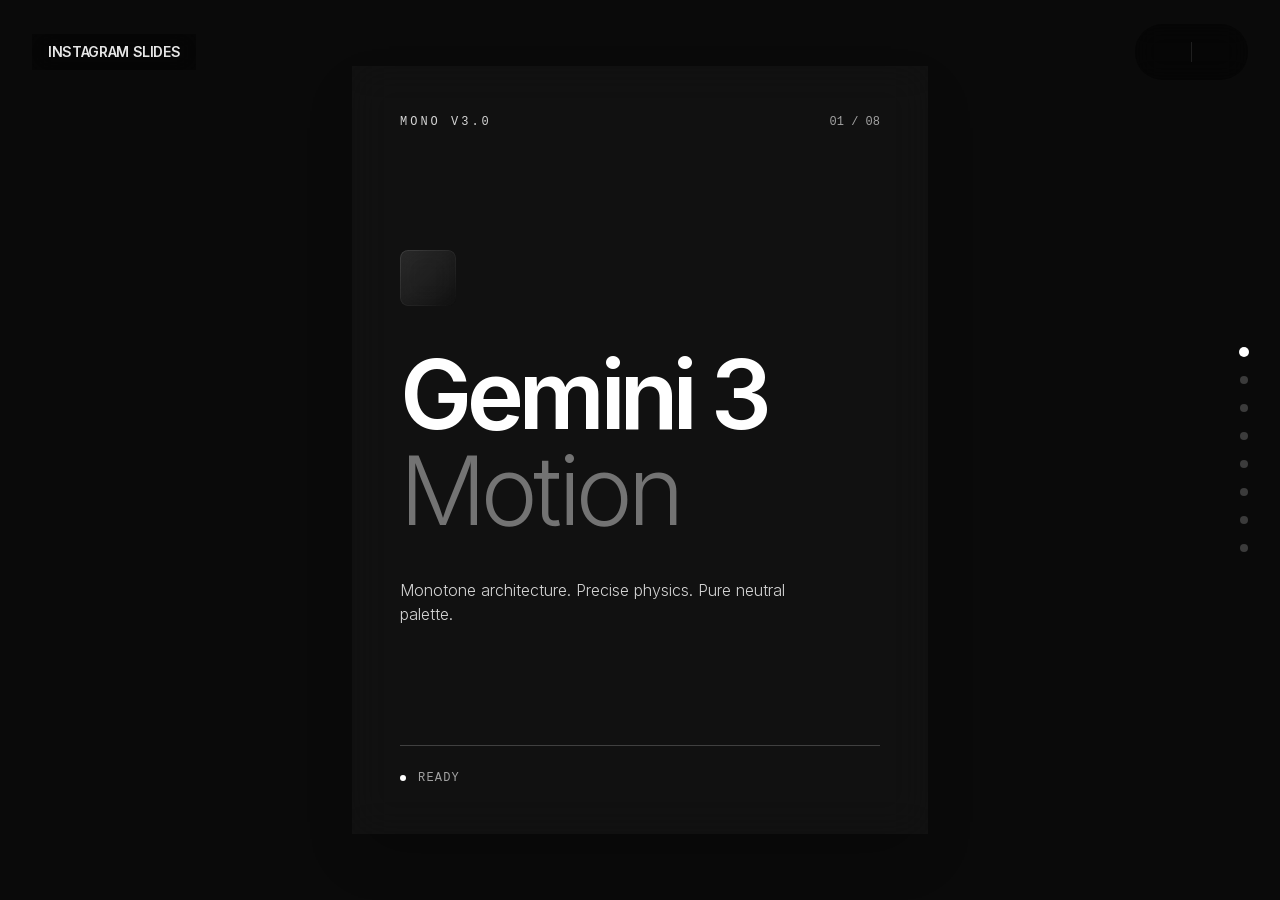
<file: templates/animations-gemini/index.html>
<html lang="en"><head><meta charset="utf-8"/>
<meta content="width=device-width, initial-scale=1.0" name="viewport"/>
<title>Gemini 3 Animation Guide - Monotone V2</title>
<!-- Scripts -->
<script src="assets/resource_3fa48481346f.js"></script>
<script src="assets/iconify-icon_e19829e7f0e8.js"></script>
<link href="assets/css2_d532a689d235.css" rel="stylesheet"/>
<style>
/* Base Setup */
:root {
--bg-deep: #050505;
}
body {
font-family: 'Inter', sans-serif;
background-color: var(--bg-deep);
color: #e5e5e5;
scrollbar-width: none;
-ms-overflow-style: none;
}
body::-webkit-scrollbar {
display: none;
}
html {
scroll-behavior: smooth;
}
/* Animations */
@keyframes animationIn {
0% { opacity: 0; transform: translateY(30px); filter: blur(10px); }
100% { opacity: 1; transform: translateY(0); filter: blur(0px); }
}
@keyframes marquee {
0% { transform: translateX(0); }
100% { transform: translateX(-50%); }
}
.animate-marquee { animation: marquee 40s linear infinite; }
@keyframes shimmer {
from { transform: translateX(-100%) skewX(-15deg); }
to { transform: translateX(200%) skewX(-15deg); }
}
@keyframes textSlide {
0% { transform: translateY(110%); opacity: 0; }
100% { transform: translateY(0); opacity: 1; }
}
.text-clip-anim span {
display: inline-block;
animation: textSlide 0.9s cubic-bezier(0.16, 1, 0.3, 1) forwards;
opacity: 0;
}
/* Flashlight Effect */
.flashlight-card { background: rgba(255, 255, 255, 0.01); }
.flashlight-card::before {
content: "";
position: absolute;
inset: 0px;
background: radial-gradient(
800px circle at var(--mouse-x) var(--mouse-y),
rgba(255, 255, 255, 0.08),
transparent 40%
);
opacity: 0;
transition: opacity 0.5s;
pointer-events: none;
z-index: 2;
}
.flashlight-card:hover::before { opacity: 1; }
/* Utility */
.glass-panel {
background: rgba(23, 23, 23, 0.6);
backdrop-filter: blur(20px);
}
</style>
<link href="assets/css2_86e10c4bcbd4.css" id="all-fonts-link-font-geist" rel="stylesheet"/><style id="all-fonts-style-font-geist">.font-geist { font-family: 'Geist', sans-serif !important; }</style><link href="assets/css2_0fc20595ebff.css" id="all-fonts-link-font-roboto" rel="stylesheet"/><style id="all-fonts-style-font-roboto">.font-roboto { font-family: 'Roboto', sans-serif !important; }</style><link href="assets/css2_23afcbef9bdd.css" id="all-fonts-link-font-montserrat" rel="stylesheet"/><style id="all-fonts-style-font-montserrat">.font-montserrat { font-family: 'Montserrat', sans-serif !important; }</style><link href="assets/css2_82ced711bf49.css" id="all-fonts-link-font-poppins" rel="stylesheet"/><style id="all-fonts-style-font-poppins">.font-poppins { font-family: 'Poppins', sans-serif !important; }</style><link href="assets/css2_fa22aa91016e.css" id="all-fonts-link-font-playfair" rel="stylesheet"/><style id="all-fonts-style-font-playfair">.font-playfair { font-family: 'Playfair Display', serif !important; }</style><link href="assets/css2_2b2d87bc82d8.css" id="all-fonts-link-font-instrument-serif" rel="stylesheet"/><style id="all-fonts-style-font-instrument-serif">.font-instrument-serif { font-family: 'Instrument Serif', serif !important; }</style><link href="assets/css2_4fef849c83da.css" id="all-fonts-link-font-merriweather" rel="stylesheet"/><style id="all-fonts-style-font-merriweather">.font-merriweather { font-family: 'Merriweather', serif !important; }</style><link href="assets/css2_a7b22b336fe1.css" id="all-fonts-link-font-bricolage" rel="stylesheet"/><style id="all-fonts-style-font-bricolage">.font-bricolage { font-family: 'Bricolage Grotesque', sans-serif !important; }</style><link href="assets/css2_0b2072b66163.css" id="all-fonts-link-font-jakarta" rel="stylesheet"/><style id="all-fonts-style-font-jakarta">.font-jakarta { font-family: 'Plus Jakarta Sans', sans-serif !important; }</style><link href="assets/css2_9b8bf743d4a8.css" id="all-fonts-link-font-manrope" rel="stylesheet"/><style id="all-fonts-style-font-manrope">.font-manrope { font-family: 'Manrope', sans-serif !important; }</style><link href="assets/css2_8e191ef32247.css" id="all-fonts-link-font-space-grotesk" rel="stylesheet"/><style id="all-fonts-style-font-space-grotesk">.font-space-grotesk { font-family: 'Space Grotesk', sans-serif !important; }</style><link href="assets/css2_70fd47a02eed.css" id="all-fonts-link-font-work-sans" rel="stylesheet"/><style id="all-fonts-style-font-work-sans">.font-work-sans { font-family: 'Work Sans', sans-serif !important; }</style><link href="assets/css2_b52fc18295f8.css" id="all-fonts-link-font-pt-serif" rel="stylesheet"/><style id="all-fonts-style-font-pt-serif">.font-pt-serif { font-family: 'PT Serif', serif !important; }</style><link href="assets/css2_62759cd015bd.css" id="all-fonts-link-font-geist-mono" rel="stylesheet"/><style id="all-fonts-style-font-geist-mono">.font-geist-mono { font-family: 'Geist Mono', monospace !important; }</style><link href="assets/css2_f495c2faa2a6.css" id="all-fonts-link-font-space-mono" rel="stylesheet"/><style id="all-fonts-style-font-space-mono">.font-space-mono { font-family: 'Space Mono', monospace !important; }</style><link href="assets/css2_6f16cdd6fd9f.css" id="all-fonts-link-font-quicksand" rel="stylesheet"/><style id="all-fonts-style-font-quicksand">.font-quicksand { font-family: 'Quicksand', sans-serif !important; }</style><link href="assets/css2_94cb6f0c406a.css" id="all-fonts-link-font-nunito" rel="stylesheet"/><style id="all-fonts-style-font-nunito">.font-nunito { font-family: 'Nunito', sans-serif !important; }</style><style id="border-gradient-shared-style">
[style*="--border-gradient"]::before {
content: "";
position: absolute;
inset: 0;
padding: 1px;
border-radius: var(--border-radius-before, inherit);
-webkit-mask: linear-gradient(#fff 0 0) content-box,
linear-gradient(#fff 0 0);
-webkit-mask-composite: xor;
mask-composite: exclude;
background: var(--border-gradient);
pointer-events: none;
}</style> <style>
/* 3D Transform utilities */
</style>
<script>
// Configure Tailwind to include our custom 3D transform utilities
tailwind.config = {
theme: {
extend: {
// Add any custom theme extensions here if needed
}
},
plugins: [
function({ addUtilities }) {
const rotateXUtilities = {};
const rotateYUtilities = {};
const rotateZUtilities = {};
const rotateValues = [0, 5, 10, 15, 20, 30, 45, 75];
// Generate rotate-x utilities
rotateValues.forEach((value) => {
rotateXUtilities[`.rotate-x-${value}`] = {
'--tw-rotate-x': `${value}deg`,
transform: `
translate3d(var(--tw-translate-x, 0), var(--tw-translate-y, 0), var(--tw-translate-z, 0))
rotateX(var(--tw-rotate-x, 0))
rotateY(var(--tw-rotate-y, 0))
rotateZ(var(--tw-rotate-z, 0))
skewX(var(--tw-skew-x, 0))
skewY(var(--tw-skew-y, 0))
scaleX(var(--tw-scale-x, 1))
scaleY(var(--tw-scale-y, 1))
`.replace(/\\s+/g, ' ').trim(),
};
if (value !== 0) {
rotateXUtilities[`.-rotate-x-${value}`] = {
'--tw-rotate-x': `-${value}deg`,
transform: `
translate3d(var(--tw-translate-x, 0), var(--tw-translate-y, 0), var(--tw-translate-z, 0))
rotateX(var(--tw-rotate-x, 0))
rotateY(var(--tw-rotate-y, 0))
rotateZ(var(--tw-rotate-z, 0))
skewX(var(--tw-skew-x, 0))
skewY(var(--tw-skew-y, 0))
scaleX(var(--tw-scale-x, 1))
scaleY(var(--tw-scale-y, 1))
`.replace(/\\s+/g, ' ').trim(),
};
}
});
// Generate rotate-y utilities
rotateValues.forEach((value) => {
rotateYUtilities[`.rotate-y-${value}`] = {
'--tw-rotate-y': `${value}deg`,
transform: `
translate3d(var(--tw-translate-x, 0), var(--tw-translate-y, 0), var(--tw-translate-z, 0))
rotateX(var(--tw-rotate-x, 0))
rotateY(var(--tw-rotate-y, 0))
rotateZ(var(--tw-rotate-z, 0))
skewX(var(--tw-skew-x, 0))
skewY(var(--tw-skew-y, 0))
scaleX(var(--tw-scale-x, 1))
scaleY(var(--tw-scale-y, 1))
`.replace(/\\s+/g, ' ').trim(),
};
if (value !== 0) {
rotateYUtilities[`.-rotate-y-${value}`] = {
'--tw-rotate-y': `-${value}deg`,
transform: `
translate3d(var(--tw-translate-x, 0), var(--tw-translate-y, 0), var(--tw-translate-z, 0))
rotateX(var(--tw-rotate-x, 0))
rotateY(var(--tw-rotate-y, 0))
rotateZ(var(--tw-rotate-z, 0))
skewX(var(--tw-skew-x, 0))
skewY(var(--tw-skew-y, 0))
scaleX(var(--tw-scale-x, 1))
scaleY(var(--tw-scale-y, 1))
`.replace(/\\s+/g, ' ').trim(),
};
}
});
// Generate rotate-z utilities
rotateValues.forEach((value) => {
rotateZUtilities[`.rotate-z-${value}`] = {
'--tw-rotate-z': `${value}deg`,
transform: `
translate3d(var(--tw-translate-x, 0), var(--tw-translate-y, 0), var(--tw-translate-z, 0))
rotateX(var(--tw-rotate-x, 0))
rotateY(var(--tw-rotate-y, 0))
rotateZ(var(--tw-rotate-z, 0))
skewX(var(--tw-skew-x, 0))
skewY(var(--tw-skew-y, 0))
scaleX(var(--tw-scale-x, 1))
scaleY(var(--tw-scale-y, 1))
`.replace(/\\s+/g, ' ').trim(),
};
if (value !== 0) {
rotateZUtilities[`.-rotate-z-${value}`] = {
'--tw-rotate-z': `-${value}deg`,
transform: `
translate3d(var(--tw-translate-x, 0), var(--tw-translate-y, 0), var(--tw-translate-z, 0))
rotateX(var(--tw-rotate-x, 0))
rotateY(var(--tw-rotate-y, 0))
rotateZ(var(--tw-rotate-z, 0))
skewX(var(--tw-skew-x, 0))
skewY(var(--tw-skew-y, 0))
scaleX(var(--tw-scale-x, 1))
scaleY(var(--tw-scale-y, 1))
`.replace(/\\s+/g, ' ').trim(),
};
}
});
// Perspective utilities
const perspectiveUtilities = {
".perspective-none": { perspective: "none" },
".perspective-dramatic": { perspective: "100px" },
".perspective-near": { perspective: "300px" },
".perspective-normal": { perspective: "500px" },
".perspective-midrange": { perspective: "800px" },
".perspective-distant": { perspective: "1200px" },
};
// Transform style utilities
const transformStyleUtilities = {
".transform-style-preserve-3d": { "transform-style": "preserve-3d" },
".transform-style-flat": { "transform-style": "flat" },
};
addUtilities({
...rotateXUtilities,
...rotateYUtilities,
...rotateZUtilities,
...perspectiveUtilities,
...transformStyleUtilities,
});
}
]
};
</script></head>
<body class="antialiased selection:bg-white/20 selection:text-white relative bg-neutral-950 overflow-hidden">
<!-- Fixed Header -->
<header class="fixed top-0 left-0 right-0 z-[60] px-4 md:px-8 py-4 md:py-6 flex justify-between items-center pointer-events-none">
<div class="pointer-events-auto">
<h1 class="text-xs md:text-sm font-semibold tracking-tight text-white uppercase opacity-90 backdrop-blur-md px-3 md:px-4 py-2 rounded-none bg-black/40">
                Instagram Slides
            </h1>
</div>
<div class="pointer-events-auto flex items-center gap-2 backdrop-blur-md p-2 rounded-full bg-black/40">
<button class="w-8 h-8 md:w-10 md:h-10 flex items-center justify-center rounded-full hover:bg-white/10 transition-colors text-white/70 hover:text-white" onclick="navigateSlide(-1)">
<iconify-icon class="md:w-6 md:h-6" icon="solar:alt-arrow-up-bold-duotone" width="20"></iconify-icon>
</button>
<div class="w-[1px] h-4 md:h-5 bg-white/10"></div>
<button class="w-8 h-8 md:w-10 md:h-10 flex items-center justify-center rounded-full hover:bg-white/10 transition-colors text-white/70 hover:text-white" onclick="navigateSlide(1)">
<iconify-icon class="md:w-6 md:h-6" icon="solar:alt-arrow-down-bold-duotone" width="20"></iconify-icon>
</button>
</div>
</header>
<!-- Navigation Dots (Hidden on Mobile) -->
<div class="fixed right-8 top-1/2 -translate-y-1/2 z-[60] hidden md:flex flex-col gap-5" id="nav-dots">
<a aria-label="Go to slide 1" class="nav-dot w-2 h-2 rounded-full hover:bg-white transition-all duration-300" href="#section-1"></a>
<a aria-label="Go to slide 2" class="nav-dot w-2 h-2 rounded-full hover:bg-white transition-all duration-300" href="#section-2"></a>
<a aria-label="Go to slide 3" class="nav-dot w-2 h-2 rounded-full hover:bg-white transition-all duration-300" href="#section-3"></a>
<a aria-label="Go to slide 4" class="nav-dot w-2 h-2 rounded-full hover:bg-white transition-all duration-300" href="#section-4"></a>
<a aria-label="Go to slide 5" class="nav-dot w-2 h-2 rounded-full hover:bg-white transition-all duration-300" href="#section-5"></a>
<a aria-label="Go to slide 6" class="nav-dot w-2 h-2 rounded-full hover:bg-white transition-all duration-300" href="#section-6"></a>
<a aria-label="Go to slide 7" class="nav-dot w-2 h-2 rounded-full hover:bg-white transition-all duration-300" href="#section-7"></a>
<a aria-label="Go to slide 8" class="nav-dot w-2 h-2 rounded-full hover:bg-white transition-all duration-300" href="#section-8"></a>
</div>
<!-- Scroll Container -->
<main class="overflow-y-scroll snap-y snap-mandatory scroll-smooth w-full h-screen relative" id="main-scroll">
<!-- Slide 1: Cover -->
<section class="snap-start shrink-0 flex w-full h-screen pt-0 pr-0 pb-0 pl-0 relative items-center justify-center" data-index="0" id="section-1">
<div class="h-full md:h-auto md:aspect-[3/4] glass-panel overflow-hidden flex flex-col group bg-center w-full max-w-none md:max-w-xl bg-cover rounded-none pt-20 md:pt-12 pr-6 md:pr-12 pb-12 pl-6 md:pl-12 relative shadow-2xl justify-between bg-[url(https://hoirqrkdgbmvpwutwuwj.supabase.co/storage/v1/object/public/assets/assets/53970266-f8db-425c-8883-5535f3e41c4d_1600w.webp)]" style="transition: outline 0.1s ease-in-out;">
<div class="flex justify-between items-center opacity-70 animate-on-scroll [animation:animationIn_0.8s_ease-out_0.1s_both] animate">
<span class="text-xs uppercase tracking-[0.25em] font-mono text-neutral-300">Mono V3.0</span>
<span class="text-xs font-mono text-neutral-400">01 / 08</span>
</div>
<div class="relative z-10 space-y-6 md:space-y-10">
<div class="flex animate-on-scroll [animation:animationIn_0.8s_ease-out_0.2s_both] animate bg-gradient-to-br from-white/10 to-white/0 w-12 h-12 md:w-14 md:h-14 rounded-lg mb-4 md:mb-6 backdrop-blur-md items-center justify-center" style="position: relative; --border-gradient: linear-gradient(135deg, rgba(255, 255, 255, 0.1), rgba(255, 255, 255, 0)); --border-radius-before: 8px">
<!-- Solar Icon -->
<iconify-icon class="text-2xl md:text-3xl text-white" icon="solar:stars-minimalistic-bold-duotone"></iconify-icon>
</div>
<h1 class="leading-[0.9] animate-on-scroll [animation:animationIn_0.8s_ease-out_0.3s_both] animate text-6xl md:text-8xl font-semibold text-white tracking-tighter">
          Gemini 3<br/>
<span class="font-light text-neutral-500">Motion</span>
</h1>
<p class="leading-relaxed animate-on-scroll [animation:animationIn_0.8s_ease-out_0.4s_both] animate text-sm md:text-base font-light text-neutral-300 max-w-[90%]">
          Monotone architecture. Precise physics. Pure neutral palette.
        </p>
</div>
<div class="space-y-6 animate-on-scroll [animation:animationIn_0.8s_ease-out_0.6s_both] animate">
<div class="h-[1px] w-full bg-white/20"></div>
<div class="flex justify-between items-end">
<div class="flex items-center gap-3 text-xs text-neutral-400 font-mono uppercase tracking-widest">
<span class="w-1.5 h-1.5 bg-white rounded-full animate-pulse"></span>
            Ready
          </div>
<iconify-icon class="text-2xl text-white animate-bounce" icon="solar:arrow-down-bold-duotone"></iconify-icon>
</div>
</div>
</div>
</section>
<!-- Slide 2: Intro -->
<section class="snap-start shrink-0 flex w-full h-screen pt-0 pr-0 pb-0 pl-0 relative items-center justify-center" data-index="1" id="section-2">
<div class="h-full md:h-auto md:aspect-[3/4] glass-panel overflow-hidden flex flex-col bg-center w-full bg-[url(https://hoirqrkdgbmvpwutwuwj.supabase.co/storage/v1/object/public/assets/assets/d1e715c0-e250-4e7f-a4f5-433e96d81f31_1600w.webp)] max-w-none md:max-w-xl bg-cover rounded-none pt-20 md:pt-12 pr-6 md:pr-12 pb-12 pl-6 md:pl-12 relative">
<span class="text-xs uppercase tracking-[0.25em] font-mono text-neutral-400 mb-6 md:mb-10 block animate-on-scroll [animation:animationIn_0.8s_ease-out_0.1s_both]">02 — Intro</span>
<h2 class="animate-on-scroll [animation:animationIn_0.8s_ease-out_0.2s_both] text-4xl md:text-6xl font-medium text-white tracking-tight mb-4 md:mb-6">
        Enhance with<br/><span class="text-neutral-500">Motion</span></h2>
<p class="text-sm md:text-base text-neutral-400 mb-8 md:mb-12 leading-relaxed max-w-md animate-on-scroll [animation:animationIn_0.8s_ease-out_0.3s_both]">
        Structure: Hero intro, hover interactions, reveal.
      </p>
<div class="flex-1 bg-neutral-900/60 rounded-none p-4 md:p-6 relative overflow-hidden group animate-on-scroll [animation:animationIn_0.8s_ease-out_0.4s_both]">
<div class="bg-center bg-gradient-to-br from-black/10 to-black/0 opacity-100 absolute top-0 right-0 bottom-0 left-0 backdrop-blur-lg">
</div>
<div class="z-10 mt-2 relative space-y-4">
<div class="animate-on-scroll [animation:animationIn_0.8s_ease-out_0.5s_both] bg-gradient-to-br from-white/10 to-white/0 w-2/3 h-8 rounded-none backdrop-blur">
</div>
<div class="animate-on-scroll [animation:animationIn_0.8s_ease-out_0.6s_both] bg-gradient-to-br from-white/10 to-white/0 w-full h-16 md:h-24 rounded-none backdrop-blur">
</div>
<div class="flex gap-3">
<div class="animate-on-scroll [animation:animationIn_0.8s_ease-out_0.7s_both] bg-gradient-to-br from-white/10 to-white/0 w-1/2 h-16 md:h-20 rounded-none backdrop-blur">
</div>
<div class="animate-on-scroll [animation:animationIn_0.8s_ease-out_0.8s_both] bg-gradient-to-br from-white/10 to-white/0 w-1/2 h-16 md:h-20 rounded-none backdrop-blur">
</div>
</div>
</div>
<div class="absolute bottom-6 left-6 right-6 bg-black/80 backdrop-blur-md p-4 rounded-none animate-on-scroll [animation:animationIn_0.8s_ease-out_1s_both]">
<p class="leading-tight text-xs md:text-base text-neutral-300 font-mono">
            "Animate when in view: fade in, slide in, blur in..."
          </p>
</div>
</div>
</div>
</section>
<!-- Slide 3: Buttons -->
<section class="snap-start shrink-0 flex w-full h-screen pt-0 pr-0 pb-0 pl-0 relative items-center justify-center" data-index="2" id="section-3">
<div class="h-full md:h-auto md:aspect-[3/4] glass-panel overflow-hidden flex flex-col bg-center w-full bg-[url(https://hoirqrkdgbmvpwutwuwj.supabase.co/storage/v1/object/public/assets/assets/6ea6d66c-a7a6-4548-9b3f-680a206078c3_1600w.webp)] max-w-none md:max-w-xl bg-cover rounded-none pt-20 md:pt-12 pr-6 md:pr-12 pb-12 pl-6 md:pl-12 relative items-center justify-center">
<div class="absolute top-20 md:top-12 left-6 md:left-12 right-6 md:right-12">
<span class="text-xs uppercase tracking-[0.25em] font-mono text-neutral-400">03 — Buttons</span>
<h2 class="text-4xl md:text-5xl font-medium text-white tracking-tight mt-4">Beam Animation</h2>
</div>
<div class="group animate-on-scroll [animation:animationIn_0.8s_ease-out_0.3s_both] mt-20 md:mt-80 relative scale-110 md:scale-125">
<div class="-inset-2 group-hover:opacity-100 transition duration-500 bg-neutral-600/30 opacity-0 rounded-full absolute blur-xl">
</div>
<!-- Shimmer Beam Animation Layer -->
<div class="absolute -inset-[1px] rounded-full overflow-hidden opacity-0 group-hover:opacity-100 transition duration-500 pointer-events-none">
<div class="absolute top-1/2 left-1/2 -translate-x-1/2 -translate-y-1/2 w-[300%] h-[300%] bg-[conic-gradient(from_0deg,transparent_0_340deg,white_360deg)] animate-[spin_2s_linear_infinite]"></div>
</div>
<button class="group relative z-10 flex items-center justify-center overflow-hidden rounded-full p-[1px] leading-none">
<span class="absolute inset-[-1000%] animate-[spin_2s_linear_infinite] bg-[conic-gradient(from_0deg,transparent_0_340deg,white_360deg)]"></span>
<span class="relative flex h-full w-full items-center rounded-full bg-black pt-4 pr-10 pb-4 pl-10 ring-1 ring-white/10">
<span class="absolute inset-0 overflow-hidden rounded-full">
<span class="absolute top-0 left-0 h-full w-full -skew-x-12 bg-gradient-to-r from-transparent via-white/20 to-transparent opacity-0 group-hover:animate-[shimmer_1.5s_infinite] group-hover:opacity-100"></span>
</span>
<span class="relative z-10 flex items-center">
<span class="text-lg font-medium tracking-wide text-white">Get Access</span>
</span>
<span class="relative z-10 ml-4 flex items-center text-neutral-500 transition duration-200 group-hover:translate-x-1 group-hover:text-white">
<iconify-icon class="text-2xl" icon="solar:arrow-right-bold-duotone"></iconify-icon>
</span>
</span>
</button>
</div>
<div class="mt-20 p-6 border-l-2 border-white/20 rounded-none w-full animate-on-scroll [animation:animationIn_0.8s_ease-out_0.5s_both]">
<p class="leading-relaxed text-sm md:text-base text-neutral-400 font-mono">
<span class="text-white">Prompt:</span> "Add a 1px shimmer beam animation around the pill-shaped button on
          hover."
        </p>
</div>
</div>
</section>
<!-- Slide 4: Typography -->
<section class="h-screen w-full snap-start shrink-0 flex items-center justify-center relative p-0" data-index="3" id="section-4">
<div class="h-full md:h-auto md:aspect-[3/4] glass-panel overflow-hidden flex flex-col bg-neutral-900/50 w-full max-w-none md:max-w-xl rounded-none pt-20 md:pt-12 pr-6 md:pr-12 pb-12 pl-6 md:pl-12 relative justify-center">
<span class="absolute top-20 md:top-12 left-6 md:left-12 text-xs uppercase tracking-[0.25em] font-mono text-neutral-500 animate-on-scroll [animation:animationIn_0.8s_ease-out_0.1s_both]">04 — Typography</span>
<div class="space-y-1">
<div class="flex animate-on-scroll [animation:animationIn_0.8s_ease-out_0.2s_both]">
<h2 class="text-5xl md:text-7xl font-semibold text-white tracking-tighter" style="animation-delay: 0s">Clip-path</h2>
</div>
<div class="flex animate-on-scroll [animation:animationIn_0.8s_ease-out_0.3s_both]">
<h2 class="text-5xl md:text-7xl font-semibold text-neutral-600 tracking-tighter" style="animation-delay: 0.1s">Typography</h2>
</div>
<div class="flex animate-on-scroll [animation:animationIn_0.8s_ease-out_0.4s_both]">
<h2 class="text-5xl md:text-7xl font-semibold text-neutral-800 tracking-tighter" style="animation-delay: 0.2s">Animation</h2>
</div>
</div>
<div class="animate-on-scroll [animation:animationIn_0.8s_ease-out_0.6s_both] text-sm md:text-base font-light text-neutral-500 border-neutral-800 border-l-2 mt-16 pl-6">
        "Add a vertical text clip slide down animation letter by letter"
      </div>
</div>
</section>
<!-- Slide 5: Logos -->
<section class="snap-start shrink-0 flex w-full h-screen pt-0 pr-0 pb-0 pl-0 relative items-center justify-center" data-index="4" id="section-5">
<div class="h-full md:h-auto md:aspect-[3/4] glass-panel overflow-hidden flex flex-col w-full max-w-none md:max-w-xl rounded-none p-0 relative justify-center bg-neutral-900/40">
<div class="p-6 md:p-12 pb-0">
<span class="text-xs uppercase tracking-[0.25em] font-mono text-neutral-500 animate-on-scroll [animation:animationIn_0.8s_ease-out_0.1s_both]">05 — Social Proof</span>
<h2 class="text-4xl md:text-5xl font-medium tracking-tight mt-4 mb-8 md:mb-16 text-white animate-on-scroll [animation:animationIn_0.8s_ease-out_0.2s_both]">
          Infinite Loop</h2>
</div>
<div class="relative w-full py-12 md:py-16 border-y border-white/5 bg-black/40 animate-on-scroll [animation:animationIn_0.8s_ease-out_0.4s_both]">
<div class="absolute left-0 top-0 bottom-0 w-12 md:w-24 z-10 bg-gradient-to-r from-[#0d0d0d] to-transparent"></div>
<div class="absolute right-0 top-0 bottom-0 w-12 md:w-24 z-10 bg-gradient-to-l from-[#0d0d0d] to-transparent"></div>
<div class="flex overflow-hidden w-full">
<div class="flex animate-marquee whitespace-nowrap gap-8 md:gap-16 items-center">
<!-- Brand icons -->
<iconify-icon class="text-2xl md:text-3xl text-neutral-400" icon="simple-icons:nvidia"></iconify-icon>
<iconify-icon class="text-2xl md:text-3xl text-neutral-400" icon="simple-icons:linear"></iconify-icon>
<iconify-icon class="text-2xl md:text-3xl text-neutral-400" icon="simple-icons:vercel"></iconify-icon>
<iconify-icon class="text-2xl md:text-3xl text-neutral-400" icon="simple-icons:apple"></iconify-icon>
<iconify-icon class="text-4xl md:text-5xl text-neutral-400" icon="simple-icons:stripe"></iconify-icon>
<iconify-icon class="text-4xl md:text-5xl text-neutral-400" icon="simple-icons:spacex"></iconify-icon>
<iconify-icon class="text-2xl md:text-3xl text-neutral-400" icon="simple-icons:nvidia"></iconify-icon>
<iconify-icon class="text-2xl md:text-3xl text-neutral-400" icon="simple-icons:linear"></iconify-icon>
<iconify-icon class="text-2xl md:text-3xl text-neutral-400" icon="simple-icons:vercel"></iconify-icon>
<iconify-icon class="text-2xl md:text-3xl text-neutral-400" icon="simple-icons:apple"></iconify-icon>
<iconify-icon class="text-4xl md:text-5xl text-neutral-400" icon="simple-icons:stripe"></iconify-icon>
<iconify-icon class="text-4xl md:text-5xl text-neutral-400" icon="simple-icons:spacex"></iconify-icon>
</div>
</div>
</div>
<div class="pt-8 pr-6 md:pr-12 pb-12 pl-6 md:pl-12">
<p class="animate-on-scroll [animation:animationIn_0.8s_ease-out_0.6s_both] text-sm md:text-base text-neutral-400 font-mono">
          "Add a marquis infinite loop slow animation using alpha mask"
        </p>
</div>
</div>
</section>
<!-- Slide 6: Switching -->
<section class="h-screen w-full snap-start shrink-0 flex items-center justify-center relative p-0" data-index="5" id="section-6">
<div class="h-full md:h-auto md:aspect-[3/4] glass-panel overflow-hidden flex flex-col bg-center w-full bg-[url(https://hoirqrkdgbmvpwutwuwj.supabase.co/storage/v1/object/public/assets/assets/47ccf769-0cb4-4a95-804e-cc919fd6d449_1600w.webp)] max-w-none md:max-w-xl bg-cover rounded-none pt-20 md:pt-12 pr-6 md:pr-12 pb-12 pl-6 md:pl-12 relative items-center justify-center">
<span class="absolute top-20 md:top-12 left-6 md:left-12 text-xs uppercase tracking-[0.25em] font-mono text-neutral-500 animate-on-scroll [animation:animationIn_0.8s_ease-out_0.1s_both]">06 — Switching</span>
<div class="flex animate-on-scroll [animation:animationIn_0.8s_ease-out_0.3s_both] w-full h-80 relative perspective-1000 items-center justify-center">
<div class="absolute w-[80%] h-[80%] bg-neutral-800/80 backdrop-blur rounded-none -translate-y-6 scale-95 opacity-40">
</div>
<div class="flex flex-col transition-all duration-500 hover:scale-[1.02] z-10 bg-stone-950 w-[85%] h-[85%] ring-white/10 ring-1 rounded-none pt-8 pr-8 pb-8 pl-8 absolute shadow-2xl">
<div class="flex bg-gradient-to-br from-white/10 to-white/0 w-12 h-12 rounded-none mb-6 items-center justify-center">
<iconify-icon class="text-2xl text-white" icon="solar:database-bold-duotone"></iconify-icon>
</div>
<div class="bg-gradient-to-br from-white/10 to-white/0 w-16 h-3 rounded-sm mb-6"></div>
<div class="bg-gradient-to-br from-white/10 to-white/0 w-full h-3 rounded-sm mb-3"></div>
<div class="bg-gradient-to-br from-white/10 to-white/0 w-2/3 h-3 rounded-sm"></div>
</div>
<div class="absolute -bottom-12 flex gap-6">
<button class="flex hover:bg-white hover:text-black transition-colors text-neutral-400 bg-neutral-900 w-12 h-12 rounded-full items-center justify-center" style="position: relative; --border-gradient: linear-gradient(135deg, rgba(255, 255, 255, 0.1), rgba(255, 255, 255, 0)); --border-radius-before: 9999px">
<iconify-icon class="text-xl" icon="solar:arrow-left-bold-duotone"></iconify-icon>
</button>
<button class="flex hover:bg-white hover:text-black transition-colors text-neutral-400 bg-neutral-900 w-12 h-12 rounded-full items-center justify-center" style="position: relative; --border-gradient: linear-gradient(135deg, rgba(255, 255, 255, 0.1), rgba(255, 255, 255, 0)); --border-radius-before: 9999px">
<iconify-icon class="text-xl" icon="solar:arrow-right-bold-duotone"></iconify-icon>
</button>
</div>
</div>
<div class="mt-24 pt-8 pr-6 md:pr-12 pb-12 pl-6 md:pl-12">
<p class="animate-on-scroll [animation:animationIn_0.8s_ease-out_0.6s_both] text-sm md:text-base text-neutral-400 font-mono">"Animate the cards to rotate between 3 cards in a loop. Add prev/next arrows to switch between cards."</p>
</div></div>
</section>
<!-- Slide 7: Interaction -->
<section class="h-screen w-full snap-start shrink-0 flex items-center justify-center relative p-0" data-index="6" id="section-7">
<div class="h-full md:h-auto md:aspect-[3/4] glass-panel overflow-hidden flex flex-col bg-center w-full bg-[url(https://hoirqrkdgbmvpwutwuwj.supabase.co/storage/v1/object/public/assets/assets/7b8e6a1f-44f9-49ef-a26c-bf0d87724acf_1600w.webp)] max-w-none md:max-w-xl bg-cover rounded-none pt-20 md:pt-12 pr-6 md:pr-12 pb-12 pl-6 md:pl-12 relative justify-center">
<span class="absolute top-20 md:top-12 left-6 md:left-12 text-xs uppercase tracking-[0.25em] font-mono text-neutral-500 animate-on-scroll [animation:animationIn_0.8s_ease-out_0.1s_both]">07 — Interaction</span>
<h2 class="text-4xl md:text-5xl font-medium tracking-tight mb-8 md:mb-12 text-white animate-on-scroll [animation:animationIn_0.8s_ease-out_0.2s_both]">
        Flashlight Reveal</h2>
<div class="grid grid-cols-2 gap-x-4 md:gap-x-6 gap-y-4 md:gap-y-6">
<div class="flashlight-card relative aspect-square border-0 bg-neutral-900/60 ring-1 ring-white/5 rounded-none p-4 md:p-6 flex flex-col justify-end group overflow-hidden animate-on-scroll [animation:animationIn_0.8s_ease-out_0.4s_both]" onmousemove="const rect = this.getBoundingClientRect(); this.style.setProperty('--mouse-x', `${event.clientX - rect.left}px`); this.style.setProperty('--mouse-y', `${event.clientY - rect.top}px`);">
<iconify-icon class="text-3xl md:text-5xl text-neutral-500 mb-2 md:mb-4 group-hover:text-white transition-colors duration-500" icon="solar:layers-minimalistic-bold-duotone"></iconify-icon>
<div class="text-xs md:text-sm text-neutral-400 font-medium tracking-wide">Hover Me</div>
</div>
<div class="flashlight-card aspect-square flex flex-col group overflow-hidden animate-on-scroll [animation:animationIn_0.8s_ease-out_0.6s_both] bg-neutral-900/60 border-0 ring-white/5 ring-1 rounded-none p-4 md:p-6 relative backdrop-blur justify-end" onmousemove="const rect = this.getBoundingClientRect(); this.style.setProperty('--mouse-x', `${event.clientX - rect.left}px`); this.style.setProperty('--mouse-y', `${event.clientY - rect.top}px`);" style="--mouse-x: 106.5px; --mouse-y: 219px;">
<iconify-icon class="text-3xl md:text-5xl text-neutral-500 mb-2 md:mb-4 group-hover:text-white transition-colors duration-500" icon="solar:cpu-bold-duotone"></iconify-icon>
<div class="text-xs md:text-sm text-neutral-400 font-medium tracking-wide">Trace Border</div>
</div>
</div>
<div class="mt-8 md:mt-10 text-xs text-neutral-500 font-mono animate-on-scroll [animation:animationIn_0.8s_ease-out_0.8s_both]">
        "Add a subtle flashlight effect on hover/mouse position to background."
      </div>
</div>
</section>
<!-- Slide 8: End -->
<section class="h-screen w-full snap-start shrink-0 flex items-center justify-center relative p-0" data-index="7" id="section-8">
<div class="h-full md:h-auto md:aspect-[3/4] glass-panel overflow-hidden flex flex-col bg-center w-full bg-[url(https://hoirqrkdgbmvpwutwuwj.supabase.co/storage/v1/object/public/assets/assets/67df17f7-9681-4bd3-927b-ac569042a884_1600w.webp)] max-w-none md:max-w-xl bg-cover rounded-none pt-0 pr-0 pb-0 pl-0 relative justify-between">
<div class="p-6 md:p-12 pt-20 md:pt-12">
<span class="text-xs uppercase tracking-[0.25em] font-mono text-neutral-500 animate-on-scroll [animation:animationIn_0.8s_ease-out_0.1s_both]">08 — End</span>
<h1 class="animate-on-scroll [animation:animationIn_0.8s_ease-out_0.2s_both] text-5xl md:text-7xl font-medium text-white tracking-tighter mt-6 mb-4">
          Build Better<br/>Interfaces.</h1>
</div>
<div class="overflow-hidden mask-image-gradient animate-on-scroll [animation:animationIn_0.8s_ease-out_0.4s_both] h-48 md:h-56 z-10 relative" style="mask-image: linear-gradient(180deg, transparent, black 20%, black 95%, transparent); -webkit-mask-image: linear-gradient(180deg, transparent, black 20%, black 95%, transparent);">
<div class="space-y-4 p-6 md:p-8 opacity-60 grayscale hover:grayscale-0 transition-all duration-700">
<div class="bg-gradient-to-br from-black/0 via-black/10 to-black/0 ring-white/5 ring-1 rounded-none px-4 py-4 md:px-6 md:py-6 backdrop-blur-sm">
<p class="text-sm md:text-base text-neutral-300">"The beam effect is subtle but changes everything."</p>
</div>
<div class="bg-gradient-to-br from-black/0 via-black/10 to-black/0 ring-white/5 ring-1 rounded-none ml-4 md:ml-8 px-4 py-4 md:px-6 md:py-6 backdrop-blur-sm">
<p class="text-sm md:text-base text-neutral-300">"Gemini 3 understands motion physics."</p>
</div>
<div class="bg-gradient-to-br from-black/0 via-black/10 to-black/0 rounded-none ring-white/5 ring-1 px-4 py-4 md:px-6 md:py-6 backdrop-blur-sm">
<p class="text-xs md:text-sm text-neutral-300">"Cleanest implementation of glassmorphism."</p>
</div>
</div>
</div>
<div class="animate-on-scroll [animation:animationIn_0.8s_ease-out_0.6s_both] bg-gradient-to-t from-black/90 to-transparent p-6 md:p-12 pb-12">
<button class="w-full group relative flex items-center justify-center gap-3 bg-white text-black py-4 md:py-5 rounded-none overflow-hidden hover:bg-neutral-200 transition-colors">
<span class="text-xs md:text-sm font-bold uppercase tracking-widest z-10">Follow @mengto</span>
<iconify-icon class="text-xl md:text-2xl z-10 group-hover:translate-x-1 group-hover:-translate-y-1 transition-transform" icon="solar:arrow-right-up-bold-duotone"></iconify-icon>
</button>
</div>
</div>
</section>
</main>
<script>
        // Existing Animation Observer
        (function () {
            const style = document.createElement("style");
            style.textContent = `
            .animate-on-scroll { animation-play-state: paused !important; }
            .animate-on-scroll.animate { animation-play-state: running !important; }
            `;
            document.head.appendChild(style);

            const once = true;

            if (!window.__inViewIO) {
            window.__inViewIO = new IntersectionObserver((entries) => {
                entries.forEach((entry) => {
                if (entry.isIntersecting) {
                    entry.target.classList.add("animate");
                    if (once) window.__inViewIO.unobserve(entry.target);
                }
                });
            }, { threshold: 0.2 });
            }

            window.initInViewAnimations = function (selector = ".animate-on-scroll") {
            document.querySelectorAll(selector).forEach((el) => {
                window.__inViewIO.observe(el);
            });
            };

            document.addEventListener("DOMContentLoaded", () => initInViewAnimations());
        })();

        // Navigation Logic
        const sections = document.querySelectorAll('section');
        const dots = document.querySelectorAll('.nav-dot');
        const scroller = document.getElementById('main-scroll');
        let currentSectionIndex = 0;

        // Update Active Dot based on scroll
        const navObserver = new IntersectionObserver((entries) => {
            entries.forEach(entry => {
                if (entry.isIntersecting) {
                    const index = parseInt(entry.target.getAttribute('data-index'));
                    currentSectionIndex = index;
                    
                    // Update dots
                    dots.forEach(d => {
                        d.classList.remove('bg-white', 'scale-125');
                        d.classList.add('bg-white/20');
                    });
                    
                    // Highlight current dot
                    if(dots[index]) {
                        dots[index].classList.remove('bg-white/20');
                        dots[index].classList.add('bg-white', 'scale-125');
                    }
                }
            });
        }, { threshold: 0.5 });

        sections.forEach(section => navObserver.observe(section));

        // Arrow Navigation
        window.navigateSlide = function(direction) {
            let nextIndex = currentSectionIndex + direction;
            
            // Clamp
            if (nextIndex < 0) nextIndex = 0;
            if (nextIndex >= sections.length) nextIndex = sections.length - 1;
            
            // Scroll
            const target = sections[nextIndex];
            if(target) {
                target.scrollIntoView({ behavior: 'smooth' });
            }
        }
    </script>
<script data-img-fallback-handler="">!function(){var f=["https://hoirqrkdgbmvpwutwuwj.supabase.co/storage/v1/object/public/assets/assets/917d6f93-fb36-439a-8c48-884b67b35381_1600w.jpg","https://hoirqrkdgbmvpwutwuwj.supabase.co/storage/v1/object/public/assets/assets/4734259a-bad7-422f-981e-ce01e79184f2_1600w.jpg","https://hoirqrkdgbmvpwutwuwj.supabase.co/storage/v1/object/public/assets/assets/c543a9e1-f226-4ced-80b0-feb8445a75b9_1600w.jpg","https://hoirqrkdgbmvpwutwuwj.supabase.co/storage/v1/object/public/assets/assets/5bab247f-35d9-400d-a82b-fd87cfe913d2_1600w.webp","https://hoirqrkdgbmvpwutwuwj.supabase.co/storage/v1/object/public/assets/assets/30104e3c-5eea-4b93-93e9-5313698a7156_1600w.webp"],h=new Set;function g(s){for(var x=0,i=0;i<s.length;i++)x=(x<<5)-x+s.charCodeAt(i)|0;return f[Math.abs(x)%f.length]}function r(t){var s=t.src;if(s&&!h.has(s)){h.add(s);t.src=g(s)}}window.addEventListener("error",function(e){var t=e.target;if(t&&t.tagName==="IMG")r(t)},!0);function c(){document.querySelectorAll("img").forEach(function(i){if(i.complete&&!i.naturalWidth&&i.src)r(i)})}if(document.readyState==="loading")document.addEventListener("DOMContentLoaded",c);else c()}()</script></body></html>
</file>
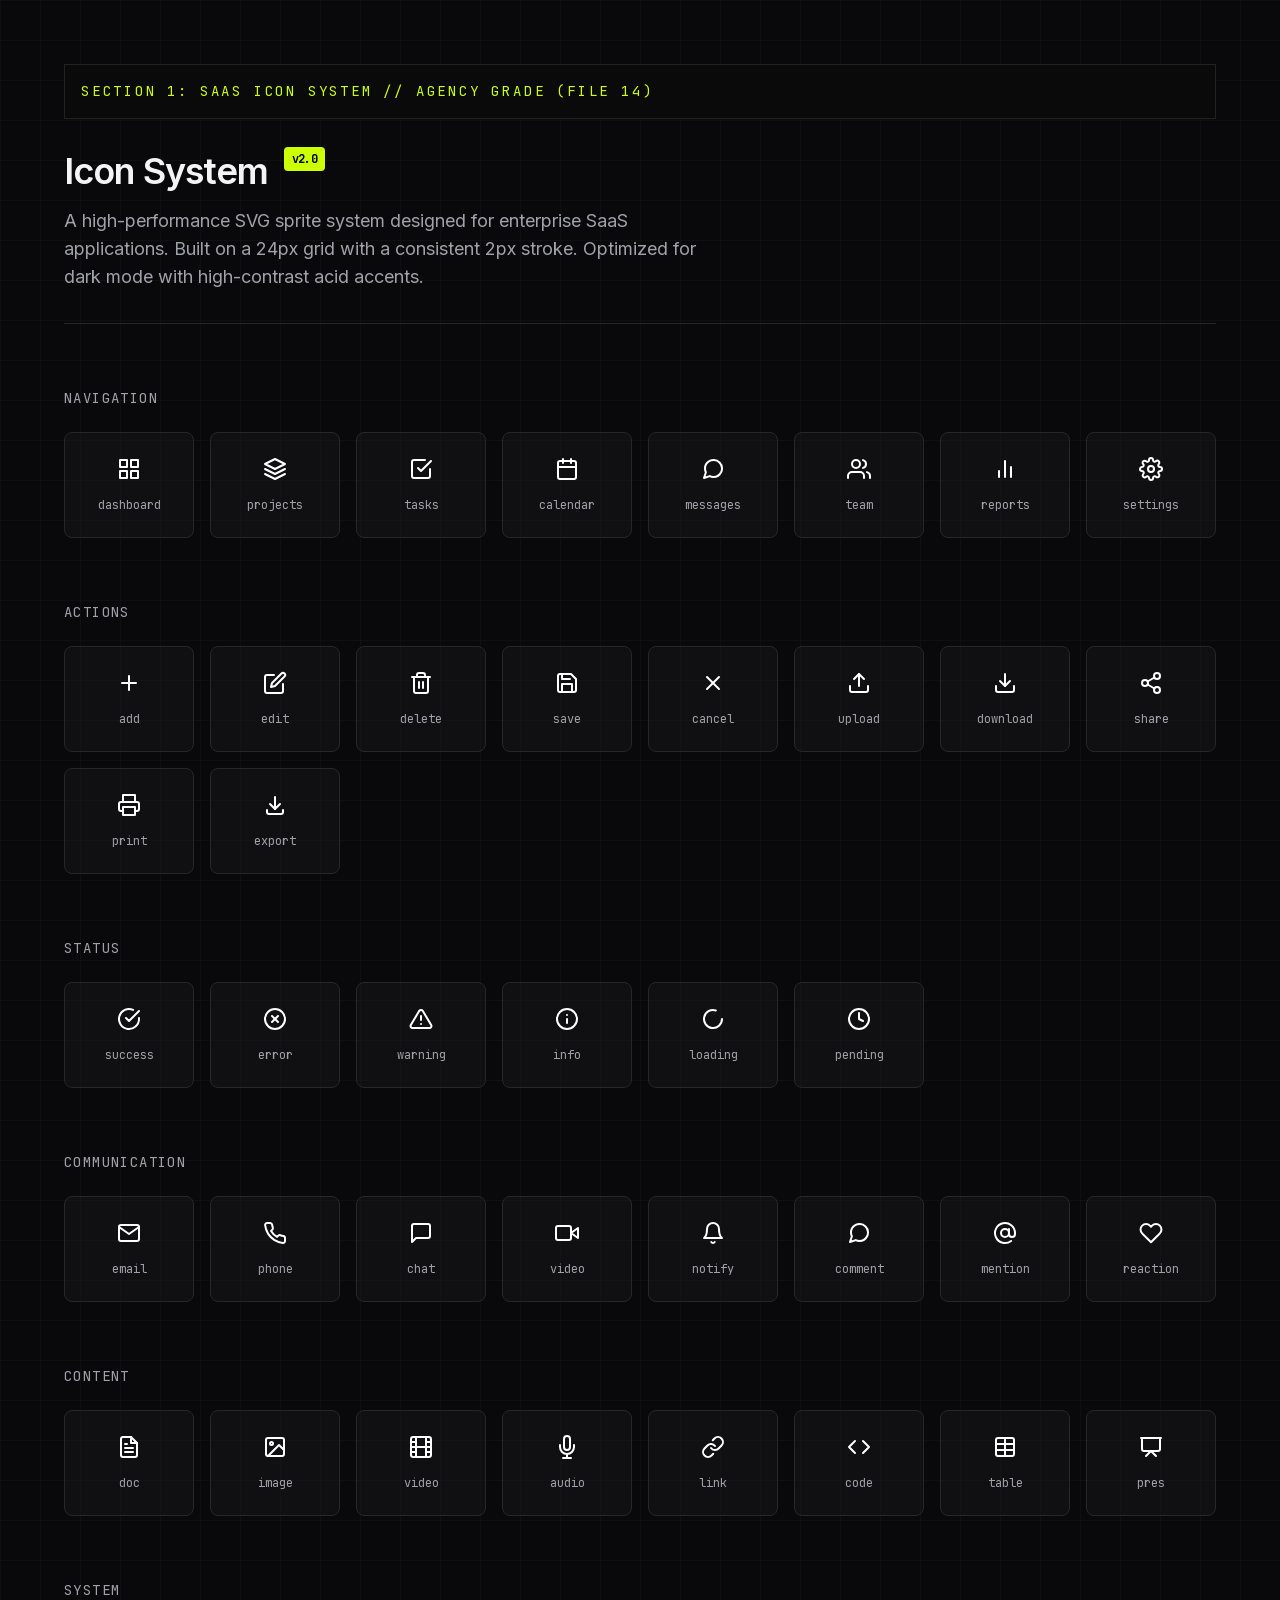
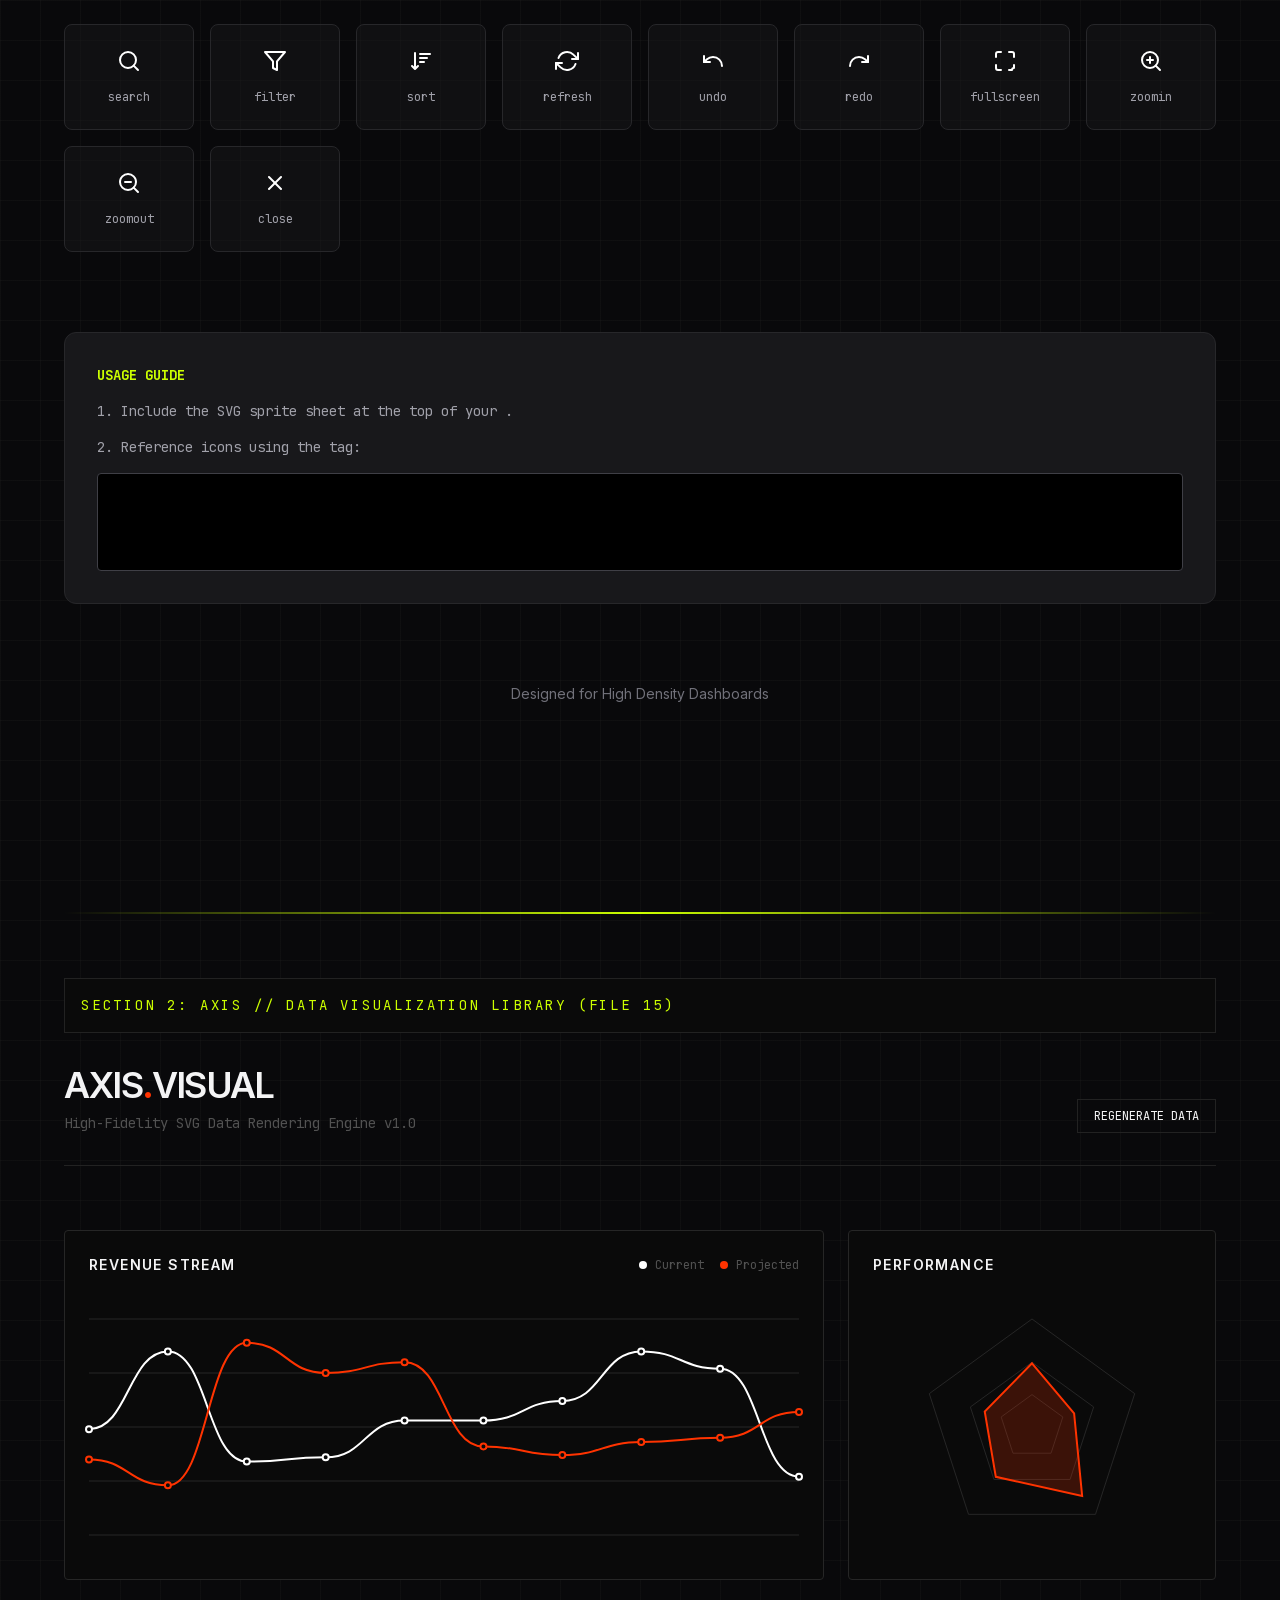
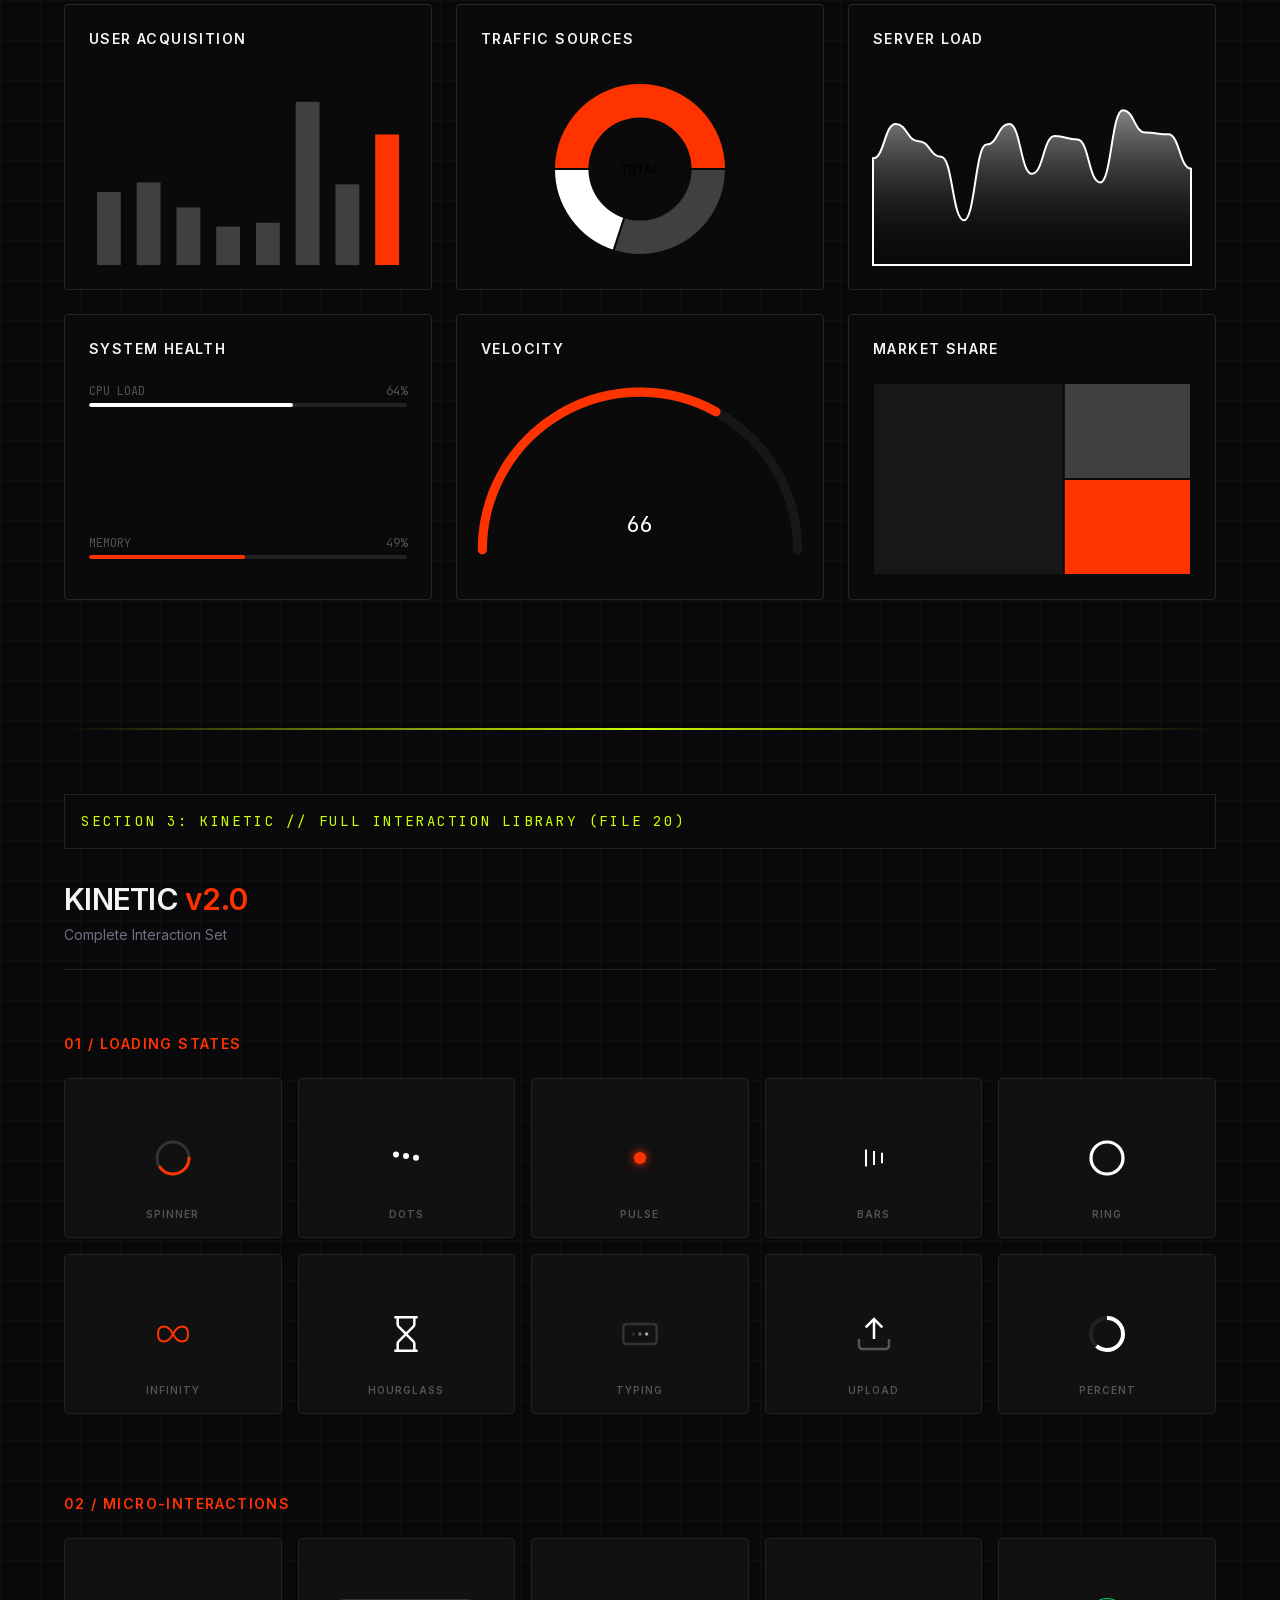
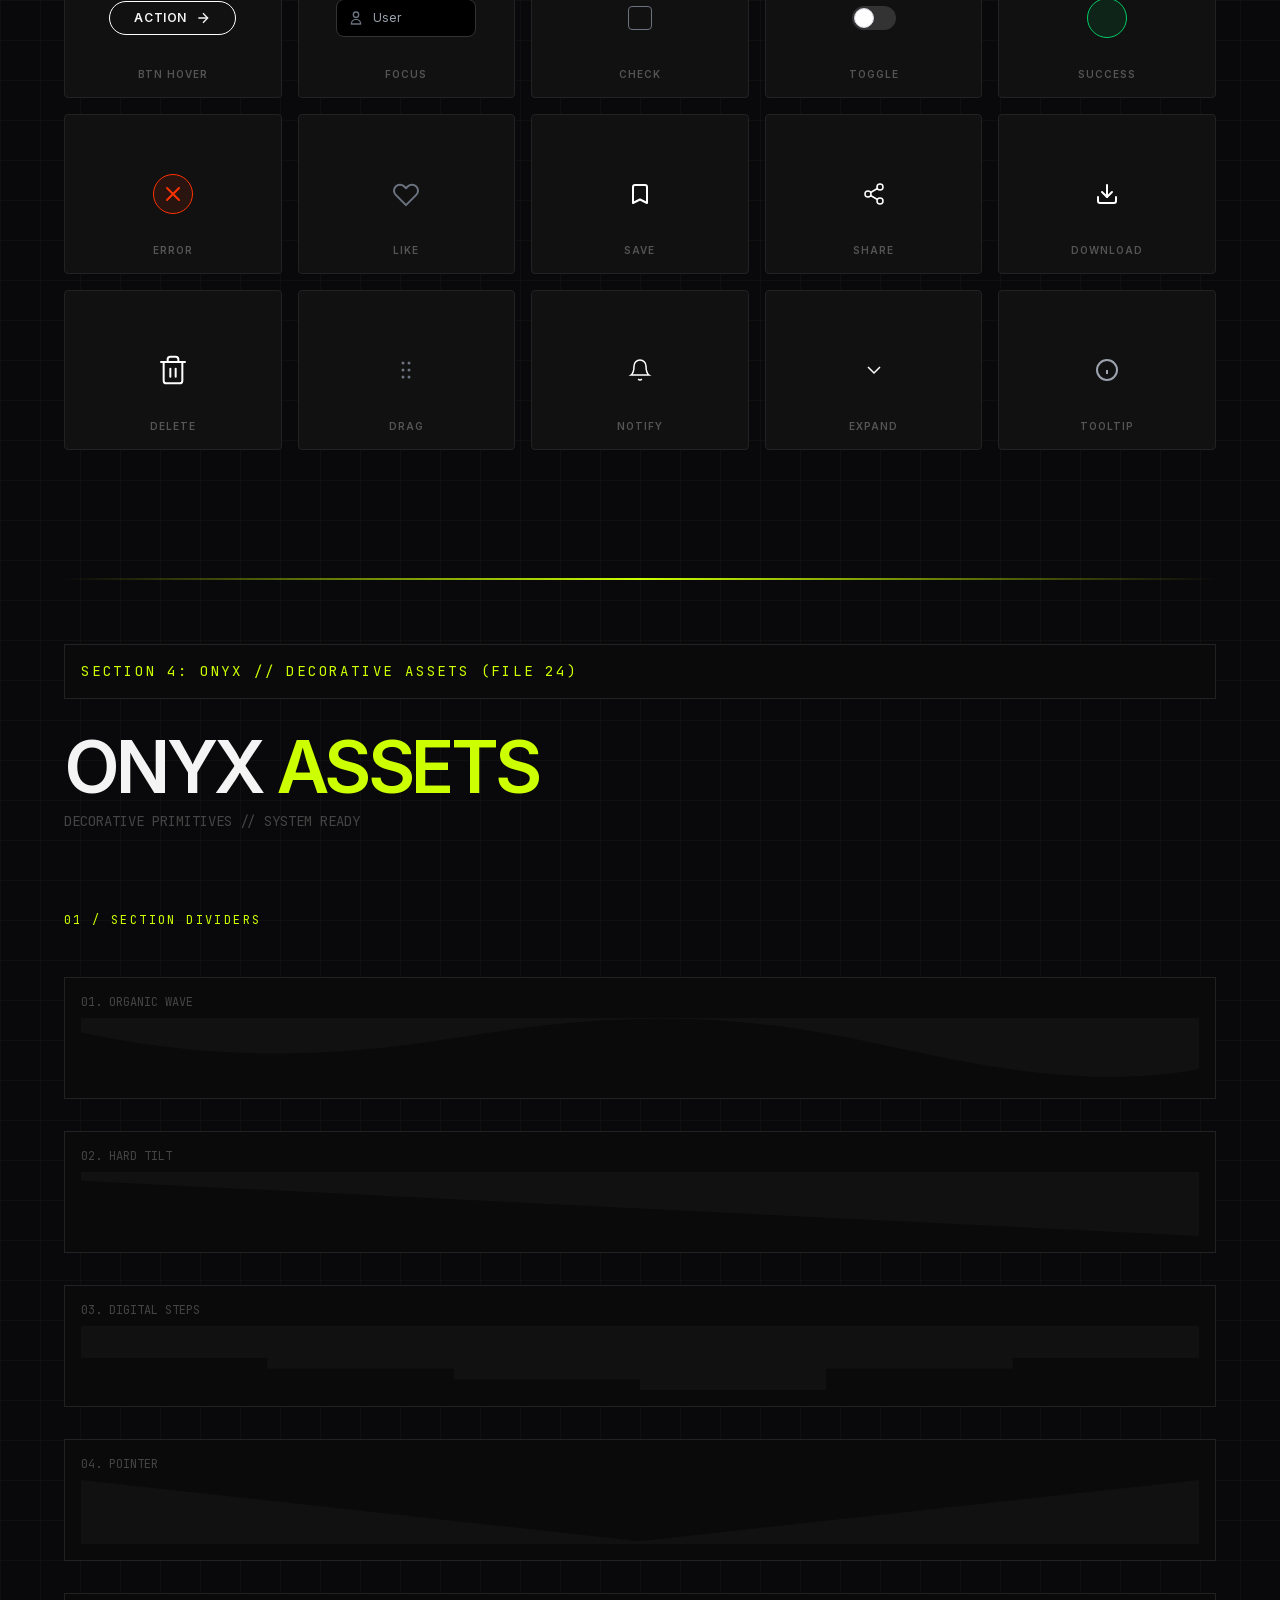
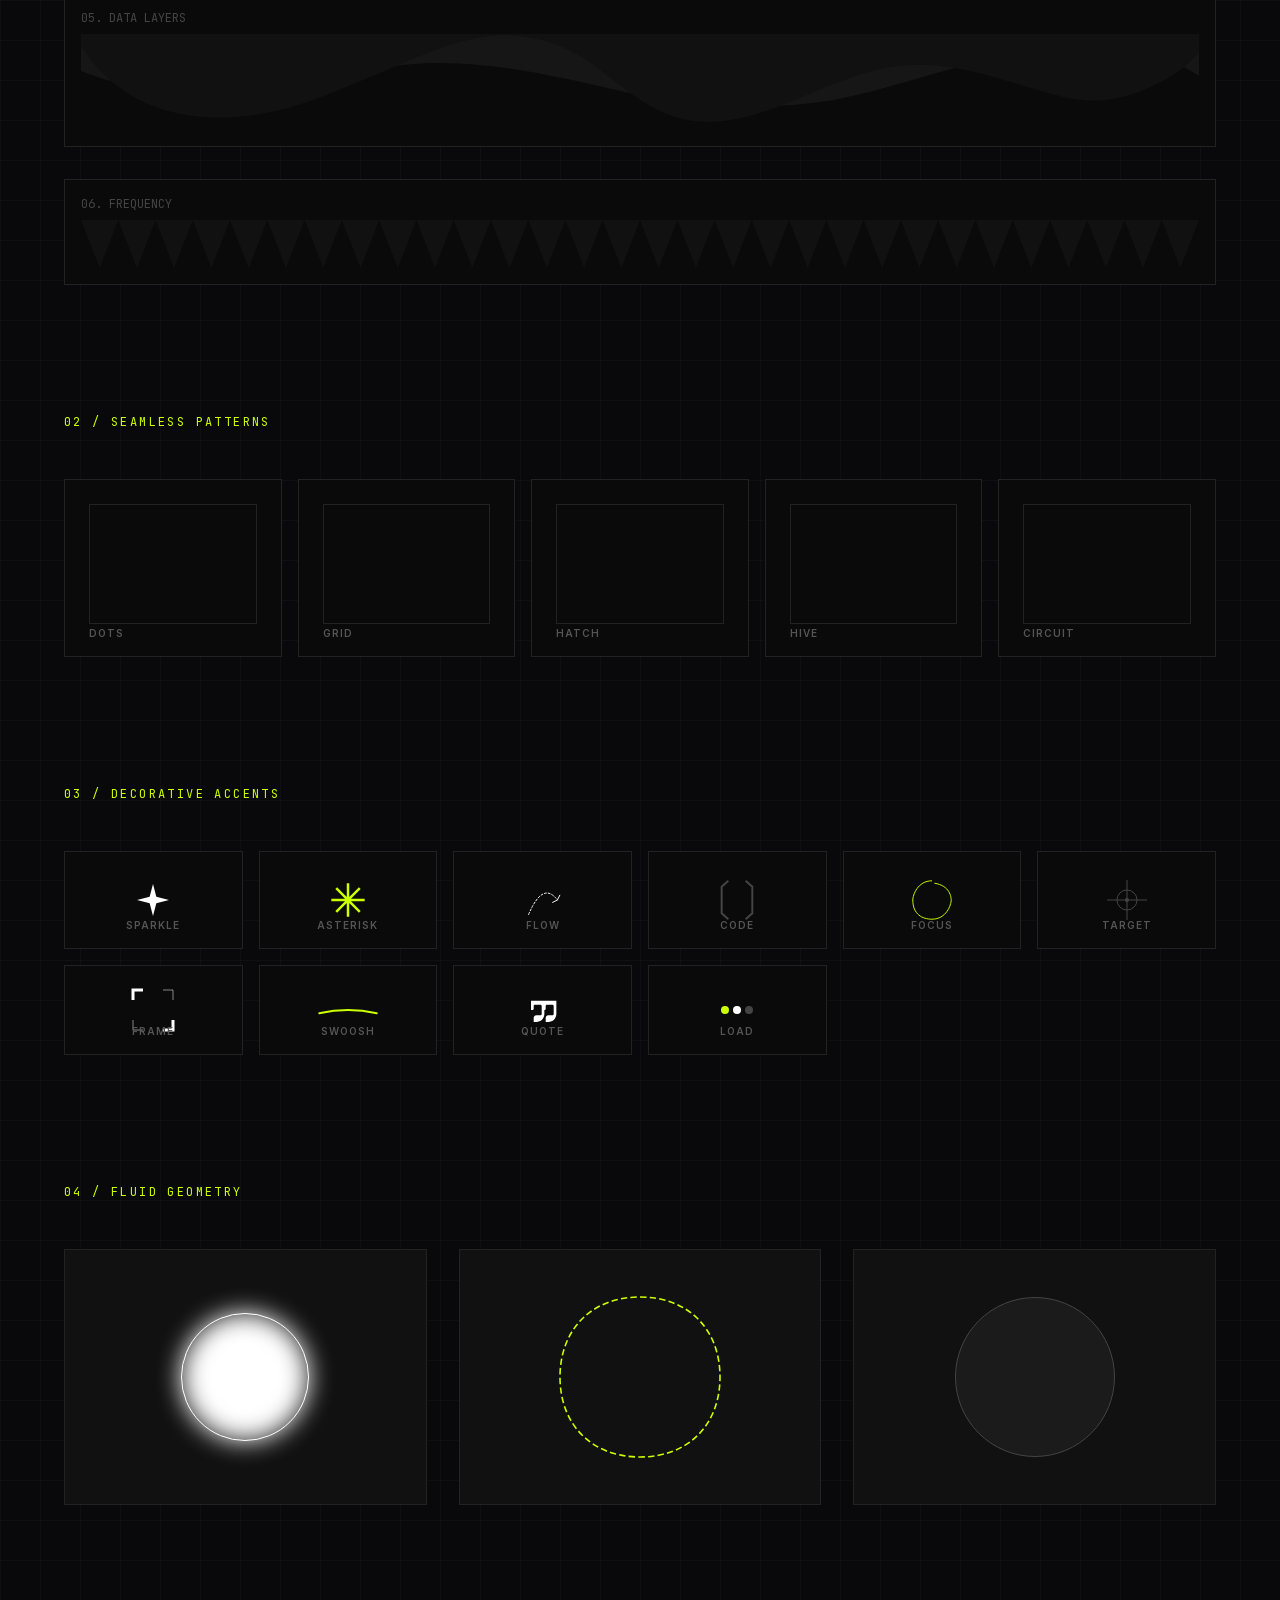
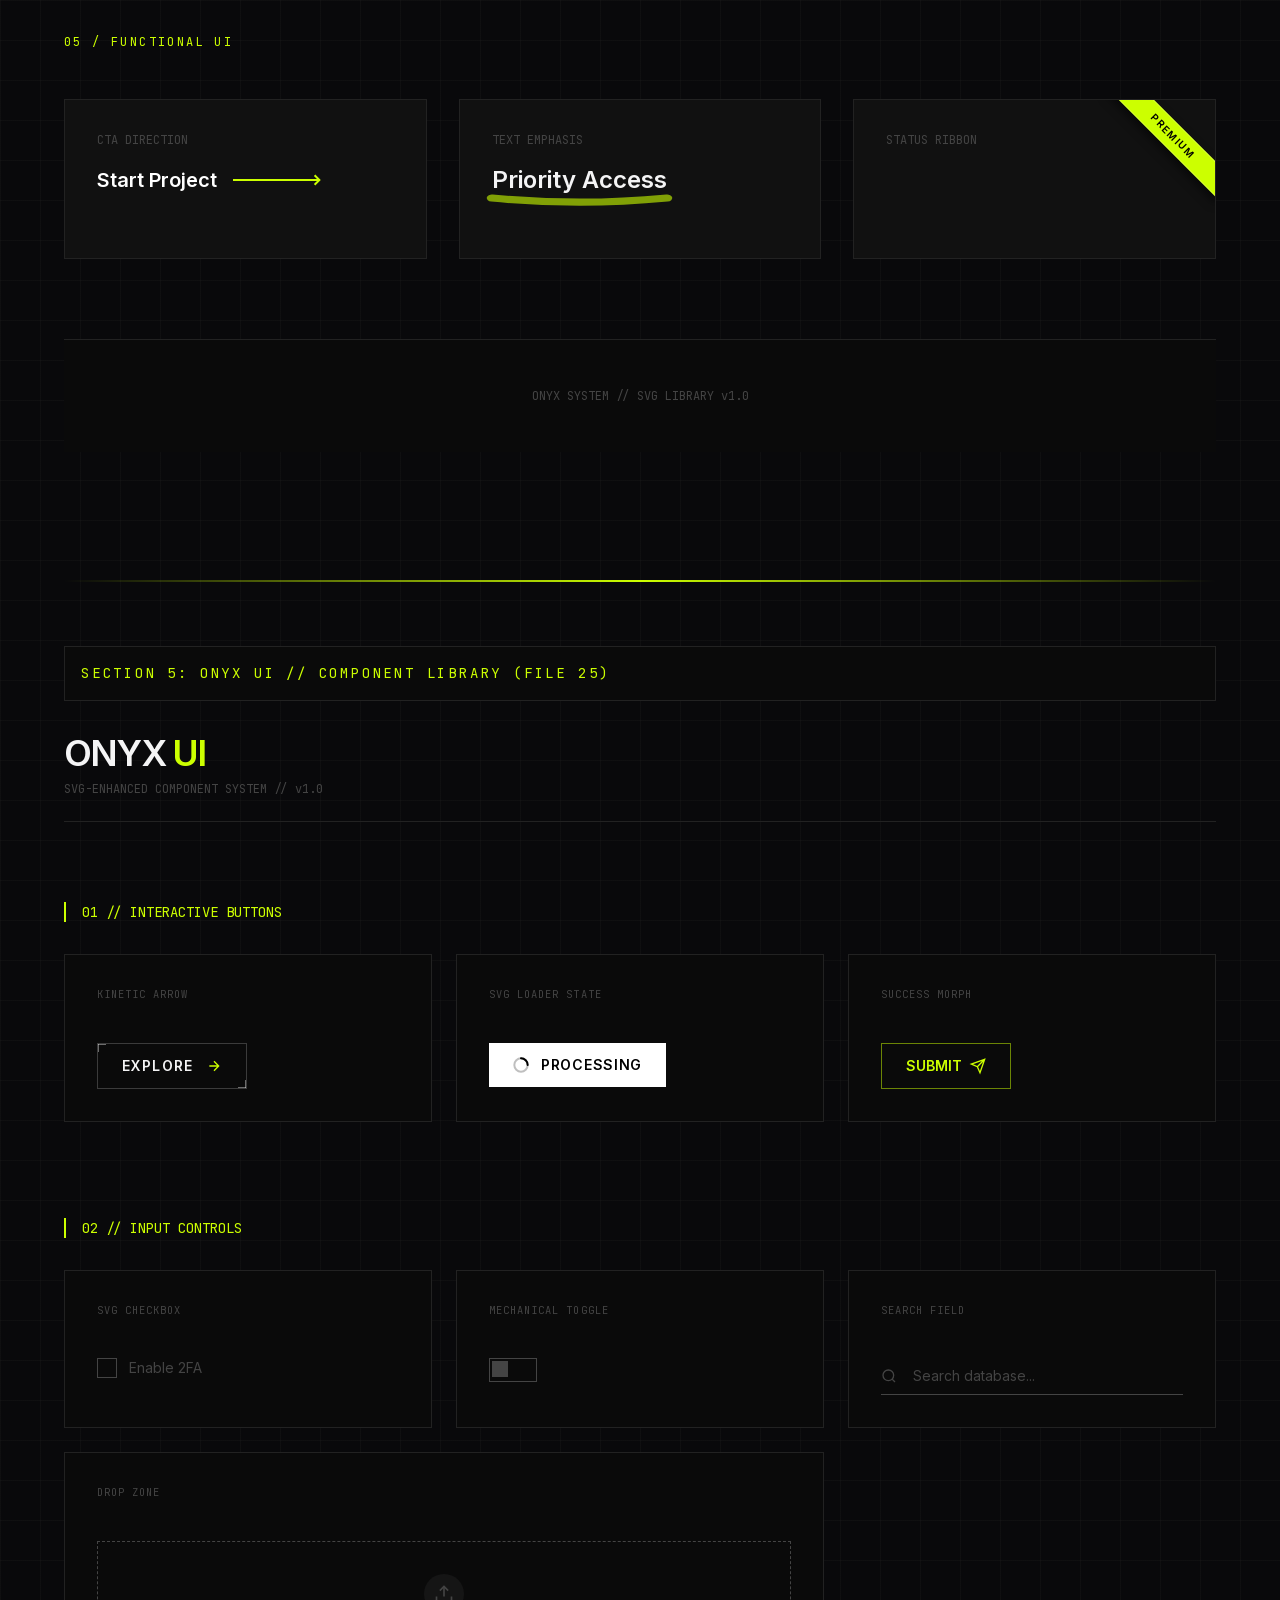
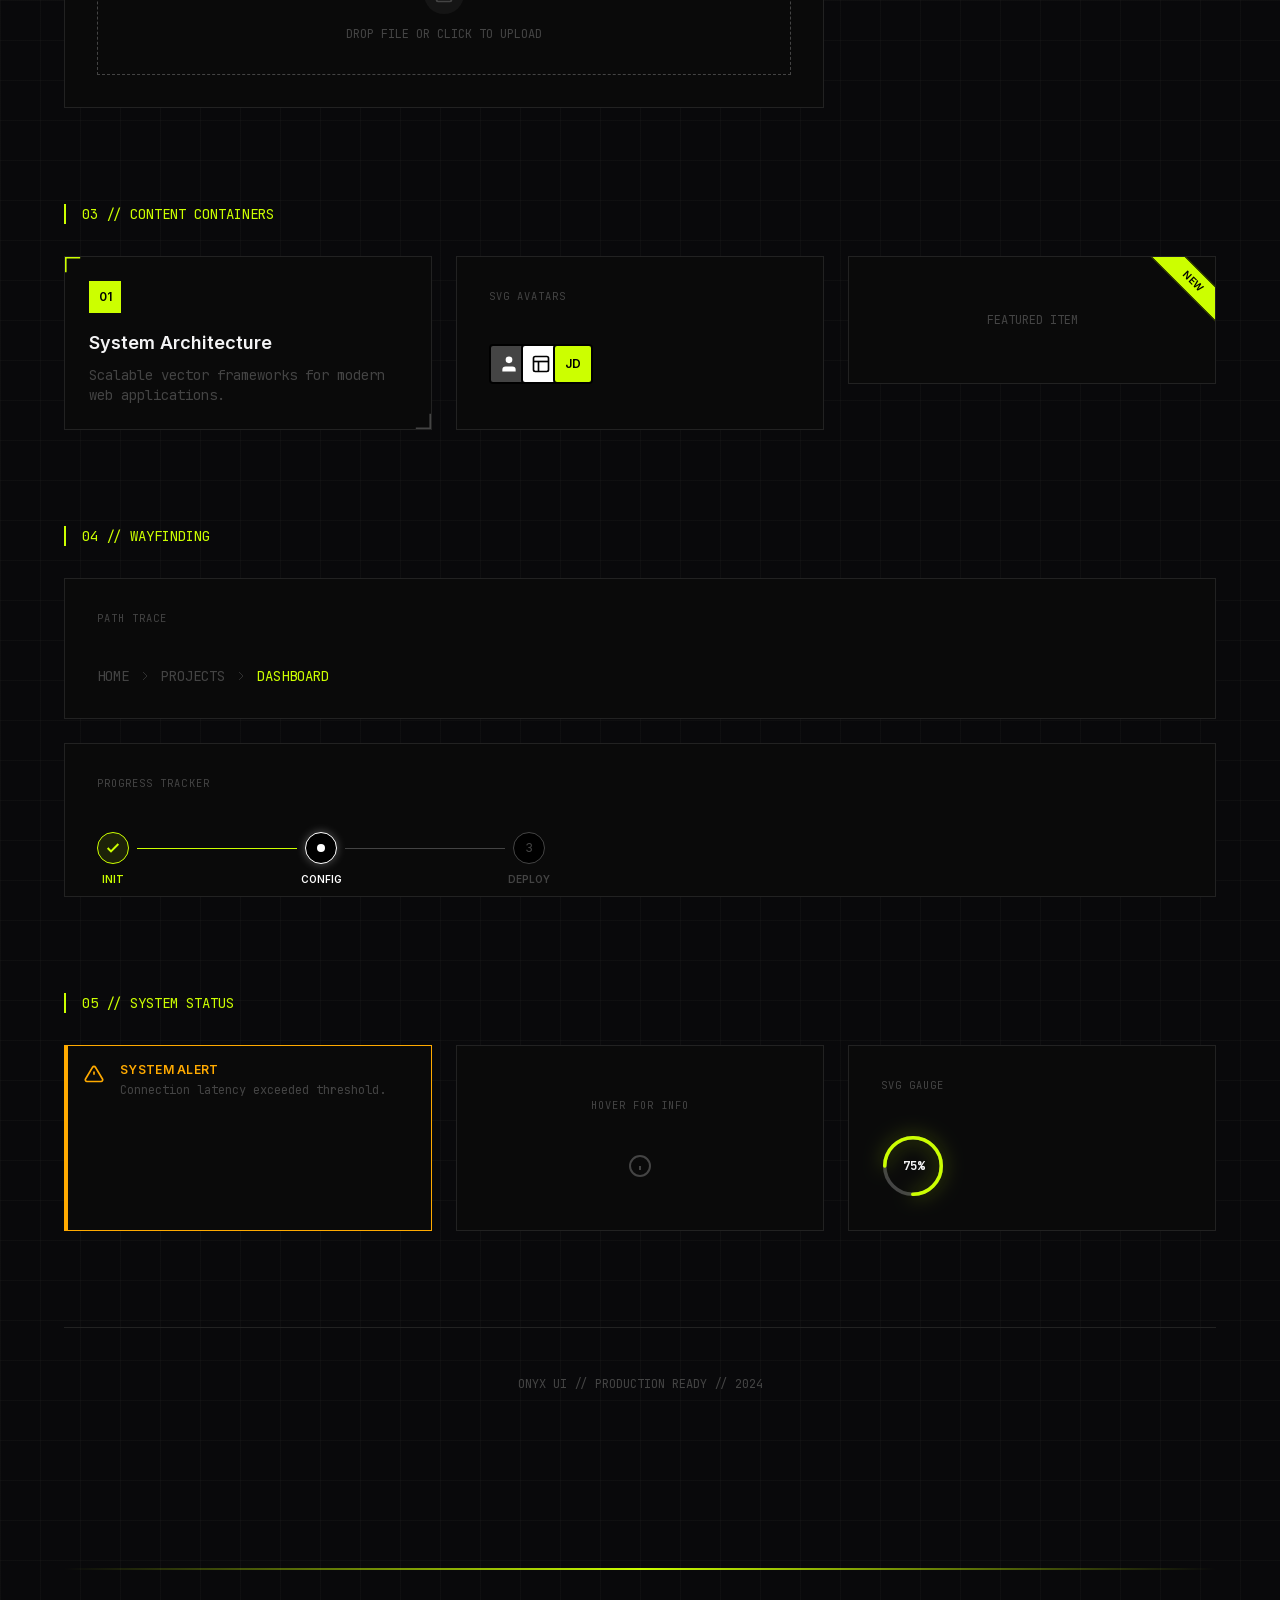
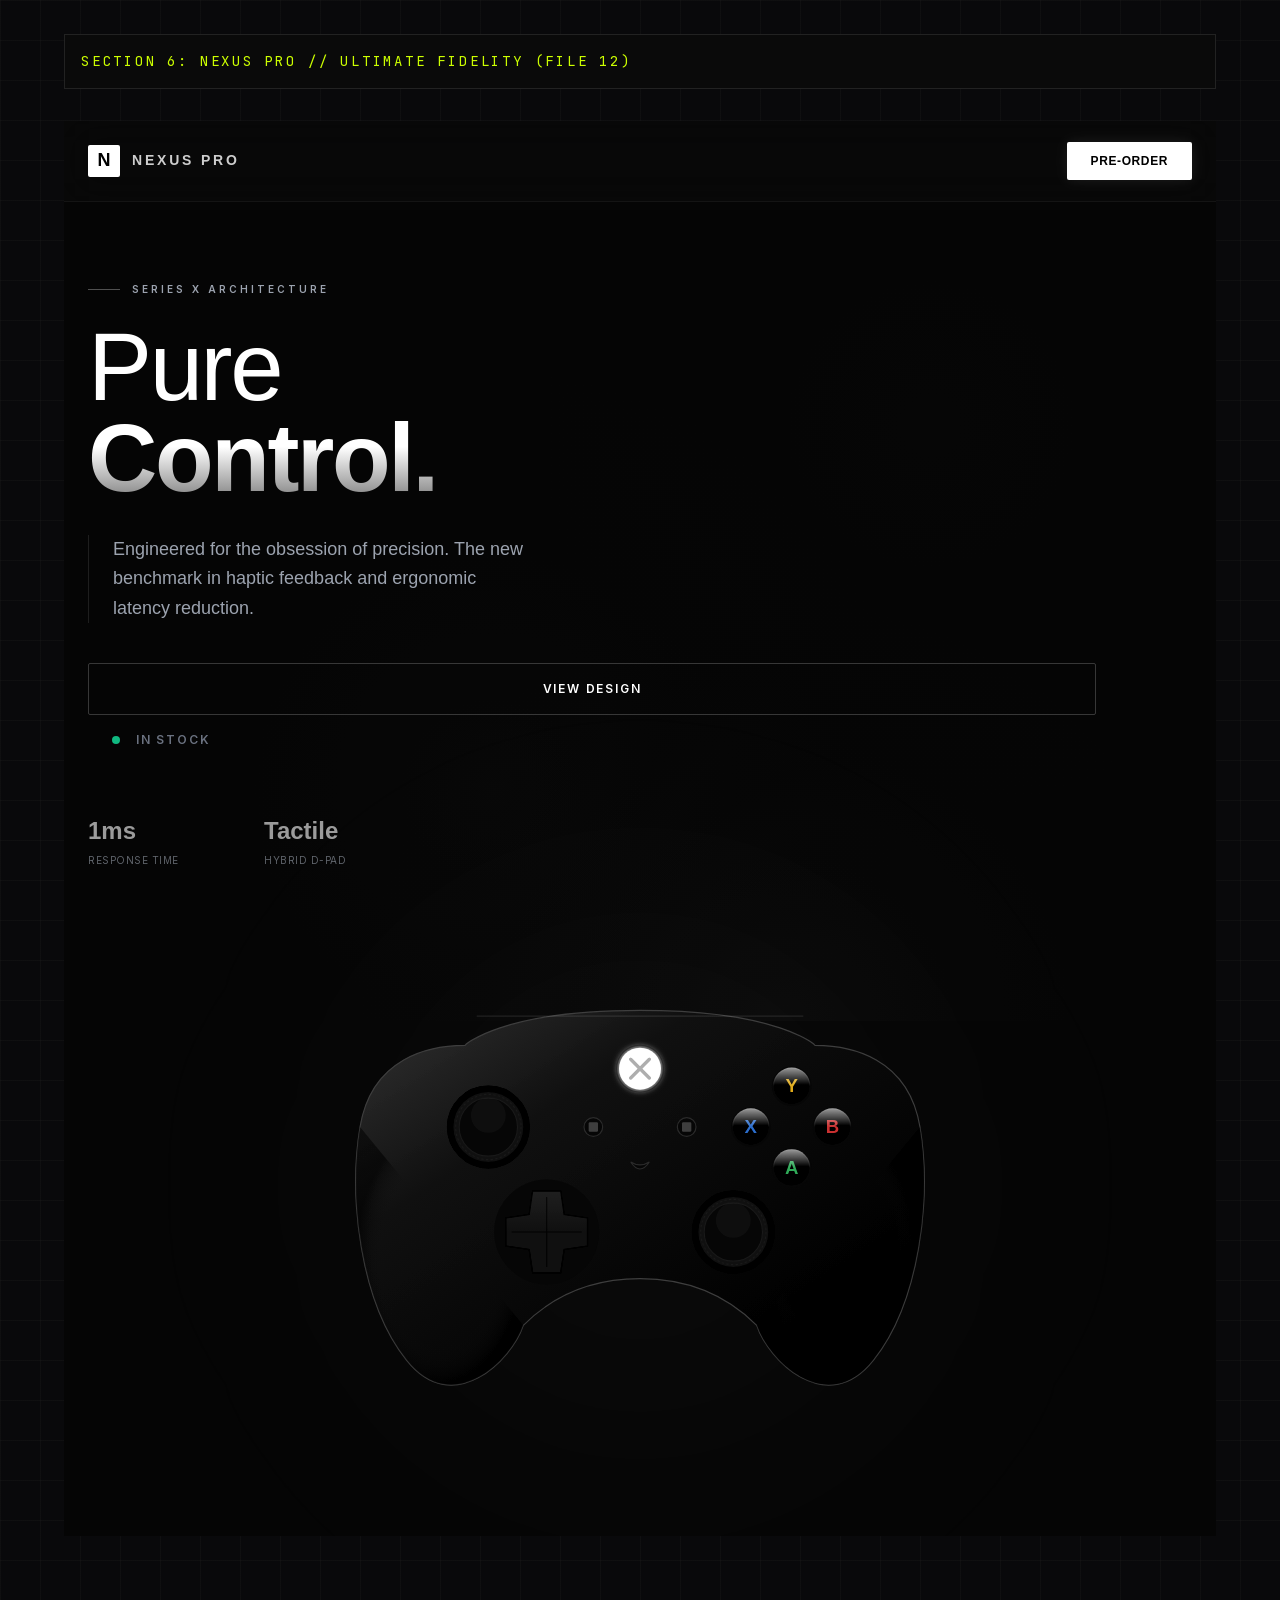
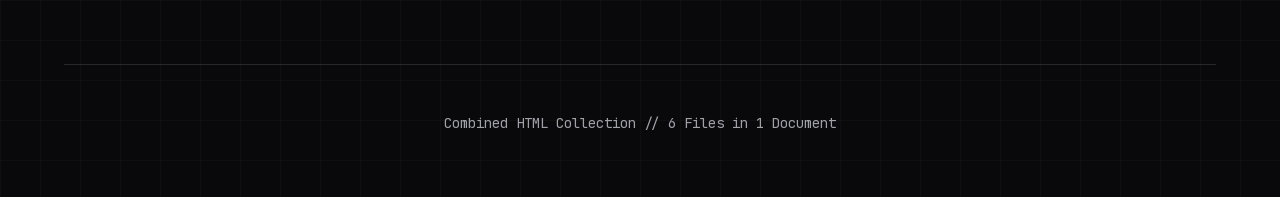
<file: templates/animations-gemini2/index.html>
<html class="dark antialiased" lang="en"><head><meta charset="utf-8"/>
<meta content="width=device-width, initial-scale=1.0" name="viewport"/>
<title>Combined HTML Collection</title>
<script src="assets/resource_3fa48481346f.js"></script>
<link href="https://fonts.googleapis.com" rel="preconnect"/>
<link crossorigin="" href="https://fonts.gstatic.com" rel="preconnect"/>
<link href="assets/css2_604c95cc5779.css" rel="stylesheet"/>
<script>
tailwind.config = {
darkMode: 'class',
theme: {
extend: {
fontFamily: {
sans: ['Inter', 'Space Grotesk', 'sans-serif'],
mono: ['JetBrains Mono', 'monospace'],
},
colors: {
obsidian: '#09090b',
charcoal: '#18181b',
concrete: '#f4f4f5',
acid: '#ccff00',
danger: '#ff453a',
void: '#000000',
surface: '#0a0a0a',
panel: '#111111',
border: '#222222',
accent: '#ff3300',
success: '#00cc66',
error: '#ff3300',
lime: '#ccff00',
dim: '#444444',
muted: '#525252',
text: '#e5e5e5',
warning: '#ffaa00',
},
animation: {
'float': 'float 8s ease-in-out infinite',
'spin-slow': 'spin 1s linear infinite',
'morph': 'morph 8s ease-in-out infinite',
'draw': 'draw 0.4s ease-out forwards',
},
keyframes: {
float: { '0%, 100%': { transform: 'translateY(0)' }, '50%': { transform: 'translateY(-10px)' } },
morph: {
'0%, 100%': { borderRadius: '60% 40% 30% 70% / 60% 30% 70% 40%' },
'50%': { borderRadius: '30% 60% 70% 40% / 50% 60% 30% 60%' },
},
draw: { 'to': { strokeDashoffset: '0' } }
}
}
}
}
</script>
<style>
body {
background-color: #000;
color: #e5e5e5;
}
/* Section Divider */
.section-divider {
width: 100%;
height: 2px;
background: linear-gradient(to right, transparent, #ccff00, transparent);
margin: 4rem 0;
}
.section-header {
font-family: 'JetBrains Mono', monospace;
font-size: 0.875rem;
color: #ccff00;
text-transform: uppercase;
letter-spacing: 0.2em;
margin-bottom: 2rem;
padding: 1rem;
border: 1px solid #222;
background: #0a0a0a;
}
/* Base Icon Styles */
.icon-base {
fill: none;
stroke: currentColor;
stroke-width: 2;
stroke-linecap: round;
stroke-linejoin: round;
transition: all 0.2s cubic-bezier(0.4, 0, 0.2, 1);
}
.icon-card:hover .icon-base {
transform: scale(1.1);
stroke: var(--hover-color, #ccff00);
}
@media (prefers-color-scheme: light) {
.icon-card:hover .icon-base {
stroke: #000000;
}
}
.icon-filled {
fill: currentColor;
stroke: none;
}
.bg-grid {
background-size: 40px 40px;
background-image: linear-gradient(to right, rgba(128, 128, 128, 0.05) 1px, transparent 1px),
linear-gradient(to bottom, rgba(128, 128, 128, 0.05) 1px, transparent 1px);
}
/* Chart Styles */
.chart-card {
background: #0a0a0a;
border: 1px solid #262626;
border-radius: 4px;
padding: 24px;
position: relative;
overflow: hidden;
transition: border-color 0.3s;
}
.chart-card:hover {
border-color: #404040;
}
#tooltip {
position: absolute;
background: rgba(10, 10, 10, 0.9);
backdrop-filter: blur(8px);
border: 1px solid #333;
padding: 8px 12px;
border-radius: 4px;
font-family: 'JetBrains Mono', monospace;
font-size: 12px;
color: white;
pointer-events: none;
opacity: 0;
transition: opacity 0.2s, transform 0.2s;
z-index: 100;
box-shadow: 0 4px 20px rgba(0,0,0,0.5);
}
svg { overflow: visible; }
.grid-line { stroke: #262626; stroke-width: 1; }
.axis-text { fill: #525252; font-family: 'JetBrains Mono'; font-size: 10px; }
.draw-path {
stroke-dasharray: 1000;
stroke-dashoffset: 1000;
animation: dash 1.5s cubic-bezier(0.16, 1, 0.3, 1) forwards;
}
.grow-bar {
transform-origin: bottom;
transform: scaleY(0);
animation: grow 1s cubic-bezier(0.16, 1, 0.3, 1) forwards;
}
.fade-in {
opacity: 0;
animation: fade 1s ease forwards;
}
@keyframes dash { to { stroke-dashoffset: 0; } }
@keyframes grow { to { transform: scaleY(1); } }
@keyframes fade { to { opacity: 1; } }
.noise {
position: fixed;
top: 0; left: 0; width: 100%; height: 100%;
opacity: 0.03;
pointer-events: none;
z-index: 9999;
background: url("filter_3E_3Crect_width__100_25_27f522a784f1.html")'/%3E%3C/svg%3E");
}
/* KINETIC Styles */
:root {
--ease-out: cubic-bezier(0.16, 1, 0.3, 1);
--ease-elastic: cubic-bezier(0.34, 1.56, 0.64, 1);
}
.card {
background: #111;
border: 1px solid #222;
border-radius: 4px;
display: flex;
flex-direction: column;
align-items: center;
justify-content: center;
height: 160px;
position: relative;
transition: border-color 0.3s, background-color 0.3s;
}
.card:hover { border-color: #444; background: #161616; }
.label {
position: absolute;
bottom: 15px;
font-size: 10px;
color: #555;
text-transform: uppercase;
letter-spacing: 1px;
font-weight: 700;
pointer-events: none;
}
@keyframes spin { to { transform: rotate(360deg); } }
@keyframes bounce { 0%, 100% { transform: translateY(0); } 50% { transform: translateY(-5px); } }
@keyframes radar { 0% { transform: scale(0.5); opacity: 1; border-width: 2px; } 100% { transform: scale(2.5); opacity: 0; border-width: 0px; } }
@keyframes ring-dash { 0% { stroke-dasharray: 1, 200; stroke-dashoffset: 0; } 50% { stroke-dasharray: 90, 200; stroke-dashoffset: -35px; } 100% { stroke-dasharray: 90, 200; stroke-dashoffset: -124px; } }
@keyframes dash-draw { 0% { stroke-dashoffset: 100; } 50% { stroke-dashoffset: 0; } 100% { stroke-dashoffset: -100; } }
@keyframes upload-arrow { 0%, 100% { transform: translateY(0); } 50% { transform: translateY(-6px); } }
@keyframes upload-bar { 0%, 100% { opacity: 0.3; } 50% { opacity: 1; } }
@keyframes shake {
10%, 90% { transform: translate3d(-1px, 0, 0); }
20%, 80% { transform: translate3d(2px, 0, 0); }
30%, 50%, 70% { transform: translate3d(-4px, 0, 0); }
40%, 60% { transform: translate3d(4px, 0, 0); }
}
@keyframes pop { 0% { transform: scale(1); } 50% { transform: scale(1.4); } 100% { transform: scale(1); } }
.dl-arrow-group { transition: transform 0.4s var(--ease-out), opacity 0.2s; }
.dl-progress { stroke-dasharray: 60; stroke-dashoffset: 60; transition: stroke-dashoffset 1s linear; }
.dl-check { transform: scale(0); transform-origin: center; transition: transform 0.3s var(--ease-elastic); }
.downloading .dl-arrow-group { transform: translateY(10px); opacity: 0; }
.downloading .dl-progress { stroke-dashoffset: 0; opacity: 1; }
.download-complete .dl-progress { opacity: 0; }
.download-complete .dl-check { transform: scale(1); }
.lid { transform-origin: 12px 5px; transition: transform 0.3s var(--ease-elastic); }
.trash-lines { transition: opacity 0.2s; }
.card:hover .lid { transform: translateY(-3px) rotate(-15deg); }
.card:hover .trash-lines { opacity: 0; }
.tooltip-box {
transform: translateY(10px) scale(0.95);
opacity: 0;
transition: all 0.3s var(--ease-elastic);
pointer-events: none;
}
.card:hover .tooltip-box { transform: translateY(0) scale(1); opacity: 1; }
/* ONYX Styles */
.section-title {
font-family: 'JetBrains Mono', monospace;
font-size: 0.75rem;
color: #ccff00;
text-transform: uppercase;
letter-spacing: 0.2em;
margin-bottom: 2rem;
display: block;
border-b: 1px solid #222;
padding-bottom: 1rem;
}
.grid-box {
background: #0a0a0a;
border: 1px solid #222;
padding: 1.5rem;
position: relative;
overflow: hidden;
transition: border-color 0.3s;
}
.grid-box:hover { border-color: #444; }
.pattern-swatch { width: 100%; height: 120px; border: 1px solid #222; margin-bottom: 0.5rem; }
/* ONYX UI Styles */
.svg-icon { fill: none; stroke: currentColor; stroke-width: 1.5; stroke-linecap: round; stroke-linejoin: round; }
.stroke-draw { stroke-dasharray: 20; stroke-dashoffset: 20; }
.group:hover .stroke-draw { animation: draw 0.4s ease-out forwards; }
input:checked ~ .checkbox-box { background-color: #ccff00; border-color: #ccff00; }
input:checked ~ .checkbox-box svg { transform: scale(1); }
.comp-card {
border: 1px solid #222;
background: #0a0a0a;
padding: 2rem;
display: flex;
flex-direction: column;
gap: 1.5rem;
position: relative;
}
.comp-label {
font-family: 'JetBrains Mono', monospace;
font-size: 0.65rem;
color: #444;
text-transform: uppercase;
letter-spacing: 0.1em;
margin-bottom: 1rem;
display: block;
}
</style></head>
<body class="bg-void dark:bg-obsidian text-zinc-900 dark:text-zinc-100 min-h-screen p-8 md:p-16 bg-grid transition-colors duration-300">
<div class="noise"></div>
<div id="tooltip"></div>
<!-- ========================================================================
         SECTION 1: SaaS Icon System // Agency Grade (File 14)
    ======================================================================== -->
<section class="max-w-7xl mx-auto mb-32" id="section-14">
<div class="section-header">SECTION 1: SaaS Icon System // Agency Grade (File 14)</div>
<!-- SVG SPRITE SHEET (Hidden) -->
<svg style="display: none;">
<defs>
<!-- NAVIGATION -->
<symbol id="nav-dashboard" viewbox="0 0 24 24"><rect height="7" width="7" x="3" y="3"></rect><rect height="7" width="7" x="14" y="3"></rect><rect height="7" width="7" x="14" y="14"></rect><rect height="7" width="7" x="3" y="14"></rect></symbol>
<symbol id="nav-projects" viewbox="0 0 24 24"><path d="M12 2L2 7l10 5 10-5-10-5zM2 17l10 5 10-5M2 12l10 5 10-5"></path></symbol>
<symbol id="nav-tasks" viewbox="0 0 24 24"><path d="M9 11l3 3L22 4"></path><path d="M21 12v7a2 2 0 0 1-2 2H5a2 2 0 0 1-2-2V5a2 2 0 0 1 2-2h11"></path></symbol>
<symbol id="nav-calendar" viewbox="0 0 24 24"><rect height="18" rx="2" ry="2" width="18" x="3" y="4"></rect><line x1="16" x2="16" y1="2" y2="6"></line><line x1="8" x2="8" y1="2" y2="6"></line><line x1="3" x2="21" y1="10" y2="10"></line></symbol>
<symbol id="nav-messages" viewbox="0 0 24 24"><path d="M21 11.5a8.38 8.38 0 0 1-.9 3.8 8.5 8.5 0 0 1-7.6 4.7 8.38 8.38 0 0 1-3.8-.9L3 21l1.9-5.7a8.38 8.38 0 0 1-.9-3.8 8.5 8.5 0 0 1 4.7-7.6 8.38 8.38 0 0 1 3.8-.9h.5a8.48 8.48 0 0 1 8 8v.5z"></path></symbol>
<symbol id="nav-team" viewbox="0 0 24 24"><path d="M17 21v-2a4 4 0 0 0-4-4H5a4 4 0 0 0-4 4v2"></path><circle cx="9" cy="7" r="4"></circle><path d="M23 21v-2a4 4 0 0 0-3-3.87"></path><path d="M16 3.13a4 4 0 0 1 0 7.75"></path></symbol>
<symbol id="nav-reports" viewbox="0 0 24 24"><line x1="18" x2="18" y1="20" y2="10"></line><line x1="12" x2="12" y1="20" y2="4"></line><line x1="6" x2="6" y1="20" y2="14"></line></symbol>
<symbol id="nav-settings" viewbox="0 0 24 24"><circle cx="12" cy="12" r="3"></circle><path d="M19.4 15a1.65 1.65 0 0 0 .33 1.82l.06.06a2 2 0 0 1 0 2.83 2 2 0 0 1-2.83 0l-.06-.06a1.65 1.65 0 0 0-1.82-.33 1.65 1.65 0 0 0-1 1.51V21a2 2 0 0 1-2 2 2 2 0 0 1-2-2v-.09A1.65 1.65 0 0 0 9 19.4a1.65 1.65 0 0 0-1.82.33l-.06.06a2 2 0 0 1-2.83 0 2 2 0 0 1 0-2.83l.06-.06a1.65 1.65 0 0 0 .33-1.82 1.65 1.65 0 0 0-1.51-1H3a2 2 0 0 1-2-2 2 2 0 0 1 2-2h.09A1.65 1.65 0 0 0 4.6 9a1.65 1.65 0 0 0-.33-1.82l-.06-.06a2 2 0 0 1 0-2.83 2 2 0 0 1 2.83 0l.06.06a1.65 1.65 0 0 0 1.82.33H9a1.65 1.65 0 0 0 1-1.51V3a2 2 0 0 1 2-2 2 2 0 0 1 2 2v.09a1.65 1.65 0 0 0 1 1.51 1.65 1.65 0 0 0 1.82-.33l.06-.06a2 2 0 0 1 2.83 0 2 2 0 0 1 0 2.83l-.06.06a1.65 1.65 0 0 0-.33 1.82V9a1.65 1.65 0 0 0 1.51 1H21a2 2 0 0 1 2 2 2 2 0 0 1-2 2h-.09a1.65 1.65 0 0 0-1.51 1z"></path></symbol>
<!-- ACTIONS -->
<symbol id="act-add" viewbox="0 0 24 24"><line x1="12" x2="12" y1="5" y2="19"></line><line x1="5" x2="19" y1="12" y2="12"></line></symbol>
<symbol id="act-edit" viewbox="0 0 24 24"><path d="M11 4H4a2 2 0 0 0-2 2v14a2 2 0 0 0 2 2h14a2 2 0 0 0 2-2v-7"></path><path d="M18.5 2.5a2.121 2.121 0 0 1 3 3L12 15l-4 1 1-4 9.5-9.5z"></path></symbol>
<symbol id="act-delete" viewbox="0 0 24 24"><polyline points="3 6 5 6 21 6"></polyline><path d="M19 6v14a2 2 0 0 1-2 2H7a2 2 0 0 1-2-2V6m3 0V4a2 2 0 0 1 2-2h4a2 2 0 0 1 2 2v2"></path><line x1="10" x2="10" y1="11" y2="17"></line><line x1="14" x2="14" y1="11" y2="17"></line></symbol>
<symbol id="act-save" viewbox="0 0 24 24"><path d="M19 21H5a2 2 0 0 1-2-2V5a2 2 0 0 1 2-2h11l5 5v11a2 2 0 0 1-2 2z"></path><polyline points="17 21 17 13 7 13 7 21"></polyline><polyline points="7 3 7 8 15 8"></polyline></symbol>
<symbol id="act-cancel" viewbox="0 0 24 24"><line x1="18" x2="6" y1="6" y2="18"></line><line x1="6" x2="18" y1="6" y2="18"></line></symbol>
<symbol id="act-upload" viewbox="0 0 24 24"><path d="M21 15v4a2 2 0 0 1-2 2H5a2 2 0 0 1-2-2v-4"></path><polyline points="17 8 12 3 7 8"></polyline><line x1="12" x2="12" y1="3" y2="15"></line></symbol>
<symbol id="act-download" viewbox="0 0 24 24"><path d="M21 15v4a2 2 0 0 1-2 2H5a2 2 0 0 1-2-2v-4"></path><polyline points="7 10 12 15 17 10"></polyline><line x1="12" x2="12" y1="15" y2="3"></line></symbol>
<symbol id="act-share" viewbox="0 0 24 24"><circle cx="18" cy="5" r="3"></circle><circle cx="6" cy="12" r="3"></circle><circle cx="18" cy="19" r="3"></circle><line x1="8.59" x2="15.42" y1="13.51" y2="17.49"></line><line x1="15.41" x2="8.59" y1="6.51" y2="10.49"></line></symbol>
<symbol id="act-print" viewbox="0 0 24 24"><polyline points="6 9 6 2 18 2 18 9"></polyline><path d="M6 18H4a2 2 0 0 1-2-2v-5a2 2 0 0 1 2-2h16a2 2 0 0 1 2 2v5a2 2 0 0 1-2 2h-2"></path><rect height="8" width="12" x="6" y="14"></rect></symbol>
<symbol id="act-export" viewbox="0 0 24 24"><path d="M4 17v2a2 2 0 0 0 2 2h12a2 2 0 0 0 2-2v-2"></path><polyline points="7 11 12 16 17 11"></polyline><line x1="12" x2="12" y1="16" y2="4"></line></symbol>
<!-- STATUS -->
<symbol id="stat-success" viewbox="0 0 24 24"><path d="M22 11.08V12a10 10 0 1 1-5.93-9.14"></path><polyline points="22 4 12 14.01 9 11.01"></polyline></symbol>
<symbol id="stat-error" viewbox="0 0 24 24"><circle cx="12" cy="12" r="10"></circle><line x1="15" x2="9" y1="9" y2="15"></line><line x1="9" x2="15" y1="9" y2="15"></line></symbol>
<symbol id="stat-warning" viewbox="0 0 24 24"><path d="M10.29 3.86L1.82 18a2 2 0 0 0 1.71 3h16.94a2 2 0 0 0 1.71-3L13.71 3.86a2 2 0 0 0-3.42 0z"></path><line x1="12" x2="12" y1="9" y2="13"></line><line x1="12" x2="12.01" y1="17" y2="17"></line></symbol>
<symbol id="stat-info" viewbox="0 0 24 24"><circle cx="12" cy="12" r="10"></circle><line x1="12" x2="12" y1="16" y2="12"></line><line x1="12" x2="12.01" y1="8" y2="8"></line></symbol>
<symbol id="stat-loading" viewbox="0 0 24 24"><path d="M21 12a9 9 0 1 1-6.219-8.56"></path></symbol>
<symbol id="stat-pending" viewbox="0 0 24 24"><circle cx="12" cy="12" r="10"></circle><polyline points="12 6 12 12 16 14"></polyline></symbol>
<!-- COMMUNICATION -->
<symbol id="comm-email" viewbox="0 0 24 24"><path d="M4 4h16c1.1 0 2 .9 2 2v12c0 1.1-.9 2-2 2H4c-1.1 0-2-.9-2-2V6c0-1.1.9-2 2-2z"></path><polyline points="22,6 12,13 2,6"></polyline></symbol>
<symbol id="comm-phone" viewbox="0 0 24 24"><path d="M22 16.92v3a2 2 0 0 1-2.18 2 19.79 19.79 0 0 1-8.63-3.07 19.5 19.5 0 0 1-6-6 19.79 19.79 0 0 1-3.07-8.67A2 2 0 0 1 4.11 2h3a2 2 0 0 1 2 1.72 12.84 12.84 0 0 0 .7 2.81 2 2 0 0 1-.45 2.11L8.09 9.91a16 16 0 0 0 6 6l1.27-1.27a2 2 0 0 1 2.11-.45 12.84 12.84 0 0 0 2.81.7A2 2 0 0 1 22 16.92z"></path></symbol>
<symbol id="comm-chat" viewbox="0 0 24 24"><path d="M21 15a2 2 0 0 1-2 2H7l-4 4V5a2 2 0 0 1 2-2h14a2 2 0 0 1 2 2z"></path></symbol>
<symbol id="comm-video" viewbox="0 0 24 24"><polygon points="23 7 16 12 23 17 23 7"></polygon><rect height="14" rx="2" ry="2" width="15" x="1" y="5"></rect></symbol>
<symbol id="comm-notify" viewbox="0 0 24 24"><path d="M18 8A6 6 0 0 0 6 8c0 7-3 9-3 9h18s-3-2-3-9"></path><path d="M13.73 21a2 2 0 0 1-3.46 0"></path></symbol>
<symbol id="comm-comment" viewbox="0 0 24 24"><path d="M21 11.5a8.38 8.38 0 0 1-.9 3.8 8.5 8.5 0 0 1-7.6 4.7 8.38 8.38 0 0 1-3.8-.9L3 21l1.9-5.7a8.38 8.38 0 0 1-.9-3.8 8.5 8.5 0 0 1 4.7-7.6 8.38 8.38 0 0 1 3.8-.9h.5a8.48 8.48 0 0 1 8 8v.5z"></path></symbol>
<symbol id="comm-mention" viewbox="0 0 24 24"><circle cx="12" cy="12" r="4"></circle><path d="M16 8v5a3 3 0 0 0 6 0v-1a10 10 0 1 0-3.92 7.94"></path></symbol>
<symbol id="comm-reaction" viewbox="0 0 24 24"><path d="M20.84 4.61a5.5 5.5 0 0 0-7.78 0L12 5.67l-1.06-1.06a5.5 5.5 0 0 0-7.78 7.78l1.06 1.06L12 21.23l7.78-7.78 1.06-1.06a5.5 5.5 0 0 0 0-7.78z"></path></symbol>
<!-- CONTENT -->
<symbol id="cont-doc" viewbox="0 0 24 24"><path d="M14 2H6a2 2 0 0 0-2 2v16a2 2 0 0 0 2 2h12a2 2 0 0 0 2-2V8z"></path><polyline points="14 2 14 8 20 8"></polyline><line x1="16" x2="8" y1="13" y2="13"></line><line x1="16" x2="8" y1="17" y2="17"></line><polyline points="10 9 9 9 8 9"></polyline></symbol>
<symbol id="cont-image" viewbox="0 0 24 24"><rect height="18" rx="2" ry="2" width="18" x="3" y="3"></rect><circle cx="8.5" cy="8.5" r="1.5"></circle><polyline points="21 15 16 10 5 21"></polyline></symbol>
<symbol id="cont-video" viewbox="0 0 24 24"><rect height="20" rx="2.18" ry="2.18" width="20" x="2" y="2"></rect><line x1="7" x2="7" y1="2" y2="22"></line><line x1="17" x2="17" y1="2" y2="22"></line><line x1="2" x2="22" y1="12" y2="12"></line><line x1="2" x2="7" y1="7" y2="7"></line><line x1="2" x2="7" y1="17" y2="17"></line><line x1="17" x2="22" y1="17" y2="17"></line><line x1="17" x2="22" y1="7" y2="7"></line></symbol>
<symbol id="cont-audio" viewbox="0 0 24 24"><path d="M12 1a3 3 0 0 0-3 3v8a3 3 0 0 0 6 0V4a3 3 0 0 0-3-3z"></path><path d="M19 10v2a7 7 0 0 1-14 0v-2"></path><line x1="12" x2="12" y1="19" y2="23"></line><line x1="8" x2="16" y1="23" y2="23"></line></symbol>
<symbol id="cont-link" viewbox="0 0 24 24"><path d="M10 13a5 5 0 0 0 7.54.54l3-3a5 5 0 0 0-7.07-7.07l-1.72 1.71"></path><path d="M14 11a5 5 0 0 0-7.54-.54l-3 3a5 5 0 0 0 7.07 7.07l1.71-1.71"></path></symbol>
<symbol id="cont-code" viewbox="0 0 24 24"><polyline points="16 18 22 12 16 6"></polyline><polyline points="8 6 2 12 8 18"></polyline></symbol>
<symbol id="cont-table" viewbox="0 0 24 24"><rect height="18" rx="2" ry="2" width="18" x="3" y="3"></rect><line x1="3" x2="21" y1="9" y2="9"></line><line x1="3" x2="21" y1="15" y2="15"></line><line x1="12" x2="12" y1="3" y2="21"></line></symbol>
<symbol id="cont-pres" viewbox="0 0 24 24"><path d="M2 3h20"></path><path d="M21 3v11a2 2 0 0 1-2 2H5a2 2 0 0 1-2-2V3"></path><path d="m7 21 5-5 5 5"></path></symbol>
<!-- SYSTEM -->
<symbol id="sys-search" viewbox="0 0 24 24"><circle cx="11" cy="11" r="8"></circle><line x1="21" x2="16.65" y1="21" y2="16.65"></line></symbol>
<symbol id="sys-filter" viewbox="0 0 24 24"><polygon points="22 3 2 3 10 12.46 10 19 14 21 14 12.46 22 3"></polygon></symbol>
<symbol id="sys-sort" viewbox="0 0 24 24"><path d="M11 5h10"></path><path d="M11 9h7"></path><path d="M11 13h4"></path><path d="M3 17l3 3 3-3"></path><path d="M6 18V4"></path></symbol>
<symbol id="sys-refresh" viewbox="0 0 24 24"><polyline points="23 4 23 10 17 10"></polyline><polyline points="1 20 1 14 7 14"></polyline><path d="M3.51 9a9 9 0 0 1 14.85-3.36L23 10M1 14l4.64 4.36A9 9 0 0 0 20.49 15"></path></symbol>
<symbol id="sys-undo" viewbox="0 0 24 24"><path d="M3 7v6h6"></path><path d="M21 17a9 9 0 0 0-9-9 9 9 0 0 0-6 2.3L3 13"></path></symbol>
<symbol id="sys-redo" viewbox="0 0 24 24"><path d="M21 7v6h-6"></path><path d="M3 17a9 9 0 0 1 9-9 9 9 0 0 1 6 2.3l3 2.7"></path></symbol>
<symbol id="sys-fullscreen" viewbox="0 0 24 24"><path d="M8 3H5a2 2 0 0 0-2 2v3"></path><path d="M16 3h3a2 2 0 0 1 2 2v3"></path><path d="M8 21H5a2 2 0 0 1-2-2v-3"></path><path d="M16 21h3a2 2 0 0 1 2-2v-3"></path></symbol>
<symbol id="sys-zoomin" viewbox="0 0 24 24"><circle cx="11" cy="11" r="8"></circle><line x1="21" x2="16.65" y1="21" y2="16.65"></line><line x1="11" x2="11" y1="8" y2="14"></line><line x1="8" x2="14" y1="11" y2="11"></line></symbol>
<symbol id="sys-zoomout" viewbox="0 0 24 24"><circle cx="11" cy="11" r="8"></circle><line x1="21" x2="16.65" y1="21" y2="16.65"></line><line x1="8" x2="14" y1="11" y2="11"></line></symbol>
<symbol id="sys-close" viewbox="0 0 24 24"><line x1="18" x2="6" y1="6" y2="18"></line><line x1="6" x2="18" y1="6" y2="18"></line></symbol>
</defs>
</svg>
<div class="max-w-6xl mx-auto">
<header class="mb-16 border-b border-zinc-200 dark:border-zinc-800 pb-8">
<h1 class="text-4xl font-bold tracking-tight mb-4 font-sans">Icon System <span class="text-xs align-top bg-acid text-black px-2 py-1 rounded font-mono ml-2">v2.0</span></h1>
<p class="text-zinc-500 dark:text-zinc-400 max-w-2xl text-lg">
                    A high-performance SVG sprite system designed for enterprise SaaS applications.
                    Built on a 24px grid with a consistent 2px stroke. Optimized for dark mode with high-contrast acid accents.
                </p>
</header>
<script>
                const renderSection = (title, icons) => {
                    document.write(`
                        <section class="mb-16">
                            <h2 class="text-sm font-mono uppercase tracking-widest text-zinc-400 mb-6">${title}</h2>
                            <div class="grid grid-cols-2 sm:grid-cols-4 md:grid-cols-6 lg:grid-cols-8 gap-4">
                                ${icons.map(id => `
                                    <div class="icon-card group flex flex-col items-center justify-center p-6 bg-white dark:bg-zinc-900/50 rounded-lg border border-zinc-200 dark:border-zinc-800 hover:border-zinc-300 dark:hover:border-zinc-700 cursor-pointer transition-all duration-200">
                                        <svg class="w-6 h-6 icon-base mb-4 text-zinc-900 dark:text-white"><use href="#${id}"></use></svg>
                                        <span class="text-xs font-mono text-zinc-500 dark:text-zinc-400 group-hover:text-zinc-900 dark:group-hover:text-white transition-colors">${id.split('-')[1]}</span>
                                    </div>
                                `).join('')}
                            </div>
                        </section>
                    `);
                };

                renderSection('Navigation', [
                    'nav-dashboard', 'nav-projects', 'nav-tasks', 'nav-calendar',
                    'nav-messages', 'nav-team', 'nav-reports', 'nav-settings'
                ]);

                renderSection('Actions', [
                    'act-add', 'act-edit', 'act-delete', 'act-save', 'act-cancel',
                    'act-upload', 'act-download', 'act-share', 'act-print', 'act-export'
                ]);

                renderSection('Status', [
                    'stat-success', 'stat-error', 'stat-warning', 'stat-info',
                    'stat-loading', 'stat-pending'
                ]);

                renderSection('Communication', [
                    'comm-email', 'comm-phone', 'comm-chat', 'comm-video',
                    'comm-notify', 'comm-comment', 'comm-mention', 'comm-reaction'
                ]);

                renderSection('Content', [
                    'cont-doc', 'cont-image', 'cont-video', 'cont-audio',
                    'cont-link', 'cont-code', 'cont-table', 'cont-pres'
                ]);

                renderSection('System', [
                    'sys-search', 'sys-filter', 'sys-sort', 'sys-refresh', 'sys-undo',
                    'sys-redo', 'sys-fullscreen', 'sys-zoomin', 'sys-zoomout', 'sys-close'
                ]);
            </script>
<section class="mt-20 p-8 bg-zinc-900 rounded-xl text-zinc-200 font-mono text-sm border border-zinc-800">
<h3 class="text-acid mb-4 uppercase font-bold">Usage Guide</h3>
<p class="mb-4 text-zinc-400">1. Include the SVG sprite sheet at the top of your <body>.</body></p>
<p class="mb-4 text-zinc-400">2. Reference icons using the <use> tag:</use></p>
<div class="bg-black p-4 rounded border border-zinc-700 overflow-x-auto">
<code>
<svg class="w-6 h-6 fill-none stroke-current"><br/>
                          <use href="#nav-dashboard"></use><br/>
</svg>
</code>
</div>
</section>
<footer class="py-20 text-center text-zinc-500 text-sm">
                Designed for High Density Dashboards
            </footer>
</div>
</section>
<div class="section-divider"></div>
<!-- ========================================================================
         SECTION 2: AXIS // Data Visualization Library (File 15)
    ======================================================================== -->
<section class="max-w-7xl mx-auto mb-32" id="section-15">
<div class="section-header">SECTION 2: AXIS // Data Visualization Library (File 15)</div>
<div class="noise"></div>
<!-- HEADER -->
<header class="mb-16 border-b border-border pb-8 flex justify-between items-end">
<div>
<h1 class="text-4xl font-bold tracking-tighter mb-2 font-sans">AXIS<span class="text-accent">.</span>VISUAL</h1>
<p class="text-muted font-mono text-sm">High-Fidelity SVG Data Rendering Engine v1.0</p>
</div>
<button class="px-4 py-2 border border-border text-xs font-mono uppercase hover:bg-white hover:text-black transition-colors" onclick="randomizeData()">
                Regenerate Data
            </button>
</header>
<!-- DASHBOARD GRID -->
<div class="grid grid-cols-1 md:grid-cols-2 lg:grid-cols-3 gap-6">
<!-- 1. LINE CHART -->
<div class="chart-card col-span-1 md:col-span-2">
<div class="flex justify-between mb-6">
<h3 class="text-sm font-bold uppercase tracking-widest">Revenue Stream</h3>
<div class="flex gap-4 text-xs font-mono text-muted">
<span class="flex items-center gap-2"><span class="w-2 h-2 bg-white rounded-full"></span> Current</span>
<span class="flex items-center gap-2"><span class="w-2 h-2 bg-accent rounded-full"></span> Projected</span>
</div>
</div>
<div class="h-64 w-full" id="line-chart"></div>
</div>
<!-- 2. RADIAL CHART -->
<div class="chart-card">
<div class="flex justify-between mb-6">
<h3 class="text-sm font-bold uppercase tracking-widest">Performance</h3>
</div>
<div class="h-64 w-full flex justify-center" id="radar-chart"></div>
</div>
<!-- 3. BAR CHART -->
<div class="chart-card">
<div class="flex justify-between mb-6">
<h3 class="text-sm font-bold uppercase tracking-widest">User Acquisition</h3>
</div>
<div class="h-48 w-full" id="bar-chart"></div>
</div>
<!-- 4. DONUT CHART -->
<div class="chart-card">
<div class="flex justify-between mb-6">
<h3 class="text-sm font-bold uppercase tracking-widest">Traffic Sources</h3>
</div>
<div class="h-48 w-full flex justify-center" id="donut-chart"></div>
</div>
<!-- 5. AREA CHART -->
<div class="chart-card">
<div class="flex justify-between mb-6">
<h3 class="text-sm font-bold uppercase tracking-widest">Server Load</h3>
</div>
<div class="h-48 w-full" id="area-chart"></div>
</div>
<!-- 6. PROGRESS & METERS -->
<div class="chart-card">
<div class="flex justify-between mb-6">
<h3 class="text-sm font-bold uppercase tracking-widest">System Health</h3>
</div>
<div class="h-48 w-full flex flex-col justify-between" id="progress-chart"></div>
</div>
<!-- 7. GAUGE CHART -->
<div class="chart-card">
<div class="flex justify-between mb-6">
<h3 class="text-sm font-bold uppercase tracking-widest">Velocity</h3>
</div>
<div class="h-48 w-full flex justify-center items-end pb-4" id="gauge-chart"></div>
</div>
<!-- 8. TREEMAP -->
<div class="chart-card">
<div class="flex justify-between mb-6">
<h3 class="text-sm font-bold uppercase tracking-widest">Market Share</h3>
</div>
<div class="h-48 w-full" id="treemap-chart"></div>
</div>
</div>
<!-- JAVASCRIPT GRAPHICS ENGINE -->
<script>
            const COLORS = {
                bg: '#0a0a0a',
                grid: '#262626',
                white: '#ffffff',
                grey: '#404040',
                darkGrey: '#171717',
                accent: '#ff3300'
            };

            const map = (val, inMin, inMax, outMin, outMax) => (val - inMin) * (outMax - outMin) / (inMax - inMin) + outMin;

            const getBezierPath = (points, height) => {
                let d = `M ${points[0].x},${points[0].y}`;
                for (let i = 1; i < points.length; i++) {
                    const prev = points[i - 1];
                    const curr = points[i];
                    const cp1x = prev.x + (curr.x - prev.x) * 0.5;
                    const cp1y = prev.y;
                    const cp2x = curr.x - (curr.x - prev.x) * 0.5;
                    const cp2y = curr.y;
                    d += ` C ${cp1x},${cp1y} ${cp2x},${cp2y} ${curr.x},${curr.y}`;
                }
                return d;
            };

            class ChartRenderer {
                constructor(containerId) {
                    this.container = document.getElementById(containerId);
                    if (!this.container) return;
                    this.width = this.container.offsetWidth;
                    this.height = this.container.offsetHeight;
                    this.ns = "http://www.w3.org/2000/svg";
                }

                clear() {
                    if (this.container) this.container.innerHTML = '';
                }

                createSVG() {
                    const svg = document.createElementNS(this.ns, "svg");
                    svg.setAttribute("width", "100%");
                    svg.setAttribute("height", "100%");
                    svg.setAttribute("viewBox", `0 0 ${this.width} ${this.height}`);
                    return svg;
                }

                drawLine(data1, data2) {
                    const svg = this.createSVG();
                    const padding = 20;

                    for(let i=0; i<5; i++) {
                        const y = map(i, 0, 4, this.height - padding, padding);
                        const line = document.createElementNS(this.ns, "line");
                        line.setAttribute("x1", 0);
                        line.setAttribute("y1", y);
                        line.setAttribute("x2", this.width);
                        line.setAttribute("y2", y);
                        line.setAttribute("class", "grid-line");
                        svg.appendChild(line);
                    }

                    const drawPath = (data, color, isArea = false) => {
                        const points = data.map((val, i) => ({
                            x: map(i, 0, data.length - 1, 0, this.width),
                            y: map(val, 0, 100, this.height - padding, padding)
                        }));

                        let d = getBezierPath(points);

                        if(isArea) {
                            d += ` L ${this.width},${this.height} L 0,${this.height} Z`;
                            const path = document.createElementNS(this.ns, "path");
                            path.setAttribute("d", d);
                            path.setAttribute("fill", color);
                            path.setAttribute("opacity", "0.1");
                            path.setAttribute("class", "fade-in");
                            svg.appendChild(path);
                        } else {
                            const path = document.createElementNS(this.ns, "path");
                            path.setAttribute("d", d);
                            path.setAttribute("fill", "none");
                            path.setAttribute("stroke", color);
                            path.setAttribute("stroke-width", "2");
                            path.setAttribute("class", "draw-path");
                            svg.appendChild(path);

                            points.forEach((p, i) => {
                                const circle = document.createElementNS(this.ns, "circle");
                                circle.setAttribute("cx", p.x);
                                circle.setAttribute("cy", p.y);
                                circle.setAttribute("r", "3");
                                circle.setAttribute("fill", "#0a0a0a");
                                circle.setAttribute("stroke", color);
                                circle.setAttribute("stroke-width", "2");
                                circle.setAttribute("class", "fade-in");
                                circle.style.animationDelay = `${0.5 + (i * 0.1)}s`;

                                circle.addEventListener('mouseenter', (e) => showTooltip(e, data[i] + '%'));
                                circle.addEventListener('mouseleave', hideTooltip);

                                svg.appendChild(circle);
                            });
                        }
                    };

                    drawPath(data1, COLORS.white);
                    drawPath(data2, COLORS.accent);

                    this.container.appendChild(svg);
                }

                drawBar(data) {
                    const svg = this.createSVG();
                    const barWidth = (this.width / data.length) * 0.6;
                    const spacing = (this.width / data.length);

                    data.forEach((val, i) => {
                        const h = map(val, 0, 100, 0, this.height);
                        const x = (i * spacing) + (spacing/2) - (barWidth/2);
                        const y = this.height - h;

                        const rect = document.createElementNS(this.ns, "rect");
                        rect.setAttribute("x", x);
                        rect.setAttribute("y", y);
                        rect.setAttribute("width", barWidth);
                        rect.setAttribute("height", h);
                        rect.setAttribute("fill", i === data.length - 1 ? COLORS.accent : COLORS.grey);
                        rect.setAttribute("class", "grow-bar");
                        rect.style.animationDelay = `${i * 0.05}s`;

                        rect.addEventListener('mouseenter', (e) => {
                            rect.setAttribute("fill", COLORS.white);
                            showTooltip(e, val);
                        });
                        rect.addEventListener('mouseleave', () => {
                            rect.setAttribute("fill", i === data.length - 1 ? COLORS.accent : COLORS.grey);
                            hideTooltip();
                        });

                        svg.appendChild(rect);
                    });
                    this.container.appendChild(svg);
                }

                drawRadar(data) {
                    const svg = this.createSVG();
                    const cx = this.width / 2;
                    const cy = this.height / 2;
                    const radius = Math.min(this.width, this.height) / 2 - 20;
                    const sides = data.length;

                    [0.3, 0.6, 1].forEach(scale => {
                        const pts = [];
                        for(let i=0; i<sides; i++) {
                            const angle = (Math.PI * 2 * i) / sides - (Math.PI/2);
                            pts.push(`${cx + (radius * scale) * Math.cos(angle)},${cy + (radius * scale) * Math.sin(angle)}`);
                        }
                        const poly = document.createElementNS(this.ns, "polygon");
                        poly.setAttribute("points", pts.join(" "));
                        poly.setAttribute("fill", "none");
                        poly.setAttribute("stroke", COLORS.grid);
                        svg.appendChild(poly);
                    });

                    const dataPts = data.map((val, i) => {
                        const angle = (Math.PI * 2 * i) / sides - (Math.PI/2);
                        const r = map(val, 0, 100, 0, radius);
                        return `${cx + r * Math.cos(angle)},${cy + r * Math.sin(angle)}`;
                    });

                    const shape = document.createElementNS(this.ns, "polygon");
                    shape.setAttribute("points", dataPts.join(" "));
                    shape.setAttribute("fill", COLORS.accent);
                    shape.setAttribute("fill-opacity", "0.2");
                    shape.setAttribute("stroke", COLORS.accent);
                    shape.setAttribute("stroke-width", "2");
                    shape.setAttribute("class", "fade-in");
                    svg.appendChild(shape);

                    this.container.appendChild(svg);
                }

                drawDonut(data) {
                    const svg = this.createSVG();
                    const total = data.reduce((a, b) => a + b, 0);
                    let currentAngle = 0;
                    const cx = this.width / 2;
                    const cy = this.height / 2;
                    const radius = Math.min(this.width, this.height) / 2 - 10;
                    const hole = radius * 0.6;

                    const colors = [COLORS.grey, COLORS.white, COLORS.accent];

                    data.forEach((val, i) => {
                        const sliceAngle = (val / total) * 2 * Math.PI;
                        const x1 = cx + radius * Math.cos(currentAngle);
                        const y1 = cy + radius * Math.sin(currentAngle);
                        const x2 = cx + radius * Math.cos(currentAngle + sliceAngle);
                        const y2 = cy + radius * Math.sin(currentAngle + sliceAngle);

                        const largeArc = sliceAngle > Math.PI ? 1 : 0;

                        const d = [
                            `M ${cx} ${cy}`,
                            `L ${x1} ${y1}`,
                            `A ${radius} ${radius} 0 ${largeArc} 1 ${x2} ${y2}`,
                            `Z`
                        ].join(" ");

                        const path = document.createElementNS(this.ns, "path");
                        path.setAttribute("d", d);
                        path.setAttribute("fill", colors[i % colors.length]);
                        path.setAttribute("stroke", COLORS.bg);
                        path.setAttribute("stroke-width", "2");

                        path.addEventListener('mouseenter', (e) => {
                            path.style.transform = "scale(1.05)";
                            path.style.transformOrigin = "center";
                            path.style.transition = "transform 0.3s";
                            showTooltip(e, Math.round((val/total)*100) + '%');
                        });
                        path.addEventListener('mouseleave', () => {
                            path.style.transform = "scale(1)";
                            hideTooltip();
                        });

                        svg.appendChild(path);
                        currentAngle += sliceAngle;
                    });

                    const circle = document.createElementNS(this.ns, "circle");
                    circle.setAttribute("cx", cx);
                    circle.setAttribute("cy", cy);
                    circle.setAttribute("r", hole);
                    circle.setAttribute("fill", COLORS.bg);
                    svg.appendChild(circle);

                    const text = document.createElementNS(this.ns, "text");
                    text.setAttribute("x", cx);
                    text.setAttribute("y", cy + 5);
                    text.setAttribute("text-anchor", "middle");
                    text.setAttribute("fill", COLORS.text);
                    text.setAttribute("font-family", "JetBrains Mono");
                    text.setAttribute("font-size", "14");
                    text.textContent = "TOTAL";
                    svg.appendChild(text);

                    this.container.appendChild(svg);
                }

                drawArea(data) {
                    const svg = this.createSVG();
                    const padding = 0;

                    const defs = document.createElementNS(this.ns, "defs");
                    const grad = document.createElementNS(this.ns, "linearGradient");
                    grad.setAttribute("id", "areaGrad");
                    grad.setAttribute("x1", "0%");
                    grad.setAttribute("y1", "0%");
                    grad.setAttribute("x2", "0%");
                    grad.setAttribute("y2", "100%");

                    const stop1 = document.createElementNS(this.ns, "stop");
                    stop1.setAttribute("offset", "0%");
                    stop1.setAttribute("stop-color", COLORS.white);
                    stop1.setAttribute("stop-opacity", "0.5");

                    const stop2 = document.createElementNS(this.ns, "stop");
                    stop2.setAttribute("offset", "100%");
                    stop2.setAttribute("stop-color", COLORS.bg);
                    stop2.setAttribute("stop-opacity", "0");

                    grad.appendChild(stop1);
                    grad.appendChild(stop2);
                    defs.appendChild(grad);
                    svg.appendChild(defs);

                    const points = data.map((val, i) => ({
                        x: map(i, 0, data.length - 1, 0, this.width),
                        y: map(val, 0, 100, this.height, 20)
                    }));

                    let d = getBezierPath(points);
                    d += ` L ${this.width},${this.height} L 0,${this.height} Z`;

                    const path = document.createElementNS(this.ns, "path");
                    path.setAttribute("d", d);
                    path.setAttribute("fill", "url(#areaGrad)");
                    path.setAttribute("stroke", COLORS.white);
                    path.setAttribute("stroke-width", "2");
                    path.setAttribute("class", "fade-in");

                    svg.addEventListener('mousemove', (e) => {
                        const rect = svg.getBoundingClientRect();
                        const x = e.clientX - rect.left;
                        const index = Math.round(map(x, 0, this.width, 0, data.length-1));
                        const point = points[index];

                        const old = svg.querySelector('.crosshair');
                        if(old) old.remove();

                        if(point) {
                            const group = document.createElementNS(this.ns, "g");
                            group.setAttribute("class", "crosshair");

                            const line = document.createElementNS(this.ns, "line");
                            line.setAttribute("x1", point.x);
                            line.setAttribute("y1", 0);
                            line.setAttribute("x2", point.x);
                            line.setAttribute("y2", this.height);
                            line.setAttribute("stroke", COLORS.accent);
                            line.setAttribute("stroke-dasharray", "4 4");

                            const circle = document.createElementNS(this.ns, "circle");
                            circle.setAttribute("cx", point.x);
                            circle.setAttribute("cy", point.y);
                            circle.setAttribute("r", 4);
                            circle.setAttribute("fill", COLORS.accent);

                            group.appendChild(line);
                            group.appendChild(circle);
                            svg.appendChild(group);

                            showTooltip(e, data[index]);
                        }
                    });

                    svg.addEventListener('mouseleave', () => {
                        const old = svg.querySelector('.crosshair');
                        if(old) old.remove();
                        hideTooltip();
                    });

                    svg.appendChild(path);
                    this.container.appendChild(svg);
                }

                drawGauge(value) {
                    const svg = this.createSVG();
                    const cx = this.width / 2;
                    const cy = this.height - 10;
                    const r = this.height - 20;

                    const bgPath = document.createElementNS(this.ns, "path");
                    bgPath.setAttribute("d", `M ${cx-r} ${cy} A ${r} ${r} 0 0 1 ${cx+r} ${cy}`);
                    bgPath.setAttribute("fill", "none");
                    bgPath.setAttribute("stroke", COLORS.darkGrey);
                    bgPath.setAttribute("stroke-width", "10");
                    bgPath.setAttribute("stroke-linecap", "round");
                    svg.appendChild(bgPath);

                    const angle = map(value, 0, 100, Math.PI, 0);
                    const x = cx + r * Math.cos(angle);
                    const y = cy - r * Math.sin(angle);

                    const valPath = document.createElementNS(this.ns, "path");
                    const d = `M ${cx-r} ${cy} A ${r} ${r} 0 0 1 ${x} ${y}`;
                    valPath.setAttribute("d", d);
                    valPath.setAttribute("fill", "none");
                    valPath.setAttribute("stroke", COLORS.accent);
                    valPath.setAttribute("stroke-width", "10");
                    valPath.setAttribute("stroke-linecap", "round");
                    valPath.setAttribute("class", "draw-path");
                    svg.appendChild(valPath);

                    const text = document.createElementNS(this.ns, "text");
                    text.setAttribute("x", cx);
                    text.setAttribute("y", cy - 20);
                    text.setAttribute("text-anchor", "middle");
                    text.setAttribute("fill", COLORS.white);
                    text.setAttribute("font-family", "JetBrains Mono");
                    text.setAttribute("font-size", "24");
                    text.textContent = value;
                    svg.appendChild(text);

                    this.container.appendChild(svg);
                }

                drawTreemap(data) {
                    const svg = this.createSVG();

                    const r1 = document.createElementNS(this.ns, "rect");
                    r1.setAttribute("x", 0); r1.setAttribute("y", 0);
                    r1.setAttribute("width", this.width * 0.6); r1.setAttribute("height", this.height);
                    r1.setAttribute("fill", COLORS.darkGrey);
                    r1.setAttribute("stroke", COLORS.bg);
                    r1.setAttribute("stroke-width", "2");

                    const r2 = document.createElementNS(this.ns, "rect");
                    r2.setAttribute("x", this.width * 0.6); r2.setAttribute("y", 0);
                    r2.setAttribute("width", this.width * 0.4); r2.setAttribute("height", this.height * 0.5);
                    r2.setAttribute("fill", COLORS.grey);
                    r2.setAttribute("stroke", COLORS.bg);
                    r2.setAttribute("stroke-width", "2");

                    const r3 = document.createElementNS(this.ns, "rect");
                    r3.setAttribute("x", this.width * 0.6); r3.setAttribute("y", this.height * 0.5);
                    r3.setAttribute("width", this.width * 0.4); r3.setAttribute("height", this.height * 0.5);
                    r3.setAttribute("fill", COLORS.accent);
                    r3.setAttribute("stroke", COLORS.bg);
                    r3.setAttribute("stroke-width", "2");

                    [r1,r2,r3].forEach((r, i) => {
                        r.setAttribute("class", "fade-in");
                        r.style.animationDelay = `${i*0.2}s`;
                        r.addEventListener('mouseenter', (e) => showTooltip(e, "Category " + (i+1)));
                        r.addEventListener('mouseleave', hideTooltip);
                        svg.appendChild(r);
                    });

                    this.container.appendChild(svg);
                }
            }

            function renderProgress(containerId, val) {
                const container = document.getElementById(containerId);
                if (!container) return;
                container.innerHTML = `
                    <div class="mb-4">
                        <div class="flex justify-between text-xs font-mono text-muted mb-1">
                            <span>CPU LOAD</span>
                            <span>${val}%</span>
                        </div>
                        <div class="w-full bg-border h-1 rounded-full overflow-hidden">
                            <div class="bg-white h-full rounded-full" style="width: ${val}%; transition: width 1s ease;"></div>
                        </div>
                    </div>
                    <div class="mb-4">
                        <div class="flex justify-between text-xs font-mono text-muted mb-1">
                            <span>MEMORY</span>
                            <span>${val-15}%</span>
                        </div>
                        <div class="w-full bg-border h-1 rounded-full overflow-hidden">
                            <div class="bg-accent h-full rounded-full" style="width: ${val-15}%; transition: width 1s ease;"></div>
                        </div>
                    </div>
                `;
            }

            const tooltip = document.getElementById('tooltip');
            function showTooltip(e, content) {
                if (!tooltip) return;
                tooltip.textContent = content;
                tooltip.style.opacity = 1;
                tooltip.style.left = (e.pageX + 10) + 'px';
                tooltip.style.top = (e.pageY + 10) + 'px';
            }
            function hideTooltip() {
                if (!tooltip) return;
                tooltip.style.opacity = 0;
            }

            function randomizeData() {
                const r = (min, max) => Math.floor(Math.random() * (max - min + 1) + min);
                const rArr = (len) => Array.from({length: len}, () => r(20, 90));

                new ChartRenderer('line-chart').clear();
                new ChartRenderer('line-chart').drawLine(rArr(10), rArr(10));

                new ChartRenderer('radar-chart').clear();
                new ChartRenderer('radar-chart').drawRadar([r(40,100), r(40,100), r(40,100), r(40,100), r(40,100)]);

                new ChartRenderer('bar-chart').clear();
                new ChartRenderer('bar-chart').drawBar(rArr(8));

                new ChartRenderer('donut-chart').clear();
                new ChartRenderer('donut-chart').drawDonut([30, 20, 50]);

                new ChartRenderer('area-chart').clear();
                new ChartRenderer('area-chart').drawArea(rArr(15));

                renderProgress('progress-chart', r(40, 90));

                new ChartRenderer('gauge-chart').clear();
                new ChartRenderer('gauge-chart').drawGauge(r(0, 100));

                new ChartRenderer('treemap-chart').clear();
                new ChartRenderer('treemap-chart').drawTreemap([]);
            }

            window.addEventListener('load', randomizeData);
            window.addEventListener('resize', randomizeData);
        </script>
</section>
<div class="section-divider"></div>
<!-- ========================================================================
         SECTION 3: KINETIC // Full Interaction Library (File 20)
    ======================================================================== -->
<section class="max-w-7xl mx-auto mb-32" id="section-20">
<div class="section-header">SECTION 3: KINETIC // Full Interaction Library (File 20)</div>
<header class="mb-16 border-b border-border pb-6">
<h1 class="text-3xl font-bold tracking-tight mb-2">KINETIC <span class="text-accent">v2.0</span></h1>
<p class="text-gray-500 text-sm">Complete Interaction Set</p>
</header>
<!-- PART 1: LOADING STATES (10) -->
<h2 class="text-sm font-bold text-accent uppercase tracking-widest mb-6">01 / Loading States</h2>
<div class="grid grid-cols-2 md:grid-cols-5 gap-4 mb-20">
<!-- 1. SPINNER -->
<div class="card">
<svg class="animate-[spin_1s_linear_infinite]" height="40" viewbox="0 0 40 40" width="40">
<circle cx="20" cy="20" fill="none" r="16" stroke="#333" stroke-width="3"></circle>
<circle cx="20" cy="20" fill="none" r="16" stroke="#ff3300" stroke-dasharray="100" stroke-dashoffset="60" stroke-linecap="round" stroke-width="3"></circle>
</svg>
<span class="label">Spinner</span>
</div>
<!-- 2. DOTS -->
<div class="card">
<svg height="40" viewbox="0 0 40 40" width="40">
<circle cx="10" cy="20" fill="white" r="3"><animate attributename="cy" dur="0.6s" repeatcount="indefinite" values="20;15;20"></animate></circle>
<circle cx="20" cy="20" fill="white" r="3"><animate attributename="cy" begin="0.1s" dur="0.6s" repeatcount="indefinite" values="20;15;20"></animate></circle>
<circle cx="30" cy="20" fill="white" r="3"><animate attributename="cy" begin="0.2s" dur="0.6s" repeatcount="indefinite" values="20;15;20"></animate></circle>
</svg>
<span class="label">Dots</span>
</div>
<!-- 3. PULSE (RADAR) -->
<div class="card">
<div class="relative flex items-center justify-center w-12 h-12">
<span class="absolute w-3 h-3 bg-accent rounded-full z-10 shadow-[0_0_10px_#ff3300]"></span>
<span class="absolute w-full h-full border border-accent rounded-full opacity-0 animate-[radar_2s_infinite]"></span>
<span class="absolute w-full h-full border border-accent rounded-full opacity-0 animate-[radar_2s_0.6s_infinite]"></span>
</div>
<span class="label">Pulse</span>
</div>
<!-- 4. BARS -->
<div class="card">
<svg class="stroke-white stroke-2 stroke-linecap-round" height="40" viewbox="0 0 40 40" width="40">
<line x1="12" x2="12" y1="15" y2="25"><animate attributename="y1" dur="0.6s" repeatcount="indefinite" values="15;10;15"></animate><animate attributename="y2" dur="0.6s" repeatcount="indefinite" values="25;30;25"></animate></line>
<line x1="20" x2="20" y1="15" y2="25"><animate attributename="y1" begin="0.1s" dur="0.6s" repeatcount="indefinite" values="15;10;15"></animate><animate attributename="y2" begin="0.1s" dur="0.6s" repeatcount="indefinite" values="25;30;25"></animate></line>
<line x1="28" x2="28" y1="15" y2="25"><animate attributename="y1" begin="0.2s" dur="0.6s" repeatcount="indefinite" values="15;10;15"></animate><animate attributename="y2" begin="0.2s" dur="0.6s" repeatcount="indefinite" values="25;30;25"></animate></line>
</svg>
<span class="label">Bars</span>
</div>
<!-- 5. RING (DASH) -->
<div class="card">
<svg class="w-10 h-10 animate-[spin_2s_linear_infinite]" viewbox="25 25 50 50">
<circle cx="50" cy="50" fill="none" r="20" stroke="#333" stroke-width="4"></circle>
<circle cx="50" cy="50" fill="none" r="20" stroke="white" stroke-linecap="round" stroke-width="4" style="animation: ring-dash 1.5s ease-in-out infinite"></circle>
</svg>
<span class="label">Ring</span>
</div>
<!-- 6. INFINITY -->
<div class="card">
<svg height="30" viewbox="0 0 60 30" width="60">
<path d="M15,15 C15,5 25,5 30,15 C35,25 45,25 45,15 C45,5 35,5 30,15 C25,25 15,25 15,15 Z" fill="none" stroke="#ff3300" stroke-dasharray="100" stroke-linecap="round" stroke-width="2" style="animation: dash-draw 2s linear infinite"></path>
</svg>
<span class="label">Infinity</span>
</div>
<!-- 7. HOURGLASS -->
<div class="card">
<svg class="stroke-white stroke-[1.5] fill-none animate-[spin_3s_ease-in-out_infinite]" height="40" viewbox="0 0 24 24" width="40">
<path d="M5 22h14M5 2h14M17 22v-4.172a2 2 0 0 0-.586-1.414L12 12l-4.414 4.414A2 2 0 0 0 7 17.828V22M7 2v4.172a2 2 0 0 0 .586 1.414L12 12l4.414-4.414A2 2 0 0 0 17 6.172V2"></path>
</svg>
<span class="label">Hourglass</span>
</div>
<!-- 8. TYPING -->
<div class="card">
<svg height="40" viewbox="0 0 24 24" width="40">
<rect fill="none" height="12" rx="2" stroke="#333" stroke-width="1.5" width="20" x="2" y="6"></rect>
<circle cx="8" cy="12" fill="white" r="1"><animate attributename="opacity" begin="0s" dur="1.5s" repeatcount="indefinite" values="0;1;0"></animate></circle>
<circle cx="12" cy="12" fill="white" r="1"><animate attributename="opacity" begin="0.2s" dur="1.5s" repeatcount="indefinite" values="0;1;0"></animate></circle>
<circle cx="16" cy="12" fill="white" r="1"><animate attributename="opacity" begin="0.4s" dur="1.5s" repeatcount="indefinite" values="0;1;0"></animate></circle>
</svg>
<span class="label">Typing</span>
</div>
<!-- 9. UPLOAD -->
<div class="card">
<svg class="stroke-white stroke-[1.5] fill-none" height="40" style="overflow: visible;" viewbox="0 0 24 24" width="40">
<path d="M21 15v4a2 2 0 0 1-2 2H5a2 2 0 0 1-2-2v-4" stroke="#555"></path>
<g style="animation: upload-arrow 1.5s cubic-bezier(0.4, 0, 0.2, 1) infinite">
<polyline points="17 8 12 3 7 8"></polyline>
<line x1="12" x2="12" y1="3" y2="15"></line>
</g>
</svg>
<span class="label">Upload</span>
</div>
<!-- 10. PROGRESS -->
<div class="card">
<svg height="40" style="transform: rotate(-90deg);" viewbox="0 0 40 40" width="40">
<circle cx="20" cy="20" fill="none" r="16" stroke="#222" stroke-width="4"></circle>
<circle cx="20" cy="20" fill="none" r="16" stroke="white" stroke-dasharray="100" stroke-dashoffset="25" stroke-width="4">
<animate attributename="stroke-dashoffset" calcmode="spline" dur="2s" fill="freeze" keysplines="0.16 1 0.3 1" repeatcount="indefinite" values="100; 20"></animate>
</circle>
</svg>
<span class="label">Percent</span>
</div>
</div>
<!-- PART 2: MICRO-INTERACTIONS (15) -->
<h2 class="text-sm font-bold text-accent uppercase tracking-widest mb-6">02 / Micro-Interactions</h2>
<div class="grid grid-cols-2 md:grid-cols-5 gap-4">
<!-- 1. BUTTON HOVER -->
<div class="card group cursor-pointer overflow-hidden">
<button class="relative flex items-center gap-2 px-6 py-2 border border-white rounded-full group-hover:bg-white group-hover:text-black transition-colors duration-300">
<span class="text-xs font-bold uppercase tracking-wider">Action</span>
<svg class="stroke-current stroke-2 fill-none transition-transform duration-300 group-hover:translate-x-1" height="16" viewbox="0 0 24 24" width="16">
<line x1="5" x2="19" y1="12" y2="12"></line>
<polyline points="12 5 19 12 12 19"></polyline>
</svg>
</button>
<span class="label">Btn Hover</span>
</div>
<!-- 2. FORM FOCUS -->
<div class="card">
<div class="relative group w-full max-w-[140px]">
<div class="absolute inset-y-0 left-0 pl-3 flex items-center pointer-events-none">
<svg class="h-4 w-4 text-gray-500 transition-colors group-focus-within:text-accent" fill="none" stroke="currentColor" viewbox="0 0 24 24">
<path d="M16 7a4 4 0 11-8 0 4 4 0 018 0zM12 14a7 7 0 00-7 7h14a7 7 0 00-7-7z" stroke-linecap="round" stroke-linejoin="round" stroke-width="2"></path>
</svg>
</div>
<input class="bg-black border border-[#333] text-white text-xs rounded-lg focus:border-accent focus:ring-1 focus:ring-accent block w-full pl-9 p-2.5 outline-none transition-all" placeholder="User" type="text"/>
</div>
<span class="label">Focus</span>
</div>
<!-- 3. CHECKBOX -->
<div class="card">
<label class="cursor-pointer relative flex items-center">
<input class="peer sr-only" type="checkbox"/>
<div class="w-6 h-6 border border-gray-500 rounded peer-checked:bg-accent peer-checked:border-accent transition-all duration-300 flex items-center justify-center">
<svg class="w-4 h-4 text-black scale-0 peer-checked:scale-100 transition-transform duration-200" fill="none" stroke="currentColor" viewbox="0 0 24 24">
<path d="M5 13l4 4L19 7" stroke-linecap="round" stroke-linejoin="round" stroke-width="3"></path>
</svg>
</div>
</label>
<span class="label">Check</span>
</div>
<!-- 4. TOGGLE -->
<div class="card">
<label class="relative inline-flex items-center cursor-pointer">
<input class="sr-only peer" type="checkbox"/>
<div class="w-11 h-6 bg-[#333] peer-focus:outline-none rounded-full peer peer-checked:after:translate-x-full peer-checked:after:border-white after:content-[''] after:absolute after:top-[2px] after:left-[2px] after:bg-white after:border-gray-300 after:border after:rounded-full after:h-5 after:w-5 after:transition-all peer-checked:bg-accent"></div>
</label>
<span class="label">Toggle</span>
</div>
<!-- 5. SUCCESS -->
<div class="card group">
<div class="w-10 h-10 rounded-full bg-success/10 border border-success flex items-center justify-center text-success">
<svg class="w-6 h-6" fill="none" stroke="currentColor" viewbox="0 0 24 24">
<path class="opacity-0 group-hover:opacity-100 transition-opacity duration-300" d="M5 13l4 4L19 7" stroke-linecap="round" stroke-linejoin="round" stroke-width="2">
<animate attributename="stroke-dasharray" begin="mouseenter" dur="0.3s" fill="freeze" from="0, 100" to="100, 0"></animate>
</path>
</svg>
</div>
<span class="label">Success</span>
</div>
<!-- 6. ERROR (SHAKE) -->
<div class="card group">
<div class="w-10 h-10 rounded-full bg-error/10 border border-error flex items-center justify-center text-error group-hover:animate-[shake_0.5s_ease-in-out]">
<svg class="w-6 h-6" fill="none" stroke="currentColor" viewbox="0 0 24 24">
<path d="M6 18L18 6M6 6l12 12" stroke-linecap="round" stroke-linejoin="round" stroke-width="2"></path>
</svg>
</div>
<span class="label">Error</span>
</div>
<!-- 7. LIKE (POP) -->
<div class="card">
<label class="cursor-pointer">
<input class="sr-only peer" type="checkbox"/>
<svg class="w-8 h-8 text-gray-500 peer-checked:text-accent peer-checked:fill-accent transition-colors duration-300 peer-checked:animate-[pop_0.3s_ease-out]" fill="none" stroke="currentColor" stroke-width="1.5" viewbox="0 0 24 24">
<path d="M4.318 6.318a4.5 4.5 0 000 6.364L12 20.364l7.682-7.682a4.5 4.5 0 00-6.364-6.364L12 7.636l-1.318-1.318a4.5 4.5 0 00-6.364 0z" stroke-linecap="round" stroke-linejoin="round"></path>
</svg>
</label>
<span class="label">Like</span>
</div>
<!-- 8. BOOKMARK -->
<div class="card group cursor-pointer">
<svg class="w-6 h-6 text-white stroke-current stroke-2 fill-transparent transition-all duration-300 group-hover:fill-white" viewbox="0 0 24 24">
<path d="M5 5a2 2 0 012-2h10a2 2 0 012 2v16l-7-3.5L5 21V5z" stroke-linecap="round" stroke-linejoin="round"></path>
</svg>
<span class="label">Save</span>
</div>
<!-- 9. SHARE -->
<div class="card group cursor-pointer">
<svg class="w-6 h-6 stroke-white stroke-[1.5] fill-none" viewbox="0 0 24 24">
<circle class="transition-all duration-300 group-hover:fill-white" cx="18" cy="5" r="3"></circle>
<circle class="transition-all duration-300 delay-75 group-hover:fill-white" cx="6" cy="12" r="3"></circle>
<circle class="transition-all duration-300 delay-150 group-hover:fill-white" cx="18" cy="19" r="3"></circle>
<line class="origin-left transition-transform duration-300 group-hover:scale-x-110" x1="8.59" x2="15.42" y1="13.51" y2="17.49"></line>
<line class="origin-left transition-transform duration-300 group-hover:scale-x-110" x1="15.41" x2="8.59" y1="6.51" y2="10.49"></line>
</svg>
<span class="label">Share</span>
</div>
<!-- 10. DOWNLOAD -->
<div class="card group cursor-pointer" id="dl-btn-20" onclick="triggerDownload20(this)">
<div class="relative w-10 h-10 flex items-center justify-center">
<svg class="w-6 h-6 absolute dl-arrow-group" fill="none" stroke="white" stroke-linecap="round" stroke-linejoin="round" stroke-width="2" viewbox="0 0 24 24">
<path d="M21 15v4a2 2 0 0 1-2 2H5a2 2 0 0 1-2-2v-4"></path>
<polyline points="7 10 12 15 17 10"></polyline>
<line x1="12" x2="12" y1="15" y2="3"></line>
</svg>
<svg class="w-full h-full absolute rotate-[-90deg]" viewbox="0 0 24 24">
<circle class="opacity-0 dl-track" cx="12" cy="12" fill="none" r="10" stroke="#333" stroke-width="2"></circle>
<circle class="dl-progress opacity-0" cx="12" cy="12" fill="none" r="10" stroke="white" stroke-width="2"></circle>
</svg>
<svg class="w-6 h-6 absolute dl-check text-success" fill="none" stroke="currentColor" stroke-linecap="round" stroke-linejoin="round" stroke-width="3" viewbox="0 0 24 24">
<polyline points="20 6 9 17 4 12"></polyline>
</svg>
</div>
<span class="label">Download</span>
</div>
<!-- 11. DELETE -->
<div class="card group cursor-pointer">
<svg fill="none" height="32" stroke="white" stroke-linecap="round" stroke-linejoin="round" stroke-width="1.5" style="overflow: visible" viewbox="0 0 24 24" width="32">
<g class="lid">
<line x1="3" x2="21" y1="6" y2="6"></line>
<path d="M8 6V4a2 2 0 0 1 2-2h4a2 2 0 0 1 2 2v2"></path>
</g>
<g>
<path d="M19 6v14a2 2 0 0 1-2 2H7a2 2 0 0 1-2-2V6"></path>
<g class="trash-lines">
<line x1="10" x2="10" y1="11" y2="17"></line>
<line x1="14" x2="14" y1="11" y2="17"></line>
</g>
</g>
</svg>
<span class="label">Delete</span>
</div>
<!-- 12. DRAG -->
<div class="card group cursor-move hover:bg-[#1a1a1a]">
<svg class="w-6 h-6 fill-gray-500 transition-colors group-hover:fill-white" viewbox="0 0 24 24">
<circle cx="9" cy="5" r="1.5"></circle><circle cx="15" cy="5" r="1.5"></circle><circle cx="9" cy="12" r="1.5"></circle><circle cx="15" cy="12" r="1.5"></circle><circle cx="9" cy="19" r="1.5"></circle><circle cx="15" cy="19" r="1.5"></circle>
</svg>
<span class="label">Drag</span>
</div>
<!-- 13. NOTIFICATION -->
<div class="card group cursor-pointer">
<div class="relative">
<svg class="w-6 h-6 stroke-white stroke-[1.5] fill-none group-hover:animate-[shake_0.5s_ease-in-out]" viewbox="0 0 24 24">
<path d="M18 8A6 6 0 0 0 6 8c0 7-3 9-3 9h18s-3-2-3-9"></path>
<path d="M13.73 21a2 2 0 0 1-3.46 0"></path>
</svg>
<span class="absolute -top-1 -right-1 w-2.5 h-2.5 bg-accent rounded-full border border-black scale-0 group-hover:scale-100 transition-transform duration-200 ease-out"></span>
</div>
<span class="label">Notify</span>
</div>
<!-- 14. EXPAND -->
<div class="card group cursor-pointer">
<svg class="w-6 h-6 stroke-white stroke-[1.5] fill-none transition-transform duration-300 group-hover:rotate-180" viewbox="0 0 24 24">
<polyline points="6 9 12 15 18 9"></polyline>
</svg>
<span class="label">Expand</span>
</div>
<!-- 15. TOOLTIP -->
<div class="card group cursor-help">
<div class="relative flex justify-center">
<svg class="w-6 h-6 stroke-gray-400 group-hover:stroke-white transition-colors" fill="none" stroke-width="2" viewbox="0 0 24 24">
<circle cx="12" cy="12" r="10"></circle>
<path d="M12 16v-4"></path>
<path d="M12 8h.01"></path>
</svg>
<div class="absolute bottom-full mb-2 tooltip-box">
<div class="bg-white text-black px-3 py-1.5 rounded text-[11px] font-bold uppercase tracking-wide shadow-[0_5px_15px_rgba(255,255,255,0.2)] relative">
                            Details
                            <div class="absolute top-full left-1/2 -translate-x-1/2 w-0 h-0 border-l-[5px] border-l-transparent border-r-[5px] border-r-transparent border-t-[5px] border-t-white"></div>
</div>
</div>
</div>
<span class="label">Tooltip</span>
</div>
</div>
<script>
            function triggerDownload20(el) {
                if (el.classList.contains('downloading')) return;

                el.classList.add('downloading');

                setTimeout(() => {
                    el.classList.remove('downloading');
                    el.classList.add('download-done');

                    setTimeout(() => {
                        el.classList.remove('download-done');
                    }, 2500);
                }, 1200);
            }
        </script>
</section>
<div class="section-divider"></div>
<!-- ========================================================================
         SECTION 4: ONYX // DECORATIVE ASSETS (File 24)
    ======================================================================== -->
<section class="max-w-7xl mx-auto mb-32" id="section-24">
<div class="section-header">SECTION 4: ONYX // DECORATIVE ASSETS (File 24)</div>
<!-- GLOBAL DEFS (Patterns & Filters) -->
<svg class="hidden">
<defs>
<!-- P1: Dots -->
<pattern height="20" id="p-dots" patternunits="userSpaceOnUse" width="20" x="0" y="0">
<circle cx="2" cy="2" fill="#333" r="1"></circle>
</pattern>
<!-- P2: Mesh -->
<pattern height="40" id="p-mesh" patternunits="userSpaceOnUse" width="40" x="0" y="0">
<path d="M0 0L40 40M40 0L0 40" stroke="#222" stroke-width="0.5"></path>
<circle cx="20" cy="20" fill="#111" r="2" stroke="#333"></circle>
</pattern>
<!-- P3: Lines -->
<pattern height="10" id="p-lines" patternunits="userSpaceOnUse" width="10" x="0" y="0">
<path d="M-2,2 l4,-4 M0,10 l10,-10 M8,12 l4,-4" stroke="#222" stroke-width="1"></path>
</pattern>
<!-- P4: Hexagons -->
<pattern height="48" id="p-hex" patternunits="userSpaceOnUse" width="28" x="0" y="0">
<path d="M14 0l14 8v16l-14 8L0 24V8z" fill="none" stroke="#222" stroke-width="1"></path>
</pattern>
<!-- P5: Circuits -->
<pattern height="100" id="p-circuit" patternunits="userSpaceOnUse" width="100" x="0" y="0">
<path d="M10 10h20v20h20v-20h40v80h-60" fill="none" stroke="#222" stroke-width="1"></path>
<rect fill="#333" height="4" width="4" x="8" y="8"></rect>
<rect fill="#333" height="4" width="4" x="88" y="8"></rect>
</pattern>
<!-- P6: Grid -->
<pattern height="40" id="p-grid" patternunits="userSpaceOnUse" width="40" x="0" y="0">
<path d="M 40 0 L 0 0 0 40" fill="none" stroke="#222" stroke-width="1"></path>
</pattern>
<!-- P7: Triangles -->
<pattern height="40" id="p-tri" patternunits="userSpaceOnUse" width="40" x="0" y="0">
<polygon fill="none" points="20,0 40,40 0,40" stroke="#222" stroke-width="1"></polygon>
</pattern>
</defs>
</svg>
<header class="mb-20 relative z-10">
<h1 class="text-5xl md:text-7xl font-bold tracking-tighter mb-2">ONYX <span class="text-lime">ASSETS</span></h1>
<p class="font-mono text-dim text-sm">DECORATIVE PRIMITIVES // SYSTEM READY</p>
</header>
<main class="relative z-10 space-y-32">
<!-- 1. SECTION DIVIDERS -->
<section>
<span class="section-title">01 / SECTION DIVIDERS</span>
<div class="grid grid-cols-1 gap-8">
<!-- Style 1: Wave -->
<div class="w-full border border-border bg-surface p-4">
<div class="text-xs text-dim mb-2 font-mono">01. ORGANIC WAVE</div>
<svg class="w-full h-16 text-white" fill="none" preserveaspectratio="none" viewbox="0 0 1200 120">
<path d="M321.39,56.44c58-10.79,114.16-30.13,172-41.86,82.39-16.72,168.19-17.73,250.45-.39C823.78,31,906.67,72,985.66,92.83c70.05,18.48,146.53,26.09,214.34,3V0H0V27.35A600.21,600.21,0,0,0,321.39,56.44Z" fill="#111"></path>
</svg>
</div>
<!-- Style 2: Tilt -->
<div class="w-full border border-border bg-surface p-4">
<div class="text-xs text-dim mb-2 font-mono">02. HARD TILT</div>
<svg class="w-full h-16 text-white" fill="none" preserveaspectratio="none" viewbox="0 0 1200 120">
<path d="M1200 120L0 16.48V0h1200V120z" fill="#111"></path>
</svg>
</div>
<!-- Style 3: Steps -->
<div class="w-full border border-border bg-surface p-4">
<div class="text-xs text-dim mb-2 font-mono">03. DIGITAL STEPS</div>
<svg class="w-full h-16 text-white" fill="none" preserveaspectratio="none" viewbox="0 0 1200 120">
<path d="M0,0v60h200v20h200v20h200v20h200V80h200V60h200V0H0z" fill="#111"></path>
</svg>
</div>
<!-- Style 4: Arrow -->
<div class="w-full border border-border bg-surface p-4">
<div class="text-xs text-dim mb-2 font-mono">04. POINTER</div>
<svg class="w-full h-16 text-white" fill="none" preserveaspectratio="none" viewbox="0 0 1200 120">
<path d="M598.97 114.72L0 0 0 120 1200 120 1200 0 598.97 114.72z" fill="#111"></path>
</svg>
</div>
<!-- Style 5: Layered (Opacity) -->
<div class="w-full border border-border bg-surface p-4">
<div class="text-xs text-dim mb-2 font-mono">05. DATA LAYERS</div>
<svg class="w-full h-24 text-white" fill="none" preserveaspectratio="none" viewbox="0 0 1200 120">
<path d="M0,0V46.29c47.79,22.2,103.59,32.17,158,28,70.36-5.37,136.33-33.31,206.8-37.5C438.64,32.43,512.34,53.67,583,72.05c69.27,18,138.3,24.88,209.4,13.08,36.15-6,69.85-17.84,104.45-29.34C989.49,25,1113-14.29,1200,52.47V0Z" fill="#222" opacity="0.5"></path>
<path d="M0,0V15.81C13,36.92,27.64,56.86,47.69,72.05,99.41,111.27,165,111,224.58,91.58c31.15-10.15,60.09-26.07,89.67-39.8,40.92-19,84.73-46,130.83-49.67,36.26-2.85,70.9,9.42,98.6,31.56,31.77,25.39,62.32,62,103.63,73,40.44,10.79,81.35-6.69,119.13-24.28s75.16-39,116.92-43.05c59.73-5.85,113.28,22.88,168.9,38.84,30.2,8.66,59,6.17,87.09-7.5,22.43-10.89,48-26.93,60.65-49.24V0Z" fill="#111"></path>
</svg>
</div>
<!-- Style 6: ZigZag -->
<div class="w-full border border-border bg-surface p-4">
<div class="text-xs text-dim mb-2 font-mono">06. FREQUENCY</div>
<svg class="w-full h-12 text-white" fill="none" preserveaspectratio="none" viewbox="0 0 1200 40">
<path d="M0 0 L20 40 L40 0 L60 40 L80 0 L100 40 L120 0 L140 40 L160 0 L180 40 L200 0 L220 40 L240 0 L260 40 L280 0 L300 40 L320 0 L340 40 L360 0 L380 40 L400 0 L420 40 L440 0 L460 40 L480 0 L500 40 L520 0 L540 40 L560 0 L580 40 L600 0 L620 40 L640 0 L660 40 L680 0 L700 40 L720 0 L740 40 L760 0 L780 40 L800 0 L820 40 L840 0 L860 40 L880 0 L900 40 L920 0 L940 40 L960 0 L980 40 L1000 0 L1020 40 L1040 0 L1060 40 L1080 0 L1100 40 L1120 0 L1140 40 L1160 0 L1180 40 L1200 0" fill="#111"></path>
</svg>
</div>
</div>
</section>
<!-- 2. BACKGROUND PATTERNS -->
<section>
<span class="section-title">02 / SEAMLESS PATTERNS</span>
<div class="grid grid-cols-2 md:grid-cols-5 gap-4">
<div class="grid-box">
<svg class="pattern-swatch"><rect fill="url(#p-dots)" height="100%" width="100%"></rect></svg>
<span class="label">Dots</span>
</div>
<div class="grid-box">
<svg class="pattern-swatch"><rect fill="url(#p-grid)" height="100%" width="100%"></rect></svg>
<span class="label">Grid</span>
</div>
<div class="grid-box">
<svg class="pattern-swatch"><rect fill="url(#p-lines)" height="100%" width="100%"></rect></svg>
<span class="label">Hatch</span>
</div>
<div class="grid-box">
<svg class="pattern-swatch"><rect fill="url(#p-hex)" height="100%" width="100%"></rect></svg>
<span class="label">Hive</span>
</div>
<div class="grid-box">
<svg class="pattern-swatch"><rect fill="url(#p-circuit)" height="100%" width="100%"></rect></svg>
<span class="label">Circuit</span>
</div>
</div>
</section>
<!-- 3. ACCENT SHAPES (STICKER SHEET) -->
<section>
<span class="section-title">03 / DECORATIVE ACCENTS</span>
<div class="grid grid-cols-2 md:grid-cols-5 lg:grid-cols-6 gap-4">
<!-- 1. Sparkle -->
<div class="grid-box flex items-center justify-center group">
<svg class="w-8 h-8 text-white group-hover:text-lime transition-colors duration-300" fill="currentColor" viewbox="0 0 24 24">
<path d="M12 0L14.5 9.5L24 12L14.5 14.5L12 24L9.5 14.5L0 12L9.5 9.5L12 0Z"></path>
</svg>
<span class="label">Sparkle</span>
</div>
<!-- 2. Asterisk -->
<div class="grid-box flex items-center justify-center">
<svg class="w-10 h-10 text-lime animate-[spin-slow_10s_linear_infinite]" fill="none" stroke="currentColor" stroke-width="1.5" viewbox="0 0 24 24">
<path d="M12 2V22M2 12H22M4.93 4.93L19.07 19.07M19.07 4.93L4.93 19.07"></path>
</svg>
<span class="label">Asterisk</span>
</div>
<!-- 3. Curly Arrow -->
<div class="grid-box flex items-center justify-center">
<svg class="w-12 h-12 text-white" fill="none" stroke="currentColor" stroke-linecap="round" stroke-width="2" viewbox="0 0 100 100">
<path d="M20 80 Q 50 10 80 50" stroke-dasharray="4 4"></path>
<path d="M70 55 L 80 50 L 85 40"></path>
</svg>
<span class="label">Flow</span>
</div>
<!-- 4. Brackets -->
<div class="grid-box flex items-center justify-center gap-2 group">
<svg class="w-4 h-10 text-dim group-hover:text-white transition-colors" fill="none" stroke="currentColor" stroke-width="3" viewbox="0 0 20 60">
<path d="M15 1 L 5 10 L 5 50 L 15 59"></path>
</svg>
<svg class="w-4 h-10 text-dim group-hover:text-white transition-colors" fill="none" stroke="currentColor" stroke-width="3" viewbox="0 0 20 60">
<path d="M5 1 L 15 10 L 15 50 L 5 59"></path>
</svg>
<span class="label">Code</span>
</div>
<!-- 5. Marker Circle -->
<div class="grid-box flex items-center justify-center">
<svg class="w-12 h-12 text-lime" fill="none" stroke="currentColor" stroke-width="2" viewbox="0 0 100 100">
<path d="M50 10 C 20 10 10 40 10 50 C 10 80 30 90 50 90 C 80 90 90 60 90 50 C 90 45 88 20 55 15" stroke-dasharray="300" stroke-dashoffset="0"></path>
</svg>
<span class="label">Focus</span>
</div>
<!-- 6. Tech Crosshair -->
<div class="grid-box flex items-center justify-center group">
<svg class="w-10 h-10 text-dim group-hover:text-lime transition-colors" viewbox="0 0 40 40">
<path d="M20 0v40M0 20h40" stroke="currentColor" stroke-width="1"></path>
<circle cx="20" cy="20" fill="none" r="10" stroke="currentColor" stroke-width="1"></circle>
<circle cx="20" cy="20" fill="currentColor" r="2"></circle>
</svg>
<span class="label">Target</span>
</div>
<!-- 7. Corner -->
<div class="grid-box flex items-center justify-center">
<svg class="w-10 h-10 text-white" fill="none" viewbox="0 0 40 40">
<path d="M0 10 V0 H10" stroke="currentColor" stroke-width="3"></path>
<path d="M30 0 H40 V10" opacity="0.5" stroke="currentColor" stroke-width="1"></path>
<path d="M40 30 V40 H30" stroke="currentColor" stroke-width="3"></path>
<path d="M10 40 H0 V30" opacity="0.5" stroke="currentColor" stroke-width="1"></path>
</svg>
<span class="label">Frame</span>
</div>
<!-- 8. Swoosh -->
<div class="grid-box flex items-center justify-center">
<svg class="w-16 h-6 text-lime" fill="none" stroke="currentColor" stroke-linecap="round" stroke-width="3" viewbox="0 0 100 20">
<path d="M5 15 Q 50 5 95 15"></path>
</svg>
<span class="label">Swoosh</span>
</div>
<!-- 9. Quote -->
<div class="grid-box flex items-center justify-center">
<svg class="w-8 h-8 text-white" fill="currentColor" viewbox="0 0 24 24">
<path d="M14.017 21L14.017 18C14.017 16.8954 14.9124 16 16.017 16H19.017C19.5693 16 20.017 15.5523 20.017 15V9C20.017 8.44772 19.5693 8 19.017 8H15.017C14.4647 8 14.017 8.44772 14.017 9V11C14.017 11.5523 13.5693 12 13.017 12H12.017V5H22.017V15C22.017 18.3137 19.3307 21 16.017 21H14.017ZM5.0166 21L5.0166 18C5.0166 16.8954 5.91203 16 7.0166 16H10.0166C10.5689 16 11.0166 15.5523 11.0166 15V9C11.0166 8.44772 10.5689 8 10.0166 8H6.0166C5.46432 8 5.0166 8.44772 5.0166 9V11C5.0166 11.5523 4.56889 12 4.0166 12H3.0166V5H13.0166V15C13.0166 18.3137 10.3303 21 7.0166 21H5.0166Z"></path>
</svg>
<span class="label">Quote</span>
</div>
<!-- 10. Tri-Points -->
<div class="grid-box flex items-center justify-center gap-1">
<div class="w-2 h-2 bg-lime rounded-full animate-bounce"></div>
<div class="w-2 h-2 bg-white rounded-full animate-bounce" style="animation-delay: 0.1s"></div>
<div class="w-2 h-2 bg-dim rounded-full animate-bounce" style="animation-delay: 0.2s"></div>
<span class="label">Load</span>
</div>
</div>
</section>
<!-- 4. ORGANIC BLOBS (With Industrial Twist) -->
<section>
<span class="section-title">04 / FLUID GEOMETRY</span>
<div class="grid grid-cols-1 md:grid-cols-3 gap-8">
<!-- Blob 1: Solid -->
<div class="h-64 bg-panel border border-border relative flex items-center justify-center overflow-hidden">
<svg class="absolute inset-0 opacity-20 w-full h-full"><rect fill="url(#p-grid)" height="100%" width="100%"></rect></svg>
<div class="w-32 h-32 bg-white rounded-full animate-morph filter blur-md"></div>
<div class="w-32 h-32 border border-white rounded-full animate-morph absolute"></div>
</div>
<!-- Blob 2: Wireframe -->
<div class="h-64 bg-panel border border-border relative flex items-center justify-center">
<svg class="w-40 h-40 animate-morph text-lime" viewbox="0 0 100 100">
<path d="M50 0 C 80 0 100 20 100 50 C 100 80 80 100 50 100 C 20 100 0 80 0 50 C 0 20 20 0 50 0" fill="none" stroke="currentColor" stroke-dasharray="4 2" stroke-width="1"></path>
</svg>
</div>
<!-- Blob 3: Glitch/Texture -->
<div class="h-64 bg-panel border border-border relative flex items-center justify-center overflow-hidden">
<div class="w-40 h-40 bg-dim/20 rounded-full animate-morph flex items-center justify-center overflow-hidden border border-dim">
<svg class="w-full h-full opacity-50"><rect fill="url(#p-circuit)" height="100%" width="100%"></rect></svg>
</div>
</div>
</div>
</section>
<!-- 5. FUNCTIONAL DECORATIONS -->
<section>
<span class="section-title">05 / FUNCTIONAL UI</span>
<div class="grid grid-cols-1 md:grid-cols-3 gap-8">
<!-- CTA Arrow -->
<div class="p-8 border border-border bg-panel flex flex-col gap-4">
<div class="font-mono text-xs text-dim">CTA DIRECTION</div>
<div class="flex items-center gap-4 text-white">
<span class="text-xl font-bold">Start Project</span>
<svg class="w-24 h-8 text-lime" fill="none" stroke="currentColor" stroke-width="2" viewbox="0 0 100 20">
<path d="M0 10 H 90 M 85 5 L 90 10 L 85 15"></path>
</svg>
</div>
</div>
<!-- Text Highlight -->
<div class="p-8 border border-border bg-panel flex flex-col gap-4 items-start">
<div class="font-mono text-xs text-dim">TEXT EMPHASIS</div>
<div class="relative inline-block">
<span class="relative z-10 font-bold text-2xl">Priority Access</span>
<svg class="absolute -bottom-2 left-0 w-full h-3 text-lime opacity-60 z-0" preserveaspectratio="none" viewbox="0 0 100 10">
<path d="M0 5 Q 50 12 100 5" fill="none" stroke="currentColor" stroke-linecap="round" stroke-width="6"></path>
</svg>
</div>
</div>
<!-- Badge Ribbon -->
<div class="p-8 border border-border bg-panel relative overflow-hidden h-40">
<div class="font-mono text-xs text-dim">STATUS RIBBON</div>
<div class="absolute top-6 right-[-35px] rotate-45 bg-lime text-black text-[10px] font-bold px-12 py-1 shadow-[0_5px_10px_rgba(0,0,0,0.5)] border-y border-white/20 tracking-widest">
                            PREMIUM
                        </div>
</div>
</div>
</section>
</main>
<footer class="border-t border-border mt-20 py-12 bg-surface">
<div class="text-center">
<div class="font-mono text-xs text-dim">
                    ONYX SYSTEM // SVG LIBRARY v1.0
                </div>
</div>
</footer>
</section>
<div class="section-divider"></div>
<!-- ========================================================================
         SECTION 5: ONYX UI // COMPONENT LIBRARY (File 25)
    ======================================================================== -->
<section class="max-w-7xl mx-auto mb-32" id="section-25">
<div class="section-header">SECTION 5: ONYX UI // COMPONENT LIBRARY (File 25)</div>
<header class="mb-20 border-b border-border pb-6">
<h1 class="text-4xl font-bold tracking-tighter mb-2">ONYX <span class="text-lime">UI</span></h1>
<p class="font-mono text-dim text-xs">SVG-ENHANCED COMPONENT SYSTEM // v1.0</p>
</header>
<main class="space-y-24">
<!-- 1. BUTTONS -->
<section>
<h2 class="text-lime font-mono text-sm mb-8 border-l-2 border-lime pl-4">01 // INTERACTIVE BUTTONS</h2>
<div class="grid grid-cols-1 md:grid-cols-3 gap-6">
<!-- Arrow Button -->
<div class="comp-card items-start">
<span class="comp-label">KINETIC ARROW</span>
<button class="group relative px-6 py-3 border border-white/20 bg-transparent hover:bg-white/5 transition-colors flex items-center gap-3 overflow-hidden">
<span class="text-sm font-bold tracking-widest uppercase">Explore</span>
<svg class="w-4 h-4 text-lime transition-transform duration-300 group-hover:translate-x-1" fill="none" stroke="currentColor" stroke-width="2" viewbox="0 0 24 24">
<path d="M5 12h14M12 5l7 7-7 7"></path>
</svg>
<svg class="absolute top-0 left-0 w-2 h-2 text-white" viewbox="0 0 10 10"><path d="M0 10V0H10" fill="none" stroke="currentColor"></path></svg>
<svg class="absolute bottom-0 right-0 w-2 h-2 text-white" viewbox="0 0 10 10"><path d="M10 0V10H0" fill="none" stroke="currentColor"></path></svg>
</button>
</div>
<!-- Loading Button -->
<div class="comp-card items-start">
<span class="comp-label">SVG LOADER STATE</span>
<button class="flex items-center gap-3 px-6 py-3 bg-white text-black font-bold text-sm uppercase tracking-wider hover:bg-gray-200 transition-colors">
<svg class="w-4 h-4 animate-spin-slow text-black" fill="none" stroke="currentColor" stroke-width="3" viewbox="0 0 24 24">
<circle cx="12" cy="12" r="10" stroke-opacity="0.25"></circle>
<path d="M12 2a10 10 0 0 1 10 10" stroke-linecap="round" stroke-opacity="1"></path>
</svg>
                            Processing
                        </button>
</div>
<!-- Success Transition -->
<div class="comp-card items-start">
<span class="comp-label">SUCCESS MORPH</span>
<button class="group flex items-center gap-2 px-6 py-3 border border-lime/50 text-lime hover:bg-lime hover:text-black transition-all duration-300">
<span class="text-sm font-bold uppercase">Submit</span>
<div class="relative w-4 h-4">
<svg class="w-4 h-4 absolute inset-0 transition-opacity group-hover:opacity-0" fill="none" stroke="currentColor" stroke-width="2" viewbox="0 0 24 24"><path d="M22 2L11 13M22 2l-7 20-4-9-9-4 20-7z"></path></svg>
<svg class="w-4 h-4 absolute inset-0 opacity-0 group-hover:opacity-100 scale-0 group-hover:scale-100 transition-all duration-300 delay-100" fill="none" stroke="currentColor" stroke-width="3" viewbox="0 0 24 24"><polyline points="20 6 9 17 4 12"></polyline></svg>
</div>
</button>
</div>
</div>
</section>
<!-- 2. FORMS -->
<section>
<h2 class="text-lime font-mono text-sm mb-8 border-l-2 border-lime pl-4">02 // INPUT CONTROLS</h2>
<div class="grid grid-cols-1 md:grid-cols-2 lg:grid-cols-3 gap-6">
<!-- Custom Checkbox -->
<div class="comp-card">
<span class="comp-label">SVG CHECKBOX</span>
<label class="flex items-center gap-3 cursor-pointer group">
<div class="relative">
<input class="peer sr-only" type="checkbox"/>
<div class="checkbox-box w-5 h-5 border border-dim bg-surface transition-all duration-200 flex items-center justify-center">
<svg class="w-3.5 h-3.5 text-black transform scale-0 transition-transform duration-200" fill="none" stroke="currentColor" stroke-linecap="square" stroke-width="4" viewbox="0 0 24 24">
<polyline points="20 6 9 17 4 12"></polyline>
</svg>
</div>
</div>
<span class="text-sm text-dim group-hover:text-white transition-colors">Enable 2FA</span>
</label>
</div>
<!-- Toggle Switch -->
<div class="comp-card">
<span class="comp-label">MECHANICAL TOGGLE</span>
<label class="flex items-center cursor-pointer">
<input class="peer sr-only" type="checkbox"/>
<div class="relative w-12 h-6 border border-dim bg-surface peer-checked:border-lime peer-checked:bg-lime/10 transition-colors">
<div class="absolute top-0.5 left-0.5 w-4 h-4 bg-dim peer-checked:bg-lime peer-checked:translate-x-6 transition-all duration-300 flex items-center justify-center">
<svg class="w-2 h-2 text-black opacity-0 peer-checked:opacity-100" stroke="currentColor" stroke-width="4" viewbox="0 0 24 24"><path d="M5 12h14"></path></svg>
</div>
</div>
</label>
</div>
<!-- Search Input -->
<div class="comp-card">
<span class="comp-label">SEARCH FIELD</span>
<div class="relative w-full">
<input class="w-full bg-surface border-b border-dim p-2 pl-8 text-sm focus:outline-none focus:border-lime transition-colors placeholder-dim" placeholder="Search database..." type="text"/>
<svg class="absolute left-0 top-2.5 w-4 h-4 text-dim" fill="none" stroke="currentColor" stroke-width="2" viewbox="0 0 24 24">
<circle cx="11" cy="11" r="8"></circle>
<line x1="21" x2="16.65" y1="21" y2="16.65"></line>
</svg>
</div>
</div>
<!-- File Upload -->
<div class="comp-card col-span-1 md:col-span-2">
<span class="comp-label">DROP ZONE</span>
<div class="w-full border border-dashed border-dim hover:border-lime p-8 flex flex-col items-center justify-center gap-3 transition-colors cursor-pointer group">
<div class="w-10 h-10 rounded-full bg-dim/20 flex items-center justify-center group-hover:scale-110 transition-transform">
<svg class="w-5 h-5 text-dim group-hover:text-lime" fill="none" stroke="currentColor" stroke-width="2" viewbox="0 0 24 24">
<path d="M21 15v4a2 2 0 0 1-2 2H5a2 2 0 0 1-2-2v-4"></path>
<polyline points="17 8 12 3 7 8"></polyline>
<line x1="12" x2="12" y1="3" y2="15"></line>
</svg>
</div>
<span class="font-mono text-xs text-dim group-hover:text-white">DROP FILE OR CLICK TO UPLOAD</span>
</div>
</div>
</div>
</section>
<!-- 3. CARDS & CONTENT -->
<section>
<h2 class="text-lime font-mono text-sm mb-8 border-l-2 border-lime pl-4">03 // CONTENT CONTAINERS</h2>
<div class="grid grid-cols-1 md:grid-cols-3 gap-6">
<!-- Card with Corners -->
<div class="relative bg-surface p-6 border border-border group hover:border-dim transition-colors">
<svg class="absolute top-0 left-0 w-4 h-4 text-lime" viewbox="0 0 20 20"><path d="M1 19V1H19" fill="none" stroke="currentColor" stroke-width="2"></path></svg>
<svg class="absolute bottom-0 right-0 w-4 h-4 text-dim group-hover:text-lime transition-colors" viewbox="0 0 20 20"><path d="M19 1V19H1" fill="none" stroke="currentColor" stroke-width="2"></path></svg>
<div class="mb-4 w-8 h-8 bg-lime text-black flex items-center justify-center font-bold text-xs">01</div>
<h3 class="text-lg font-bold mb-2">System Architecture</h3>
<p class="text-sm text-dim font-mono">Scalable vector frameworks for modern web applications.</p>
</div>
<!-- Avatar Group -->
<div class="comp-card">
<span class="comp-label">SVG AVATARS</span>
<div class="flex -space-x-2">
<div class="w-10 h-10 rounded bg-dim flex items-center justify-center border-2 border-black">
<svg class="w-5 h-5 text-white" fill="currentColor" viewbox="0 0 24 24"><path d="M20 21v-2a4 4 0 0 0-4-4H8a4 4 0 0 0-4 4v2"></path><circle cx="12" cy="7" r="4"></circle></svg>
</div>
<div class="w-10 h-10 rounded bg-white flex items-center justify-center border-2 border-black">
<svg class="w-5 h-5 text-black" fill="none" stroke="currentColor" stroke-width="2" viewbox="0 0 24 24"><rect height="18" rx="2" ry="2" width="18" x="3" y="3"></rect><line x1="3" x2="21" y1="9" y2="9"></line><line x1="9" x2="9" y1="21" y2="9"></line></svg>
</div>
<div class="w-10 h-10 rounded bg-lime flex items-center justify-center border-2 border-black font-bold text-black text-xs">
                                JD
                            </div>
</div>
</div>
<!-- Ribbon Badge -->
<div class="relative bg-surface border border-border h-32 overflow-hidden flex items-center justify-center">
<div class="absolute top-3 right-[-30px] rotate-45 bg-lime text-black text-[10px] font-bold px-10 py-1 border-y border-black z-10">
                            NEW
                        </div>
<span class="text-dim font-mono text-xs">FEATURED ITEM</span>
</div>
</div>
</section>
<!-- 4. NAVIGATION -->
<section>
<h2 class="text-lime font-mono text-sm mb-8 border-l-2 border-lime pl-4">04 // WAYFINDING</h2>
<div class="grid grid-cols-1 gap-6">
<!-- Breadcrumbs -->
<div class="comp-card items-start">
<span class="comp-label">PATH TRACE</span>
<nav class="flex items-center text-sm font-mono">
<a class="text-dim hover:text-white transition-colors" href="#">HOME</a>
<svg class="w-4 h-4 text-dim mx-2" fill="none" stroke="currentColor" stroke-width="1" viewbox="0 0 24 24"><path d="M9 18l6-6-6-6"></path></svg>
<a class="text-dim hover:text-white transition-colors" href="#">PROJECTS</a>
<svg class="w-4 h-4 text-dim mx-2" fill="none" stroke="currentColor" stroke-width="1" viewbox="0 0 24 24"><path d="M9 18l6-6-6-6"></path></svg>
<span class="text-lime">DASHBOARD</span>
</nav>
</div>
<!-- Stepper -->
<div class="comp-card">
<span class="comp-label">PROGRESS TRACKER</span>
<div class="flex items-center w-full max-w-md">
<!-- Step 1 (Done) -->
<div class="relative flex flex-col items-center text-lime">
<div class="w-8 h-8 border border-lime bg-lime/10 flex items-center justify-center rounded-full z-10">
<svg class="w-4 h-4" fill="none" stroke="currentColor" stroke-width="3" viewbox="0 0 24 24"><polyline points="20 6 9 17 4 12"></polyline></svg>
</div>
<span class="absolute top-10 text-[10px] font-bold uppercase">Init</span>
</div>
<div class="flex-1 h-[1px] bg-lime mx-2"></div>
<!-- Step 2 (Active) -->
<div class="relative flex flex-col items-center text-white">
<div class="w-8 h-8 border border-white bg-black flex items-center justify-center rounded-full z-10 shadow-[0_0_10px_rgba(255,255,255,0.3)]">
<div class="w-2 h-2 bg-white rounded-full animate-pulse"></div>
</div>
<span class="absolute top-10 text-[10px] font-bold uppercase">Config</span>
</div>
<div class="flex-1 h-[1px] bg-dim mx-2"></div>
<!-- Step 3 (Pending) -->
<div class="relative flex flex-col items-center text-dim">
<div class="w-8 h-8 border border-dim bg-black flex items-center justify-center rounded-full z-10">
<span class="text-xs">3</span>
</div>
<span class="absolute top-10 text-[10px] font-bold uppercase">Deploy</span>
</div>
</div>
</div>
</div>
</section>
<!-- 5. FEEDBACK -->
<section>
<h2 class="text-lime font-mono text-sm mb-8 border-l-2 border-lime pl-4">05 // SYSTEM STATUS</h2>
<div class="grid grid-cols-1 md:grid-cols-3 gap-6">
<!-- Alert (Warning) -->
<div class="bg-surface border border-l-4 border-warning p-4 flex items-start gap-4">
<svg class="w-5 h-5 text-warning mt-0.5 shrink-0" fill="none" stroke="currentColor" stroke-width="2" viewbox="0 0 24 24">
<path d="M10.29 3.86L1.82 18a2 2 0 0 0 1.71 3h16.94a2 2 0 0 0 1.71-3L13.71 3.86a2 2 0 0 0-3.42 0z"></path>
<line x1="12" x2="12" y1="9" y2="13"></line>
<line x1="12" x2="12.01" y1="17" y2="17"></line>
</svg>
<div>
<h4 class="text-warning font-bold text-xs uppercase tracking-wide mb-1">System Alert</h4>
<p class="text-dim text-xs font-mono">Connection latency exceeded threshold.</p>
</div>
</div>
<!-- Tooltip -->
<div class="comp-card flex items-center justify-center">
<span class="comp-label">HOVER FOR INFO</span>
<div class="relative group cursor-help">
<svg class="w-6 h-6 text-dim group-hover:text-white transition-colors" fill="none" stroke="currentColor" stroke-width="2" viewbox="0 0 24 24">
<circle cx="12" cy="12" r="10"></circle>
<path d="M12 16v-4"></path>
<path d="M12 8h.01"></path>
</svg>
<div class="absolute bottom-full left-1/2 -translate-x-1/2 mb-2 opacity-0 translate-y-2 group-hover:opacity-100 group-hover:translate-y-0 transition-all duration-300 pointer-events-none">
<div class="bg-white text-black text-[10px] font-bold px-3 py-1 rounded uppercase whitespace-nowrap">
                                    Read Only
                                    <svg class="absolute top-full left-1/2 -translate-x-1/2 w-2 h-2 text-white fill-current" viewbox="0 0 24 24"><path d="M12 24L0 0h24L12 24z"></path></svg>
</div>
</div>
</div>
</div>
<!-- Circular Progress -->
<div class="comp-card">
<span class="comp-label">SVG GAUGE</span>
<div class="relative w-16 h-16">
<svg class="w-full h-full rotate-[-90deg]" viewbox="0 0 36 36">
<path class="text-dim" d="M18 2.0845 a 15.9155 15.9155 0 0 1 0 31.831 a 15.9155 15.9155 0 0 1 0 -31.831" fill="none" stroke="currentColor" stroke-width="2"></path>
<path class="text-lime drop-shadow-[0_0_5px_rgba(204,255,0,0.5)]" d="M18 2.0845 a 15.9155 15.9155 0 0 1 0 31.831 a 15.9155 15.9155 0 0 1 0 -31.831" fill="none" stroke="currentColor" stroke-dasharray="75, 100" stroke-linecap="round" stroke-width="2"></path>
</svg>
<div class="absolute inset-0 flex items-center justify-center text-xs font-mono font-bold">75%</div>
</div>
</div>
</div>
</section>
</main>
<footer class="border-t border-border mt-24 py-12 text-center font-mono text-xs text-dim">
            ONYX UI // PRODUCTION READY // 2024
        </footer>
</section>
<div class="section-divider"></div>
<!-- ========================================================================
         SECTION 6: NEXUS PRO // Ultimate Fidelity (File 12)
         Original HTML content preserved exactly as is
    ======================================================================== -->
<section class="max-w-7xl mx-auto mb-32" id="section-12-nexus">
<div class="section-header">SECTION 6: NEXUS PRO // Ultimate Fidelity (File 12)</div>
<!-- Original File 12 Content Starts Here -->
<div style="position: relative; background-color: #050505; overflow-x: hidden; margin: 0; color: #e5e5e5;">
<!-- TEXTURE OVERLAY -->
<div %3e%3c="" %3e%3cfeturbulence="" %3e%3cfilter="" basefrequency="0.8" data:image="" filter="url(%23noiseFilter-sec12)" filter%3e%3crect="" height="100%25" id="noiseFilter-sec12" numoctaves="3" stitchtiles="stitch" style="position: absolute; top: 0; left: 0; width: 100%; height: 100%; pointer-events: none; z-index: 50; opacity: 0.04; background-image: url(" svg%3e");"="" svg+xml,%3csvg="" type="fractalNoise" viewbox="0 0 200 200" width="100%25" xmlns="http://www.w3.org/2000/svg"></div>
<!-- DYNAMIC FOG BACKGROUND -->
<canvas id="fog-canvas-sec12" style="position: absolute; inset: 0; z-index: 0; opacity: 0.6;"></canvas>
<!-- NAVIGATION -->
<nav id="navbar-sec12" style="position: relative; width: 100%; z-index: 50; top: 0; background: rgba(10, 10, 10, 0.6); backdrop-filter: blur(20px); -webkit-backdrop-filter: blur(20px); border-bottom: 1px solid rgba(255, 255, 255, 0.05); transition: all 0.5s;">
<div style="max-width: 1400px; margin: 0 auto; padding: 0 1.5rem; height: 5rem; display: flex; justify-content: space-between; align-items: center;">
<div style="display: flex; align-items: center; gap: 0.75rem; cursor: pointer;">
<div style="width: 2rem; height: 2rem; background: white; color: black; display: flex; align-items: center; justify-content: center; font-family: Syncopate, sans-serif; font-weight: bold; font-size: 1.125rem; border-radius: 0.125rem; transition: transform 0.3s;">N</div>
<span style="font-family: Manrope, sans-serif; font-weight: bold; letter-spacing: 0.2em; font-size: 0.875rem; color: rgba(255, 255, 255, 0.8); transition: color 0.3s;">NEXUS PRO</span>
</div>
<div class="md:flex" style="display: none; align-items: center; gap: 3rem;">
<a href="#" style="font-size: 0.75rem; font-weight: bold; text-transform: uppercase; letter-spacing: 0.15em; color: #9ca3af; text-decoration: none; position: relative; transition: color 0.3s;">Specs</a>
<a href="#" style="font-size: 0.75rem; font-weight: bold; text-transform: uppercase; letter-spacing: 0.15em; color: #9ca3af; text-decoration: none; position: relative; transition: color 0.3s;">Design</a>
<a href="#" style="font-size: 0.75rem; font-weight: bold; text-transform: uppercase; letter-spacing: 0.15em; color: #9ca3af; text-decoration: none; position: relative; transition: color 0.3s;">Software</a>
</div>
<button style="padding: 0.625rem 1.5rem; background: white; color: black; font-family: Manrope, sans-serif; font-size: 0.75rem; font-weight: bold; text-transform: uppercase; letter-spacing: 0.05em; border-radius: 0.125rem; border: none; cursor: pointer; transition: background 0.3s; box-shadow: 0 0 15px rgba(255,255,255,0.1);">
                        Pre-Order
                    </button>
</div>
</nav>
<!-- HERO SECTION -->
<main style="position: relative; z-index: 10; display: flex; align-items: center; justify-content: center; min-height: 100vh; padding: 5rem 1.5rem; overflow: hidden;">
<div class="lg:grid-cols-12" style="max-width: 1400px; width: 100%; display: grid; grid-template-columns: 1fr; gap: 3rem; align-items: center;">
<!-- LEFT: TYPOGRAPHY -->
<div class="lg:col-span-5" style="display: flex; flex-direction: column; justify-content: center; align-items: flex-start; position: relative; z-index: 20;">
<div class="reveal-sec12 delay-100" style="margin-bottom: 1.5rem; display: flex; align-items: center; gap: 0.75rem;">
<div style="height: 1px; width: 2rem; background: rgba(255, 255, 255, 0.3);"></div>
<span style="font-size: 0.625rem; font-weight: bold; text-transform: uppercase; letter-spacing: 0.3em; color: #9ca3af;">Series X Architecture</span>
</div>
<h1 class="reveal-sec12 delay-200" style="font-family: Manrope, sans-serif; font-weight: 300; font-size: clamp(3rem, 8vw, 6rem); line-height: 0.95; letter-spacing: -0.025em; color: white; margin-bottom: 2rem;">
                            Pure <br/>
<span style="font-weight: 800; background: linear-gradient(to bottom, #ffffff 40%, #666666 100%); -webkit-background-clip: text; -webkit-text-fill-color: transparent; background-clip: text;">Control.</span>
</h1>
<p class="reveal-sec12 delay-300" style="font-family: Manrope, sans-serif; font-size: 1.125rem; color: #9ca3af; font-weight: 300; line-height: 1.625; max-width: 28rem; border-left: 1px solid rgba(255, 255, 255, 0.1); padding-left: 1.5rem; margin-bottom: 2.5rem;">
                            Engineered for the obsession of precision. The new benchmark in haptic feedback and ergonomic latency reduction.
                        </p>
<div class="reveal-sec12 delay-400" style="display: flex; flex-direction: column; gap: 1rem; width: 100%;">
<button style="position: relative; padding: 1rem 2rem; overflow: hidden; background: transparent; border: 1px solid rgba(255, 255, 255, 0.2); border-radius: 0.125rem; cursor: pointer; transition: all 0.3s; color: white; font-size: 0.75rem; font-weight: bold; text-transform: uppercase; letter-spacing: 0.15em;">
                                View Design
                            </button>
<div style="display: flex; align-items: center; gap: 1rem; padding: 0 1.5rem; color: #6b7280;">
<div style="width: 0.5rem; height: 0.5rem; background: #10b981; border-radius: 9999px; animation: pulse-sec12 2s cubic-bezier(0.4, 0, 0.6, 1) infinite;"></div>
<span style="font-size: 0.75rem; text-transform: uppercase; letter-spacing: 0.15em; font-weight: bold;">In Stock</span>
</div>
</div>
<!-- Technical Footer -->
<div class="reveal-sec12 delay-500" style="margin-top: 4rem; display: grid; grid-template-columns: repeat(2, 1fr); gap: 2rem; width: 100%; max-width: 20rem; opacity: 0.6;">
<div>
<div style="font-size: 1.5rem; font-family: Syncopate, sans-serif; font-weight: bold; color: white;">1ms</div>
<div style="font-size: 0.625rem; text-transform: uppercase; letter-spacing: 0.05em; color: #9ca3af; margin-top: 0.25rem;">Response Time</div>
</div>
<div>
<div style="font-size: 1.5rem; font-family: Syncopate, sans-serif; font-weight: bold; color: white;">Tactile</div>
<div style="font-size: 0.625rem; text-transform: uppercase; letter-spacing: 0.05em; color: #9ca3af; margin-top: 0.25rem;">Hybrid D-Pad</div>
</div>
</div>
</div>
<!-- RIGHT: CONTROLLER SHOWCASE -->
<div class="lg:col-span-7 lg:h-80vh" style="position: relative; height: 60vh; display: flex; align-items: center; justify-content: center; perspective: 1200px;">
<!-- Ambient Light Source -->
<div style="position: absolute; top: 50%; left: 50%; transform: translate(-50%, -50%); width: 800px; height: 800px; background: radial-gradient(circle, rgba(255,255,255,0.08) 0%, rgba(0,0,0,0) 70%); mix-blend-mode: screen; border-radius: 9999px; filter: blur(100px); opacity: 0.4; animation: spotlight-sec12 10s ease-in-out infinite alternate; pointer-events: none;"></div>
<!-- Controller Wrapper for 3D Tilt -->
<div id="controller-wrapper-sec12" style="width: 100%; max-width: 700px; animation: hover-float-sec12 4s ease-in-out infinite; transform-style: preserve-3d; transition: transform 0.1s ease-out;">
<!-- Realistic SVG Controller -->
<svg style="width: 100%; height: auto; filter: grayscale(10%) contrast(110%); drop-shadow: 0 25px 25px rgba(0,0,0,0.15);" viewbox="0 0 600 400" xmlns="http://www.w3.org/2000/svg">
<defs>
<lineargradient id="bodyGrad-sec12" x1="0%" x2="100%" y1="0%" y2="100%">
<stop offset="0%" style="stop-color:#3a3a3a;stop-opacity:1"></stop>
<stop offset="30%" style="stop-color:#1a1a1a;stop-opacity:1"></stop>
<stop offset="100%" style="stop-color:#050505;stop-opacity:1"></stop>
</lineargradient>
<radialgradient cx="50%" cy="50%" fx="50%" fy="50%" id="gripGrad-sec12" r="50%">
<stop offset="70%" style="stop-color:#1a1a1a;stop-opacity:0"></stop>
<stop offset="100%" style="stop-color:#000000;stop-opacity:0.4"></stop>
</radialgradient>
<lineargradient id="btnGlare-sec12" x1="0%" x2="0%" y1="0%" y2="100%">
<stop offset="0%" style="stop-color:#ffffff;stop-opacity:0.6"></stop>
<stop offset="50%" style="stop-color:#ffffff;stop-opacity:0"></stop>
</lineargradient>
<filter height="200%" id="ledGlow-sec12" width="200%" x="-50%" y="-50%">
<fegaussianblur in="SourceGraphic" result="blur" stddeviation="3"></fegaussianblur>
<femerge>
<femergenode in="blur"></femergenode>
<femergenode in="SourceGraphic"></femergenode>
</femerge>
</filter>
</defs>
<path d="M150,80
                                        C150,80 180,50 300,50
                                        C420,50 450,80 450,80
                                        C480,80 530,90 540,150
                                        C550,210 540,300 500,350
                                        C460,400 410,350 400,320
                                        C380,300 350,280 300,280
                                        C250,280 220,300 200,320
                                        C190,350 140,400 100,350
                                        C60,300 50,210 60,150
                                        C70,90 120,80 150,80 Z" fill="url(#bodyGrad-sec12)" stroke="#444" stroke-width="1"></path>
<path d="M60,150 C50,210 60,300 100,350 C140,400 190,350 200,320" fill="url(#gripGrad-sec12)"></path>
<path d="M540,150 C550,210 540,300 500,350 C460,400 410,350 400,320" fill="url(#gripGrad-sec12)"></path>
<path d="M160,55 L440,55" fill="none" stroke="rgba(255,255,255,0.1)" stroke-width="1"></path>
<g transform="translate(170, 150)">
<circle cx="0" cy="0" fill="#0a0a0a" r="35" stroke="#000" stroke-width="1"></circle>
<circle cx="0" cy="0" fill="#1a1a1a" r="30"></circle>
<circle cx="0" cy="0" fill="#111" r="25" stroke="#222" stroke-width="1"></circle>
<circle cx="0" cy="-10" fill="white" opacity="0.03" r="15"></circle>
<circle cx="0" cy="0" fill="none" r="28" stroke="#222" stroke-dasharray="2,2" stroke-width="1"></circle>
</g>
<g transform="translate(220, 240)">
<circle cx="0" cy="0" fill="#111" r="45"></circle>
<path d="M-12,-35 L12,-35 L15,-15 L35,-12 L35,12 L15,15 L12,35 L-12,35 L-15,15 L-35,12 L-35,-12 L-15,-15 Z" fill="#1a1a1a" stroke="#000" stroke-width="1"></path>
<path d="M-12,-35 L12,-35 L15,-15 L35,-12 L35,12 L15,15 L12,35 L-12,35 L-15,15 L-35,12 L-35,-12 L-15,-15 Z" fill="url(#btnGlare-sec12)" opacity="0.1"></path>
<path d="M0,-30 L0,30 M-30,0 L30,0" opacity="0.5" stroke="#000" stroke-width="1"></path>
</g>
<g transform="translate(380, 240)">
<circle cx="0" cy="0" fill="#0a0a0a" r="35" stroke="#000" stroke-width="1"></circle>
<circle cx="0" cy="0" fill="#1a1a1a" r="30"></circle>
<circle cx="0" cy="0" fill="#111" r="25" stroke="#222" stroke-width="1"></circle>
<circle cx="0" cy="-10" fill="white" opacity="0.03" r="15"></circle>
<circle cx="0" cy="0" fill="none" r="28" stroke="#222" stroke-dasharray="2,2" stroke-width="1"></circle>
</g>
<g transform="translate(430, 150)">
<g transform="translate(0, -35)">
<circle cx="0" cy="0" fill="#000" r="16" stroke="#111" stroke-width="2"></circle>
<text fill="#dca716" font-family="sans-serif" font-size="16" font-weight="bold" text-anchor="middle" x="0" y="5">Y</text>
<circle cx="0" cy="0" fill="url(#btnGlare-sec12)" r="16"></circle>
</g>
<g transform="translate(35, 0)">
<circle cx="0" cy="0" fill="#000" r="16" stroke="#111" stroke-width="2"></circle>
<text fill="#cf3535" font-family="sans-serif" font-size="16" font-weight="bold" text-anchor="middle" x="0" y="5">B</text>
<circle cx="0" cy="0" fill="url(#btnGlare-sec12)" r="16"></circle>
</g>
<g transform="translate(0, 35)">
<circle cx="0" cy="0" fill="#000" r="16" stroke="#111" stroke-width="2"></circle>
<text fill="#2ea857" font-family="sans-serif" font-size="16" font-weight="bold" text-anchor="middle" x="0" y="5">A</text>
<circle cx="0" cy="0" fill="url(#btnGlare-sec12)" r="16"></circle>
</g>
<g transform="translate(-35, 0)">
<circle cx="0" cy="0" fill="#000" r="16" stroke="#111" stroke-width="2"></circle>
<text fill="#2e70cf" font-family="sans-serif" font-size="16" font-weight="bold" text-anchor="middle" x="0" y="5">X</text>
<circle cx="0" cy="0" fill="url(#btnGlare-sec12)" r="16"></circle>
</g>
</g>
<g transform="translate(300, 100)">
<circle cx="0" cy="0" fill="#1a1a1a" r="20" stroke="#000" stroke-width="1"></circle>
<circle cx="0" cy="0" fill="#fff" fill-opacity="0.9" filter="url(#ledGlow-sec12)" r="18"></circle>
<path d="M-8,-8 L8,8 M8,-8 L-8,8" stroke="#aaa" stroke-linecap="round" stroke-width="3"></path>
</g>
<circle cx="260" cy="150" fill="#111" r="8" stroke="#333"></circle>
<circle cx="340" cy="150" fill="#111" r="8" stroke="#333"></circle>
<rect fill="#444" height="8" rx="1" width="8" x="256" y="146"></rect>
<rect fill="#444" height="8" rx="1" width="8" x="336" y="146"></rect>
<g transform="translate(300, 180)">
<path d="M-8,0 Q0,5 8,0 Q0,12 -8,0" fill="#111" stroke="#333"></path>
</g>
</svg>
</div>
<!-- Floating Glass Card: Feature -->
<div class="reveal-sec12 delay-700" style="position: absolute; bottom: 2.5rem; left: -2.5rem; background: linear-gradient(180deg, rgba(255, 255, 255, 0.03) 0%, rgba(255, 255, 255, 0.0) 100%); backdrop-filter: blur(10px); border: 1px solid rgba(255, 255, 255, 0.08); box-shadow: 0 4px 30px rgba(0, 0, 0, 0.1); padding: 1.5rem; border-radius: 1rem; max-width: 240px; display: none;">
<div style="display: flex; align-items: center; gap: 0.75rem; margin-bottom: 0.5rem;">
<div style="width: 0.5rem; height: 0.5rem; background: white; border-radius: 9999px;"></div>
<span style="font-size: 0.625rem; font-weight: bold; text-transform: uppercase; letter-spacing: 0.15em; color: #d1d5db;">Haptic Engine</span>
</div>
<p style="font-size: 0.75rem; color: #6b7280; line-height: 1.625;">
                                Adaptive triggers with dynamic resistance levels for immersive gameplay feedback.
                            </p>
</div>
</div>
</div>
</main>
<style>
                /* Section 12 Specific Styles */
                @keyframes hover-float-sec12 {
                    0%, 100% { transform: translateY(0); }
                    50% { transform: translateY(-15px); }
                }
                @keyframes spotlight-sec12 {
                    0% { opacity: 0.3; transform: scale(0.9); }
                    100% { opacity: 0.6; transform: scale(1.1); }
                }
                @keyframes pulse-sec12 {
                    0%, 100% { opacity: 1; }
                    50% { opacity: 0.5; }
                }

                .reveal-sec12 {
                    opacity: 0;
                    transform: translateY(30px);
                    transition: all 1s cubic-bezier(0.16, 1, 0.3, 1);
                }
                .reveal-sec12.active {
                    opacity: 1;
                    transform: translateY(0);
                }
                .delay-100 { transition-delay: 0.1s; }
                .delay-200 { transition-delay: 0.2s; }
                .delay-300 { transition-delay: 0.3s; }
                .delay-400 { transition-delay: 0.4s; }
                .delay-500 { transition-delay: 0.5s; }
                .delay-700 { transition-delay: 0.7s; }

                @media (min-width: 1024px) {
                    .lg\:grid-cols-12 { grid-template-columns: repeat(12, minmax(0, 1fr)); }
                    .lg\:col-span-5 { grid-column: span 5 / span 5; }
                    .lg\:col-span-7 { grid-column: span 7 / span 7; }
                    .lg\:h-80vh { height: 80vh; }
                    .lg\:block { display: block; }
                }
            </style>
<script>
                (function() {
                    // --- 1. FOG / ATMOSPHERE CANVAS ---
                    const canvas = document.getElementById('fog-canvas-sec12');
                    const ctx = canvas.getContext('2d');
                    let width, height;

                    function resize() {
                        width = canvas.width = window.innerWidth;
                        height = canvas.height = window.innerHeight;
                    }
                    window.addEventListener('resize', resize);
                    resize();

                    const blobs = [
                        { x: 0, y: 0, r: 0, vx: 0.3, vy: 0.2, color: 'rgba(255, 255, 255, 0.03)' },
                        { x: 0, y: 0, r: 0, vx: -0.2, vy: 0.3, color: 'rgba(100, 100, 100, 0.05)' },
                        { x: 0, y: 0, r: 0, vx: 0.4, vy: -0.2, color: 'rgba(50, 50, 50, 0.05)' }
                    ];

                    function initBlobs() {
                        blobs.forEach(b => {
                            b.x = Math.random() * width;
                            b.y = Math.random() * height;
                            b.r = Math.min(width, height) * 0.5;
                        });
                    }
                    initBlobs();

                    function animateFog() {
                        ctx.clearRect(0, 0, width, height);
                        ctx.fillStyle = '#050505';
                        ctx.fillRect(0, 0, width, height);

                        blobs.forEach(b => {
                            b.x += b.vx;
                            b.y += b.vy;

                            if(b.x < -b.r || b.x > width + b.r) b.vx *= -1;
                            if(b.y < -b.r || b.y > height + b.r) b.vy *= -1;

                            const gradient = ctx.createRadialGradient(b.x, b.y, 0, b.x, b.y, b.r);
                            gradient.addColorStop(0, b.color);
                            gradient.addColorStop(1, 'rgba(0,0,0,0)');

                            ctx.fillStyle = gradient;
                            ctx.beginPath();
                            ctx.arc(b.x, b.y, b.r, 0, Math.PI * 2);
                            ctx.fill();
                        });

                        requestAnimationFrame(animateFog);
                    }
                    animateFog();

                    // --- 2. INTERACTIVE PARALLAX ---
                    const wrapper = document.getElementById('controller-wrapper-sec12');

                    document.addEventListener('mousemove', (e) => {
                        const x = (window.innerWidth / 2 - e.pageX) / 30;
                        const y = (window.innerHeight / 2 - e.pageY) / 30;
                        wrapper.style.transform = `rotateY(${x}deg) rotateX(${y}deg)`;
                    });

                    document.addEventListener('mouseleave', () => {
                        wrapper.style.transform = `rotateY(0deg) rotateX(0deg)`;
                    });

                    // --- 3. REVEAL ANIMATIONS ---
                    const observer = new IntersectionObserver((entries) => {
                        entries.forEach(entry => {
                            if (entry.isIntersecting) {
                                entry.target.classList.add('active');
                            }
                        });
                    }, { threshold: 0.1 });

                    document.querySelectorAll('.reveal-sec12').forEach(el => observer.observe(el));
                })();
            </script>
</div>
</section>
<!-- FINAL FOOTER -->
<footer class="max-w-7xl mx-auto mt-32 pt-12 border-t border-zinc-200 dark:border-zinc-800 text-center">
<p class="text-zinc-500 dark:text-zinc-400 text-sm font-mono">
            Combined HTML Collection // 6 Files in 1 Document
        </p>
</footer>
<script data-img-fallback-handler="">!function(){var f=["https://hoirqrkdgbmvpwutwuwj.supabase.co/storage/v1/object/public/assets/assets/917d6f93-fb36-439a-8c48-884b67b35381_1600w.jpg","https://hoirqrkdgbmvpwutwuwj.supabase.co/storage/v1/object/public/assets/assets/4734259a-bad7-422f-981e-ce01e79184f2_1600w.jpg","https://hoirqrkdgbmvpwutwuwj.supabase.co/storage/v1/object/public/assets/assets/c543a9e1-f226-4ced-80b0-feb8445a75b9_1600w.jpg","https://hoirqrkdgbmvpwutwuwj.supabase.co/storage/v1/object/public/assets/assets/5bab247f-35d9-400d-a82b-fd87cfe913d2_1600w.webp","https://hoirqrkdgbmvpwutwuwj.supabase.co/storage/v1/object/public/assets/assets/30104e3c-5eea-4b93-93e9-5313698a7156_1600w.webp"],h=new Set;function g(s){for(var x=0,i=0;i<s.length;i++)x=(x<<5)-x+s.charCodeAt(i)|0;return f[Math.abs(x)%f.length]}function r(t){var s=t.src;if(s&&!h.has(s)){h.add(s);t.src=g(s)}}window.addEventListener("error",function(e){var t=e.target;if(t&&t.tagName==="IMG")r(t)},!0);function c(){document.querySelectorAll("img").forEach(function(i){if(i.complete&&!i.naturalWidth&&i.src)r(i)})}if(document.readyState==="loading")document.addEventListener("DOMContentLoaded",c);else c()}()</script></body></html>
</file>
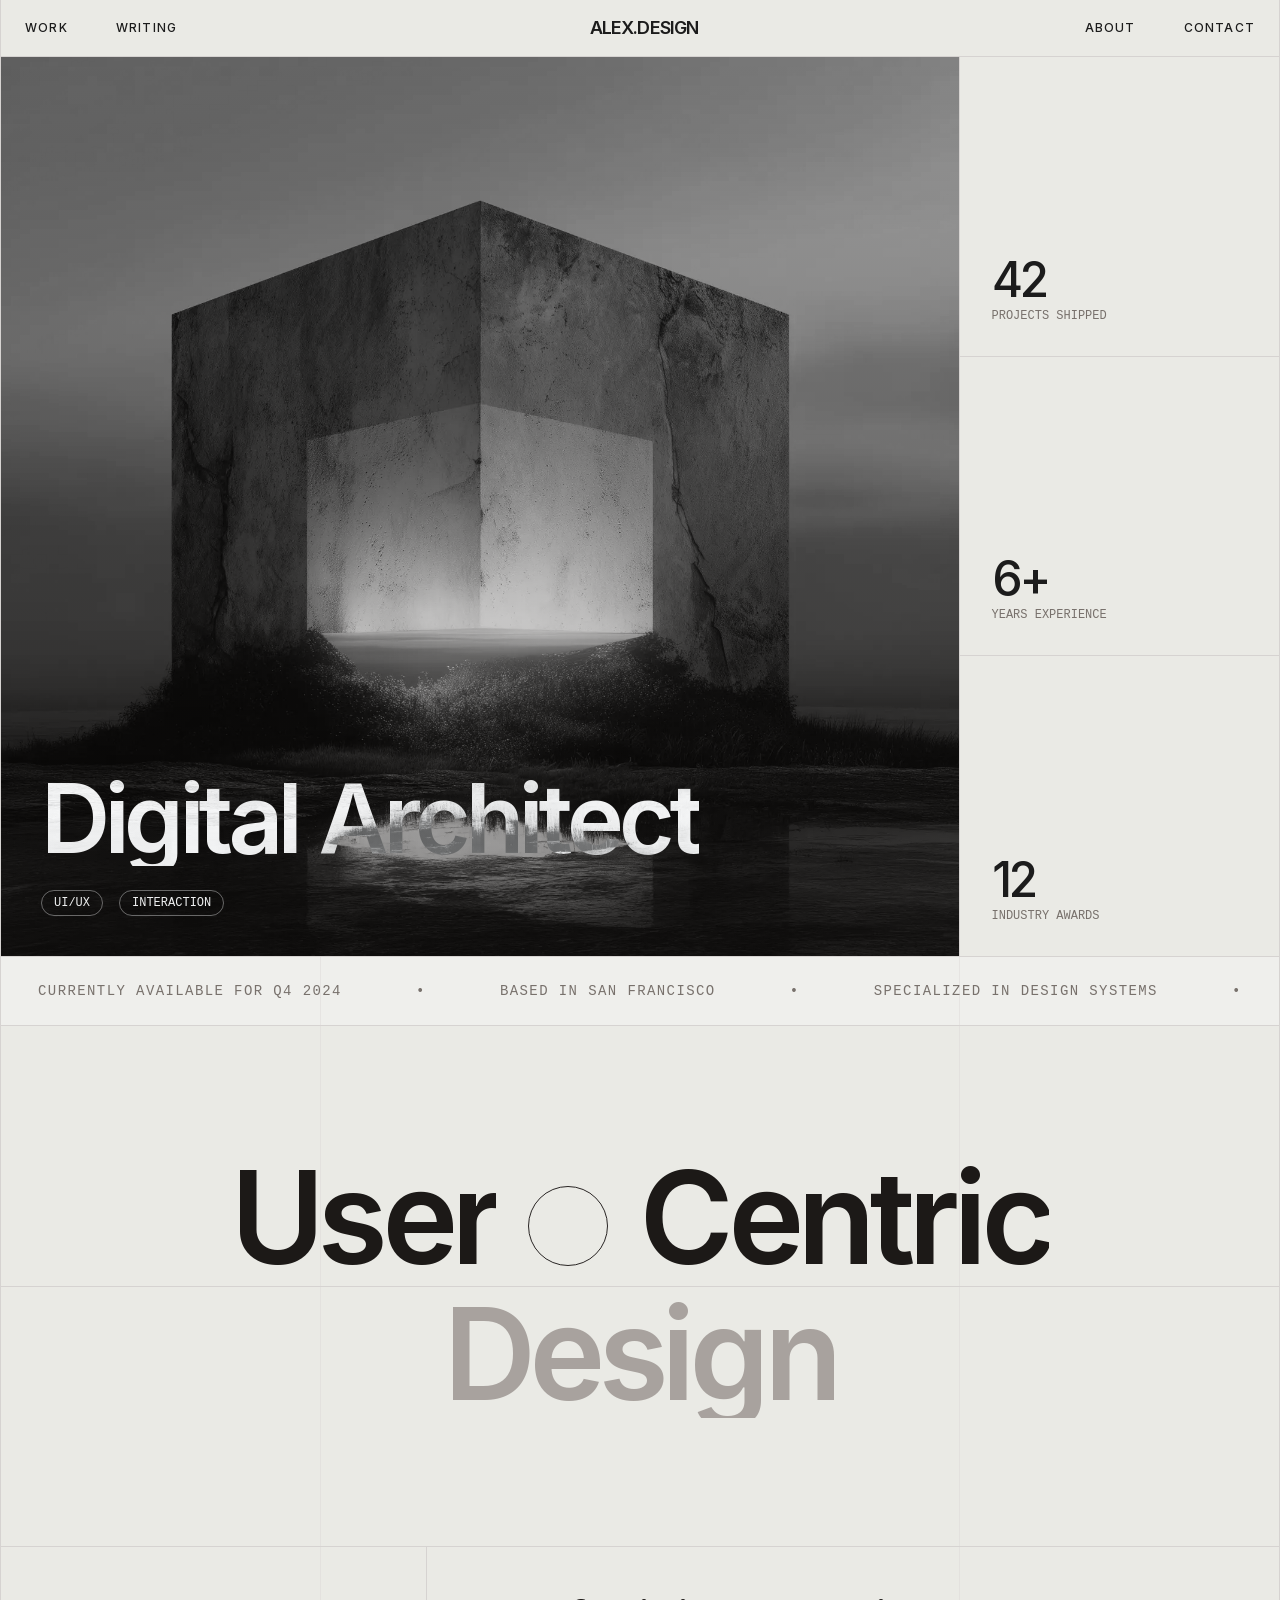
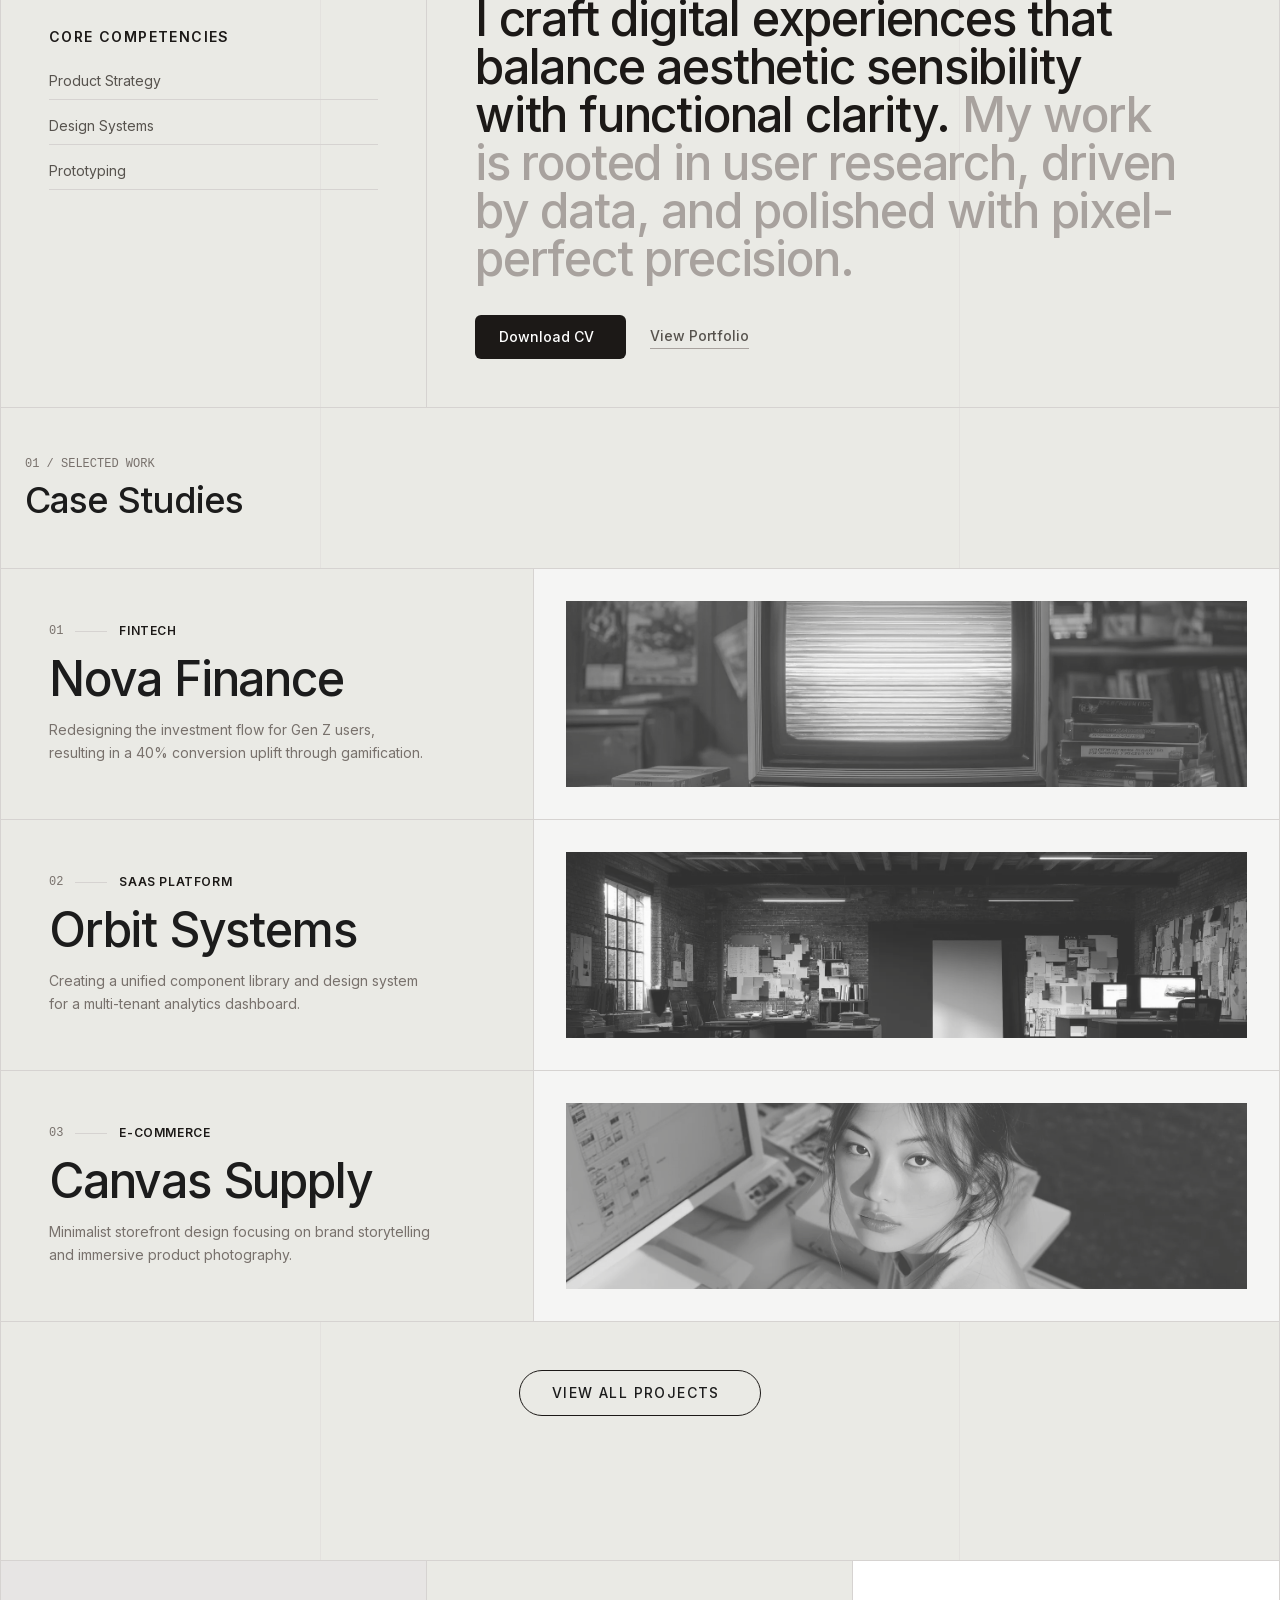
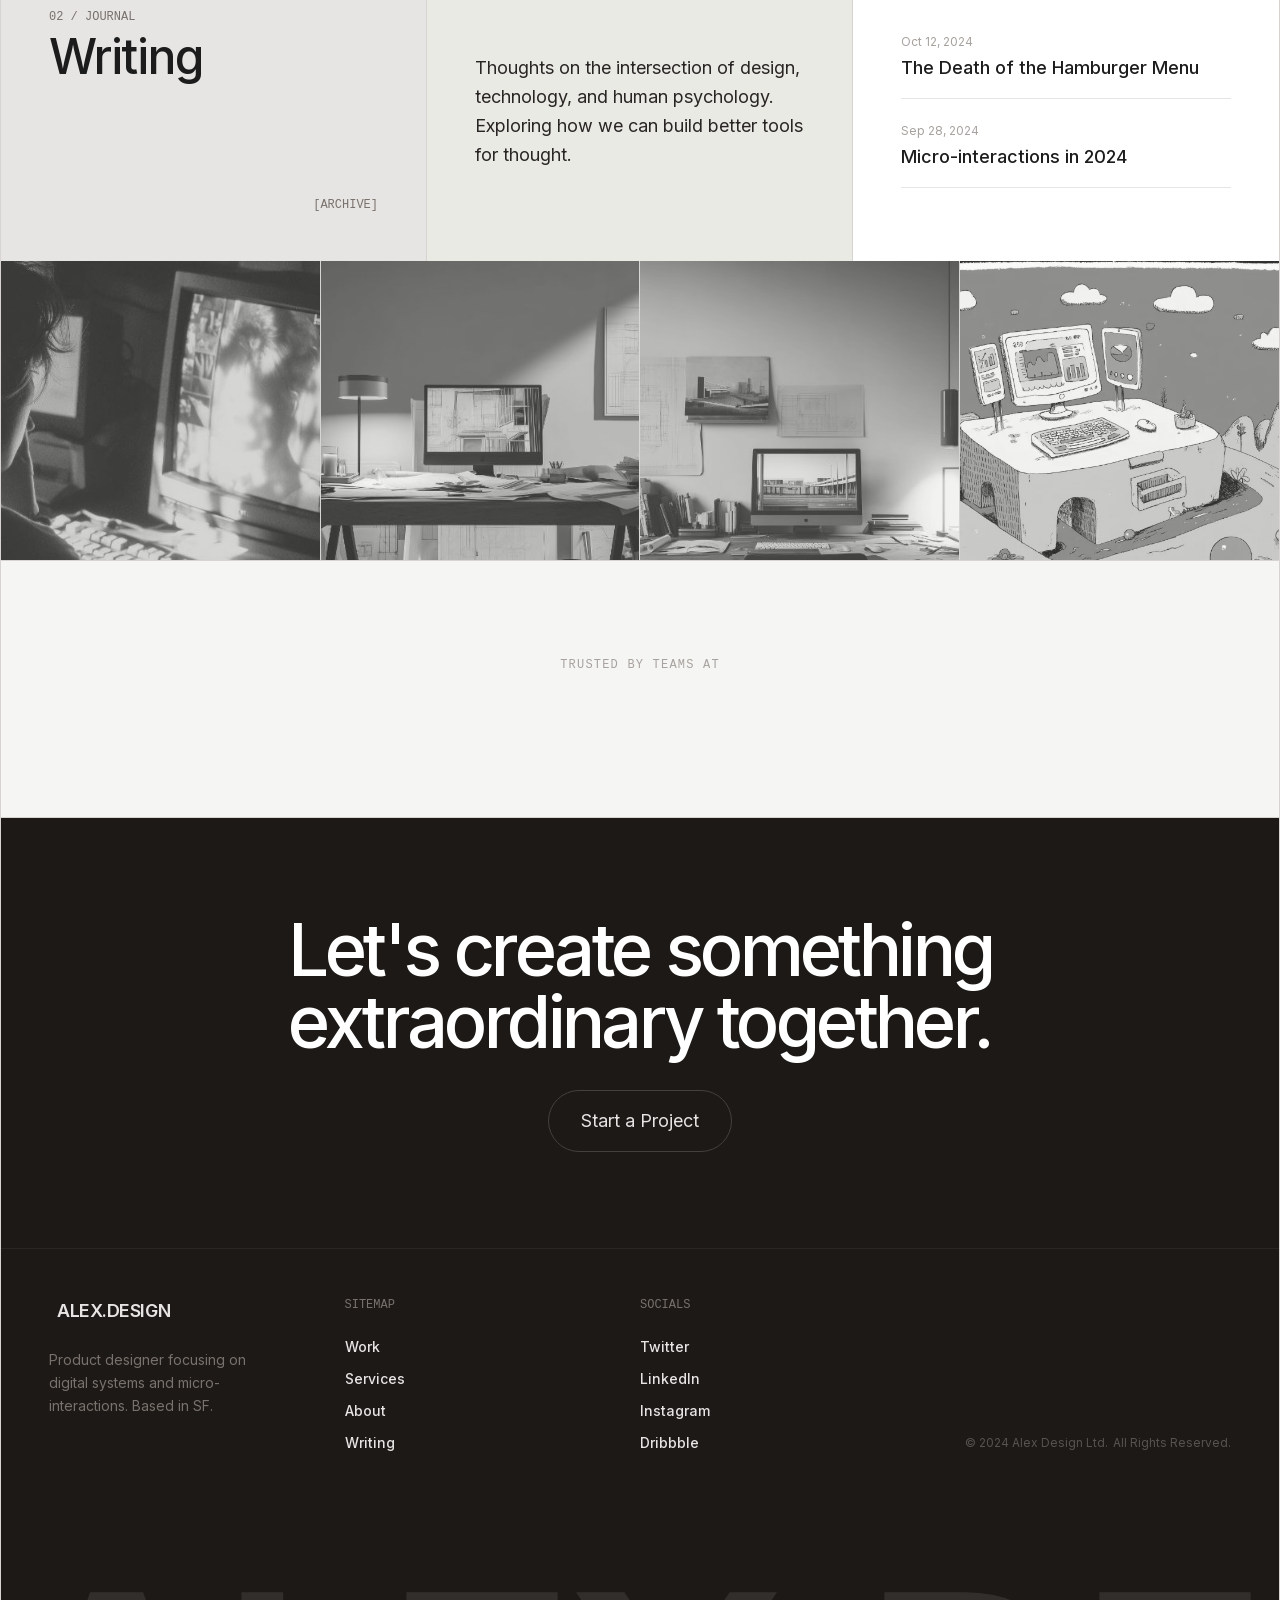
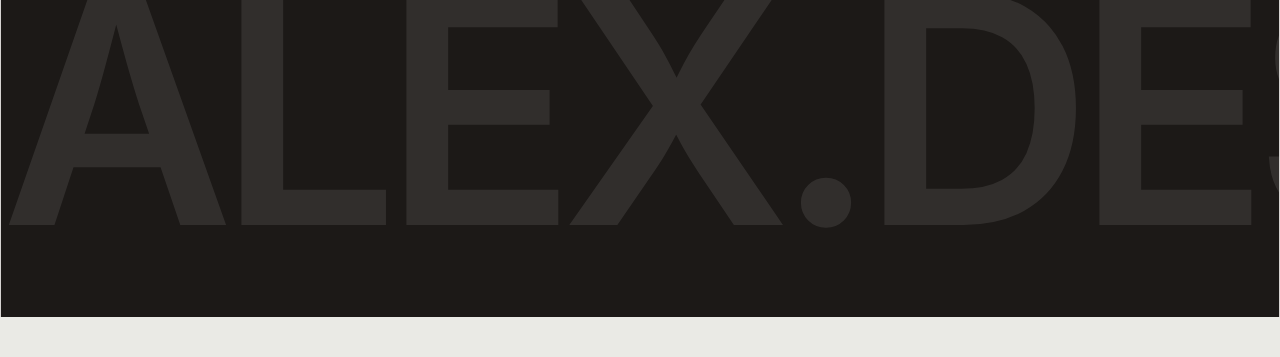
<file: templates/digital-architect.aura.build/index.html>
<html class="scroll-smooth" lang="en"><head><meta charset="utf-8"/>
<meta content="width=device-width, initial-scale=1.0" name="viewport"/>
<title>Portfolio - Product Designer</title>
<script src="assets/resource_3fa48481346f.js"></script>
<script src="assets/iconify-icon_d39ffc6e4c56.js"></script>
<link href="assets/css2_19fd9cc6b396.css" rel="stylesheet"/>
<style>
body { font-family: 'Inter', sans-serif; background-color: #EAEAE5; color: #1C1C1C; overflow-x: hidden; }
/* Base Reveal Animation (Scroll triggered) */
.reveal { opacity: 0; transform: translateY(2rem); transition: all 1s cubic-bezier(0.16, 1, 0.3, 1); }
.reveal.active { opacity: 1; transform: translateY(0); }
/* Masked Text Reveal (For Hero Title) */
.text-reveal-wrapper { overflow: hidden; display: inline-block; vertical-align: bottom; }
.text-reveal-content {
transform: translateY(110%);
opacity: 0;
transition: transform 1.2s cubic-bezier(0.16, 1, 0.3, 1), opacity 1.2s ease;
display: block;
}
.reveal-active .text-reveal-content { transform: translateY(0); opacity: 1; }
/* Stagger Delays */
.delay-100 { transition-delay: 0.1s; }
.delay-200 { transition-delay: 0.2s; }
.delay-300 { transition-delay: 0.3s; }
.delay-500 { transition-delay: 0.5s; }
.delay-700 { transition-delay: 0.7s; }
/* Carousel Fade & Ken Burns */
.carousel-slide { position: absolute; inset: 0; transition: opacity 1.5s ease-in-out; opacity: 0; overflow: hidden; }
.carousel-slide.active { opacity: 1; }
.carousel-slide img { transform: scale(1); transition: transform 10s ease-out; }
.carousel-slide.active img { transform: scale(1.1); }
/* Marquee Animation */
@keyframes marquee {
0% { transform: translateX(0); }
100% { transform: translateX(-50%); }
}
.animate-marquee { display: inline-block; padding-left: 100%; animation: marquee 30s linear infinite; }
/* Add a clone to the HTML for seamless loop or use padding method */
.marquee-container { display: flex; overflow: hidden; user-select: none; }
.marquee-content { flex-shrink: 0; display: flex; justify-content: space-around; min-width: 100%; animation: scroll 40s linear infinite; }
@keyframes scroll {
from { transform: translateX(0); }
to { transform: translateX(-100%); }
}
/* Nav Load Animation */
.nav-load { opacity: 0; transform: translateY(-10px); transition: all 0.8s ease-out; }
.nav-load.loaded { opacity: 1; transform: translateY(0); }
/* Icon Alignment Fix */
iconify-icon { display: inline-flex; align-items: center; justify-content: center; vertical-align: middle; }
/* Utilities */
.no-scrollbar::-webkit-scrollbar { display: none; }
.parallax-element { will-change: transform; }
</style></head>
<body class="antialiased min-h-screen selection:bg-stone-800 selection:text-white pb-10">
<!-- Main Container -->
<div class="max-w-[1400px] mx-auto border-x border-stone-300 relative bg-[#EAEAE5]">
<!-- Vertical Grid Guide Lines -->
<div class="absolute inset-0 pointer-events-none grid grid-cols-1 md:grid-cols-12 gap-0 z-0 h-full w-full">
<div class="hidden md:block md:col-span-3 border-r border-stone-300/40 h-full"></div>
<div class="hidden md:block md:col-span-6 border-r border-stone-300/40 h-full"></div>
<div class="hidden md:block md:col-span-3 h-full"></div>
</div>
<!-- Navigation -->
<header class="relative z-50 border-b border-stone-300 sticky top-0 bg-[#EAEAE5] nav-load">
<div class="flex justify-between items-center px-4 md:px-6 py-5">
<div class="flex items-center gap-12">
<a class="text-xs font-medium tracking-widest uppercase hover:text-stone-500 transition-colors" href="#">Work</a>
<a class="text-xs font-medium tracking-widest uppercase hidden md:block hover:text-stone-500 transition-colors" href="#">Writing</a>
</div>
<div class="absolute left-1/2 -translate-x-1/2 flex items-center gap-2 group cursor-pointer">
<iconify-icon class="text-xl group-hover:rotate-180 transition-transform duration-700" icon="solar:atom-linear"></iconify-icon>
<span class="font-bold tracking-tighter text-lg">ALEX.DESIGN</span>
</div>
<div class="flex items-center gap-12">
<a class="text-xs font-medium tracking-widest uppercase hidden md:block hover:text-stone-500 transition-colors" href="#">About</a>
<a class="text-xs font-medium tracking-widest uppercase hover:text-stone-500 transition-colors" href="#">Contact</a>
</div>
</div>
</header>
<!-- Hero Section -->
<section class="relative z-10 grid grid-cols-1 md:grid-cols-12 border-b border-stone-300 min-h-[900px]">
<!-- Hero Carousel -->
<div class="col-span-1 md:col-span-9 border-b md:border-b-0 md:border-r border-stone-300 relative group overflow-hidden bg-stone-200">
<div class="w-full h-full relative" id="hero-carousel">
<!-- Slide 1 -->
<div class="carousel-slide active">
<img class="w-full h-full object-cover grayscale contrast-125 parallax-img" data-speed="0.05" src="assets/c7fa69dd-d7fb-48f2-a866-ef3663_f6b789593f38.webp"/>
</div>
<!-- Slide 2 -->
<div class="carousel-slide">
<img class="w-full h-full object-cover grayscale contrast-125 parallax-img" data-speed="0.05" src="assets/6c710de5-9712-4c8e-a7db-59ac54_b647957b5aa5.webp"/>
</div>
<!-- Slide 3 -->
<div class="carousel-slide">
<img class="w-full h-full object-cover grayscale contrast-125 parallax-img" data-speed="0.05" src="assets/62cc53b7-3355-4618-b7fa-3283f6_a6d3415bc434.webp"/>
</div>
</div>
<div class="absolute top-0 left-0 w-full h-full bg-gradient-to-b from-transparent to-stone-900/40 pointer-events-none"></div>
<!-- Hero Text -->
<div class="absolute bottom-6 left-6 md:bottom-10 md:left-10 text-white mix-blend-difference z-20">
<h1 class="text-6xl md:text-8xl font-semibold tracking-tighter leading-none mb-2" id="hero-title">
<span class="text-reveal-wrapper"><span class="text-reveal-content delay-200">Digital</span></span>
<span class="text-reveal-wrapper"><span class="text-reveal-content delay-300">Architect</span></span>
</h1>
<div class="mt-6 flex items-center gap-4 reveal delay-500 hero-badge">
<span class="px-3 py-1 border border-white/40 rounded-full text-xs font-mono uppercase backdrop-blur-md">UI/UX</span>
<span class="px-3 py-1 border border-white/40 rounded-full text-xs font-mono uppercase backdrop-blur-md">Interaction</span>
</div>
</div>
</div>
<!-- Stats Column (Staggered Load) -->
<div class="col-span-1 md:col-span-3 grid grid-rows-3 h-full min-h-[400px]">
<!-- Stat 1 -->
<div class="row-span-1 border-b border-stone-300 p-8 flex flex-col justify-between reveal delay-500 hero-stat group hover:bg-white transition-colors">
<iconify-icon class="text-3xl text-stone-400 group-hover:text-stone-800 transition-colors" icon="solar:layers-minimalistic-linear"></iconify-icon>
<div>
<h2 class="text-5xl font-medium tracking-tighter">42</h2>
<span class="text-xs font-mono text-stone-500 mt-1 block">PROJECTS SHIPPED</span>
</div>
</div>
<!-- Stat 2 -->
<div class="row-span-1 border-b border-stone-300 p-8 flex flex-col justify-between reveal delay-700 hero-stat group hover:bg-white transition-colors">
<iconify-icon class="text-3xl text-stone-400 group-hover:text-stone-800 transition-colors" icon="solar:clock-circle-linear"></iconify-icon>
<div>
<h2 class="text-5xl font-medium tracking-tighter">6+</h2>
<span class="text-xs font-mono text-stone-500 mt-1 block">YEARS EXPERIENCE</span>
</div>
</div>
<!-- Stat 3 -->
<div class="row-span-1 p-8 flex flex-col justify-between reveal delay-700 hero-stat group hover:bg-white transition-colors relative overflow-hidden">
<iconify-icon class="text-3xl text-stone-400 group-hover:text-stone-800 transition-colors" icon="solar:cup-star-linear"></iconify-icon>
<div>
<h2 class="text-5xl font-medium tracking-tighter">12</h2>
<span class="text-xs font-mono text-stone-500 mt-1 block">INDUSTRY AWARDS</span>
</div>
<div class="absolute top-4 right-4 animate-spin-slow">
<iconify-icon class="text-stone-200 text-6xl opacity-0 group-hover:opacity-100 transition-opacity duration-700" icon="solar:star-fall-linear"></iconify-icon>
</div>
</div>
</div>
</section>
<!-- Marquee / Divider -->
<div class="border-b border-stone-300 overflow-hidden py-6 bg-stone-100/50">
<div class="marquee-container">
<div class="marquee-content">
<span class="text-sm font-mono uppercase tracking-widest text-stone-500 mx-8">Currently available for Q4 2024</span>
<span class="text-sm font-mono uppercase tracking-widest text-stone-500 mx-8">•</span>
<span class="text-sm font-mono uppercase tracking-widest text-stone-500 mx-8">Based in San Francisco</span>
<span class="text-sm font-mono uppercase tracking-widest text-stone-500 mx-8">•</span>
<span class="text-sm font-mono uppercase tracking-widest text-stone-500 mx-8">Specialized in Design Systems</span>
<span class="text-sm font-mono uppercase tracking-widest text-stone-500 mx-8">•</span>
</div>
<!-- Duplicate for seamless loop -->
<div class="marquee-content">
<span class="text-sm font-mono uppercase tracking-widest text-stone-500 mx-8">Currently available for Q4 2024</span>
<span class="text-sm font-mono uppercase tracking-widest text-stone-500 mx-8">•</span>
<span class="text-sm font-mono uppercase tracking-widest text-stone-500 mx-8">Based in San Francisco</span>
<span class="text-sm font-mono uppercase tracking-widest text-stone-500 mx-8">•</span>
<span class="text-sm font-mono uppercase tracking-widest text-stone-500 mx-8">Specialized in Design Systems</span>
<span class="text-sm font-mono uppercase tracking-widest text-stone-500 mx-8">•</span>
</div>
</div>
</div>
<!-- Typography Banner -->
<section class="relative z-10 py-32 border-b border-stone-300 overflow-hidden">
<div class="flex flex-col items-center gap-2 reveal">
<div class="flex items-center gap-4 md:gap-8">
<h1 class="text-6xl md:text-8xl lg:text-9xl font-semibold tracking-tighter text-stone-900">
<span class="text-reveal-wrapper"><span class="text-reveal-content text-stone-900">User</span></span>
</h1>
<div class="w-12 h-12 md:w-20 md:h-20 border border-stone-800 rounded-full flex items-center justify-center mt-2 md:mt-4 bg-transparent hover:bg-stone-900 hover:text-white transition-all duration-500">
<iconify-icon class="text-2xl md:text-4xl" icon="solar:arrow-down-linear"></iconify-icon>
</div>
<h1 class="text-6xl md:text-8xl lg:text-9xl font-semibold tracking-tighter text-stone-900">
<span class="text-reveal-wrapper"><span class="text-reveal-content delay-100 text-stone-900">Centric</span></span>
</h1>
</div>
<h1 class="text-6xl md:text-8xl lg:text-9xl font-semibold tracking-tighter text-stone-400">
<span class="text-reveal-wrapper"><span class="text-reveal-content delay-200">Design</span></span>
</h1>
</div>
<div class="absolute top-1/2 left-0 w-full h-px bg-stone-300 -z-10"></div>
<!-- Parallax Decoration -->
<div class="absolute top-10 right-[10%] opacity-20 parallax-element" data-speed="-0.02">
<iconify-icon class="text-9xl" icon="solar:record-circle-linear"></iconify-icon>
</div>
</section>
<!-- Intro / Bio Section -->
<section class="relative z-10 grid grid-cols-1 md:grid-cols-12 border-b border-stone-300">
<!-- Left Meta -->
<div class="col-span-1 md:col-span-4 p-8 md:p-12 flex flex-col justify-between min-h-[400px] border-b md:border-b-0 md:border-r border-stone-300 reveal">
<div class="flex flex-col gap-8">
<iconify-icon class="text-5xl text-stone-800" icon="solar:scanner-linear"></iconify-icon>
<div>
<h3 class="text-sm font-bold uppercase tracking-widest text-stone-900 mb-6">Core Competencies</h3>
<div class="space-y-4">
<div class="flex items-center justify-between border-b border-stone-300 pb-2">
<span class="text-sm text-stone-600">Product Strategy</span>
<iconify-icon class="text-stone-400 text-lg" icon="solar:check-circle-linear"></iconify-icon>
</div>
<div class="flex items-center justify-between border-b border-stone-300 pb-2">
<span class="text-sm text-stone-600">Design Systems</span>
<iconify-icon class="text-stone-400 text-lg" icon="solar:check-circle-linear"></iconify-icon>
</div>
<div class="flex items-center justify-between border-b border-stone-300 pb-2">
<span class="text-sm text-stone-600">Prototyping</span>
<iconify-icon class="text-stone-400 text-lg" icon="solar:check-circle-linear"></iconify-icon>
</div>
</div>
</div>
</div>
</div>
<!-- Right Content -->
<div class="col-span-1 md:col-span-8 p-8 md:p-12 md:pr-24 flex flex-col justify-center reveal delay-100">
<h2 class="text-3xl md:text-5xl font-medium tracking-tight leading-tight text-stone-900 mb-8">
                    I craft digital experiences that balance aesthetic sensibility with functional clarity. 
                    <span class="text-stone-400">My work is rooted in user research, driven by data, and polished with pixel-perfect precision.</span>
</h2>
<div class="flex gap-6 items-center">
<button class="px-6 py-3 bg-stone-900 text-white rounded-md text-sm font-medium hover:bg-stone-700 transition-all flex items-center gap-2 group">
                        Download CV
                        <iconify-icon class="text-lg group-hover:translate-y-1 transition-transform" icon="solar:file-download-linear"></iconify-icon>
</button>
<a class="text-sm font-medium text-stone-600 hover:text-stone-900 border-b border-stone-400 hover:border-stone-900 pb-0.5 transition-colors" href="#work">View Portfolio</a>
</div>
</div>
</section>
<!-- Selected Projects (List View) -->
<section class="relative z-10 py-12" id="work">
<div class="px-4 md:px-6 mb-12 flex justify-between items-end reveal">
<div>
<span class="text-xs font-mono uppercase text-stone-500 mb-2 block">01 / Selected Work</span>
<h3 class="text-4xl font-medium tracking-tight">Case Studies</h3>
</div>
<iconify-icon class="text-3xl text-stone-400" icon="solar:arrow-right-down-linear"></iconify-icon>
</div>
<!-- Project 1 -->
<div class="group border-y border-stone-300 bg-[#EAEAE5] hover:bg-white transition-colors duration-500 cursor-pointer overflow-hidden">
<div class="max-w-[1400px] mx-auto grid grid-cols-1 md:grid-cols-12 min-h-[250px]">
<div class="col-span-1 md:col-span-5 p-8 md:p-12 border-r border-stone-300/0 md:border-stone-300 reveal flex flex-col justify-center">
<div class="flex items-center gap-3 mb-4">
<span class="text-xs font-mono text-stone-500">01</span>
<div class="h-px w-8 bg-stone-300"></div>
<span class="text-xs font-bold uppercase tracking-wider text-stone-900">Fintech</span>
</div>
<h4 class="text-4xl md:text-5xl font-medium tracking-tight mb-4 group-hover:translate-x-2 transition-transform duration-500">Nova Finance</h4>
<p class="text-stone-500 text-sm leading-relaxed max-w-sm">Redesigning the investment flow for Gen Z users, resulting in a 40% conversion uplift through gamification.</p>
</div>
<div class="col-span-7 hidden md:block relative overflow-hidden">
<div class="absolute inset-0 bg-stone-100 flex items-center justify-center p-8">
<img class="w-full h-full object-cover grayscale opacity-80 group-hover:scale-105 group-hover:grayscale-0 transition-all duration-700" src="assets/4b7d31e6-5b45-47eb-9853-96bbb9_bf1aa5f9d2cf.webp"/>
</div>
</div>
</div>
</div>
<!-- Project 2 -->
<div class="group border-b border-stone-300 bg-[#EAEAE5] hover:bg-white transition-colors duration-500 cursor-pointer overflow-hidden">
<div class="max-w-[1400px] mx-auto grid grid-cols-1 md:grid-cols-12 min-h-[250px]">
<div class="col-span-1 md:col-span-5 p-8 md:p-12 border-r border-stone-300/0 md:border-stone-300 reveal flex flex-col justify-center">
<div class="flex items-center gap-3 mb-4">
<span class="text-xs font-mono text-stone-500">02</span>
<div class="h-px w-8 bg-stone-300"></div>
<span class="text-xs font-bold uppercase tracking-wider text-stone-900">SaaS Platform</span>
</div>
<h4 class="text-4xl md:text-5xl font-medium tracking-tight mb-4 group-hover:translate-x-2 transition-transform duration-500">Orbit Systems</h4>
<p class="text-stone-500 text-sm leading-relaxed max-w-sm">Creating a unified component library and design system for a multi-tenant analytics dashboard.</p>
</div>
<div class="col-span-7 hidden md:block relative overflow-hidden">
<div class="absolute inset-0 bg-stone-100 flex items-center justify-center p-8">
<img class="w-full h-full object-cover grayscale opacity-80 group-hover:scale-105 group-hover:grayscale-0 transition-all duration-700" src="assets/5ea5c0e9-3047-467a-9eaf-e49f65_6a6f021d85c6.webp"/>
</div>
</div>
</div>
</div>
<!-- Project 3 -->
<div class="group border-b border-stone-300 bg-[#EAEAE5] hover:bg-white transition-colors duration-500 cursor-pointer overflow-hidden">
<div class="max-w-[1400px] mx-auto grid grid-cols-1 md:grid-cols-12 min-h-[250px]">
<div class="col-span-1 md:col-span-5 p-8 md:p-12 border-r border-stone-300/0 md:border-stone-300 reveal flex flex-col justify-center">
<div class="flex items-center gap-3 mb-4">
<span class="text-xs font-mono text-stone-500">03</span>
<div class="h-px w-8 bg-stone-300"></div>
<span class="text-xs font-bold uppercase tracking-wider text-stone-900">E-Commerce</span>
</div>
<h4 class="text-4xl md:text-5xl font-medium tracking-tight mb-4 group-hover:translate-x-2 transition-transform duration-500">Canvas Supply</h4>
<p class="text-stone-500 text-sm leading-relaxed max-w-sm">Minimalist storefront design focusing on brand storytelling and immersive product photography.</p>
</div>
<div class="col-span-7 hidden md:block relative overflow-hidden">
<div class="absolute inset-0 bg-stone-100 flex items-center justify-center p-8">
<img class="w-full h-full object-cover grayscale opacity-80 group-hover:scale-105 group-hover:grayscale-0 transition-all duration-700" src="assets/ddab06d9-9060-42a5-9052-32121a_7062a2506669.webp"/>
</div>
</div>
</div>
</div>
<div class="flex justify-center mt-12 reveal">
<a class="inline-flex items-center gap-2 text-sm font-medium uppercase tracking-widest border border-stone-900 rounded-full px-8 py-3 hover:bg-stone-900 hover:text-white transition-all" href="#">
                    View All Projects
                    <iconify-icon class="text-lg" icon="solar:arrow-right-linear"></iconify-icon>
</a>
</div>
</section>
<!-- Blog / Writing Section Header -->
<section class="relative z-10 grid grid-cols-1 md:grid-cols-12 border-t border-stone-300 mt-24">
<!-- Title -->
<div class="col-span-1 md:col-span-4 p-8 md:p-12 border-b md:border-b-0 md:border-r border-stone-300 flex flex-col justify-between min-h-[300px] reveal bg-stone-200">
<div>
<span class="text-xs font-mono uppercase text-stone-500 mb-2 block">02 / Journal</span>
<h2 class="text-5xl font-medium tracking-tight">Writing</h2>
</div>
<div class="flex items-end justify-between">
<iconify-icon class="text-5xl text-stone-800" icon="solar:pen-new-square-linear"></iconify-icon>
<span class="text-xs font-mono text-stone-500">[ARCHIVE]</span>
</div>
</div>
<!-- Description -->
<div class="col-span-1 md:col-span-8 grid grid-cols-1 md:grid-cols-2">
<div class="p-8 md:p-12 border-b md:border-b-0 md:border-r border-stone-300 flex items-center reveal delay-100">
<p class="text-lg leading-relaxed text-stone-800">
                        Thoughts on the intersection of design, technology, and human psychology. Exploring how we can build better tools for thought.
                    </p>
</div>
<div class="p-8 md:p-12 flex flex-col justify-center gap-6 reveal delay-200 bg-white">
<a class="group flex items-start justify-between border-b border-stone-200 pb-4" href="#">
<div>
<span class="text-xs text-stone-400 mb-1 block">Oct 12, 2024</span>
<h4 class="text-lg font-medium group-hover:text-stone-600 transition-colors">The Death of the Hamburger Menu</h4>
</div>
<iconify-icon class="text-stone-300 text-xl group-hover:text-stone-900 transition-all" icon="solar:arrow-right-up-linear"></iconify-icon>
</a>
<a class="group flex items-start justify-between border-b border-stone-200 pb-4" href="#">
<div>
<span class="text-xs text-stone-400 mb-1 block">Sep 28, 2024</span>
<h4 class="text-lg font-medium group-hover:text-stone-600 transition-colors">Micro-interactions in 2024</h4>
</div>
<iconify-icon class="text-stone-300 text-xl group-hover:text-stone-900 transition-all" icon="solar:arrow-right-up-linear"></iconify-icon>
</a>
</div>
</div>
</section>
<!-- Image Grid Parallax -->
<section class="relative z-10 grid grid-cols-2 md:grid-cols-4 border-b border-stone-300 h-[300px] overflow-hidden">
<img class="w-full h-[120%] object-cover grayscale opacity-80 border-r border-stone-300 parallax-img" data-speed="0.05" src="assets/ede50f82-0ad0-4579-a4ae-3a9428_fd09ad4bf2a1.jpg"/>
<img class="w-full h-[120%] object-cover grayscale opacity-80 border-r border-stone-300 parallax-img" data-speed="0.08" src="assets/e9d001f3-ebe3-45c2-b556-b53a55_6b8718ffa723.jpg"/>
<img class="w-full h-[120%] object-cover grayscale opacity-80 border-r border-stone-300 parallax-img" data-speed="0.03" src="assets/87e5e02b-a5b6-43ff-b9a4-5e299f_665111a88a86.jpg"/>
<img class="w-full h-[120%] object-cover grayscale opacity-80 parallax-img" data-speed="0.1" src="assets/2700a02e-2471-497e-8ca2-3196fc_50242a508302.webp"/>
</section>
<!-- Client List -->
<section class="relative z-10 border-b border-stone-300 py-24 bg-stone-100">
<div class="text-center mb-12">
<span class="text-xs font-mono uppercase text-stone-400 tracking-widest">Trusted by teams at</span>
</div>
<!-- Simple Icons as Logos -->
<div class="grid grid-cols-2 md:grid-cols-4 gap-12 md:gap-20 px-8 justify-items-center items-center opacity-50 grayscale hover:grayscale-0 transition-all duration-700">
<div class="reveal">
<iconify-icon class="text-stone-900" height="36" icon="simple-icons:airbnb"></iconify-icon>
</div>
<div class="reveal delay-100">
<iconify-icon class="text-stone-900" height="36" icon="simple-icons:spotify"></iconify-icon>
</div>
<div class="reveal delay-200">
<iconify-icon class="text-stone-900" height="36" icon="simple-icons:notion"></iconify-icon>
</div>
<div class="reveal delay-300">
<iconify-icon class="text-stone-900" height="36" icon="simple-icons:linear"></iconify-icon>
</div>
</div>
</section>
<!-- Balanced Footer -->
<footer class="relative z-10 bg-stone-900 text-stone-200 pt-24 pb-12">
<!-- Top CTA Section -->
<div class="px-6 md:px-12 mb-24 text-center">
<div class="reveal">
<h2 class="text-5xl md:text-7xl font-medium tracking-tighter mb-8 text-white">Let's create something<br/>extraordinary together.</h2>
<a class="inline-block border border-stone-700 rounded-full px-8 py-4 text-lg hover:bg-white hover:text-stone-900 transition-all duration-300" href="mailto:hello@alex.design">
                        Start a Project
                    </a>
</div>
</div>
<div class="border-t border-stone-800 w-full mb-12"></div>
<!-- Balanced Grid -->
<div class="grid grid-cols-1 md:grid-cols-12 px-6 md:px-12 gap-12 md:gap-0">
<!-- Column 1: Brand -->
<div class="col-span-1 md:col-span-3">
<div class="flex items-center gap-2 mb-6">
<iconify-icon class="text-xl" icon="solar:atom-linear"></iconify-icon>
<span class="font-bold tracking-tight text-lg">ALEX.DESIGN</span>
</div>
<p class="text-stone-500 text-sm leading-relaxed max-w-[200px]">
                        Product designer focusing on digital systems and micro-interactions. Based in SF.
                    </p>
</div>
<!-- Column 2: Sitemap -->
<div class="col-span-1 md:col-span-3">
<h4 class="text-xs font-mono uppercase text-stone-500 mb-6">Sitemap</h4>
<ul class="space-y-3 text-sm font-medium">
<li><a class="hover:text-white transition-colors" href="#">Work</a></li>
<li><a class="hover:text-white transition-colors" href="#">Services</a></li>
<li><a class="hover:text-white transition-colors" href="#">About</a></li>
<li><a class="hover:text-white transition-colors" href="#">Writing</a></li>
</ul>
</div>
<!-- Column 3: Socials -->
<div class="col-span-1 md:col-span-3">
<h4 class="text-xs font-mono uppercase text-stone-500 mb-6">Socials</h4>
<ul class="space-y-3 text-sm font-medium">
<li><a class="hover:text-white transition-colors flex items-center gap-2" href="#">Twitter <iconify-icon class="text-xs text-stone-600" icon="solar:arrow-right-up-linear"></iconify-icon></a></li>
<li><a class="hover:text-white transition-colors flex items-center gap-2" href="#">LinkedIn <iconify-icon class="text-xs text-stone-600" icon="solar:arrow-right-up-linear"></iconify-icon></a></li>
<li><a class="hover:text-white transition-colors flex items-center gap-2" href="#">Instagram <iconify-icon class="text-xs text-stone-600" icon="solar:arrow-right-up-linear"></iconify-icon></a></li>
<li><a class="hover:text-white transition-colors flex items-center gap-2" href="#">Dribbble <iconify-icon class="text-xs text-stone-600" icon="solar:arrow-right-up-linear"></iconify-icon></a></li>
</ul>
</div>
<!-- Column 4: Meta -->
<div class="col-span-1 md:col-span-3 flex flex-col justify-between h-full">
<div class="text-right hidden md:block">
<iconify-icon class="text-4xl text-stone-800" icon="solar:globe-linear"></iconify-icon>
</div>
<div class="text-left md:text-right mt-4 md:mt-0">
<span class="text-xs text-stone-600">© 2024 Alex Design Ltd.</span>
<span class="text-xs text-stone-600">All Rights Reserved.</span>
</div>
</div>
</div>
<!-- Big Text Footer -->
<div class="mt-24 text-center opacity-10 pointer-events-none select-none overflow-hidden">
<span class="text-[12rem] md:text-[20rem] font-bold leading-none tracking-tighter whitespace-nowrap">ALEX.DESIGN</span>
</div>
</footer>
</div>
<script>
        // Intersection Observer for Reveals
        document.addEventListener('DOMContentLoaded', () => {
            
            // 1. Initial Hero Animations (Triggered on Load)
            setTimeout(() => {
                document.querySelector('header').classList.add('loaded');
            }, 100);

            // Trigger Hero Title Text Reveal
            setTimeout(() => {
                const heroTitle = document.getElementById('hero-title');
                if(heroTitle) heroTitle.classList.add('reveal-active');
            }, 500);

            // Trigger Hero Badge & Stats manually so they don't wait for scroll
            setTimeout(() => {
                document.querySelectorAll('.hero-badge, .hero-stat').forEach(el => {
                    el.classList.add('active');
                });
            }, 500);

            // 2. Scroll Observer for the rest of the page
            const observerOptions = {
                root: null,
                rootMargin: '0px',
                threshold: 0.15
            };

            const observer = new IntersectionObserver((entries) => {
                entries.forEach(entry => {
                    if (entry.isIntersecting) {
                        entry.target.classList.add('active');
                        // Add reveal-active to children if they exist (for text reveals)
                        const textWrappers = entry.target.querySelectorAll('.text-reveal-wrapper');
                        if(textWrappers.length > 0 || entry.target.classList.contains('text-reveal-wrapper')) {
                            entry.target.classList.add('reveal-active');
                        }
                        // Handle internal text reveal wrappers specifically
                        if(entry.target.tagName === 'H1') { // Catch specific typography section headers
                             entry.target.classList.add('reveal-active');
                        }
                    }
                });
            }, observerOptions);

            document.querySelectorAll('.reveal').forEach(el => observer.observe(el));
            // Observe custom text reveal sections
            document.querySelectorAll('h1').forEach(el => {
                if(el.querySelector('.text-reveal-content')) observer.observe(el);
            });

            // 3. Carousel Logic
            const slides = document.querySelectorAll('.carousel-slide');
            let currentSlide = 0;
            
            setInterval(() => {
                slides[currentSlide].classList.remove('active');
                currentSlide = (currentSlide + 1) % slides.length;
                slides[currentSlide].classList.add('active');
            }, 5000);

            // 4. Parallax Logic
            window.addEventListener('scroll', () => {
                const scrolled = window.scrollY;
                document.querySelectorAll('.parallax-img').forEach((el) => {
                    const speed = el.dataset.speed || 0.1;
                    el.style.transform = `translateY(${scrolled * speed}px)`;
                });
                
                document.querySelectorAll('.parallax-element').forEach((el) => {
                    const speed = el.dataset.speed || 0.1;
                    el.style.transform = `translateY(${scrolled * speed}px)`;
                });
            });
        });
    </script>
<script data-img-fallback-handler="">!function(){var f=["https://hoirqrkdgbmvpwutwuwj.supabase.co/storage/v1/object/public/assets/assets/917d6f93-fb36-439a-8c48-884b67b35381_1600w.jpg","https://hoirqrkdgbmvpwutwuwj.supabase.co/storage/v1/object/public/assets/assets/4734259a-bad7-422f-981e-ce01e79184f2_1600w.jpg","https://hoirqrkdgbmvpwutwuwj.supabase.co/storage/v1/object/public/assets/assets/c543a9e1-f226-4ced-80b0-feb8445a75b9_1600w.jpg","https://hoirqrkdgbmvpwutwuwj.supabase.co/storage/v1/object/public/assets/assets/5bab247f-35d9-400d-a82b-fd87cfe913d2_1600w.webp","https://hoirqrkdgbmvpwutwuwj.supabase.co/storage/v1/object/public/assets/assets/30104e3c-5eea-4b93-93e9-5313698a7156_1600w.webp"],h=new Set;function g(s){for(var x=0,i=0;i<s.length;i++)x=(x<<5)-x+s.charCodeAt(i)|0;return f[Math.abs(x)%f.length]}function r(t){var s=t.src;if(s&&!h.has(s)){h.add(s);t.src=g(s)}}window.addEventListener("error",function(e){var t=e.target;if(t&&t.tagName==="IMG")r(t)},!0);function c(){document.querySelectorAll("img").forEach(function(i){if(i.complete&&!i.naturalWidth&&i.src)r(i)})}if(document.readyState==="loading")document.addEventListener("DOMContentLoaded",c);else c()}()</script></body></html>
</file>
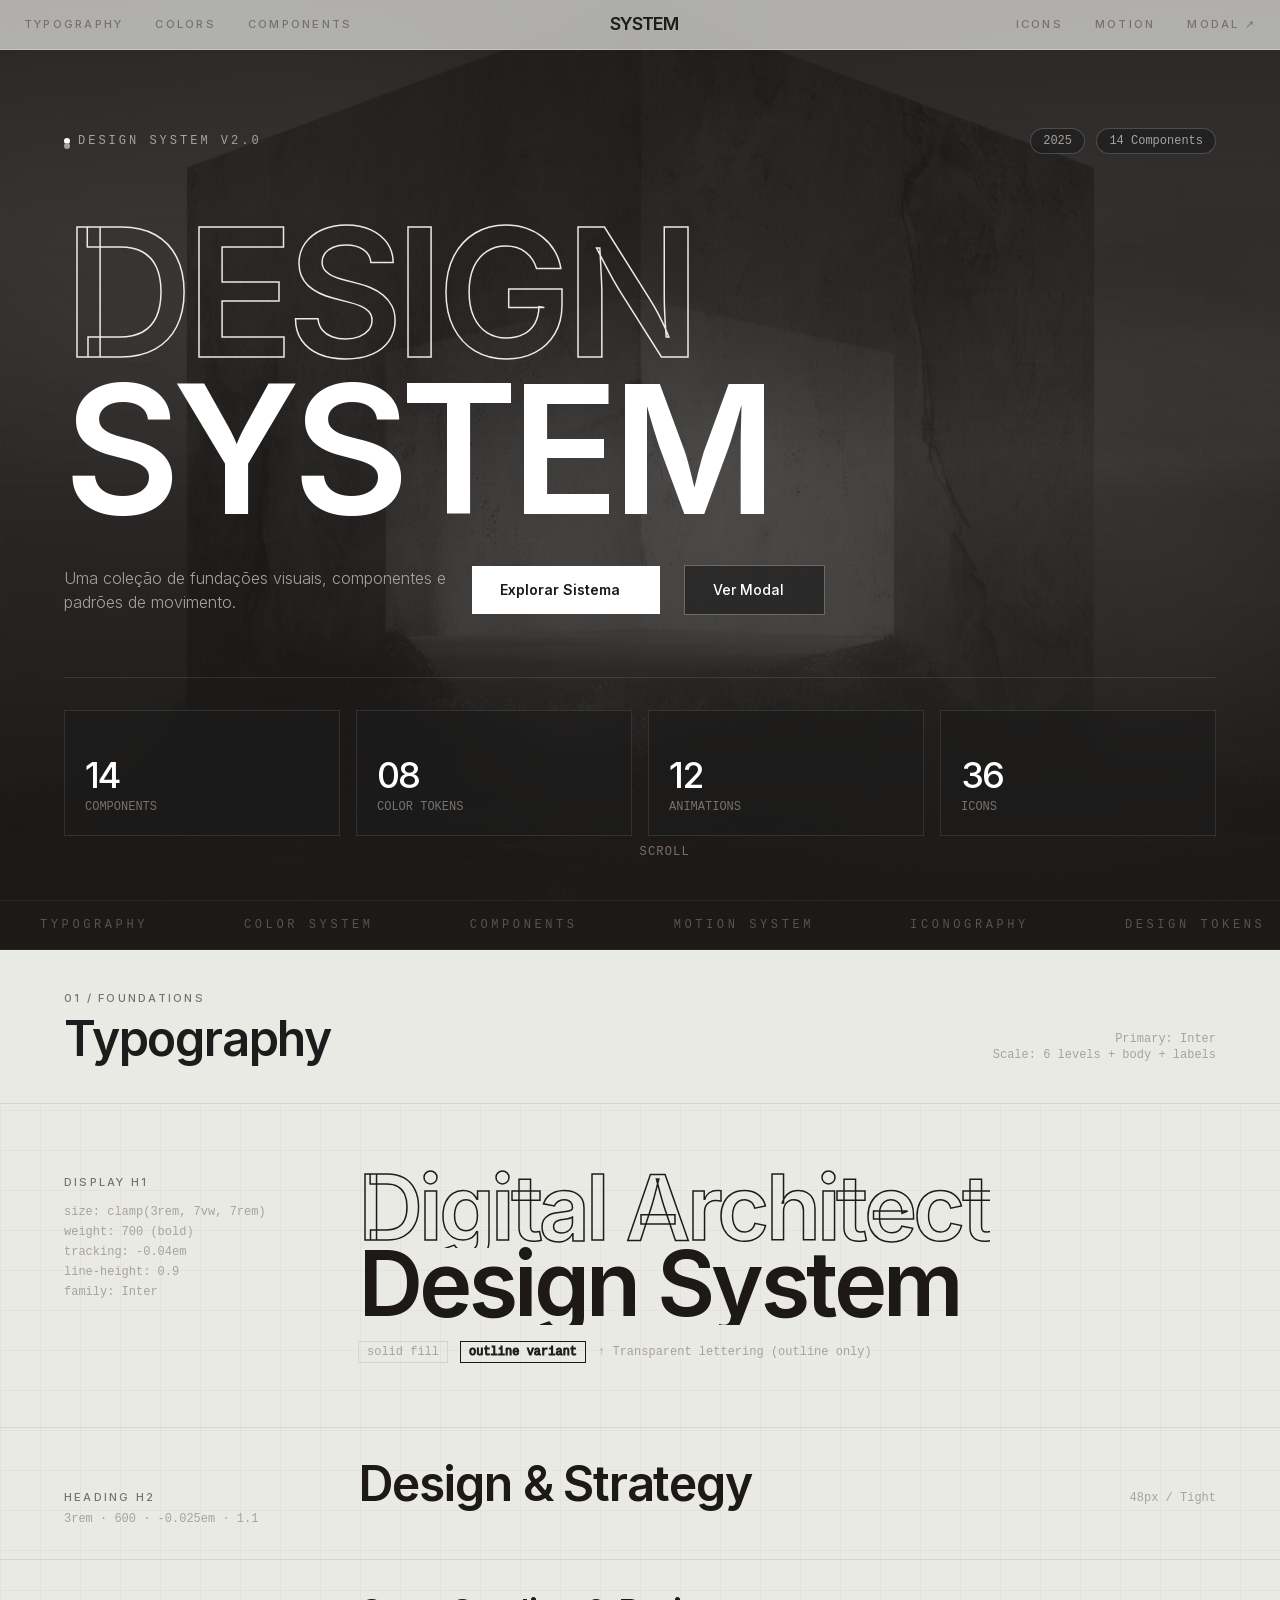
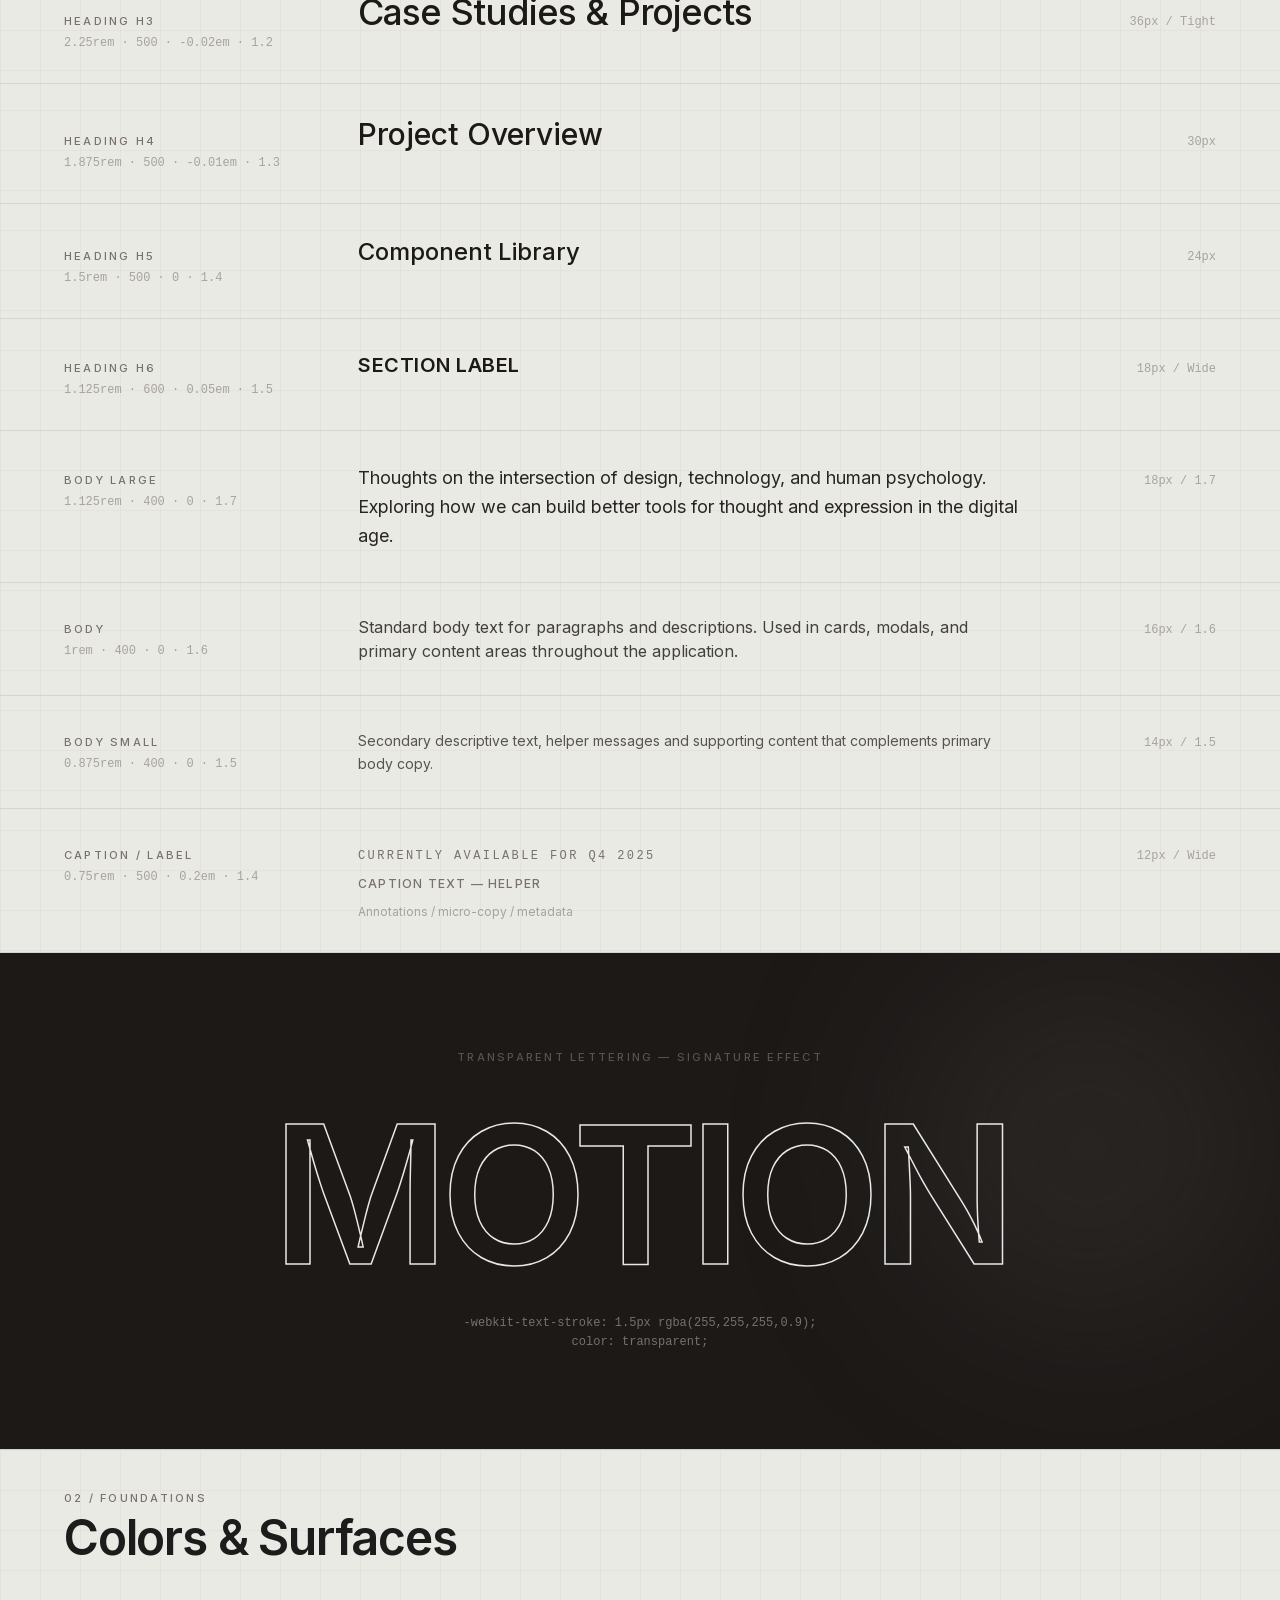
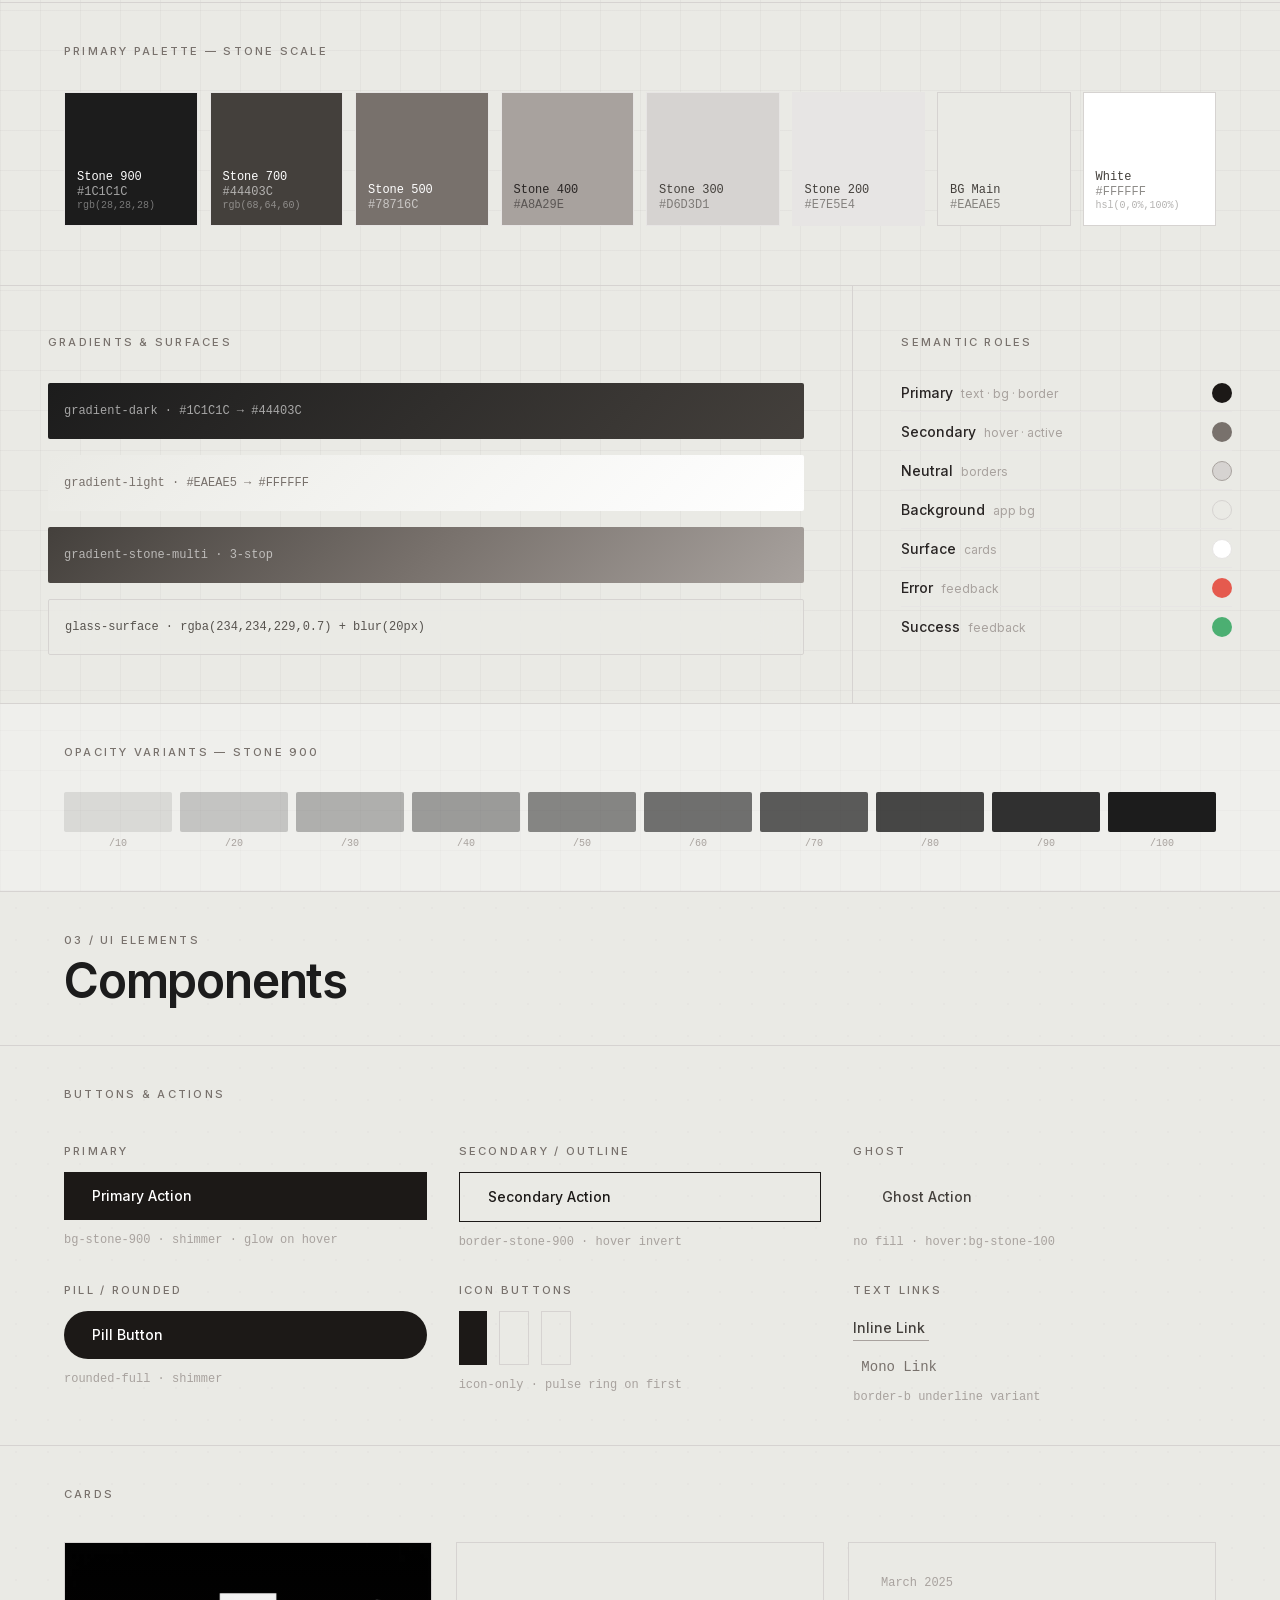
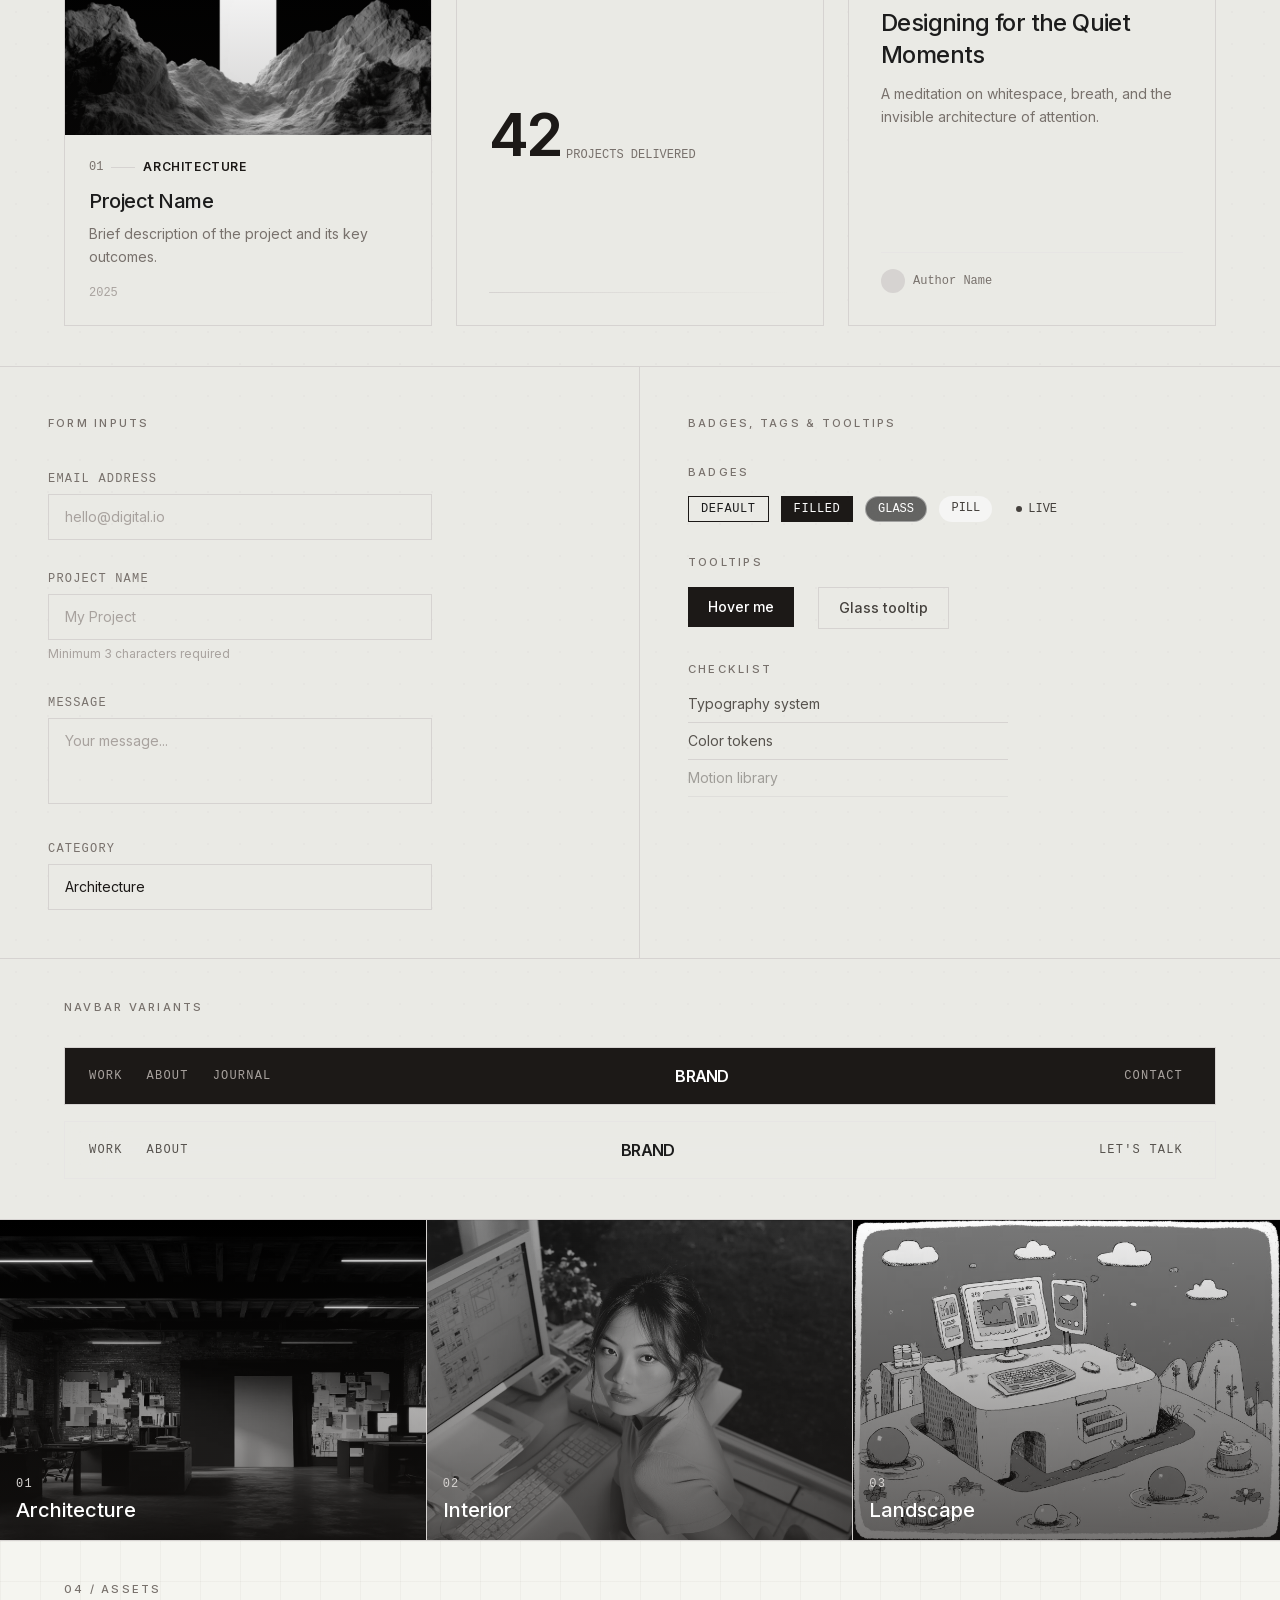
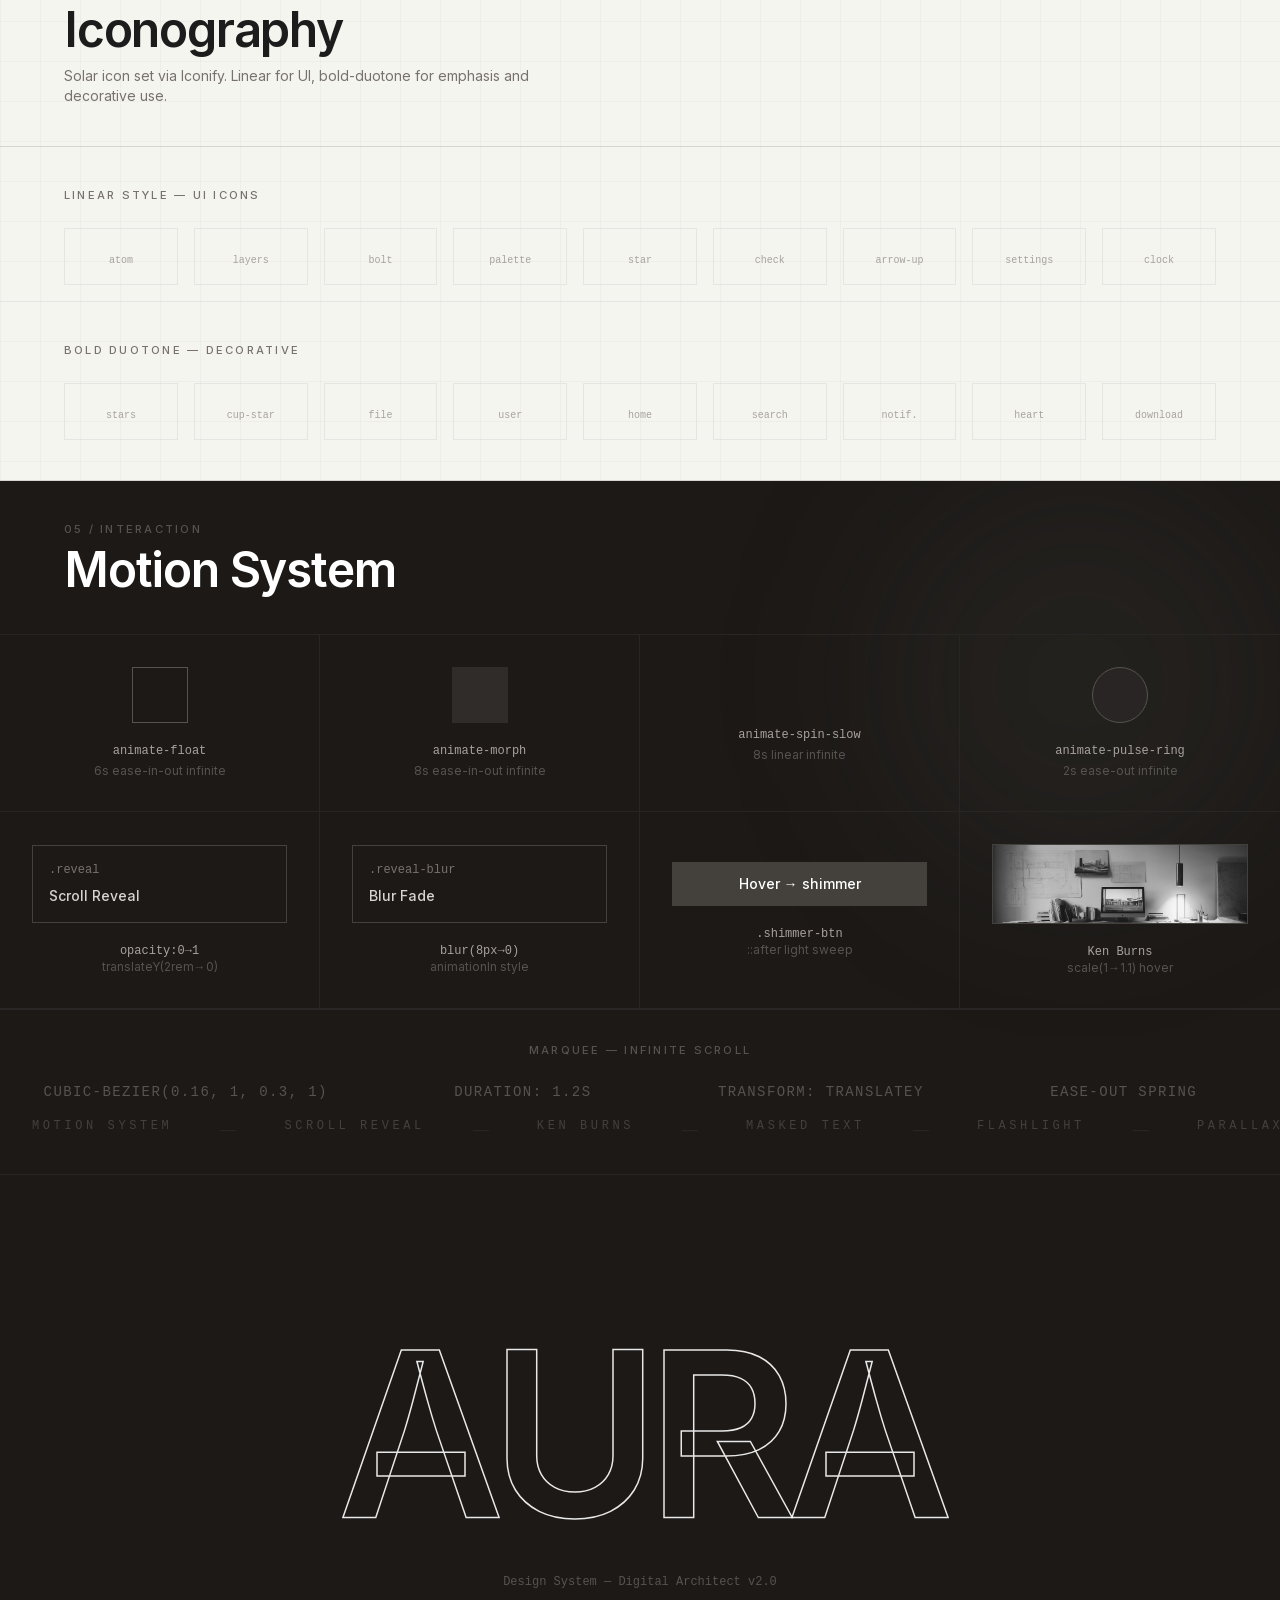
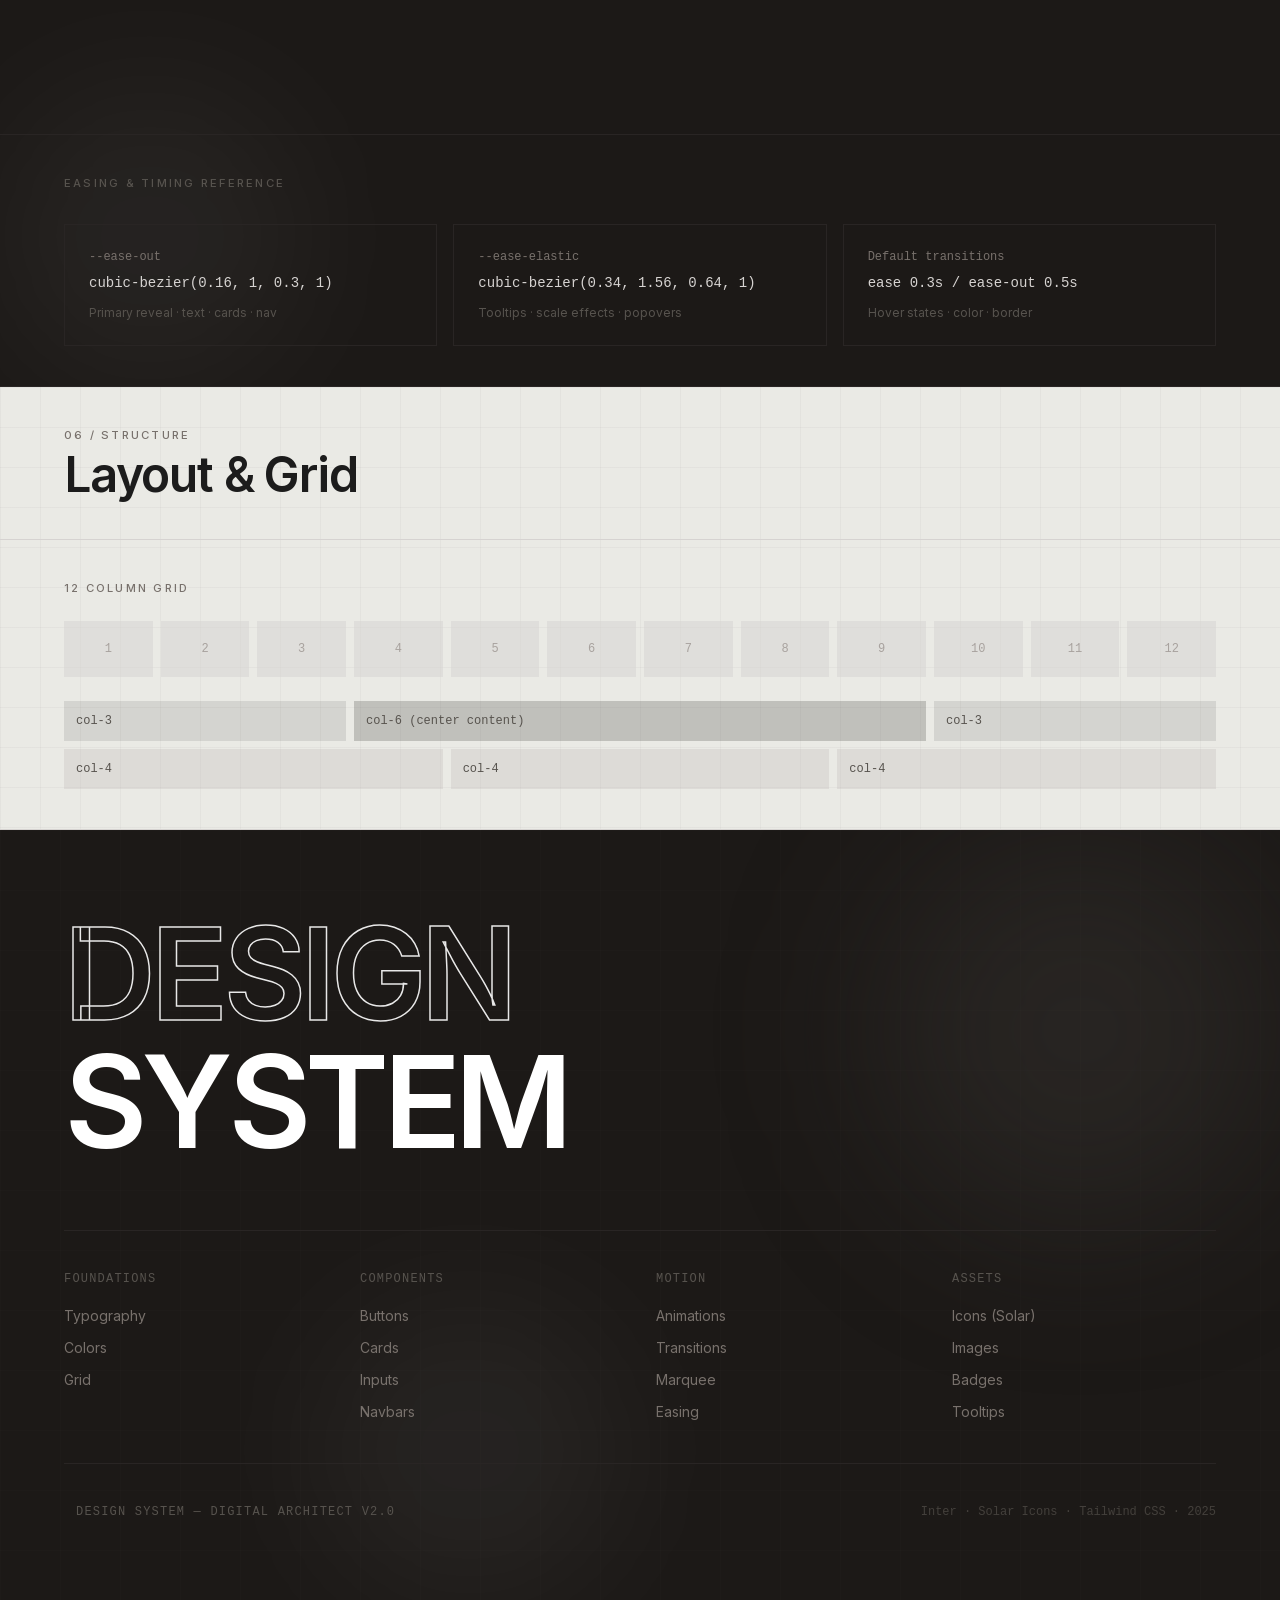
<file: templates/design_system.html>
<!DOCTYPE html>
<html class="scroll-smooth" lang="en">
<head>
    <meta charset="utf-8" />
    <meta content="width=device-width, initial-scale=1.0" name="viewport" />
    <title>Design System — Digital Architect</title>
    <script src="digital-architect.aura.build/assets/resource_3fa48481346f.js"></script>
    <script src="digital-architect.aura.build/assets/iconify-icon_d39ffc6e4c56.js"></script>
    <link href="digital-architect.aura.build/assets/css2_19fd9cc6b396.css" rel="stylesheet" />
    <style>
        :root {
            --bg-main: #EAEAE5;
            --bg-light: #F5F5F0;
            --stone-900: #1C1C1C;
            --stone-700: #44403C;
            --stone-500: #78716C;
            --stone-400: #A8A29E;
            --stone-300: #D6D3D1;
            --stone-200: #E7E5E4;
            --white: #FFFFFF;
            --ease-out: cubic-bezier(0.16, 1, 0.3, 1);
            --ease-elastic: cubic-bezier(0.34, 1.56, 0.64, 1);
        }
        * { box-sizing: border-box; }
        html { scroll-behavior: smooth; }
        body {
            font-family: 'Inter', sans-serif;
            background-color: var(--bg-main);
            color: var(--stone-900);
            overflow-x: hidden;
        }

        /* =============================================
           SCROLL REVEAL ANIMATIONS
        ============================================= */
        .reveal {
            opacity: 0;
            transform: translateY(2rem);
            transition: all 1s var(--ease-out);
        }
        .reveal.active { opacity: 1; transform: translateY(0); }

        .reveal-blur {
            opacity: 0;
            transform: translateY(24px);
            filter: blur(8px);
            transition: all 0.9s var(--ease-out);
        }
        .reveal-blur.active { opacity: 1; transform: translateY(0); filter: blur(0); }

        .reveal-left {
            opacity: 0;
            transform: translateX(-2rem);
            transition: all 1s var(--ease-out);
        }
        .reveal-left.active { opacity: 1; transform: translateX(0); }

        .reveal-scale {
            opacity: 0;
            transform: scale(0.92);
            transition: all 0.9s var(--ease-out);
        }
        .reveal-scale.active { opacity: 1; transform: scale(1); }

        /* =============================================
           MASKED TEXT REVEAL
        ============================================= */
        .text-reveal-wrapper {
            overflow: hidden;
            display: inline-block;
            vertical-align: bottom;
        }
        .text-reveal-content {
            transform: translateY(110%);
            opacity: 0;
            transition: transform 1.2s var(--ease-out), opacity 1.2s ease;
            display: block;
        }
        .reveal-active .text-reveal-content { transform: translateY(0); opacity: 1; }

        /* =============================================
           TRANSPARENT / OUTLINE TEXT
        ============================================= */
        .text-outline {
            -webkit-text-stroke: 1.5px var(--stone-900);
            color: transparent;
        }
        .text-outline-thin {
            -webkit-text-stroke: 1px var(--stone-900);
            color: transparent;
        }
        .text-outline-white {
            -webkit-text-stroke: 1.5px rgba(255,255,255,0.9);
            color: transparent;
        }
        .text-blend { mix-blend-mode: difference; color: white; }
        .text-gradient {
            background: linear-gradient(135deg, var(--stone-900) 0%, var(--stone-500) 100%);
            -webkit-background-clip: text;
            -webkit-text-fill-color: transparent;
            background-clip: text;
        }

        /* =============================================
           STAGGER DELAYS
        ============================================= */
        .delay-100 { transition-delay: 0.1s; }
        .delay-200 { transition-delay: 0.2s; }
        .delay-300 { transition-delay: 0.3s; }
        .delay-400 { transition-delay: 0.4s; }
        .delay-500 { transition-delay: 0.5s; }
        .delay-600 { transition-delay: 0.6s; }
        .delay-700 { transition-delay: 0.7s; }
        .delay-900 { transition-delay: 0.9s; }

        /* =============================================
           CAROUSEL / KEN BURNS
        ============================================= */
        .carousel-slide {
            position: absolute;
            inset: 0;
            transition: opacity 1.5s ease-in-out;
            opacity: 0;
            overflow: hidden;
        }
        .carousel-slide.active { opacity: 1; }
        .carousel-slide img {
            transform: scale(1);
            transition: transform 12s ease-out;
            width: 100%; height: 100%; object-fit: cover;
        }
        .carousel-slide.active img { transform: scale(1.1); }

        /* =============================================
           MARQUEE
        ============================================= */
        .marquee-container { display: flex; overflow: hidden; user-select: none; }
        .marquee-content {
            flex-shrink: 0;
            display: flex;
            justify-content: space-around;
            min-width: 100%;
            animation: marqueeScroll 35s linear infinite;
        }
        @keyframes marqueeScroll {
            from { transform: translateX(0); }
            to   { transform: translateX(-100%); }
        }
        .marquee-reverse .marquee-content { animation-direction: reverse; }

        /* =============================================
           SHIMMER
        ============================================= */
        .shimmer-btn { position: relative; overflow: hidden; }
        .shimmer-btn::after {
            content: '';
            position: absolute;
            top: 0; left: -100%;
            width: 60%; height: 100%;
            background: linear-gradient(90deg, transparent, rgba(255,255,255,0.3), transparent);
            transform: skewX(-15deg);
        }
        .shimmer-btn:hover::after { animation: shimmerPass 0.6s ease forwards; }
        @keyframes shimmerPass { to { left: 150%; } }

        /* =============================================
           GLOW EFFECTS
        ============================================= */
        .glow-sm:hover { box-shadow: 0 0 20px rgba(28,28,28,0.15), 0 4px 20px rgba(28,28,28,0.08); }
        .glow-dark { box-shadow: 0 0 30px rgba(28,28,28,0.25); }

        /* =============================================
           FLASHLIGHT CARD
        ============================================= */
        .flashlight-card { position: relative; }
        .flashlight-card::before {
            content: "";
            position: absolute;
            inset: 0px;
            background: radial-gradient(
                600px circle at var(--mouse-x, 50%) var(--mouse-y, 50%),
                rgba(255, 255, 255, 0.12),
                transparent 40%
            );
            opacity: 0;
            transition: opacity 0.4s;
            pointer-events: none;
            z-index: 1;
            border-radius: inherit;
        }
        .flashlight-card:hover::before { opacity: 1; }

        /* =============================================
           GLASS
        ============================================= */
        .glass {
            background: rgba(234, 234, 229, 0.7);
            backdrop-filter: blur(20px);
            -webkit-backdrop-filter: blur(20px);
        }
        .glass-dark {
            background: rgba(28, 28, 28, 0.65);
            backdrop-filter: blur(20px);
            -webkit-backdrop-filter: blur(20px);
        }
        .glass-white {
            background: rgba(255, 255, 255, 0.55);
            backdrop-filter: blur(16px);
            -webkit-backdrop-filter: blur(16px);
        }

        /* =============================================
           NAV LOAD
        ============================================= */
        .nav-load {
            opacity: 0;
            transform: translateY(-10px);
            transition: all 0.8s ease-out;
        }
        .nav-load.loaded { opacity: 1; transform: translateY(0); }

        /* =============================================
           HERO GRID
        ============================================= */
        .hero-grid {
            background-image:
                linear-gradient(rgba(234,234,229,0.06) 1px, transparent 1px),
                linear-gradient(90deg, rgba(234,234,229,0.06) 1px, transparent 1px);
            background-size: 60px 60px;
            animation: gridDrift 20s linear infinite;
        }
        @keyframes gridDrift {
            from { background-position: 0 0; }
            to   { background-position: 60px 60px; }
        }

        /* =============================================
           BG PATTERNS
        ============================================= */
        .bg-animated-dots {
            background-image: radial-gradient(circle, var(--stone-300) 1px, transparent 1px);
            background-size: 32px 32px;
        }
        .bg-grid-subtle {
            background-image:
                linear-gradient(to right, rgba(120,113,108,0.06) 1px, transparent 1px),
                linear-gradient(to bottom, rgba(120,113,108,0.06) 1px, transparent 1px);
            background-size: 40px 40px;
        }

        /* =============================================
           KEYFRAME ANIMATIONS
        ============================================= */
        @keyframes float {
            0%, 100% { transform: translateY(0); }
            50%       { transform: translateY(-12px); }
        }
        @keyframes morph {
            0%, 100% { border-radius: 60% 40% 30% 70% / 60% 30% 70% 40%; }
            50%       { border-radius: 30% 60% 70% 40% / 50% 60% 30% 60%; }
        }
        @keyframes spinSlow { to { transform: rotate(360deg); } }
        @keyframes pulseRing {
            0%   { box-shadow: 0 0 0 0 rgba(28,28,28,0.3); }
            70%  { box-shadow: 0 0 0 12px rgba(28,28,28,0); }
            100% { box-shadow: 0 0 0 0 rgba(28,28,28,0); }
        }
        @keyframes animationIn {
            0%   { opacity: 0; transform: translateY(30px); filter: blur(8px); }
            100% { opacity: 1; transform: translateY(0); filter: blur(0); }
        }
        @keyframes draw { to { stroke-dashoffset: 0; } }
        @keyframes pulseLive {
            0%, 100% { opacity: 1; transform: scale(1); }
            50%       { opacity: 0.5; transform: scale(1.3); }
        }

        .animate-float    { animation: float 6s ease-in-out infinite; }
        .animate-morph    { animation: morph 8s ease-in-out infinite; }
        .animate-spin-slow { animation: spinSlow 8s linear infinite; }
        .animate-pulse-ring { animation: pulseRing 2s ease-out infinite; }
        .anim-in { opacity: 0; animation: animationIn 0.9s var(--ease-out) forwards; }

        /* =============================================
           BUTTONS
        ============================================= */
        .btn-arrow iconify-icon { transition: transform 0.3s var(--ease-out); }
        .btn-arrow:hover iconify-icon { transform: translate(3px, -3px); }
        .btn-icon-spin:hover iconify-icon { animation: spinSlow 1s linear; }

        /* =============================================
           CARD
        ============================================= */
        .card-lift {
            transition: transform 0.4s var(--ease-out), box-shadow 0.4s ease;
        }
        .card-lift:hover {
            transform: translateY(-4px);
            box-shadow: 0 16px 40px rgba(28,28,28,0.1);
        }

        /* =============================================
           INPUT
        ============================================= */
        .input-custom {
            background: transparent;
            border: 1px solid var(--stone-300);
            outline: none;
            transition: border-color 0.3s, box-shadow 0.3s;
        }
        .input-custom:focus {
            border-color: var(--stone-900);
            box-shadow: 0 0 0 3px rgba(28,28,28,0.08);
        }
        .input-custom::placeholder { color: var(--stone-400); }

        /* =============================================
           BADGE LIVE
        ============================================= */
        .badge-live::before {
            content: '';
            display: inline-block;
            width: 6px; height: 6px;
            border-radius: 50%;
            background: currentColor;
            margin-right: 6px;
            animation: pulseLive 1.5s ease-out infinite;
        }

        /* =============================================
           TOOLTIP
        ============================================= */
        .tooltip-wrap { position: relative; }
        .tooltip-box {
            position: absolute;
            bottom: calc(100% + 8px);
            left: 50%;
            transform: translateX(-50%) translateY(8px) scale(0.95);
            opacity: 0;
            transition: all 0.25s var(--ease-elastic);
            pointer-events: none;
            white-space: nowrap;
            z-index: 50;
        }
        .tooltip-wrap:hover .tooltip-box {
            transform: translateX(-50%) translateY(0) scale(1);
            opacity: 1;
        }

        /* =============================================
           MODAL
        ============================================= */
        .modal-overlay {
            opacity: 0;
            visibility: hidden;
            transition: opacity 0.3s, visibility 0.3s;
        }
        .modal-overlay.open { opacity: 1; visibility: visible; }
        .modal-content {
            transform: translateY(20px) scale(0.97);
            transition: transform 0.4s var(--ease-out);
        }
        .modal-overlay.open .modal-content { transform: translateY(0) scale(1); }

        /* =============================================
           HERO ORB
        ============================================= */
        .hero-orb {
            position: absolute;
            border-radius: 50%;
            filter: blur(80px);
            pointer-events: none;
        }

        /* =============================================
           UTILITIES
        ============================================= */
        iconify-icon {
            display: inline-flex;
            align-items: center;
            justify-content: center;
            vertical-align: middle;
        }
        .no-scrollbar::-webkit-scrollbar { display: none; }
        .section-tag {
            font-family: 'Inter', monospace;
            font-size: 0.7rem;
            font-weight: 500;
            letter-spacing: 0.2em;
            text-transform: uppercase;
            color: var(--stone-500);
        }
        .parallax-element { will-change: transform; }
    </style>
</head>
<body class="antialiased min-h-screen selection:bg-stone-800 selection:text-white">

    <!-- ========================================
         MODAL DEMO
    ======================================== -->
    <div class="modal-overlay fixed inset-0 z-[200] flex items-center justify-center p-4 bg-stone-900/50 backdrop-blur-sm" id="modal-demo">
        <div class="modal-content glass border border-stone-300 max-w-lg w-full p-10 relative">
            <button onclick="document.getElementById('modal-demo').classList.remove('open')"
                    class="absolute top-4 right-4 w-8 h-8 flex items-center justify-center border border-stone-300 hover:bg-stone-900 hover:text-white hover:border-stone-900 transition-all rounded-sm">
                <iconify-icon icon="solar:close-linear" class="text-lg"></iconify-icon>
            </button>
            <span class="section-tag block mb-4">Modal Component</span>
            <h3 class="text-3xl font-medium tracking-tight mb-3">Confirm Action</h3>
            <p class="text-stone-500 text-sm leading-relaxed mb-8">This modal uses backdrop blur, scale-in transition, and click-outside close. A reusable overlay pattern from the design system.</p>
            <div class="flex gap-3">
                <button onclick="document.getElementById('modal-demo').classList.remove('open')"
                        class="px-6 py-3 bg-stone-900 text-white text-sm font-medium shimmer-btn hover:bg-stone-700 transition-colors flex items-center gap-2 btn-arrow">
                    Confirm <iconify-icon icon="solar:arrow-right-linear" class="text-base"></iconify-icon>
                </button>
                <button onclick="document.getElementById('modal-demo').classList.remove('open')"
                        class="px-6 py-3 border border-stone-300 text-sm font-medium hover:bg-stone-100 transition-colors">
                    Cancel
                </button>
            </div>
        </div>
    </div>
    <script>
        document.getElementById('modal-demo').addEventListener('click', function(e){
            if(e.target === this) this.classList.remove('open');
        });
    </script>

    <!-- ========================================
         STICKY NAV
    ======================================== -->
    <header class="fixed top-0 left-0 right-0 z-[100] border-b border-stone-300/60 glass nav-load" id="main-nav">
        <div class="max-w-[1400px] mx-auto flex justify-between items-center px-6 py-4">
            <nav class="flex items-center gap-8">
                <a href="#typography" class="section-tag hover:text-stone-900 transition-colors">Typography</a>
                <a href="#colors" class="section-tag hover:text-stone-900 transition-colors">Colors</a>
                <a href="#components" class="section-tag hover:text-stone-900 transition-colors hidden md:block">Components</a>
            </nav>
            <a href="#hero" class="absolute left-1/2 -translate-x-1/2 flex items-center gap-2 group cursor-pointer">
                <iconify-icon icon="solar:atom-linear" class="text-xl group-hover:rotate-180 transition-transform duration-700"></iconify-icon>
                <span class="font-bold tracking-tighter text-lg">SYSTEM</span>
            </a>
            <nav class="flex items-center gap-8">
                <a href="#icons" class="section-tag hover:text-stone-900 transition-colors hidden md:block">Icons</a>
                <a href="#motion" class="section-tag hover:text-stone-900 transition-colors">Motion</a>
                <button onclick="document.getElementById('modal-demo').classList.add('open')"
                        class="section-tag hover:text-stone-900 transition-colors hidden lg:block">Modal ↗</button>
            </nav>
        </div>
    </header>

    <main>

    <!-- ========================================
         SECTION 0: HERO
    ======================================== -->
    <section class="relative min-h-screen flex flex-col overflow-hidden bg-stone-900" id="hero">

        <!-- Animated grid overlay -->
        <div class="absolute inset-0 hero-grid opacity-30 z-0"></div>

        <!-- Ambient orbs -->
        <div class="hero-orb w-[600px] h-[600px] bg-stone-700/40 -top-48 -left-32 z-0"></div>
        <div class="hero-orb w-[500px] h-[500px] bg-stone-600/30 bottom-0 right-0 z-0"></div>
        <div class="hero-orb w-[300px] h-[300px] bg-white/5 top-1/2 left-1/2 -translate-x-1/2 -translate-y-1/2 z-0 animate-morph"></div>

        <!-- Image carousel -->
        <div class="absolute inset-0 z-[1]" id="hero-carousel">
            <div class="carousel-slide active">
                <img src="digital-architect.aura.build/assets/c7fa69dd-d7fb-48f2-a866-ef3663_f6b789593f38.webp"
                     class="grayscale contrast-110 opacity-30 parallax-element" data-speed="0.04" alt="" />
            </div>
            <div class="carousel-slide">
                <img src="digital-architect.aura.build/assets/6c710de5-9712-4c8e-a7db-59ac54_b647957b5aa5.webp"
                     class="grayscale contrast-110 opacity-30 parallax-element" data-speed="0.04" alt="" />
            </div>
            <div class="carousel-slide">
                <img src="digital-architect.aura.build/assets/4b7d31e6-5b45-47eb-9853-96bbb9_bf1aa5f9d2cf.webp"
                     class="grayscale contrast-110 opacity-30 parallax-element" data-speed="0.04" alt="" />
            </div>
        </div>

        <!-- Gradient overlay -->
        <div class="absolute inset-0 z-[2] bg-gradient-to-b from-stone-900/60 via-transparent to-stone-900/90 pointer-events-none"></div>

        <!-- Hero Content -->
        <div class="relative z-10 flex flex-col justify-between min-h-screen px-6 md:px-16 pt-32 pb-16 max-w-[1400px] mx-auto w-full">

            <!-- Top meta -->
            <div class="flex items-center justify-between">
                <div class="anim-in" style="animation-delay:0.1s">
                    <span class="text-xs font-mono uppercase tracking-[0.25em] text-stone-400 flex items-center gap-2">
                        <span class="w-1.5 h-1.5 bg-white rounded-full badge-live inline-block" style="animation: pulseLive 1.5s ease-out infinite;"></span>
                        Design System v2.0
                    </span>
                </div>
                <div class="flex items-center gap-3 anim-in" style="animation-delay:0.2s">
                    <span class="px-3 py-1 border border-white/20 rounded-full text-xs font-mono text-stone-400 glass-dark">2025</span>
                    <span class="px-3 py-1 border border-white/20 rounded-full text-xs font-mono text-stone-400 glass-dark hidden md:inline">14 Components</span>
                </div>
            </div>

            <!-- Main title — TRANSPARENT + SOLID COMBO -->
            <div class="flex-1 flex items-center">
                <div>
                    <div class="overflow-hidden mb-1">
                        <h1 class="text-[clamp(4rem,14vw,14rem)] font-black tracking-[-0.04em] leading-[0.85] text-outline-white anim-in" style="animation-delay:0.3s">
                            DESIGN
                        </h1>
                    </div>
                    <div class="overflow-hidden">
                        <h1 class="text-[clamp(4rem,14vw,14rem)] font-black tracking-[-0.04em] leading-[0.85] text-white anim-in" style="animation-delay:0.45s">
                            SYSTEM
                        </h1>
                    </div>

                    <!-- Sub row -->
                    <div class="mt-10 flex flex-wrap items-center gap-6 anim-in" style="animation-delay:0.65s">
                        <p class="text-stone-400 text-sm md:text-base font-light max-w-sm leading-relaxed">
                            Uma coleção de fundações visuais, componentes e padrões de movimento.
                        </p>
                        <a href="#typography" class="group flex items-center gap-3 px-7 py-3.5 bg-white text-stone-900 text-sm font-semibold hover:bg-stone-100 transition-all shimmer-btn btn-arrow glow-sm">
                            Explorar Sistema
                            <iconify-icon icon="solar:arrow-right-linear" class="text-lg"></iconify-icon>
                        </a>
                        <button onclick="document.getElementById('modal-demo').classList.add('open')"
                                class="group flex items-center gap-3 px-7 py-3.5 border border-white/30 text-white text-sm font-medium hover:border-white/70 transition-all glass-dark">
                            Ver Modal
                            <iconify-icon icon="solar:layers-minimalistic-linear" class="text-lg"></iconify-icon>
                        </button>
                    </div>
                </div>
            </div>

            <!-- Bottom stats -->
            <div class="grid grid-cols-2 md:grid-cols-4 gap-4 border-t border-white/10 pt-8">
                <div class="reveal delay-200 p-5 border border-white/10 glass-dark hover:border-white/30 transition-all group card-lift">
                    <iconify-icon icon="solar:layers-minimalistic-linear" class="text-2xl text-stone-400 mb-3 group-hover:text-white transition-colors"></iconify-icon>
                    <div class="text-4xl font-medium text-white tracking-tighter">14</div>
                    <div class="text-xs font-mono text-stone-500 mt-1 uppercase">Components</div>
                </div>
                <div class="reveal delay-300 p-5 border border-white/10 glass-dark hover:border-white/30 transition-all group card-lift">
                    <iconify-icon icon="solar:palette-linear" class="text-2xl text-stone-400 mb-3 group-hover:text-white transition-colors"></iconify-icon>
                    <div class="text-4xl font-medium text-white tracking-tighter">08</div>
                    <div class="text-xs font-mono text-stone-500 mt-1 uppercase">Color Tokens</div>
                </div>
                <div class="reveal delay-400 p-5 border border-white/10 glass-dark hover:border-white/30 transition-all group card-lift">
                    <iconify-icon icon="solar:bolt-linear" class="text-2xl text-stone-400 mb-3 group-hover:text-white transition-colors"></iconify-icon>
                    <div class="text-4xl font-medium text-white tracking-tighter">12</div>
                    <div class="text-xs font-mono text-stone-500 mt-1 uppercase">Animations</div>
                </div>
                <div class="reveal delay-500 p-5 border border-white/10 glass-dark hover:border-white/30 transition-all group card-lift">
                    <iconify-icon icon="solar:atom-linear" class="text-2xl text-stone-400 mb-3 group-hover:text-white transition-colors animate-spin-slow"></iconify-icon>
                    <div class="text-4xl font-medium text-white tracking-tighter">36</div>
                    <div class="text-xs font-mono text-stone-500 mt-1 uppercase">Icons</div>
                </div>
            </div>
        </div>

        <!-- Scroll indicator -->
        <div class="absolute bottom-8 left-1/2 -translate-x-1/2 z-10 flex flex-col items-center gap-2 anim-in" style="animation-delay:1s">
            <span class="text-xs font-mono text-stone-500 uppercase tracking-widest">Scroll</span>
            <iconify-icon icon="solar:arrow-down-bold-duotone" class="text-xl text-stone-400 animate-bounce"></iconify-icon>
        </div>
    </section>

    <!-- MARQUEE STRIP -->
    <div class="bg-stone-900 py-4 border-y border-stone-800 overflow-hidden">
        <div class="marquee-container">
            <div class="marquee-content">
                <span class="text-xs font-mono uppercase tracking-[0.3em] text-stone-600 mx-10">Typography</span>
                <iconify-icon icon="solar:star-linear" class="text-stone-700 text-base mx-2"></iconify-icon>
                <span class="text-xs font-mono uppercase tracking-[0.3em] text-stone-600 mx-10">Color System</span>
                <iconify-icon icon="solar:star-linear" class="text-stone-700 text-base mx-2"></iconify-icon>
                <span class="text-xs font-mono uppercase tracking-[0.3em] text-stone-600 mx-10">Components</span>
                <iconify-icon icon="solar:star-linear" class="text-stone-700 text-base mx-2"></iconify-icon>
                <span class="text-xs font-mono uppercase tracking-[0.3em] text-stone-600 mx-10">Motion System</span>
                <iconify-icon icon="solar:star-linear" class="text-stone-700 text-base mx-2"></iconify-icon>
                <span class="text-xs font-mono uppercase tracking-[0.3em] text-stone-600 mx-10">Iconography</span>
                <iconify-icon icon="solar:star-linear" class="text-stone-700 text-base mx-2"></iconify-icon>
                <span class="text-xs font-mono uppercase tracking-[0.3em] text-stone-600 mx-10">Design Tokens</span>
                <iconify-icon icon="solar:star-linear" class="text-stone-700 text-base mx-2"></iconify-icon>
            </div>
            <div class="marquee-content" aria-hidden="true">
                <span class="text-xs font-mono uppercase tracking-[0.3em] text-stone-600 mx-10">Typography</span>
                <iconify-icon icon="solar:star-linear" class="text-stone-700 text-base mx-2"></iconify-icon>
                <span class="text-xs font-mono uppercase tracking-[0.3em] text-stone-600 mx-10">Color System</span>
                <iconify-icon icon="solar:star-linear" class="text-stone-700 text-base mx-2"></iconify-icon>
                <span class="text-xs font-mono uppercase tracking-[0.3em] text-stone-600 mx-10">Components</span>
                <iconify-icon icon="solar:star-linear" class="text-stone-700 text-base mx-2"></iconify-icon>
                <span class="text-xs font-mono uppercase tracking-[0.3em] text-stone-600 mx-10">Motion System</span>
                <iconify-icon icon="solar:star-linear" class="text-stone-700 text-base mx-2"></iconify-icon>
                <span class="text-xs font-mono uppercase tracking-[0.3em] text-stone-600 mx-10">Iconography</span>
                <iconify-icon icon="solar:star-linear" class="text-stone-700 text-base mx-2"></iconify-icon>
                <span class="text-xs font-mono uppercase tracking-[0.3em] text-stone-600 mx-10">Design Tokens</span>
                <iconify-icon icon="solar:star-linear" class="text-stone-700 text-base mx-2"></iconify-icon>
            </div>
        </div>
    </div>

    <!-- ========================================
         SECTION 1: TYPOGRAPHY
    ======================================== -->
    <section class="bg-[#EAEAE5] border-b border-stone-300 relative" id="typography">
        <div class="absolute inset-0 bg-grid-subtle pointer-events-none"></div>

        <!-- Sticky sub-header -->
        <div class="relative z-10 flex items-end justify-between px-8 md:px-16 py-10 border-b border-stone-300 bg-[#EAEAE5]/90 backdrop-blur-sm">
            <div class="reveal">
                <span class="section-tag block mb-2">01 / Foundations</span>
                <h2 class="text-4xl md:text-5xl font-semibold tracking-tight">Typography</h2>
            </div>
            <div class="text-right hidden md:block reveal delay-200">
                <span class="text-xs font-mono text-stone-400 block">Primary: Inter</span>
                <span class="text-xs font-mono text-stone-400 block">Scale: 6 levels + body + labels</span>
            </div>
        </div>

        <!-- TYPE SCALE -->
        <div class="relative z-10">
            <!-- H1 — transparent lettering showcase -->
            <div class="grid grid-cols-12 border-b border-stone-300 px-8 md:px-16 py-12 md:py-16 items-start gap-6 group hover:bg-stone-100/40 transition-colors">
                <div class="col-span-12 md:col-span-3 reveal">
                    <span class="section-tag">Display H1</span>
                    <div class="mt-3 space-y-1">
                        <div class="text-xs font-mono text-stone-400">size: clamp(3rem, 7vw, 7rem)</div>
                        <div class="text-xs font-mono text-stone-400">weight: 700 (bold)</div>
                        <div class="text-xs font-mono text-stone-400">tracking: -0.04em</div>
                        <div class="text-xs font-mono text-stone-400">line-height: 0.9</div>
                        <div class="text-xs font-mono text-stone-400">family: Inter</div>
                    </div>
                </div>
                <div class="col-span-12 md:col-span-9 reveal delay-100">
                    <h1 class="text-[clamp(3rem,7vw,7rem)] font-bold tracking-[-0.04em] leading-[0.9] text-outline text-reveal-wrapper">
                        <span class="text-reveal-content">Digital Architect</span>
                    </h1>
                    <h1 class="text-[clamp(3rem,7vw,7rem)] font-bold tracking-[-0.04em] leading-[0.9] text-stone-900 text-reveal-wrapper" style="margin-top:-0.05em">
                        <span class="text-reveal-content delay-200">Design System</span>
                    </h1>
                    <div class="mt-4 flex items-center gap-3 flex-wrap">
                        <span class="text-xs font-mono text-stone-400 px-2 py-0.5 border border-stone-300">solid fill</span>
                        <span class="text-xs font-mono text-stone-900 px-2 py-0.5 border border-stone-900 text-outline" style="-webkit-text-stroke:1px var(--stone-900)">outline variant</span>
                        <span class="text-xs font-mono text-stone-400">↑ Transparent lettering (outline only)</span>
                    </div>
                </div>
            </div>

            <!-- H2 -->
            <div class="grid grid-cols-12 border-b border-stone-300 px-8 md:px-16 py-8 items-baseline gap-6 group hover:bg-stone-100/40 transition-colors reveal">
                <div class="col-span-12 md:col-span-3"><span class="section-tag">Heading H2</span><div class="text-xs font-mono text-stone-400 mt-1">3rem · 600 · -0.025em · 1.1</div></div>
                <div class="col-span-8 md:col-span-7"><h2 class="text-5xl font-semibold tracking-tight text-stone-900">Design &amp; Strategy</h2></div>
                <div class="col-span-4 md:col-span-2 text-right text-xs font-mono text-stone-400">48px / Tight</div>
            </div>

            <!-- H3 -->
            <div class="grid grid-cols-12 border-b border-stone-300 px-8 md:px-16 py-8 items-baseline gap-6 group hover:bg-stone-100/40 transition-colors reveal delay-100">
                <div class="col-span-12 md:col-span-3"><span class="section-tag">Heading H3</span><div class="text-xs font-mono text-stone-400 mt-1">2.25rem · 500 · -0.02em · 1.2</div></div>
                <div class="col-span-8 md:col-span-7"><h3 class="text-4xl font-medium tracking-tight text-stone-900">Case Studies &amp; Projects</h3></div>
                <div class="col-span-4 md:col-span-2 text-right text-xs font-mono text-stone-400">36px / Tight</div>
            </div>

            <!-- H4 -->
            <div class="grid grid-cols-12 border-b border-stone-300 px-8 md:px-16 py-8 items-baseline gap-6 group hover:bg-stone-100/40 transition-colors reveal">
                <div class="col-span-12 md:col-span-3"><span class="section-tag">Heading H4</span><div class="text-xs font-mono text-stone-400 mt-1">1.875rem · 500 · -0.01em · 1.3</div></div>
                <div class="col-span-8 md:col-span-7"><h4 class="text-3xl font-medium text-stone-900">Project Overview</h4></div>
                <div class="col-span-4 md:col-span-2 text-right text-xs font-mono text-stone-400">30px</div>
            </div>

            <!-- H5 -->
            <div class="grid grid-cols-12 border-b border-stone-300 px-8 md:px-16 py-8 items-baseline gap-6 group hover:bg-stone-100/40 transition-colors reveal">
                <div class="col-span-12 md:col-span-3"><span class="section-tag">Heading H5</span><div class="text-xs font-mono text-stone-400 mt-1">1.5rem · 500 · 0 · 1.4</div></div>
                <div class="col-span-8 md:col-span-7"><h5 class="text-2xl font-medium text-stone-900">Component Library</h5></div>
                <div class="col-span-4 md:col-span-2 text-right text-xs font-mono text-stone-400">24px</div>
            </div>

            <!-- H6 -->
            <div class="grid grid-cols-12 border-b border-stone-300 px-8 md:px-16 py-8 items-baseline gap-6 group hover:bg-stone-100/40 transition-colors reveal">
                <div class="col-span-12 md:col-span-3"><span class="section-tag">Heading H6</span><div class="text-xs font-mono text-stone-400 mt-1">1.125rem · 600 · 0.05em · 1.5</div></div>
                <div class="col-span-8 md:col-span-7"><h6 class="text-xl font-semibold tracking-wide text-stone-900 uppercase">Section Label</h6></div>
                <div class="col-span-4 md:col-span-2 text-right text-xs font-mono text-stone-400">18px / Wide</div>
            </div>

            <!-- Body Large -->
            <div class="grid grid-cols-12 border-b border-stone-300 px-8 md:px-16 py-8 items-baseline gap-6 group hover:bg-stone-100/40 transition-colors reveal">
                <div class="col-span-12 md:col-span-3"><span class="section-tag">Body Large</span><div class="text-xs font-mono text-stone-400 mt-1">1.125rem · 400 · 0 · 1.7</div></div>
                <div class="col-span-8 md:col-span-7"><p class="text-lg leading-relaxed text-stone-800">Thoughts on the intersection of design, technology, and human psychology. Exploring how we can build better tools for thought and expression in the digital age.</p></div>
                <div class="col-span-4 md:col-span-2 text-right text-xs font-mono text-stone-400">18px / 1.7</div>
            </div>

            <!-- Body -->
            <div class="grid grid-cols-12 border-b border-stone-300 px-8 md:px-16 py-8 items-baseline gap-6 group hover:bg-stone-100/40 transition-colors reveal">
                <div class="col-span-12 md:col-span-3"><span class="section-tag">Body</span><div class="text-xs font-mono text-stone-400 mt-1">1rem · 400 · 0 · 1.6</div></div>
                <div class="col-span-8 md:col-span-7"><p class="text-base leading-normal text-stone-700">Standard body text for paragraphs and descriptions. Used in cards, modals, and primary content areas throughout the application.</p></div>
                <div class="col-span-4 md:col-span-2 text-right text-xs font-mono text-stone-400">16px / 1.6</div>
            </div>

            <!-- Body Small -->
            <div class="grid grid-cols-12 border-b border-stone-300 px-8 md:px-16 py-8 items-baseline gap-6 group hover:bg-stone-100/40 transition-colors reveal">
                <div class="col-span-12 md:col-span-3"><span class="section-tag">Body Small</span><div class="text-xs font-mono text-stone-400 mt-1">0.875rem · 400 · 0 · 1.5</div></div>
                <div class="col-span-8 md:col-span-7"><p class="text-sm leading-relaxed text-stone-600">Secondary descriptive text, helper messages and supporting content that complements primary body copy.</p></div>
                <div class="col-span-4 md:col-span-2 text-right text-xs font-mono text-stone-400">14px / 1.5</div>
            </div>

            <!-- Caption / Label -->
            <div class="grid grid-cols-12 px-8 md:px-16 py-8 items-baseline gap-6 group hover:bg-stone-100/40 transition-colors reveal">
                <div class="col-span-12 md:col-span-3"><span class="section-tag">Caption / Label</span><div class="text-xs font-mono text-stone-400 mt-1">0.75rem · 500 · 0.2em · 1.4</div></div>
                <div class="col-span-8 md:col-span-7 space-y-3">
                    <span class="block text-xs font-mono uppercase tracking-[0.2em] text-stone-500">Currently available for Q4 2025</span>
                    <span class="block text-xs font-medium uppercase tracking-widest text-stone-500">Caption Text — Helper</span>
                    <span class="block text-xs text-stone-400">Annotations / micro-copy / metadata</span>
                </div>
                <div class="col-span-4 md:col-span-2 text-right text-xs font-mono text-stone-400">12px / Wide</div>
            </div>
        </div>

        <!-- Transparent text HERO feature band -->
        <div class="relative overflow-hidden border-t border-stone-300 py-16 md:py-24 px-8 md:px-16 bg-stone-900">
            <div class="hero-orb w-96 h-96 bg-stone-700/30 top-0 right-0"></div>
            <div class="relative z-10 text-center">
                <span class="section-tag text-stone-600 block mb-8">Transparent Lettering — Signature Effect</span>
                <h2 class="text-[clamp(4rem,15vw,16rem)] font-black tracking-[-0.05em] leading-none text-outline-white reveal-scale">
                    MOTION
                </h2>
                <p class="text-stone-500 text-xs font-mono mt-6 max-w-sm mx-auto leading-relaxed">
                    -webkit-text-stroke: 1.5px rgba(255,255,255,0.9);<br>
                    color: transparent;
                </p>
            </div>
        </div>
    </section>

    <!-- ========================================
         SECTION 2: COLORS
    ======================================== -->
    <section class="bg-[#EAEAE5] border-b border-stone-300 relative" id="colors">
        <div class="absolute inset-0 bg-grid-subtle pointer-events-none"></div>

        <div class="relative z-10 flex items-end justify-between px-8 md:px-16 py-10 border-b border-stone-300">
            <div class="reveal">
                <span class="section-tag block mb-2">02 / Foundations</span>
                <h2 class="text-4xl md:text-5xl font-semibold tracking-tight">Colors &amp; Surfaces</h2>
            </div>
        </div>

        <!-- PALETTE -->
        <div class="relative z-10 px-8 md:px-16 py-10 border-b border-stone-300">
            <h3 class="section-tag mb-8 reveal">Primary Palette — Stone Scale</h3>
            <div class="grid grid-cols-2 md:grid-cols-4 lg:grid-cols-8 gap-3">
                <div class="reveal delay-100 group card-lift cursor-pointer">
                    <div class="aspect-square bg-[#1C1C1C] flex items-end p-3 border border-stone-200 hover:scale-[1.03] transition-transform">
                        <div class="text-white text-xs font-mono leading-tight"><div class="font-medium">Stone 900</div><div class="opacity-60">#1C1C1C</div><div class="opacity-40 text-[10px]">rgb(28,28,28)</div></div>
                    </div>
                    <div class="text-[10px] font-mono text-stone-500 mt-1 opacity-0 group-hover:opacity-100 transition-opacity">Primary Text · AA ✓</div>
                </div>
                <div class="reveal delay-100 group card-lift cursor-pointer">
                    <div class="aspect-square bg-[#44403C] flex items-end p-3 border border-stone-200 hover:scale-[1.03] transition-transform">
                        <div class="text-white text-xs font-mono leading-tight"><div class="font-medium">Stone 700</div><div class="opacity-60">#44403C</div><div class="opacity-40 text-[10px]">rgb(68,64,60)</div></div>
                    </div>
                    <div class="text-[10px] font-mono text-stone-500 mt-1 opacity-0 group-hover:opacity-100 transition-opacity">Hover / Active</div>
                </div>
                <div class="reveal delay-200 group card-lift cursor-pointer">
                    <div class="aspect-square bg-[#78716C] flex items-end p-3 border border-stone-200 hover:scale-[1.03] transition-transform">
                        <div class="text-white text-xs font-mono leading-tight"><div class="font-medium">Stone 500</div><div class="opacity-60">#78716C</div></div>
                    </div>
                    <div class="text-[10px] font-mono text-stone-500 mt-1 opacity-0 group-hover:opacity-100 transition-opacity">Secondary Text</div>
                </div>
                <div class="reveal delay-200 group card-lift cursor-pointer">
                    <div class="aspect-square bg-[#A8A29E] flex items-end p-3 border border-stone-200 hover:scale-[1.03] transition-transform">
                        <div class="text-stone-800 text-xs font-mono leading-tight"><div class="font-medium">Stone 400</div><div class="opacity-60">#A8A29E</div></div>
                    </div>
                    <div class="text-[10px] font-mono text-stone-500 mt-1 opacity-0 group-hover:opacity-100 transition-opacity">Muted / Disabled</div>
                </div>
                <div class="reveal delay-300 group card-lift cursor-pointer">
                    <div class="aspect-square bg-[#D6D3D1] flex items-end p-3 border border-stone-200 hover:scale-[1.03] transition-transform">
                        <div class="text-stone-700 text-xs font-mono leading-tight"><div class="font-medium">Stone 300</div><div class="opacity-60">#D6D3D1</div></div>
                    </div>
                    <div class="text-[10px] font-mono text-stone-500 mt-1 opacity-0 group-hover:opacity-100 transition-opacity">Borders / Dividers</div>
                </div>
                <div class="reveal delay-300 group card-lift cursor-pointer">
                    <div class="aspect-square bg-[#E7E5E4] flex items-end p-3 border border-stone-200 hover:scale-[1.03] transition-transform">
                        <div class="text-stone-700 text-xs font-mono leading-tight"><div class="font-medium">Stone 200</div><div class="opacity-60">#E7E5E4</div></div>
                    </div>
                    <div class="text-[10px] font-mono text-stone-500 mt-1 opacity-0 group-hover:opacity-100 transition-opacity">Subtle Background</div>
                </div>
                <div class="reveal delay-400 group card-lift cursor-pointer">
                    <div class="aspect-square flex items-end p-3 border border-stone-300 hover:scale-[1.03] transition-transform" style="background:#EAEAE5">
                        <div class="text-stone-700 text-xs font-mono leading-tight"><div class="font-medium">BG Main</div><div class="opacity-60">#EAEAE5</div></div>
                    </div>
                    <div class="text-[10px] font-mono text-stone-500 mt-1 opacity-0 group-hover:opacity-100 transition-opacity">App Background</div>
                </div>
                <div class="reveal delay-400 group card-lift cursor-pointer">
                    <div class="aspect-square bg-white flex items-end p-3 border border-stone-300 hover:scale-[1.03] transition-transform">
                        <div class="text-stone-700 text-xs font-mono leading-tight"><div class="font-medium">White</div><div class="opacity-60">#FFFFFF</div><div class="opacity-40 text-[10px]">hsl(0,0%,100%)</div></div>
                    </div>
                    <div class="text-[10px] font-mono text-stone-500 mt-1 opacity-0 group-hover:opacity-100 transition-opacity">Cards / Hover</div>
                </div>
            </div>
        </div>

        <!-- GRADIENTS + SEMANTIC -->
        <div class="relative z-10 grid grid-cols-1 md:grid-cols-3 border-b border-stone-300">
            <div class="md:col-span-2 p-8 md:p-12 border-b md:border-b-0 md:border-r border-stone-300 reveal">
                <h3 class="section-tag mb-8">Gradients &amp; Surfaces</h3>
                <div class="space-y-4">
                    <div class="h-14 rounded-sm flex items-center px-4" style="background:linear-gradient(135deg,#1C1C1C 0%,#44403C 100%)">
                        <span class="text-xs font-mono text-white/60">gradient-dark · #1C1C1C → #44403C</span>
                    </div>
                    <div class="h-14 rounded-sm flex items-center px-4" style="background:linear-gradient(135deg,#EAEAE5 0%,#FFFFFF 100%)">
                        <span class="text-xs font-mono text-stone-500">gradient-light · #EAEAE5 → #FFFFFF</span>
                    </div>
                    <div class="h-14 rounded-sm flex items-center px-4" style="background:linear-gradient(135deg,#44403C 0%,#78716C 50%,#A8A29E 100%)">
                        <span class="text-xs font-mono text-white/60">gradient-stone-multi · 3-stop</span>
                    </div>
                    <div class="h-14 rounded-sm border border-stone-300 flex items-center px-4" style="background:rgba(234,234,229,0.7);backdrop-filter:blur(20px)">
                        <span class="text-xs font-mono text-stone-600">glass-surface · rgba(234,234,229,0.7) + blur(20px)</span>
                    </div>
                </div>
            </div>
            <div class="p-8 md:p-12 reveal delay-200">
                <h3 class="section-tag mb-8">Semantic Roles</h3>
                <div class="space-y-2.5 text-sm">
                    <div class="flex items-center justify-between border-b border-stone-200 pb-2">
                        <div><span class="font-medium text-stone-800">Primary</span><span class="text-xs text-stone-400 ml-2">text · bg · border</span></div>
                        <span class="w-5 h-5 bg-stone-900 rounded-full"></span>
                    </div>
                    <div class="flex items-center justify-between border-b border-stone-200 pb-2">
                        <div><span class="font-medium text-stone-800">Secondary</span><span class="text-xs text-stone-400 ml-2">hover · active</span></div>
                        <span class="w-5 h-5 bg-stone-500 rounded-full"></span>
                    </div>
                    <div class="flex items-center justify-between border-b border-stone-200 pb-2">
                        <div><span class="font-medium text-stone-800">Neutral</span><span class="text-xs text-stone-400 ml-2">borders</span></div>
                        <span class="w-5 h-5 bg-stone-300 rounded-full border border-stone-400"></span>
                    </div>
                    <div class="flex items-center justify-between border-b border-stone-200 pb-2">
                        <div><span class="font-medium text-stone-800">Background</span><span class="text-xs text-stone-400 ml-2">app bg</span></div>
                        <span class="w-5 h-5 rounded-full border border-stone-300" style="background:#EAEAE5"></span>
                    </div>
                    <div class="flex items-center justify-between border-b border-stone-200 pb-2">
                        <div><span class="font-medium text-stone-800">Surface</span><span class="text-xs text-stone-400 ml-2">cards</span></div>
                        <span class="w-5 h-5 bg-white rounded-full border border-stone-200"></span>
                    </div>
                    <div class="flex items-center justify-between border-b border-stone-200 pb-2">
                        <div><span class="font-medium text-stone-800">Error</span><span class="text-xs text-stone-400 ml-2">feedback</span></div>
                        <span class="w-5 h-5 rounded-full" style="background:#E55A4E"></span>
                    </div>
                    <div class="flex items-center justify-between pb-2">
                        <div><span class="font-medium text-stone-800">Success</span><span class="text-xs text-stone-400 ml-2">feedback</span></div>
                        <span class="w-5 h-5 rounded-full" style="background:#4CAF72"></span>
                    </div>
                </div>
            </div>
        </div>

        <!-- OPACITY VARIANTS -->
        <div class="relative z-10 px-8 md:px-16 py-10 bg-stone-100/40">
            <h3 class="section-tag mb-8 reveal">Opacity Variants — Stone 900</h3>
            <div class="grid grid-cols-5 md:grid-cols-10 gap-2">
                <div class="reveal delay-100"><div class="h-10 rounded-sm" style="background:rgba(28,28,28,0.1)"></div><div class="text-[10px] font-mono text-stone-400 text-center mt-1">/10</div></div>
                <div class="reveal delay-100"><div class="h-10 rounded-sm" style="background:rgba(28,28,28,0.2)"></div><div class="text-[10px] font-mono text-stone-400 text-center mt-1">/20</div></div>
                <div class="reveal delay-200"><div class="h-10 rounded-sm" style="background:rgba(28,28,28,0.3)"></div><div class="text-[10px] font-mono text-stone-400 text-center mt-1">/30</div></div>
                <div class="reveal delay-200"><div class="h-10 rounded-sm" style="background:rgba(28,28,28,0.4)"></div><div class="text-[10px] font-mono text-stone-400 text-center mt-1">/40</div></div>
                <div class="reveal delay-300"><div class="h-10 rounded-sm" style="background:rgba(28,28,28,0.5)"></div><div class="text-[10px] font-mono text-stone-400 text-center mt-1">/50</div></div>
                <div class="reveal delay-300"><div class="h-10 rounded-sm" style="background:rgba(28,28,28,0.6)"></div><div class="text-[10px] font-mono text-stone-400 text-center mt-1">/60</div></div>
                <div class="reveal delay-400"><div class="h-10 rounded-sm" style="background:rgba(28,28,28,0.7)"></div><div class="text-[10px] font-mono text-stone-400 text-center mt-1">/70</div></div>
                <div class="reveal delay-400"><div class="h-10 rounded-sm" style="background:rgba(28,28,28,0.8)"></div><div class="text-[10px] font-mono text-stone-400 text-center mt-1">/80</div></div>
                <div class="reveal delay-500"><div class="h-10 rounded-sm" style="background:rgba(28,28,28,0.9)"></div><div class="text-[10px] font-mono text-stone-400 text-center mt-1">/90</div></div>
                <div class="reveal delay-500"><div class="h-10 rounded-sm" style="background:rgba(28,28,28,1.0)"></div><div class="text-[10px] font-mono text-stone-400 text-center mt-1">/100</div></div>
            </div>
        </div>
    </section>

    <!-- ========================================
         SECTION 3: UI COMPONENTS
    ======================================== -->
    <section class="bg-[#EAEAE5] border-b border-stone-300 relative" id="components">
        <div class="absolute inset-0 bg-animated-dots opacity-20 pointer-events-none"></div>

        <div class="relative z-10 flex items-end justify-between px-8 md:px-16 py-10 border-b border-stone-300">
            <div class="reveal">
                <span class="section-tag block mb-2">03 / UI Elements</span>
                <h2 class="text-4xl md:text-5xl font-semibold tracking-tight">Components</h2>
            </div>
        </div>

        <!-- BUTTONS -->
        <div class="relative z-10 border-b border-stone-300 px-8 md:px-16 py-10">
            <h3 class="section-tag mb-10 reveal">Buttons &amp; Actions</h3>
            <div class="grid grid-cols-1 md:grid-cols-2 lg:grid-cols-3 gap-8">

                <div class="reveal delay-100 space-y-3">
                    <div class="section-tag">Primary</div>
                    <button class="w-full px-7 py-3.5 bg-stone-900 text-white text-sm font-medium hover:bg-stone-700 transition-all flex items-center justify-between group shimmer-btn btn-arrow glow-sm">
                        Primary Action <iconify-icon icon="solar:arrow-right-linear" class="text-lg"></iconify-icon>
                    </button>
                    <div class="text-xs font-mono text-stone-400">bg-stone-900 · shimmer · glow on hover</div>
                </div>

                <div class="reveal delay-100 space-y-3">
                    <div class="section-tag">Secondary / Outline</div>
                    <button class="w-full px-7 py-3.5 border border-stone-900 text-stone-900 text-sm font-medium hover:bg-stone-900 hover:text-white transition-all flex items-center justify-between group btn-arrow">
                        Secondary Action <iconify-icon icon="solar:arrow-right-linear" class="text-lg"></iconify-icon>
                    </button>
                    <div class="text-xs font-mono text-stone-400">border-stone-900 · hover invert</div>
                </div>

                <div class="reveal delay-200 space-y-3">
                    <div class="section-tag">Ghost</div>
                    <button class="w-full px-7 py-3.5 text-stone-700 text-sm font-medium hover:text-stone-900 hover:bg-stone-100 transition-all flex items-center justify-between group btn-arrow border border-transparent hover:border-stone-200">
                        Ghost Action <iconify-icon icon="solar:arrow-right-linear" class="text-lg"></iconify-icon>
                    </button>
                    <div class="text-xs font-mono text-stone-400">no fill · hover:bg-stone-100</div>
                </div>

                <div class="reveal delay-200 space-y-3">
                    <div class="section-tag">Pill / Rounded</div>
                    <button class="w-full px-7 py-3.5 bg-stone-900 text-white text-sm font-medium rounded-full hover:bg-stone-700 transition-all flex items-center justify-between group shimmer-btn btn-arrow">
                        Pill Button <iconify-icon icon="solar:star-linear" class="text-lg"></iconify-icon>
                    </button>
                    <div class="text-xs font-mono text-stone-400">rounded-full · shimmer</div>
                </div>

                <div class="reveal delay-300 space-y-3">
                    <div class="section-tag">Icon Buttons</div>
                    <div class="flex gap-3 flex-wrap">
                        <button class="p-3.5 bg-stone-900 text-white hover:bg-stone-700 transition-all group btn-icon-spin animate-pulse-ring">
                            <iconify-icon icon="solar:atom-linear" class="text-xl"></iconify-icon>
                        </button>
                        <button class="p-3.5 border border-stone-300 text-stone-700 hover:bg-stone-900 hover:text-white hover:border-stone-900 transition-all">
                            <iconify-icon icon="solar:layers-minimalistic-linear" class="text-xl"></iconify-icon>
                        </button>
                        <button class="p-3.5 border border-stone-300 text-stone-700 hover:bg-stone-900 hover:text-white hover:border-stone-900 transition-all group">
                            <iconify-icon icon="solar:settings-linear" class="text-xl group-hover:rotate-90 transition-transform duration-500"></iconify-icon>
                        </button>
                    </div>
                    <div class="text-xs font-mono text-stone-400">icon-only · pulse ring on first</div>
                </div>

                <div class="reveal delay-300 space-y-3">
                    <div class="section-tag">Text Links</div>
                    <div class="space-y-4 pt-1">
                        <a href="#" class="text-sm font-medium text-stone-700 hover:text-stone-900 border-b border-stone-400 hover:border-stone-900 pb-0.5 transition-colors inline-flex items-center gap-1 group btn-arrow">
                            Inline Link <iconify-icon icon="solar:arrow-right-up-linear" class="text-sm"></iconify-icon>
                        </a>
                        <br>
                        <a href="#" class="text-sm font-mono text-stone-500 hover:text-stone-900 transition-colors inline-flex items-center gap-2">
                            <iconify-icon icon="solar:arrow-right-linear" class="text-sm"></iconify-icon> Mono Link
                        </a>
                    </div>
                    <div class="text-xs font-mono text-stone-400">border-b underline variant</div>
                </div>
            </div>
        </div>

        <!-- CARDS -->
        <div class="relative z-10 border-b border-stone-300 px-8 md:px-16 py-10">
            <h3 class="section-tag mb-10 reveal">Cards</h3>
            <div class="grid grid-cols-1 md:grid-cols-3 gap-6">

                <!-- Project Card with image -->
                <div class="reveal delay-100 group border border-stone-300 bg-[#EAEAE5] hover:bg-white transition-colors duration-500 cursor-pointer overflow-hidden card-lift flashlight-card relative">
                    <div class="h-48 bg-stone-200 overflow-hidden relative">
                        <img src="digital-architect.aura.build/assets/62cc53b7-3355-4618-b7fa-3283f6_a6d3415bc434.webp"
                             class="w-full h-full object-cover grayscale group-hover:grayscale-0 group-hover:scale-105 transition-all duration-700" alt="" />
                        <div class="absolute inset-0 bg-gradient-to-t from-stone-900/20 to-transparent"></div>
                    </div>
                    <div class="p-6">
                        <div class="flex items-center gap-2 mb-3">
                            <span class="text-xs font-mono text-stone-500">01</span>
                            <div class="h-px w-6 bg-stone-300"></div>
                            <span class="text-xs font-bold uppercase tracking-wider text-stone-900">Architecture</span>
                        </div>
                        <h4 class="text-xl font-medium tracking-tight mb-2 group-hover:translate-x-1.5 transition-transform duration-500">Project Name</h4>
                        <p class="text-stone-500 text-sm leading-relaxed">Brief description of the project and its key outcomes.</p>
                        <div class="mt-4 flex items-center justify-between">
                            <span class="text-xs font-mono text-stone-400">2025</span>
                            <iconify-icon icon="solar:arrow-right-up-linear" class="text-stone-300 group-hover:text-stone-900 text-lg transition-all"></iconify-icon>
                        </div>
                    </div>
                </div>

                <!-- Stat Card -->
                <div class="reveal delay-200 group border border-stone-300 bg-[#EAEAE5] hover:bg-white transition-all duration-500 p-8 flex flex-col justify-between card-lift flashlight-card relative">
                    <iconify-icon icon="solar:cup-star-linear" class="text-3xl text-stone-400 group-hover:text-stone-800 transition-colors"></iconify-icon>
                    <div>
                        <div class="text-6xl font-bold tracking-tighter text-stone-900 text-reveal-wrapper">
                            <span class="text-reveal-content">42</span>
                        </div>
                        <span class="text-xs font-mono text-stone-500 uppercase">Projects Delivered</span>
                    </div>
                    <div class="h-px bg-gradient-to-r from-stone-300 to-transparent"></div>
                </div>

                <!-- Article / Journal Card -->
                <div class="reveal delay-300 group border border-stone-300 bg-[#EAEAE5] hover:bg-white transition-all duration-500 p-8 flex flex-col justify-between card-lift flashlight-card relative">
                    <div>
                        <span class="text-xs font-mono text-stone-400 mb-4 block">March 2025</span>
                        <h4 class="text-2xl font-medium tracking-tight mb-3 group-hover:text-stone-600 transition-colors">Designing for the Quiet Moments</h4>
                        <p class="text-stone-500 text-sm leading-relaxed">A meditation on whitespace, breath, and the invisible architecture of attention.</p>
                    </div>
                    <div class="flex items-center justify-between pt-4 border-t border-stone-200 mt-4">
                        <div class="flex items-center gap-2">
                            <div class="w-6 h-6 bg-stone-300 rounded-full"></div>
                            <span class="text-xs font-mono text-stone-500">Author Name</span>
                        </div>
                        <iconify-icon icon="solar:arrow-right-up-linear" class="text-stone-300 group-hover:text-stone-900 text-lg transition-all group-hover:translate-x-0.5 group-hover:-translate-y-0.5"></iconify-icon>
                    </div>
                </div>
            </div>
        </div>

        <!-- INPUTS + BADGES + TOOLTIPS -->
        <div class="relative z-10 border-b border-stone-300 grid grid-cols-1 md:grid-cols-2">
            <div class="p-8 md:p-12 border-b md:border-b-0 md:border-r border-stone-300 reveal">
                <h3 class="section-tag mb-8">Form Inputs</h3>
                <div class="space-y-6 max-w-sm">
                    <div class="space-y-1.5">
                        <label class="text-xs font-mono uppercase tracking-widest text-stone-500">Email Address</label>
                        <input type="email" placeholder="hello@digital.io" class="w-full px-4 py-3 text-sm input-custom text-stone-900" />
                    </div>
                    <div class="space-y-1.5">
                        <label class="text-xs font-mono uppercase tracking-widest text-stone-500">Project Name</label>
                        <input type="text" placeholder="My Project" class="w-full px-4 py-3 text-sm input-custom text-stone-900" />
                        <span class="text-xs text-stone-400">Minimum 3 characters required</span>
                    </div>
                    <div class="space-y-1.5">
                        <label class="text-xs font-mono uppercase tracking-widest text-stone-500">Message</label>
                        <textarea placeholder="Your message..." rows="3" class="w-full px-4 py-3 text-sm input-custom text-stone-900 resize-none"></textarea>
                    </div>
                    <!-- Select -->
                    <div class="space-y-1.5">
                        <label class="text-xs font-mono uppercase tracking-widest text-stone-500">Category</label>
                        <div class="relative">
                            <select class="w-full px-4 py-3 text-sm input-custom text-stone-900 bg-[#EAEAE5] appearance-none pr-10">
                                <option>Architecture</option>
                                <option>Interior Design</option>
                                <option>Landscape</option>
                            </select>
                            <iconify-icon icon="solar:alt-arrow-down-linear" class="absolute right-3 top-1/2 -translate-y-1/2 text-stone-500 text-sm pointer-events-none"></iconify-icon>
                        </div>
                    </div>
                </div>
            </div>

            <div class="p-8 md:p-12 reveal delay-200">
                <h3 class="section-tag mb-8">Badges, Tags &amp; Tooltips</h3>
                <div class="space-y-8">
                    <!-- Badges -->
                    <div>
                        <div class="section-tag mb-4">Badges</div>
                        <div class="flex flex-wrap gap-3">
                            <span class="px-3 py-1 border border-stone-900 text-xs font-mono uppercase tracking-wider">Default</span>
                            <span class="px-3 py-1 border border-stone-900 bg-stone-900 text-white text-xs font-mono uppercase tracking-wider">Filled</span>
                            <span class="px-3 py-1 border border-white/40 rounded-full text-xs font-mono uppercase text-white glass-dark">Glass</span>
                            <span class="px-3 py-1 rounded-full text-xs font-mono uppercase bg-stone-100 text-stone-700">Pill</span>
                            <span class="px-3 py-1 text-xs font-mono uppercase text-stone-700 flex items-center" style="position:relative">
                                <span style="display:inline-block;width:6px;height:6px;border-radius:50%;background:currentColor;margin-right:6px;animation:pulseLive 1.5s ease-out infinite;"></span>
                                Live
                            </span>
                        </div>
                    </div>
                    <!-- Tooltips -->
                    <div>
                        <div class="section-tag mb-4">Tooltips</div>
                        <div class="flex gap-6 flex-wrap">
                            <div class="tooltip-wrap">
                                <button class="px-5 py-2.5 bg-stone-900 text-white text-sm font-medium hover:bg-stone-700 transition-colors">Hover me</button>
                                <div class="tooltip-box bg-stone-900 text-white text-xs font-mono px-3 py-2 shadow-xl border border-stone-700">
                                    Tooltip content
                                    <div class="absolute top-full left-1/2 -translate-x-1/2 border-4 border-transparent border-t-stone-900"></div>
                                </div>
                            </div>
                            <div class="tooltip-wrap">
                                <button class="px-5 py-2.5 border border-stone-300 text-stone-700 text-sm font-medium hover:bg-stone-100 transition-colors">Glass tooltip</button>
                                <div class="tooltip-box glass border border-stone-300 text-stone-800 text-xs font-mono px-3 py-2 shadow-xl">
                                    Glass style tooltip
                                    <div class="absolute top-full left-1/2 -translate-x-1/2 border-4 border-transparent border-t-stone-300"></div>
                                </div>
                            </div>
                        </div>
                    </div>
                    <!-- Checklist -->
                    <div>
                        <div class="section-tag mb-4">Checklist</div>
                        <div class="max-w-xs space-y-2">
                            <div class="flex items-center justify-between border-b border-stone-300 pb-2">
                                <span class="text-sm text-stone-600">Typography system</span>
                                <iconify-icon icon="solar:check-circle-bold" class="text-stone-900 text-lg"></iconify-icon>
                            </div>
                            <div class="flex items-center justify-between border-b border-stone-300 pb-2">
                                <span class="text-sm text-stone-600">Color tokens</span>
                                <iconify-icon icon="solar:check-circle-bold" class="text-stone-900 text-lg"></iconify-icon>
                            </div>
                            <div class="flex items-center justify-between border-b border-stone-300 pb-2 opacity-50">
                                <span class="text-sm text-stone-600">Motion library</span>
                                <iconify-icon icon="solar:clock-circle-linear" class="text-stone-400 text-lg"></iconify-icon>
                            </div>
                        </div>
                    </div>
                </div>
            </div>
        </div>

        <!-- NAVBARS -->
        <div class="relative z-10 border-b border-stone-300 px-8 md:px-16 py-10">
            <h3 class="section-tag mb-8 reveal">Navbar Variants</h3>
            <div class="space-y-4">
                <div class="reveal delay-100 border border-stone-300 bg-stone-900 px-6 py-4 flex items-center justify-between">
                    <nav class="flex gap-6">
                        <a href="#" class="text-xs font-mono text-stone-400 uppercase tracking-widest hover:text-white transition-colors">Work</a>
                        <a href="#" class="text-xs font-mono text-stone-400 uppercase tracking-widest hover:text-white transition-colors">About</a>
                        <a href="#" class="text-xs font-mono text-stone-400 uppercase tracking-widest hover:text-white transition-colors hidden md:block">Journal</a>
                    </nav>
                    <div class="flex items-center gap-2">
                        <iconify-icon icon="solar:atom-linear" class="text-white text-xl"></iconify-icon>
                        <span class="font-bold tracking-tighter text-white">BRAND</span>
                    </div>
                    <a href="#" class="flex items-center gap-2 text-xs font-mono text-stone-400 uppercase tracking-widest hover:text-white transition-colors">
                        Contact <iconify-icon icon="solar:arrow-right-linear" class="text-sm"></iconify-icon>
                    </a>
                </div>
                <div class="reveal delay-200 border border-stone-200 glass px-6 py-4 flex items-center justify-between">
                    <nav class="flex gap-6">
                        <a href="#" class="text-xs font-mono text-stone-600 uppercase tracking-widest hover:text-stone-900 transition-colors">Work</a>
                        <a href="#" class="text-xs font-mono text-stone-600 uppercase tracking-widest hover:text-stone-900 transition-colors">About</a>
                    </nav>
                    <div class="flex items-center gap-2">
                        <iconify-icon icon="solar:atom-linear" class="text-stone-900 text-xl"></iconify-icon>
                        <span class="font-bold tracking-tighter">BRAND</span>
                    </div>
                    <a href="#" class="flex items-center gap-2 text-xs font-mono text-stone-600 uppercase tracking-widest hover:text-stone-900 transition-colors">
                        Let's Talk <iconify-icon icon="solar:arrow-right-up-linear" class="text-sm"></iconify-icon>
                    </a>
                </div>
            </div>
        </div>

        <!-- IMAGE GALLERY with flashlight -->
        <div class="relative z-10 grid grid-cols-1 md:grid-cols-3">
            <div class="relative overflow-hidden group h-64 md:h-80 border-r border-b md:border-b-0 border-stone-300 flashlight-card reveal">
                <img src="digital-architect.aura.build/assets/5ea5c0e9-3047-467a-9eaf-e49f65_6a6f021d85c6.webp"
                     class="w-full h-full object-cover grayscale group-hover:grayscale-0 group-hover:scale-105 transition-all duration-700" alt="" />
                <div class="absolute inset-0 bg-gradient-to-t from-stone-900/60 to-transparent pointer-events-none"></div>
                <div class="absolute bottom-4 left-4 text-white z-10">
                    <span class="text-xs font-mono uppercase tracking-widest text-stone-300 block">01</span>
                    <h4 class="text-xl font-medium mt-1">Architecture</h4>
                </div>
            </div>
            <div class="relative overflow-hidden group h-64 md:h-80 border-r border-b md:border-b-0 border-stone-300 flashlight-card reveal delay-100">
                <img src="digital-architect.aura.build/assets/ddab06d9-9060-42a5-9052-32121a_7062a2506669.webp"
                     class="w-full h-full object-cover grayscale group-hover:grayscale-0 group-hover:scale-105 transition-all duration-700" alt="" />
                <div class="absolute inset-0 bg-gradient-to-t from-stone-900/60 to-transparent pointer-events-none"></div>
                <div class="absolute bottom-4 left-4 text-white z-10">
                    <span class="text-xs font-mono uppercase tracking-widest text-stone-300 block">02</span>
                    <h4 class="text-xl font-medium mt-1">Interior</h4>
                </div>
            </div>
            <div class="relative overflow-hidden group h-64 md:h-80 flashlight-card reveal delay-200">
                <img src="digital-architect.aura.build/assets/2700a02e-2471-497e-8ca2-3196fc_50242a508302.webp"
                     class="w-full h-full object-cover grayscale group-hover:grayscale-0 group-hover:scale-105 transition-all duration-700" alt="" />
                <div class="absolute inset-0 bg-gradient-to-t from-stone-900/60 to-transparent pointer-events-none"></div>
                <div class="absolute bottom-4 left-4 text-white z-10">
                    <span class="text-xs font-mono uppercase tracking-widest text-stone-300 block">03</span>
                    <h4 class="text-xl font-medium mt-1">Landscape</h4>
                </div>
            </div>
        </div>
    </section>

    <!-- ========================================
         SECTION 4: ICONS
    ======================================== -->
    <section class="bg-[#F5F5F0] border-b border-stone-300 relative" id="icons">
        <div class="absolute inset-0 bg-grid-subtle pointer-events-none"></div>

        <div class="relative z-10 px-8 md:px-16 py-10 border-b border-stone-300">
            <div class="reveal">
                <span class="section-tag block mb-2">04 / Assets</span>
                <h2 class="text-4xl md:text-5xl font-semibold tracking-tight">Iconography</h2>
                <p class="text-stone-500 text-sm mt-3 max-w-lg">Solar icon set via Iconify. Linear for UI, bold-duotone for emphasis and decorative use.</p>
            </div>
        </div>

        <!-- Linear icons -->
        <div class="relative z-10 px-8 md:px-16 pt-10 pb-4 border-b border-stone-200">
            <h3 class="section-tag mb-6 reveal">Linear Style — UI Icons</h3>
            <div class="grid grid-cols-4 md:grid-cols-6 lg:grid-cols-9 gap-4">
                <div class="reveal delay-100 group flex flex-col items-center gap-2 p-4 border border-stone-200 hover:border-stone-400 hover:bg-white transition-all card-lift cursor-pointer">
                    <iconify-icon icon="solar:atom-linear" class="text-3xl text-stone-700 group-hover:text-stone-900 group-hover:rotate-180 transition-all duration-500"></iconify-icon>
                    <span class="text-[10px] font-mono text-stone-400 text-center">atom</span>
                </div>
                <div class="reveal delay-100 group flex flex-col items-center gap-2 p-4 border border-stone-200 hover:border-stone-400 hover:bg-white transition-all card-lift cursor-pointer">
                    <iconify-icon icon="solar:layers-minimalistic-linear" class="text-3xl text-stone-700 group-hover:text-stone-900 group-hover:scale-110 transition-all"></iconify-icon>
                    <span class="text-[10px] font-mono text-stone-400 text-center">layers</span>
                </div>
                <div class="reveal delay-200 group flex flex-col items-center gap-2 p-4 border border-stone-200 hover:border-stone-400 hover:bg-white transition-all card-lift cursor-pointer">
                    <iconify-icon icon="solar:bolt-linear" class="text-3xl text-stone-700 group-hover:text-stone-900 group-hover:scale-110 transition-all"></iconify-icon>
                    <span class="text-[10px] font-mono text-stone-400 text-center">bolt</span>
                </div>
                <div class="reveal delay-200 group flex flex-col items-center gap-2 p-4 border border-stone-200 hover:border-stone-400 hover:bg-white transition-all card-lift cursor-pointer">
                    <iconify-icon icon="solar:palette-linear" class="text-3xl text-stone-700 group-hover:text-stone-900 group-hover:scale-110 transition-all"></iconify-icon>
                    <span class="text-[10px] font-mono text-stone-400 text-center">palette</span>
                </div>
                <div class="reveal delay-300 group flex flex-col items-center gap-2 p-4 border border-stone-200 hover:border-stone-400 hover:bg-white transition-all card-lift cursor-pointer">
                    <iconify-icon icon="solar:star-linear" class="text-3xl text-stone-700 group-hover:text-stone-900 group-hover:scale-110 transition-all"></iconify-icon>
                    <span class="text-[10px] font-mono text-stone-400 text-center">star</span>
                </div>
                <div class="reveal delay-300 group flex flex-col items-center gap-2 p-4 border border-stone-200 hover:border-stone-400 hover:bg-white transition-all card-lift cursor-pointer">
                    <iconify-icon icon="solar:check-circle-linear" class="text-3xl text-stone-700 group-hover:text-stone-900 group-hover:scale-110 transition-all"></iconify-icon>
                    <span class="text-[10px] font-mono text-stone-400 text-center">check</span>
                </div>
                <div class="reveal delay-400 group flex flex-col items-center gap-2 p-4 border border-stone-200 hover:border-stone-400 hover:bg-white transition-all card-lift cursor-pointer">
                    <iconify-icon icon="solar:arrow-right-up-linear" class="text-3xl text-stone-700 group-hover:text-stone-900 group-hover:translate-x-0.5 group-hover:-translate-y-0.5 transition-all"></iconify-icon>
                    <span class="text-[10px] font-mono text-stone-400 text-center">arrow-up</span>
                </div>
                <div class="reveal delay-400 group flex flex-col items-center gap-2 p-4 border border-stone-200 hover:border-stone-400 hover:bg-white transition-all card-lift cursor-pointer">
                    <iconify-icon icon="solar:settings-linear" class="text-3xl text-stone-700 group-hover:text-stone-900 group-hover:rotate-90 transition-all duration-500"></iconify-icon>
                    <span class="text-[10px] font-mono text-stone-400 text-center">settings</span>
                </div>
                <div class="reveal delay-500 group flex flex-col items-center gap-2 p-4 border border-stone-200 hover:border-stone-400 hover:bg-white transition-all card-lift cursor-pointer">
                    <iconify-icon icon="solar:clock-circle-linear" class="text-3xl text-stone-700 group-hover:text-stone-900 group-hover:scale-110 transition-all"></iconify-icon>
                    <span class="text-[10px] font-mono text-stone-400 text-center">clock</span>
                </div>
            </div>
        </div>

        <!-- Bold-duotone icons (dark hover) -->
        <div class="relative z-10 px-8 md:px-16 py-10">
            <h3 class="section-tag mb-6 reveal">Bold Duotone — Decorative</h3>
            <div class="grid grid-cols-4 md:grid-cols-6 lg:grid-cols-9 gap-4">
                <div class="reveal delay-100 group flex flex-col items-center gap-2 p-4 border border-stone-200 hover:border-stone-900 hover:bg-stone-900 transition-all cursor-pointer">
                    <iconify-icon icon="solar:stars-minimalistic-bold-duotone" class="text-3xl text-stone-600 group-hover:text-white transition-colors"></iconify-icon>
                    <span class="text-[10px] font-mono text-stone-400 group-hover:text-stone-600 text-center">stars</span>
                </div>
                <div class="reveal delay-200 group flex flex-col items-center gap-2 p-4 border border-stone-200 hover:border-stone-900 hover:bg-stone-900 transition-all cursor-pointer">
                    <iconify-icon icon="solar:cup-star-bold-duotone" class="text-3xl text-stone-600 group-hover:text-white transition-colors"></iconify-icon>
                    <span class="text-[10px] font-mono text-stone-400 group-hover:text-stone-600 text-center">cup-star</span>
                </div>
                <div class="reveal delay-200 group flex flex-col items-center gap-2 p-4 border border-stone-200 hover:border-stone-900 hover:bg-stone-900 transition-all cursor-pointer">
                    <iconify-icon icon="solar:file-bold-duotone" class="text-3xl text-stone-600 group-hover:text-white transition-colors"></iconify-icon>
                    <span class="text-[10px] font-mono text-stone-400 group-hover:text-stone-600 text-center">file</span>
                </div>
                <div class="reveal delay-300 group flex flex-col items-center gap-2 p-4 border border-stone-200 hover:border-stone-900 hover:bg-stone-900 transition-all cursor-pointer">
                    <iconify-icon icon="solar:user-bold-duotone" class="text-3xl text-stone-600 group-hover:text-white transition-colors"></iconify-icon>
                    <span class="text-[10px] font-mono text-stone-400 group-hover:text-stone-600 text-center">user</span>
                </div>
                <div class="reveal delay-300 group flex flex-col items-center gap-2 p-4 border border-stone-200 hover:border-stone-900 hover:bg-stone-900 transition-all cursor-pointer">
                    <iconify-icon icon="solar:home-bold-duotone" class="text-3xl text-stone-600 group-hover:text-white transition-colors"></iconify-icon>
                    <span class="text-[10px] font-mono text-stone-400 group-hover:text-stone-600 text-center">home</span>
                </div>
                <div class="reveal delay-400 group flex flex-col items-center gap-2 p-4 border border-stone-200 hover:border-stone-900 hover:bg-stone-900 transition-all cursor-pointer">
                    <iconify-icon icon="solar:magnifer-bold-duotone" class="text-3xl text-stone-600 group-hover:text-white transition-colors"></iconify-icon>
                    <span class="text-[10px] font-mono text-stone-400 group-hover:text-stone-600 text-center">search</span>
                </div>
                <div class="reveal delay-400 group flex flex-col items-center gap-2 p-4 border border-stone-200 hover:border-stone-900 hover:bg-stone-900 transition-all cursor-pointer">
                    <iconify-icon icon="solar:notification-bold-duotone" class="text-3xl text-stone-600 group-hover:text-white transition-colors"></iconify-icon>
                    <span class="text-[10px] font-mono text-stone-400 group-hover:text-stone-600 text-center">notif.</span>
                </div>
                <div class="reveal delay-500 group flex flex-col items-center gap-2 p-4 border border-stone-200 hover:border-stone-900 hover:bg-stone-900 transition-all cursor-pointer">
                    <iconify-icon icon="solar:heart-bold-duotone" class="text-3xl text-stone-600 group-hover:text-white transition-colors"></iconify-icon>
                    <span class="text-[10px] font-mono text-stone-400 group-hover:text-stone-600 text-center">heart</span>
                </div>
                <div class="reveal delay-500 group flex flex-col items-center gap-2 p-4 border border-stone-200 hover:border-stone-900 hover:bg-stone-900 transition-all cursor-pointer">
                    <iconify-icon icon="solar:download-bold-duotone" class="text-3xl text-stone-600 group-hover:text-white transition-colors"></iconify-icon>
                    <span class="text-[10px] font-mono text-stone-400 group-hover:text-stone-600 text-center">download</span>
                </div>
            </div>
        </div>
    </section>

    <!-- ========================================
         SECTION 5: MOTION
    ======================================== -->
    <section class="bg-stone-900 border-b border-stone-800 relative overflow-hidden" id="motion">
        <div class="hero-orb w-[400px] h-[400px] bg-stone-700/20 top-0 right-0 z-0"></div>
        <div class="hero-orb w-[300px] h-[300px] bg-white/5 bottom-0 left-0 z-0"></div>
        <div class="absolute inset-0 bg-grid-subtle opacity-10 pointer-events-none"></div>

        <div class="relative z-10 px-8 md:px-16 py-10 border-b border-stone-800">
            <div class="reveal">
                <span class="section-tag text-stone-600 block mb-2">05 / Interaction</span>
                <h2 class="text-4xl md:text-5xl font-semibold tracking-tight text-white">Motion System</h2>
            </div>
        </div>

        <!-- ANIMATION DEMOS -->
        <div class="relative z-10 grid grid-cols-2 md:grid-cols-4 border-b border-stone-800">
            <div class="p-8 border-r border-b border-stone-800 flex flex-col items-center justify-center gap-5 hover:bg-stone-800/50 transition-colors reveal group">
                <div class="w-14 h-14 border border-stone-600 flex items-center justify-center animate-float">
                    <iconify-icon icon="solar:star-linear" class="text-2xl text-stone-300"></iconify-icon>
                </div>
                <div class="text-center"><div class="text-xs font-mono text-stone-400 mb-1">animate-float</div><div class="text-xs text-stone-600">6s ease-in-out infinite</div></div>
            </div>
            <div class="p-8 border-r border-b border-stone-800 flex flex-col items-center justify-center gap-5 hover:bg-stone-800/50 transition-colors reveal delay-100 group">
                <div class="w-14 h-14 bg-stone-700/50 animate-morph flex items-center justify-center">
                    <iconify-icon icon="solar:atom-linear" class="text-2xl text-stone-300"></iconify-icon>
                </div>
                <div class="text-center"><div class="text-xs font-mono text-stone-400 mb-1">animate-morph</div><div class="text-xs text-stone-600">8s ease-in-out infinite</div></div>
            </div>
            <div class="p-8 border-r border-b border-stone-800 flex flex-col items-center justify-center gap-5 hover:bg-stone-800/50 transition-colors reveal delay-200 group">
                <div class="animate-spin-slow">
                    <iconify-icon icon="solar:settings-linear" class="text-4xl text-stone-400"></iconify-icon>
                </div>
                <div class="text-center"><div class="text-xs font-mono text-stone-400 mb-1">animate-spin-slow</div><div class="text-xs text-stone-600">8s linear infinite</div></div>
            </div>
            <div class="p-8 border-b border-stone-800 flex flex-col items-center justify-center gap-5 hover:bg-stone-800/50 transition-colors reveal delay-300 group">
                <div class="w-14 h-14 border border-stone-600 bg-stone-800 rounded-full flex items-center justify-center animate-pulse-ring">
                    <iconify-icon icon="solar:bolt-linear" class="text-2xl text-stone-300"></iconify-icon>
                </div>
                <div class="text-center"><div class="text-xs font-mono text-stone-400 mb-1">animate-pulse-ring</div><div class="text-xs text-stone-600">2s ease-out infinite</div></div>
            </div>

            <div class="p-8 border-r border-b border-stone-800 flex flex-col items-center justify-center gap-5 hover:bg-stone-800/50 transition-colors reveal group">
                <div class="w-full border border-stone-700 p-4 group-hover:border-stone-500 transition-colors">
                    <div class="text-xs font-mono text-stone-500 mb-2">.reveal</div>
                    <div class="text-sm text-stone-300 font-medium">Scroll Reveal</div>
                </div>
                <div class="text-center"><div class="text-xs font-mono text-stone-400">opacity:0→1</div><div class="text-xs text-stone-600">translateY(2rem→0)</div></div>
            </div>
            <div class="p-8 border-r border-b border-stone-800 flex flex-col items-center justify-center gap-5 hover:bg-stone-800/50 transition-colors reveal delay-100 group">
                <div class="w-full border border-stone-700 p-4 group-hover:border-stone-500 transition-colors">
                    <div class="text-xs font-mono text-stone-500 mb-2">.reveal-blur</div>
                    <div class="text-sm text-stone-300 font-medium">Blur Fade</div>
                </div>
                <div class="text-center"><div class="text-xs font-mono text-stone-400">blur(8px→0)</div><div class="text-xs text-stone-600">animationIn style</div></div>
            </div>
            <div class="p-8 border-r border-b border-stone-800 flex flex-col items-center justify-center gap-5 hover:bg-stone-800/50 transition-colors reveal delay-200 group">
                <button class="w-full px-4 py-3 bg-stone-700 text-white text-sm font-medium shimmer-btn hover:bg-stone-600 transition-colors">Hover → shimmer</button>
                <div class="text-center"><div class="text-xs font-mono text-stone-400">.shimmer-btn</div><div class="text-xs text-stone-600">::after light sweep</div></div>
            </div>
            <div class="p-8 border-b border-stone-800 flex flex-col items-center justify-center gap-5 hover:bg-stone-800/50 transition-colors reveal delay-300 group overflow-hidden">
                <div class="w-full h-20 relative overflow-hidden border border-stone-700 group-hover:border-stone-500 transition-colors">
                    <img src="digital-architect.aura.build/assets/87e5e02b-a5b6-43ff-b9a4-5e299f_665111a88a86.jpg"
                         class="w-full h-full object-cover grayscale group-hover:scale-110 transition-transform duration-[3s]" alt="" />
                </div>
                <div class="text-center"><div class="text-xs font-mono text-stone-400">Ken Burns</div><div class="text-xs text-stone-600">scale(1→1.1) hover</div></div>
            </div>
        </div>

        <!-- MARQUEE DEMOS -->
        <div class="relative z-10 py-8 border-b border-stone-800">
            <div class="section-tag text-stone-600 text-center mb-6">Marquee — Infinite Scroll</div>
            <div class="marquee-container mb-4">
                <div class="marquee-content">
                    <span class="text-sm font-mono uppercase tracking-widest text-stone-600 mx-10">cubic-bezier(0.16, 1, 0.3, 1)</span>
                    <iconify-icon icon="solar:atom-linear" class="text-stone-800 text-base mx-4"></iconify-icon>
                    <span class="text-sm font-mono uppercase tracking-widest text-stone-600 mx-10">Duration: 1.2s</span>
                    <iconify-icon icon="solar:atom-linear" class="text-stone-800 text-base mx-4"></iconify-icon>
                    <span class="text-sm font-mono uppercase tracking-widest text-stone-600 mx-10">Transform: translateY</span>
                    <iconify-icon icon="solar:atom-linear" class="text-stone-800 text-base mx-4"></iconify-icon>
                    <span class="text-sm font-mono uppercase tracking-widest text-stone-600 mx-10">Ease-out Spring</span>
                    <iconify-icon icon="solar:atom-linear" class="text-stone-800 text-base mx-4"></iconify-icon>
                </div>
                <div class="marquee-content" aria-hidden="true">
                    <span class="text-sm font-mono uppercase tracking-widest text-stone-600 mx-10">cubic-bezier(0.16, 1, 0.3, 1)</span>
                    <iconify-icon icon="solar:atom-linear" class="text-stone-800 text-base mx-4"></iconify-icon>
                    <span class="text-sm font-mono uppercase tracking-widest text-stone-600 mx-10">Duration: 1.2s</span>
                    <iconify-icon icon="solar:atom-linear" class="text-stone-800 text-base mx-4"></iconify-icon>
                    <span class="text-sm font-mono uppercase tracking-widest text-stone-600 mx-10">Transform: translateY</span>
                    <iconify-icon icon="solar:atom-linear" class="text-stone-800 text-base mx-4"></iconify-icon>
                    <span class="text-sm font-mono uppercase tracking-widest text-stone-600 mx-10">Ease-out Spring</span>
                    <iconify-icon icon="solar:atom-linear" class="text-stone-800 text-base mx-4"></iconify-icon>
                </div>
            </div>
            <div class="marquee-container marquee-reverse">
                <div class="marquee-content">
                    <span class="text-xs font-mono uppercase tracking-[0.3em] text-stone-700 mx-8">Motion System</span>
                    <span class="text-stone-800 mx-4">—</span>
                    <span class="text-xs font-mono uppercase tracking-[0.3em] text-stone-700 mx-8">Scroll Reveal</span>
                    <span class="text-stone-800 mx-4">—</span>
                    <span class="text-xs font-mono uppercase tracking-[0.3em] text-stone-700 mx-8">Ken Burns</span>
                    <span class="text-stone-800 mx-4">—</span>
                    <span class="text-xs font-mono uppercase tracking-[0.3em] text-stone-700 mx-8">Masked Text</span>
                    <span class="text-stone-800 mx-4">—</span>
                    <span class="text-xs font-mono uppercase tracking-[0.3em] text-stone-700 mx-8">Flashlight</span>
                    <span class="text-stone-800 mx-4">—</span>
                    <span class="text-xs font-mono uppercase tracking-[0.3em] text-stone-700 mx-8">Parallax</span>
                    <span class="text-stone-800 mx-4">—</span>
                </div>
                <div class="marquee-content" aria-hidden="true">
                    <span class="text-xs font-mono uppercase tracking-[0.3em] text-stone-700 mx-8">Motion System</span>
                    <span class="text-stone-800 mx-4">—</span>
                    <span class="text-xs font-mono uppercase tracking-[0.3em] text-stone-700 mx-8">Scroll Reveal</span>
                    <span class="text-stone-800 mx-4">—</span>
                    <span class="text-xs font-mono uppercase tracking-[0.3em] text-stone-700 mx-8">Ken Burns</span>
                    <span class="text-stone-800 mx-4">—</span>
                    <span class="text-xs font-mono uppercase tracking-[0.3em] text-stone-700 mx-8">Masked Text</span>
                    <span class="text-stone-800 mx-4">—</span>
                    <span class="text-xs font-mono uppercase tracking-[0.3em] text-stone-700 mx-8">Flashlight</span>
                    <span class="text-stone-800 mx-4">—</span>
                    <span class="text-xs font-mono uppercase tracking-[0.3em] text-stone-700 mx-8">Parallax</span>
                    <span class="text-stone-800 mx-4">—</span>
                </div>
            </div>
        </div>

        <!-- BIG TRANSPARENT TITLE -->
        <div class="relative z-10 py-24 md:py-36 px-8 md:px-16 text-center overflow-hidden">
            <h2 class="text-[clamp(5rem,18vw,20rem)] font-black tracking-[-0.05em] leading-none text-outline-white reveal-scale">
                AURA
            </h2>
            <p class="text-stone-600 text-xs font-mono mt-6 max-w-sm mx-auto">Design System — Digital Architect v2.0</p>
        </div>

        <!-- EASING REFERENCE -->
        <div class="relative z-10 border-t border-stone-800 px-8 md:px-16 py-10">
            <h3 class="section-tag text-stone-600 mb-8 reveal">Easing &amp; Timing Reference</h3>
            <div class="grid grid-cols-1 md:grid-cols-3 gap-4">
                <div class="reveal delay-100 p-6 border border-stone-800 hover:border-stone-600 transition-colors">
                    <div class="text-xs font-mono text-stone-500 mb-2">--ease-out</div>
                    <div class="text-sm font-mono text-stone-300 mb-3">cubic-bezier(0.16, 1, 0.3, 1)</div>
                    <div class="text-xs text-stone-600">Primary reveal · text · cards · nav</div>
                </div>
                <div class="reveal delay-200 p-6 border border-stone-800 hover:border-stone-600 transition-colors">
                    <div class="text-xs font-mono text-stone-500 mb-2">--ease-elastic</div>
                    <div class="text-sm font-mono text-stone-300 mb-3">cubic-bezier(0.34, 1.56, 0.64, 1)</div>
                    <div class="text-xs text-stone-600">Tooltips · scale effects · popovers</div>
                </div>
                <div class="reveal delay-300 p-6 border border-stone-800 hover:border-stone-600 transition-colors">
                    <div class="text-xs font-mono text-stone-500 mb-2">Default transitions</div>
                    <div class="text-sm font-mono text-stone-300 mb-3">ease 0.3s / ease-out 0.5s</div>
                    <div class="text-xs text-stone-600">Hover states · color · border</div>
                </div>
            </div>
        </div>
    </section>

    <!-- ========================================
         SECTION 6: LAYOUT & GRID
    ======================================== -->
    <section class="bg-[#EAEAE5] border-b border-stone-300 relative" id="layout">
        <div class="absolute inset-0 bg-grid-subtle pointer-events-none"></div>
        <div class="relative z-10 px-8 md:px-16 py-10 border-b border-stone-300">
            <div class="reveal">
                <span class="section-tag block mb-2">06 / Structure</span>
                <h2 class="text-4xl md:text-5xl font-semibold tracking-tight">Layout &amp; Grid</h2>
            </div>
        </div>
        <div class="relative z-10 px-8 md:px-16 py-10">
            <div class="section-tag mb-6 reveal">12 Column Grid</div>
            <div class="grid grid-cols-12 gap-2 mb-6 reveal delay-100">
                <div class="col-span-1 h-14 bg-stone-300/50 flex items-center justify-center text-xs font-mono text-stone-400">1</div>
                <div class="col-span-1 h-14 bg-stone-300/50 flex items-center justify-center text-xs font-mono text-stone-400">2</div>
                <div class="col-span-1 h-14 bg-stone-300/50 flex items-center justify-center text-xs font-mono text-stone-400">3</div>
                <div class="col-span-1 h-14 bg-stone-300/50 flex items-center justify-center text-xs font-mono text-stone-400">4</div>
                <div class="col-span-1 h-14 bg-stone-300/50 flex items-center justify-center text-xs font-mono text-stone-400">5</div>
                <div class="col-span-1 h-14 bg-stone-300/50 flex items-center justify-center text-xs font-mono text-stone-400">6</div>
                <div class="col-span-1 h-14 bg-stone-300/50 flex items-center justify-center text-xs font-mono text-stone-400">7</div>
                <div class="col-span-1 h-14 bg-stone-300/50 flex items-center justify-center text-xs font-mono text-stone-400">8</div>
                <div class="col-span-1 h-14 bg-stone-300/50 flex items-center justify-center text-xs font-mono text-stone-400">9</div>
                <div class="col-span-1 h-14 bg-stone-300/50 flex items-center justify-center text-xs font-mono text-stone-400">10</div>
                <div class="col-span-1 h-14 bg-stone-300/50 flex items-center justify-center text-xs font-mono text-stone-400">11</div>
                <div class="col-span-1 h-14 bg-stone-300/50 flex items-center justify-center text-xs font-mono text-stone-400">12</div>
            </div>
            <div class="grid grid-cols-12 gap-2 reveal delay-200">
                <div class="col-span-3 h-10 bg-stone-900/10 flex items-center px-3 text-xs font-mono text-stone-600">col-3</div>
                <div class="col-span-6 h-10 bg-stone-900/20 flex items-center px-3 text-xs font-mono text-stone-600">col-6 (center content)</div>
                <div class="col-span-3 h-10 bg-stone-900/10 flex items-center px-3 text-xs font-mono text-stone-600">col-3</div>
            </div>
            <div class="grid grid-cols-12 gap-2 mt-2 reveal delay-300">
                <div class="col-span-4 h-10 bg-stone-400/20 flex items-center px-3 text-xs font-mono text-stone-600">col-4</div>
                <div class="col-span-4 h-10 bg-stone-400/20 flex items-center px-3 text-xs font-mono text-stone-600">col-4</div>
                <div class="col-span-4 h-10 bg-stone-400/20 flex items-center px-3 text-xs font-mono text-stone-600">col-4</div>
            </div>
        </div>
    </section>

    <!-- ========================================
         FOOTER
    ======================================== -->
    <footer class="bg-stone-900 relative overflow-hidden">
        <div class="absolute inset-0 hero-grid opacity-20"></div>
        <div class="hero-orb w-[400px] h-[400px] bg-stone-700/30 top-0 right-0"></div>
        <div class="hero-orb w-[300px] h-[300px] bg-white/5 bottom-0 left-1/4"></div>

        <div class="relative z-10 max-w-[1400px] mx-auto px-8 md:px-16 py-20">
            <!-- Footer big text -->
            <div class="mb-16">
                <h2 class="text-[clamp(3rem,10vw,10rem)] font-black tracking-[-0.04em] leading-none text-outline-white reveal-scale">
                    DESIGN
                </h2>
                <h2 class="text-[clamp(3rem,10vw,10rem)] font-black tracking-[-0.04em] leading-none text-white reveal-scale delay-200">
                    SYSTEM
                </h2>
            </div>

            <div class="grid grid-cols-2 md:grid-cols-4 gap-8 border-t border-stone-800 pt-10">
                <div class="reveal delay-100">
                    <h4 class="text-xs font-mono uppercase tracking-widest text-stone-600 mb-4">Foundations</h4>
                    <ul class="space-y-2">
                        <li><a href="#typography" class="text-stone-500 hover:text-white text-sm transition-colors">Typography</a></li>
                        <li><a href="#colors" class="text-stone-500 hover:text-white text-sm transition-colors">Colors</a></li>
                        <li><a href="#layout" class="text-stone-500 hover:text-white text-sm transition-colors">Grid</a></li>
                    </ul>
                </div>
                <div class="reveal delay-200">
                    <h4 class="text-xs font-mono uppercase tracking-widest text-stone-600 mb-4">Components</h4>
                    <ul class="space-y-2">
                        <li><a href="#components" class="text-stone-500 hover:text-white text-sm transition-colors">Buttons</a></li>
                        <li><a href="#components" class="text-stone-500 hover:text-white text-sm transition-colors">Cards</a></li>
                        <li><a href="#components" class="text-stone-500 hover:text-white text-sm transition-colors">Inputs</a></li>
                        <li><a href="#components" class="text-stone-500 hover:text-white text-sm transition-colors">Navbars</a></li>
                    </ul>
                </div>
                <div class="reveal delay-300">
                    <h4 class="text-xs font-mono uppercase tracking-widest text-stone-600 mb-4">Motion</h4>
                    <ul class="space-y-2">
                        <li><a href="#motion" class="text-stone-500 hover:text-white text-sm transition-colors">Animations</a></li>
                        <li><a href="#motion" class="text-stone-500 hover:text-white text-sm transition-colors">Transitions</a></li>
                        <li><a href="#motion" class="text-stone-500 hover:text-white text-sm transition-colors">Marquee</a></li>
                        <li><a href="#motion" class="text-stone-500 hover:text-white text-sm transition-colors">Easing</a></li>
                    </ul>
                </div>
                <div class="reveal delay-400">
                    <h4 class="text-xs font-mono uppercase tracking-widest text-stone-600 mb-4">Assets</h4>
                    <ul class="space-y-2">
                        <li><a href="#icons" class="text-stone-500 hover:text-white text-sm transition-colors">Icons (Solar)</a></li>
                        <li><a href="#hero" class="text-stone-500 hover:text-white text-sm transition-colors">Images</a></li>
                        <li><a href="#components" class="text-stone-500 hover:text-white text-sm transition-colors">Badges</a></li>
                        <li><a href="#components" class="text-stone-500 hover:text-white text-sm transition-colors">Tooltips</a></li>
                    </ul>
                </div>
            </div>

            <div class="flex flex-col md:flex-row items-center justify-between pt-10 mt-10 border-t border-stone-800">
                <div class="flex items-center gap-3 mb-4 md:mb-0">
                    <iconify-icon icon="solar:atom-linear" class="text-stone-600 text-xl animate-spin-slow"></iconify-icon>
                    <span class="text-xs font-mono uppercase text-stone-600 tracking-widest">Design System — Digital Architect v2.0</span>
                </div>
                <span class="text-xs font-mono text-stone-700">Inter · Solar Icons · Tailwind CSS · 2025</span>
            </div>
        </div>
    </footer>

    </main>

    <script>
    document.addEventListener('DOMContentLoaded', () => {

        // 1. NAV LOAD ANIMATION
        setTimeout(() => {
            const nav = document.getElementById('main-nav');
            if (nav) nav.classList.add('loaded');
        }, 150);

        // 2. INTERSECTION OBSERVER
        const observerOpts = {
            root: null,
            rootMargin: '0px 0px -60px 0px',
            threshold: 0.08
        };

        const observer = new IntersectionObserver((entries) => {
            entries.forEach(entry => {
                if (!entry.isIntersecting) return;
                const el = entry.target;
                el.classList.add('active');

                if (el.querySelector('.text-reveal-content') || el.tagName === 'H1' || el.tagName === 'H2') {
                    el.classList.add('reveal-active');
                }

                observer.unobserve(el);
            });
        }, observerOpts);

        document.querySelectorAll('.reveal, .reveal-blur, .reveal-left, .reveal-scale').forEach(el => observer.observe(el));
        document.querySelectorAll('h1, h2').forEach(el => {
            if (el.querySelector('.text-reveal-content')) observer.observe(el);
        });

        // 3. HERO CAROUSEL (Ken Burns)
        const slides = document.querySelectorAll('#hero-carousel .carousel-slide');
        let currentSlide = 0;
        if (slides.length > 1) {
            setInterval(() => {
                slides[currentSlide].classList.remove('active');
                currentSlide = (currentSlide + 1) % slides.length;
                slides[currentSlide].classList.add('active');
            }, 6000);
        }

        // 4. PARALLAX on scroll
        let ticking = false;
        window.addEventListener('scroll', () => {
            if (!ticking) {
                requestAnimationFrame(() => {
                    const scrolled = window.scrollY;
                    document.querySelectorAll('.parallax-element').forEach(el => {
                        const speed = parseFloat(el.dataset.speed || 0.05);
                        el.style.transform = `translateY(${scrolled * speed}px) scale(1.1)`;
                    });
                    ticking = false;
                });
                ticking = true;
            }
        });

        // 5. FLASHLIGHT CARD mouse tracking
        document.querySelectorAll('.flashlight-card').forEach(card => {
            card.addEventListener('mousemove', (e) => {
                const rect = card.getBoundingClientRect();
                const x = ((e.clientX - rect.left) / rect.width) * 100;
                const y = ((e.clientY - rect.top) / rect.height) * 100;
                card.style.setProperty('--mouse-x', x + '%');
                card.style.setProperty('--mouse-y', y + '%');
            });
        });

    });
    </script>
</body>
</html>
</file>
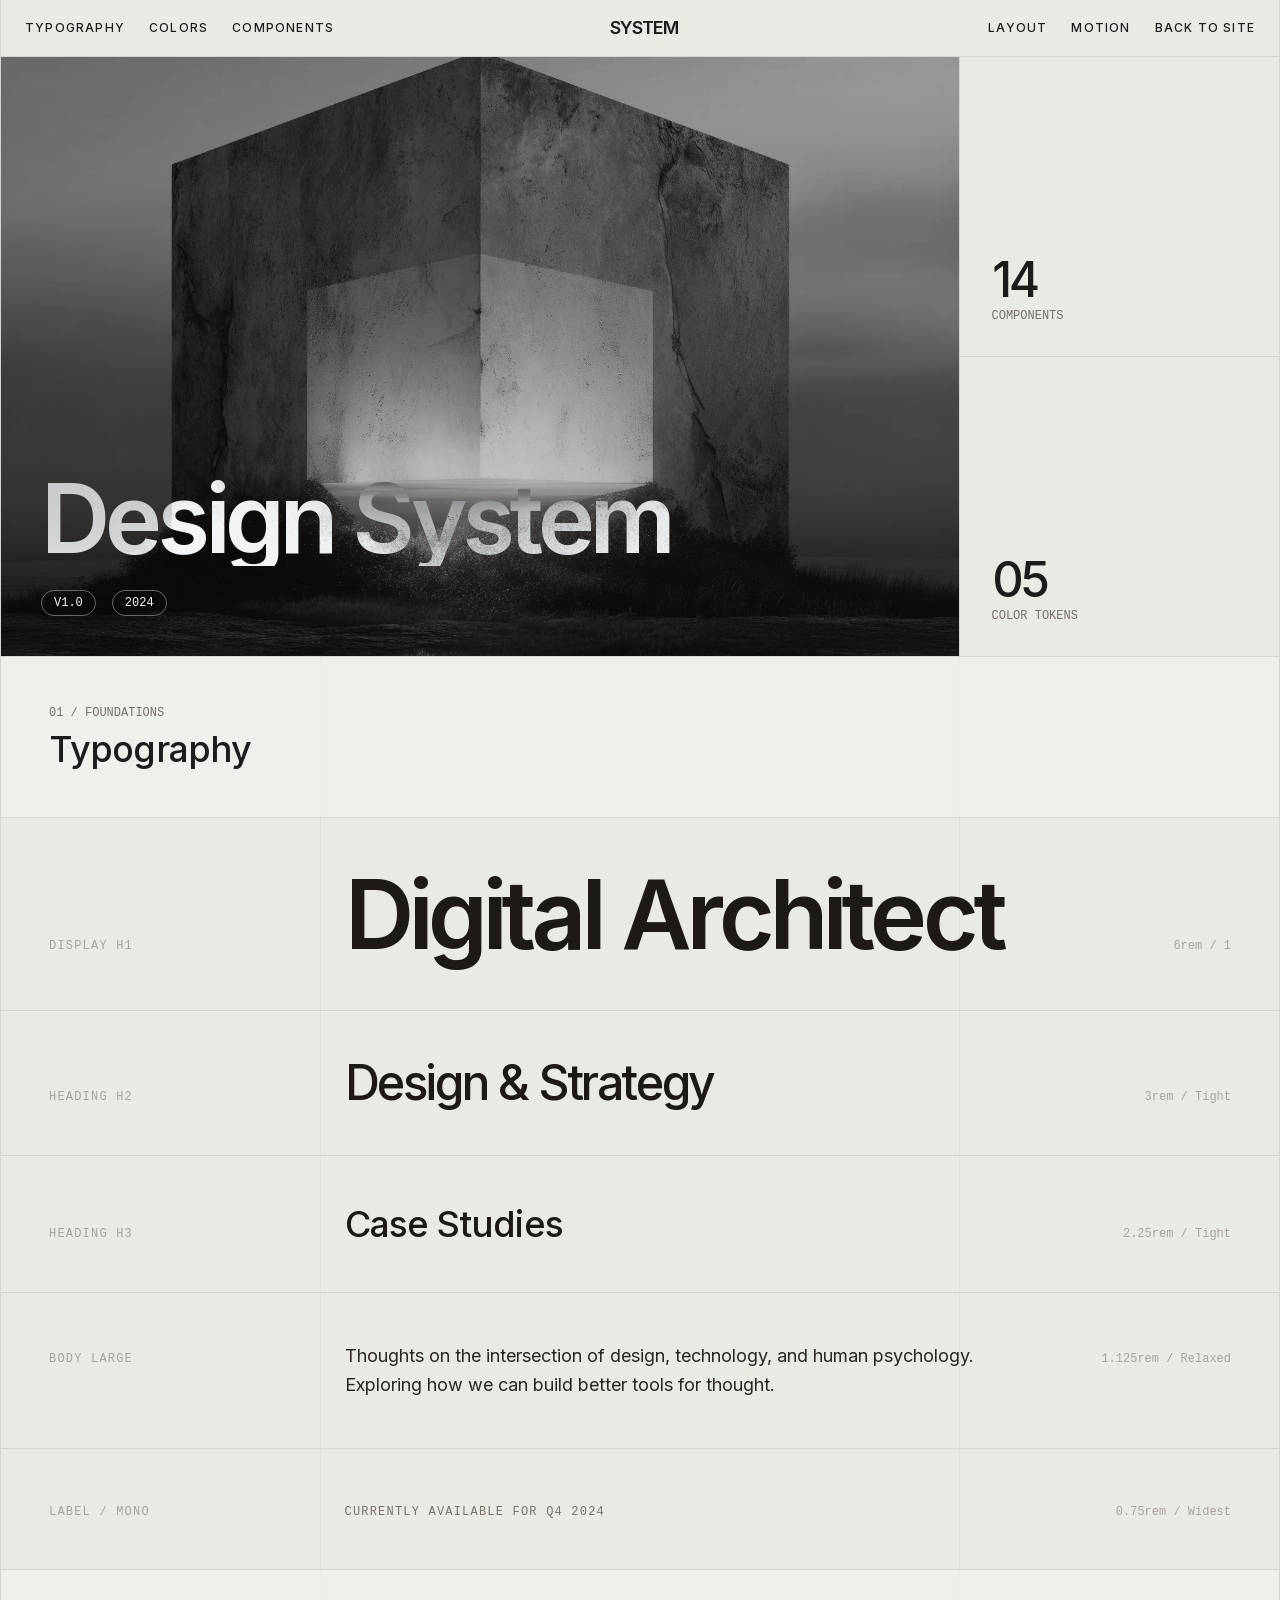
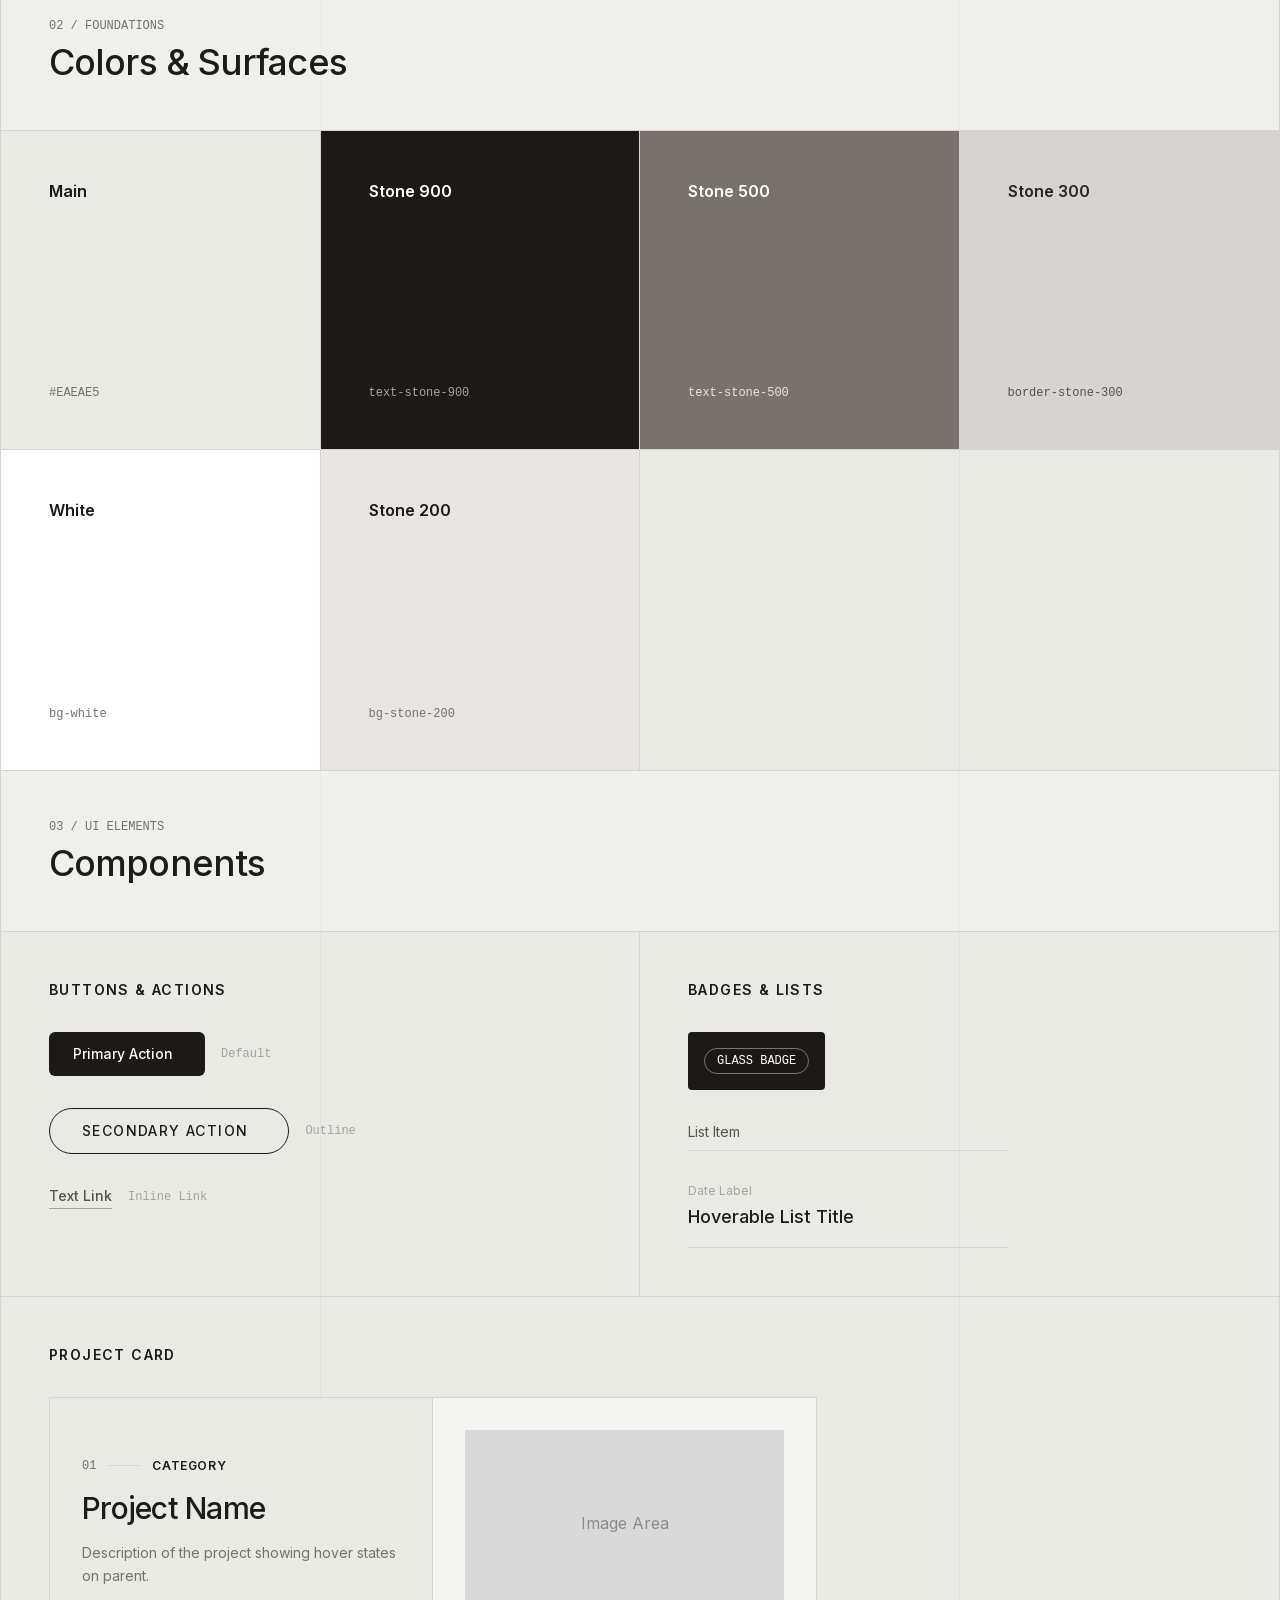
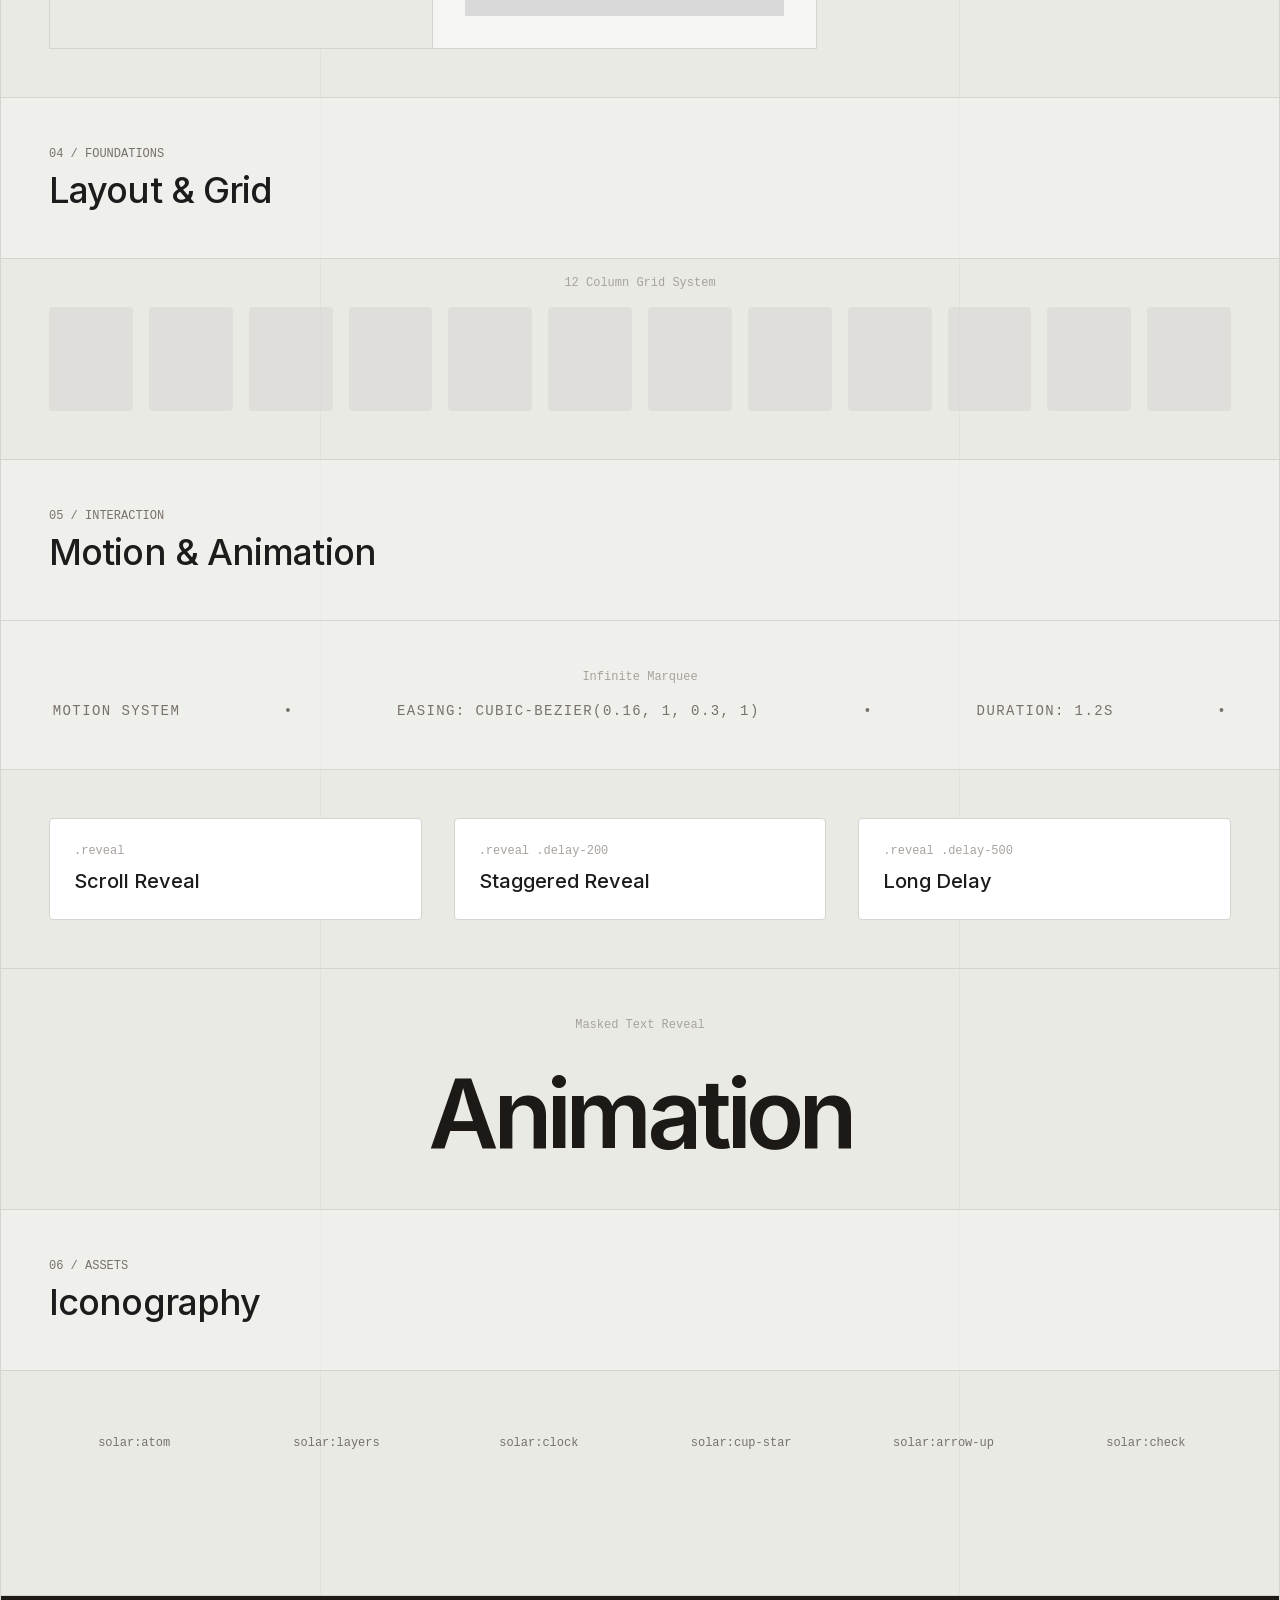
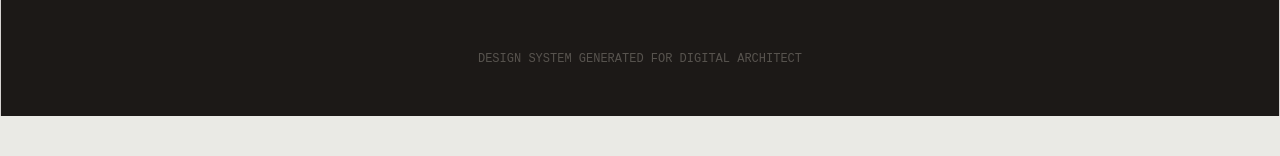
<file: templates/digital-architect.aura.build/design-system.html>
<!DOCTYPE html>
<html class="scroll-smooth" lang="en">

<head>
    <meta charset="utf-8" />
    <meta content="width=device-width, initial-scale=1.0" name="viewport" />
    <title>Design System - Digital Architect</title>
    <script src="assets/resource_3fa48481346f.js"></script>
    <script src="assets/iconify-icon_d39ffc6e4c56.js"></script>
    <link href="assets/css2_19fd9cc6b396.css" rel="stylesheet" />
    <style>
        body {
            font-family: 'Inter', sans-serif;
            background-color: #EAEAE5;
            color: #1C1C1C;
            overflow-x: hidden;
        }

        /* Base Reveal Animation (Scroll triggered) */
        .reveal {
            opacity: 0;
            transform: translateY(2rem);
            transition: all 1s cubic-bezier(0.16, 1, 0.3, 1);
        }

        .reveal.active {
            opacity: 1;
            transform: translateY(0);
        }

        /* Masked Text Reveal (For Hero Title) */
        .text-reveal-wrapper {
            overflow: hidden;
            display: inline-block;
            vertical-align: bottom;
        }

        .text-reveal-content {
            transform: translateY(110%);
            opacity: 0;
            transition: transform 1.2s cubic-bezier(0.16, 1, 0.3, 1), opacity 1.2s ease;
            display: block;
        }

        .reveal-active .text-reveal-content {
            transform: translateY(0);
            opacity: 1;
        }

        /* Stagger Delays */
        .delay-100 {
            transition-delay: 0.1s;
        }

        .delay-200 {
            transition-delay: 0.2s;
        }

        .delay-300 {
            transition-delay: 0.3s;
        }

        .delay-500 {
            transition-delay: 0.5s;
        }

        .delay-700 {
            transition-delay: 0.7s;
        }

        /* Carousel Fade & Ken Burns */
        .carousel-slide {
            position: absolute;
            inset: 0;
            transition: opacity 1.5s ease-in-out;
            opacity: 0;
            overflow: hidden;
        }

        .carousel-slide.active {
            opacity: 1;
        }

        .carousel-slide img {
            transform: scale(1);
            transition: transform 10s ease-out;
        }

        .carousel-slide.active img {
            transform: scale(1.1);
        }

        /* Marquee Animation */
        @keyframes marquee {
            0% {
                transform: translateX(0);
            }

            100% {
                transform: translateX(-50%);
            }
        }

        .animate-marquee {
            display: inline-block;
            padding-left: 100%;
            animation: marquee 30s linear infinite;
        }

        /* Add a clone to the HTML for seamless loop or use padding method */
        .marquee-container {
            display: flex;
            overflow: hidden;
            user-select: none;
        }

        .marquee-content {
            flex-shrink: 0;
            display: flex;
            justify-content: space-around;
            min-width: 100%;
            animation: scroll 40s linear infinite;
        }

        @keyframes scroll {
            from {
                transform: translateX(0);
            }

            to {
                transform: translateX(-100%);
            }
        }

        /* Nav Load Animation */
        .nav-load {
            opacity: 0;
            transform: translateY(-10px);
            transition: all 0.8s ease-out;
        }

        .nav-load.loaded {
            opacity: 1;
            transform: translateY(0);
        }

        /* Icon Alignment Fix */
        iconify-icon {
            display: inline-flex;
            align-items: center;
            justify-content: center;
            vertical-align: middle;
        }

        /* Utilities */
        .no-scrollbar::-webkit-scrollbar {
            display: none;
        }

        .parallax-element {
            will-change: transform;
        }
    </style>
</head>

<body class="antialiased min-h-screen selection:bg-stone-800 selection:text-white pb-10">
    <!-- Main Container -->
    <div class="max-w-[1400px] mx-auto border-x border-stone-300 relative bg-[#EAEAE5]">

        <!-- Vertical Grid Guide Lines -->
        <div class="absolute inset-0 pointer-events-none grid grid-cols-1 md:grid-cols-12 gap-0 z-0 h-full w-full">
            <div class="hidden md:block md:col-span-3 border-r border-stone-300/40 h-full"></div>
            <div class="hidden md:block md:col-span-6 border-r border-stone-300/40 h-full"></div>
            <div class="hidden md:block md:col-span-3 h-full"></div>
        </div>

        <!-- Navigation (System Nav) -->
        <header class="relative z-50 border-b border-stone-300 sticky top-0 bg-[#EAEAE5] nav-load">
            <div class="flex justify-between items-center px-4 md:px-6 py-5">
                <div class="flex items-center gap-6">
                    <a class="text-xs font-medium tracking-widest uppercase hover:text-stone-500 transition-colors"
                        href="#typography">Typography</a>
                    <a class="text-xs font-medium tracking-widest uppercase hover:text-stone-500 transition-colors"
                        href="#colors">Colors</a>
                    <a class="text-xs font-medium tracking-widest uppercase hidden md:block hover:text-stone-500 transition-colors"
                        href="#components">Components</a>
                </div>
                <div class="absolute left-1/2 -translate-x-1/2 flex items-center gap-2 group cursor-pointer">
                    <iconify-icon class="text-xl group-hover:rotate-180 transition-transform duration-700"
                        icon="solar:atom-linear"></iconify-icon>
                    <span class="font-bold tracking-tighter text-lg">SYSTEM</span>
                </div>
                <div class="flex items-center gap-6">
                    <a class="text-xs font-medium tracking-widest uppercase hidden md:block hover:text-stone-500 transition-colors"
                        href="#layout">Layout</a>
                    <a class="text-xs font-medium tracking-widest uppercase hover:text-stone-500 transition-colors"
                        href="#motion">Motion</a>
                    <a class="text-xs font-medium tracking-widest uppercase hover:text-stone-500 transition-colors"
                        href="index.html">Back to Site</a>
                </div>
            </div>
        </header>

        <!-- 0) Hero (Clone) -->
        <section class="relative z-10 grid grid-cols-1 md:grid-cols-12 border-b border-stone-300 min-h-[600px]">
            <!-- Hero Carousel -->
            <div
                class="col-span-1 md:col-span-9 border-b md:border-b-0 md:border-r border-stone-300 relative group overflow-hidden bg-stone-200">
                <div class="w-full h-full relative" id="hero-carousel">
                    <!-- Slide 1 -->
                    <div class="carousel-slide active">
                        <img class="w-full h-full object-cover grayscale contrast-125 parallax-img" data-speed="0.05"
                            src="assets/c7fa69dd-d7fb-48f2-a866-ef3663_f6b789593f38.webp" />
                    </div>
                </div>
                <div
                    class="absolute top-0 left-0 w-full h-full bg-gradient-to-b from-transparent to-stone-900/40 pointer-events-none">
                </div>
                <!-- Hero Text -->
                <div class="absolute bottom-6 left-6 md:bottom-10 md:left-10 text-white mix-blend-difference z-20">
                    <h1 class="text-6xl md:text-8xl font-semibold tracking-tighter leading-none mb-2" id="hero-title">
                        <span class="text-reveal-wrapper"><span
                                class="text-reveal-content delay-200">Design</span></span>
                        <span class="text-reveal-wrapper"><span
                                class="text-reveal-content delay-300">System</span></span>
                    </h1>
                    <div class="mt-6 flex items-center gap-4 reveal delay-500 hero-badge">
                        <span
                            class="px-3 py-1 border border-white/40 rounded-full text-xs font-mono uppercase backdrop-blur-md">v1.0</span>
                        <span
                            class="px-3 py-1 border border-white/40 rounded-full text-xs font-mono uppercase backdrop-blur-md">2024</span>
                    </div>
                </div>
            </div>
            <!-- Stats Column -->
            <div class="col-span-1 md:col-span-3 grid grid-rows-2 h-full min-h-[400px]">
                <!-- Stat 1 -->
                <div
                    class="row-span-1 border-b border-stone-300 p-8 flex flex-col justify-between reveal delay-500 hero-stat group hover:bg-white transition-colors">
                    <iconify-icon class="text-3xl text-stone-400 group-hover:text-stone-800 transition-colors"
                        icon="solar:layers-minimalistic-linear"></iconify-icon>
                    <div>
                        <h2 class="text-5xl font-medium tracking-tighter">14</h2>
                        <span class="text-xs font-mono text-stone-500 mt-1 block">COMPONENTS</span>
                    </div>
                </div>
                <!-- Stat 2 -->
                <div
                    class="row-span-1 p-8 flex flex-col justify-between reveal delay-700 hero-stat group hover:bg-white transition-colors relative overflow-hidden">
                    <iconify-icon class="text-3xl text-stone-400 group-hover:text-stone-800 transition-colors"
                        icon="solar:palette-linear"></iconify-icon>
                    <div>
                        <h2 class="text-5xl font-medium tracking-tighter">05</h2>
                        <span class="text-xs font-mono text-stone-500 mt-1 block">COLOR TOKENS</span>
                    </div>
                    <div class="absolute top-4 right-4 animate-spin-slow">
                        <iconify-icon
                            class="text-stone-200 text-6xl opacity-0 group-hover:opacity-100 transition-opacity duration-700"
                            icon="solar:star-fall-linear"></iconify-icon>
                    </div>
                </div>
            </div>
        </section>

        <!-- 1) Typography -->
        <section id="typography" class="relative z-10 border-b border-stone-300">
            <div class="p-8 md:p-12 border-b border-stone-300 bg-stone-100/50">
                <span class="text-xs font-mono uppercase text-stone-500 block mb-2">01 / Foundations</span>
                <h2 class="text-4xl font-medium tracking-tight">Typography</h2>
            </div>

            <div class="grid grid-cols-1">
                <!-- Heading 1 -->
                <div class="grid grid-cols-1 md:grid-cols-12 border-b border-stone-300 p-8 md:p-12 items-baseline">
                    <div class="col-span-3 text-xs font-mono text-stone-400 uppercase tracking-widest mb-4 md:mb-0">
                        Display H1</div>
                    <div class="col-span-7">
                        <h1 class="text-6xl md:text-8xl font-semibold tracking-tighter leading-none text-stone-900">
                            Digital Architect
                        </h1>
                    </div>
                    <div class="col-span-2 text-right text-xs font-mono text-stone-400">
                        6rem / 1
                    </div>
                </div>

                <!-- Heading 2 -->
                <div class="grid grid-cols-1 md:grid-cols-12 border-b border-stone-300 p-8 md:p-12 items-baseline">
                    <div class="col-span-3 text-xs font-mono text-stone-400 uppercase tracking-widest mb-4 md:mb-0">
                        Heading H2</div>
                    <div class="col-span-7">
                        <h2 class="text-5xl font-medium tracking-tighter text-stone-900">
                            Design & Strategy
                        </h2>
                    </div>
                    <div class="col-span-2 text-right text-xs font-mono text-stone-400">
                        3rem / Tight
                    </div>
                </div>

                <!-- Heading 3 -->
                <div class="grid grid-cols-1 md:grid-cols-12 border-b border-stone-300 p-8 md:p-12 items-baseline">
                    <div class="col-span-3 text-xs font-mono text-stone-400 uppercase tracking-widest mb-4 md:mb-0">
                        Heading H3</div>
                    <div class="col-span-7">
                        <h3 class="text-4xl font-medium tracking-tight text-stone-900">
                            Case Studies
                        </h3>
                    </div>
                    <div class="col-span-2 text-right text-xs font-mono text-stone-400">
                        2.25rem / Tight
                    </div>
                </div>

                <!-- Body / Paragraph -->
                <div class="grid grid-cols-1 md:grid-cols-12 border-b border-stone-300 p-8 md:p-12 items-baseline">
                    <div class="col-span-3 text-xs font-mono text-stone-400 uppercase tracking-widest mb-4 md:mb-0">Body
                        Large</div>
                    <div class="col-span-7">
                        <p class="text-lg leading-relaxed text-stone-800">
                            Thoughts on the intersection of design, technology, and human psychology. Exploring how we
                            can build better tools for thought.
                        </p>
                    </div>
                    <div class="col-span-2 text-right text-xs font-mono text-stone-400">
                        1.125rem / Relaxed
                    </div>
                </div>

                <!-- Meta / Labels -->
                <div class="grid grid-cols-1 md:grid-cols-12 p-8 md:p-12 items-baseline">
                    <div class="col-span-3 text-xs font-mono text-stone-400 uppercase tracking-widest mb-4 md:mb-0">
                        Label / Mono</div>
                    <div class="col-span-7">
                        <span class="text-xs font-mono uppercase tracking-widest text-stone-500">
                            Currently available for Q4 2024
                        </span>
                    </div>
                    <div class="col-span-2 text-right text-xs font-mono text-stone-400">
                        0.75rem / Widest
                    </div>
                </div>
            </div>
        </section>

        <!-- 2) Colors & Surfaces -->
        <section id="colors" class="relative z-10 border-b border-stone-300">
            <div class="p-8 md:p-12 border-b border-stone-300 bg-stone-100/50">
                <span class="text-xs font-mono uppercase text-stone-500 block mb-2">02 / Foundations</span>
                <h2 class="text-4xl font-medium tracking-tight">Colors & Surfaces</h2>
            </div>

            <div class="grid grid-cols-2 md:grid-cols-4">
                <!-- Background Main -->
                <div
                    class="col-span-1 p-8 md:p-12 border-r border-b border-stone-300 bg-[#EAEAE5] flex flex-col justify-between aspect-square">
                    <div class="text-stone-900 font-bold">Main</div>
                    <div class="font-mono text-xs text-stone-500">#EAEAE5</div>
                </div>
                <!-- Stone 900 -->
                <div
                    class="col-span-1 p-8 md:p-12 border-r border-b border-stone-300 bg-stone-900 flex flex-col justify-between aspect-square">
                    <div class="text-white font-bold">Stone 900</div>
                    <div class="font-mono text-xs text-stone-400">text-stone-900</div>
                </div>
                <!-- Stone 500 -->
                <div
                    class="col-span-1 p-8 md:p-12 border-r border-b border-stone-300 bg-stone-500 flex flex-col justify-between aspect-square">
                    <div class="text-white font-bold">Stone 500</div>
                    <div class="font-mono text-xs text-stone-200">text-stone-500</div>
                </div>
                <!-- Stone 300 -->
                <div
                    class="col-span-1 p-8 md:p-12 border-b border-stone-300 bg-stone-300 flex flex-col justify-between aspect-square">
                    <div class="text-stone-800 font-bold">Stone 300</div>
                    <div class="font-mono text-xs text-stone-600">border-stone-300</div>
                </div>
                <!-- White -->
                <div
                    class="col-span-1 p-8 md:p-12 border-r border-stone-300 bg-white flex flex-col justify-between aspect-square">
                    <div class="text-stone-900 font-bold">White</div>
                    <div class="font-mono text-xs text-stone-500">bg-white</div>
                </div>
                <!-- Stone 200 -->
                <div
                    class="col-span-1 p-8 md:p-12 border-r border-stone-300 bg-stone-200 flex flex-col justify-between aspect-square">
                    <div class="text-stone-900 font-bold">Stone 200</div>
                    <div class="font-mono text-xs text-stone-500">bg-stone-200</div>
                </div>
            </div>
        </section>

        <!-- 3) UI Components -->
        <section id="components" class="relative z-10 border-b border-stone-300">
            <div class="p-8 md:p-12 border-b border-stone-300 bg-stone-100/50">
                <span class="text-xs font-mono uppercase text-stone-500 block mb-2">03 / UI Elements</span>
                <h2 class="text-4xl font-medium tracking-tight">Components</h2>
            </div>

            <div class="grid grid-cols-1 md:grid-cols-2">

                <!-- Buttons & Links -->
                <div class="p-8 md:p-12 border-b md:border-b-0 md:border-r border-stone-300">
                    <h3 class="text-sm font-bold uppercase tracking-widest text-stone-900 mb-8">Buttons & Actions</h3>
                    <div class="space-y-8">

                        <!-- Primary Button -->
                        <div class="flex items-center gap-4">
                            <button
                                class="px-6 py-3 bg-stone-900 text-white rounded-md text-sm font-medium hover:bg-stone-700 transition-all flex items-center gap-2 group">
                                Primary Action
                                <iconify-icon class="text-lg group-hover:translate-y-1 transition-transform"
                                    icon="solar:file-download-linear"></iconify-icon>
                            </button>
                            <span class="text-xs font-mono text-stone-400">Default</span>
                        </div>

                        <!-- Outline / Pill Button -->
                        <div class="flex items-center gap-4">
                            <a class="inline-flex items-center gap-2 text-sm font-medium uppercase tracking-widest border border-stone-900 rounded-full px-8 py-3 hover:bg-stone-900 hover:text-white transition-all"
                                href="#">
                                Secondary Action
                                <iconify-icon class="text-lg" icon="solar:arrow-right-linear"></iconify-icon>
                            </a>
                            <span class="text-xs font-mono text-stone-400">Outline</span>
                        </div>

                        <!-- Link -->
                        <div class="flex items-center gap-4">
                            <a class="text-sm font-medium text-stone-600 hover:text-stone-900 border-b border-stone-400 hover:border-stone-900 pb-0.5 transition-colors"
                                href="#">Text Link</a>
                            <span class="text-xs font-mono text-stone-400">Inline Link</span>
                        </div>
                    </div>
                </div>

                <!-- Badges & Lists -->
                <div class="p-8 md:p-12">
                    <h3 class="text-sm font-bold uppercase tracking-widest text-stone-900 mb-8">Badges & Lists</h3>

                    <div class="space-y-8">
                        <!-- Glass Badge -->
                        <div class="flex items-center gap-4 bg-stone-900 p-4 rounded max-w-max">
                            <span
                                class="px-3 py-1 border border-white/40 rounded-full text-xs font-mono uppercase backdrop-blur-md text-white">Glass
                                Badge</span>
                        </div>

                        <!-- Check List Item -->
                        <div class="max-w-xs">
                            <div class="flex items-center justify-between border-b border-stone-300 pb-2">
                                <span class="text-sm text-stone-600">List Item</span>
                                <iconify-icon class="text-stone-400 text-lg"
                                    icon="solar:check-circle-linear"></iconify-icon>
                            </div>
                        </div>

                        <!-- Journal Item -->
                        <div class="max-w-xs">
                            <a class="group flex items-start justify-between border-b border-stone-300 pb-4" href="#">
                                <div>
                                    <span class="text-xs text-stone-400 mb-1 block">Date Label</span>
                                    <h4 class="text-lg font-medium group-hover:text-stone-600 transition-colors">
                                        Hoverable List Title</h4>
                                </div>
                                <iconify-icon class="text-stone-300 text-xl group-hover:text-stone-900 transition-all"
                                    icon="solar:arrow-right-up-linear"></iconify-icon>
                            </a>
                        </div>
                    </div>
                </div>
            </div>

            <!-- Cards -->
            <div class="border-t border-stone-300">
                <div class="p-8 md:p-12">
                    <h3 class="text-sm font-bold uppercase tracking-widest text-stone-900 mb-8">Project Card</h3>

                    <!-- Card Instance -->
                    <div
                        class="group border border-stone-300 bg-[#EAEAE5] hover:bg-white transition-colors duration-500 cursor-pointer overflow-hidden max-w-3xl">
                        <div class="grid grid-cols-1 md:grid-cols-2 min-h-[250px]">
                            <div
                                class="col-span-1 p-8 flex flex-col justify-center border-r border-stone-300/0 md:border-stone-300">
                                <div class="flex items-center gap-3 mb-4">
                                    <span class="text-xs font-mono text-stone-500">01</span>
                                    <div class="h-px w-8 bg-stone-300"></div>
                                    <span
                                        class="text-xs font-bold uppercase tracking-wider text-stone-900">Category</span>
                                </div>
                                <h4
                                    class="text-3xl font-medium tracking-tight mb-4 group-hover:translate-x-2 transition-transform duration-500">
                                    Project Name</h4>
                                <p class="text-stone-500 text-sm leading-relaxed">Description of the project showing
                                    hover states on parent.</p>
                            </div>
                            <div class="col-span-1 relative overflow-hidden bg-stone-100">
                                <div class="absolute inset-0 flex items-center justify-center p-8">
                                    <div
                                        class="w-full h-full bg-stone-300 grayscale opacity-80 group-hover:scale-105 group-hover:grayscale-0 transition-all duration-700 flex items-center justify-center text-stone-500">
                                        Image Area
                                    </div>
                                </div>
                            </div>
                        </div>
                    </div>

                </div>
            </div>
        </section>

        <!-- 4) Layout & Spacing -->
        <section id="layout" class="relative z-10 border-b border-stone-300">
            <div class="p-8 md:p-12 border-b border-stone-300 bg-stone-100/50">
                <span class="text-xs font-mono uppercase text-stone-500 block mb-2">04 / Foundations</span>
                <h2 class="text-4xl font-medium tracking-tight">Layout & Grid</h2>
            </div>

            <div class="p-8 md:p-12 grid grid-cols-12 gap-4 h-[200px] relative">
                <div class="col-span-12 text-center text-xs font-mono text-stone-400 mb-4 absolute top-4 left-0 w-full">
                    12 Column Grid System</div>

                <div class="col-span-1 bg-stone-300/50 h-full rounded"></div>
                <div class="col-span-1 bg-stone-300/50 h-full rounded"></div>
                <div class="col-span-1 bg-stone-300/50 h-full rounded"></div>
                <div class="col-span-1 bg-stone-300/50 h-full rounded"></div>
                <div class="col-span-1 bg-stone-300/50 h-full rounded"></div>
                <div class="col-span-1 bg-stone-300/50 h-full rounded"></div>
                <div class="col-span-1 bg-stone-300/50 h-full rounded"></div>
                <div class="col-span-1 bg-stone-300/50 h-full rounded"></div>
                <div class="col-span-1 bg-stone-300/50 h-full rounded"></div>
                <div class="col-span-1 bg-stone-300/50 h-full rounded"></div>
                <div class="col-span-1 bg-stone-300/50 h-full rounded"></div>
                <div class="col-span-1 bg-stone-300/50 h-full rounded"></div>
            </div>
        </section>

        <!-- 5) Motion -->
        <section id="motion" class="relative z-10 border-b border-stone-300 overflow-hidden">
            <div class="p-8 md:p-12 border-b border-stone-300 bg-stone-100/50">
                <span class="text-xs font-mono uppercase text-stone-500 block mb-2">05 / Interaction</span>
                <h2 class="text-4xl font-medium tracking-tight">Motion & Animation</h2>
            </div>

            <!-- Marquee -->
            <div class="py-12 border-b border-stone-300 bg-stone-100/50">
                <div class="text-center text-xs font-mono text-stone-400 mb-4">Infinite Marquee</div>
                <div class="marquee-container">
                    <div class="marquee-content">
                        <span class="text-sm font-mono uppercase tracking-widest text-stone-500 mx-8">Motion
                            System</span>
                        <span class="text-sm font-mono uppercase tracking-widest text-stone-500 mx-8">•</span>
                        <span class="text-sm font-mono uppercase tracking-widest text-stone-500 mx-8">Easing:
                            cubic-bezier(0.16, 1, 0.3, 1)</span>
                        <span class="text-sm font-mono uppercase tracking-widest text-stone-500 mx-8">•</span>
                        <span class="text-sm font-mono uppercase tracking-widest text-stone-500 mx-8">Duration:
                            1.2s</span>
                        <span class="text-sm font-mono uppercase tracking-widest text-stone-500 mx-8">•</span>
                    </div>
                    <!-- Duplicate -->
                    <div class="marquee-content">
                        <span class="text-sm font-mono uppercase tracking-widest text-stone-500 mx-8">Motion
                            System</span>
                        <span class="text-sm font-mono uppercase tracking-widest text-stone-500 mx-8">•</span>
                        <span class="text-sm font-mono uppercase tracking-widest text-stone-500 mx-8">Easing:
                            cubic-bezier(0.16, 1, 0.3, 1)</span>
                        <span class="text-sm font-mono uppercase tracking-widest text-stone-500 mx-8">•</span>
                        <span class="text-sm font-mono uppercase tracking-widest text-stone-500 mx-8">Duration:
                            1.2s</span>
                        <span class="text-sm font-mono uppercase tracking-widest text-stone-500 mx-8">•</span>
                    </div>
                </div>
            </div>

            <!-- Reveal Examples -->
            <div class="p-8 md:p-12 grid grid-cols-1 md:grid-cols-3 gap-8">
                <div class="p-6 border border-stone-300 rounded bg-white reveal">
                    <span class="text-xs font-mono text-stone-400 block mb-2">.reveal</span>
                    <h4 class="text-xl font-medium">Scroll Reveal</h4>
                </div>
                <div class="p-6 border border-stone-300 rounded bg-white reveal delay-200">
                    <span class="text-xs font-mono text-stone-400 block mb-2">.reveal .delay-200</span>
                    <h4 class="text-xl font-medium">Staggered Reveal</h4>
                </div>
                <div class="p-6 border border-stone-300 rounded bg-white reveal delay-500">
                    <span class="text-xs font-mono text-stone-400 block mb-2">.reveal .delay-500</span>
                    <h4 class="text-xl font-medium">Long Delay</h4>
                </div>
            </div>

            <!-- Text Reveal -->
            <div class="p-8 md:p-12 border-t border-stone-300 text-center">
                <span class="text-xs font-mono text-stone-400 block mb-8">Masked Text Reveal</span>
                <h2 class="text-6xl md:text-8xl font-semibold tracking-tighter leading-none text-stone-900">
                    <span class="text-reveal-wrapper"><span class="text-reveal-content">Animation</span></span>
                </h2>
            </div>
        </section>

        <!-- 6) Icons -->
        <section class="relative z-10 border-b border-stone-300 pb-24">
            <div class="p-8 md:p-12 border-b border-stone-300 bg-stone-100/50">
                <span class="text-xs font-mono uppercase text-stone-500 block mb-2">06 / Assets</span>
                <h2 class="text-4xl font-medium tracking-tight">Iconography</h2>
            </div>

            <div class="p-8 md:p-12 grid grid-cols-2 md:grid-cols-6 gap-8 justify-items-center">
                <div class="flex flex-col items-center gap-4">
                    <iconify-icon class="text-3xl text-stone-800" icon="solar:atom-linear"></iconify-icon>
                    <span class="text-xs font-mono text-stone-500">solar:atom</span>
                </div>
                <div class="flex flex-col items-center gap-4">
                    <iconify-icon class="text-3xl text-stone-800"
                        icon="solar:layers-minimalistic-linear"></iconify-icon>
                    <span class="text-xs font-mono text-stone-500">solar:layers</span>
                </div>
                <div class="flex flex-col items-center gap-4">
                    <iconify-icon class="text-3xl text-stone-800" icon="solar:clock-circle-linear"></iconify-icon>
                    <span class="text-xs font-mono text-stone-500">solar:clock</span>
                </div>
                <div class="flex flex-col items-center gap-4">
                    <iconify-icon class="text-3xl text-stone-800" icon="solar:cup-star-linear"></iconify-icon>
                    <span class="text-xs font-mono text-stone-500">solar:cup-star</span>
                </div>
                <div class="flex flex-col items-center gap-4">
                    <iconify-icon class="text-3xl text-stone-800" icon="solar:arrow-right-up-linear"></iconify-icon>
                    <span class="text-xs font-mono text-stone-500">solar:arrow-up</span>
                </div>
                <div class="flex flex-col items-center gap-4">
                    <iconify-icon class="text-3xl text-stone-800" icon="solar:check-circle-linear"></iconify-icon>
                    <span class="text-xs font-mono text-stone-500">solar:check</span>
                </div>
            </div>
        </section>

        <!-- Footer -->
        <footer class="relative z-10 bg-stone-900 text-stone-200 py-12 text-center">
            <span class="text-xs font-mono uppercase text-stone-600">Design System Generated for Digital
                Architect</span>
        </footer>

    </div>

    <script>
        // Intersection Observer for Reveals (Re-used from original)
        document.addEventListener('DOMContentLoaded', () => {

            // 1. Initial Hero Animations
            setTimeout(() => {
                document.querySelector('header').classList.add('loaded');
            }, 100);

            setTimeout(() => {
                const heroTitle = document.getElementById('hero-title');
                if (heroTitle) heroTitle.classList.add('reveal-active');
            }, 500);

            setTimeout(() => {
                document.querySelectorAll('.hero-badge, .hero-stat').forEach(el => {
                    el.classList.add('active');
                });
            }, 500);

            // 2. Scroll Observer
            const observerOptions = {
                root: null,
                rootMargin: '0px',
                threshold: 0.15
            };

            const observer = new IntersectionObserver((entries) => {
                entries.forEach(entry => {
                    if (entry.isIntersecting) {
                        entry.target.classList.add('active');
                        // Add reveal-active to children if they exist (for text reveals)
                        const textWrappers = entry.target.querySelectorAll('.text-reveal-wrapper');
                        if (textWrappers.length > 0 || entry.target.classList.contains('text-reveal-wrapper')) {
                            entry.target.classList.add('reveal-active');
                        }
                        // Handle internal text reveal wrappers specifically (like the Motion section h2)
                        if (entry.target.tagName === 'H2' || entry.target.tagName === 'H1') {
                            entry.target.classList.add('reveal-active');
                        }
                    }
                });
            }, observerOptions);

            document.querySelectorAll('.reveal').forEach(el => observer.observe(el));

            // Observe custom text reveal sections if they are not inside a .reveal container
            document.querySelectorAll('h1, h2').forEach(el => {
                if (el.querySelector('.text-reveal-content')) observer.observe(el);
            });

            // 3. Carousel Logic
            const slides = document.querySelectorAll('.carousel-slide');
            let currentSlide = 0;
            if (slides.length > 0) {
                setInterval(() => {
                    slides[currentSlide].classList.remove('active');
                    currentSlide = (currentSlide + 1) % slides.length;
                    slides[currentSlide].classList.add('active');
                }, 5000);
            }


            // 4. Parallax Logic
            window.addEventListener('scroll', () => {
                const scrolled = window.scrollY;
                document.querySelectorAll('.parallax-img').forEach((el) => {
                    const speed = el.dataset.speed || 0.1;
                    el.style.transform = `translateY(${scrolled * speed}px)`;
                });
            });
        });
    </script>
</body>

</html>
</file>
<file: templates/animations-gemini/assets/css2_d532a689d235.css>
/* cyrillic-ext */
@font-face {
  font-family: 'Inter';
  font-style: normal;
  font-weight: 200;
  font-display: swap;
  src: url("UcC73FwrK3iLTeHuS_nVMrMxCp50Sj_7249155f7a06.woff2") format('woff2');
  unicode-range: U+0460-052F, U+1C80-1C8A, U+20B4, U+2DE0-2DFF, U+A640-A69F, U+FE2E-FE2F;
}
/* cyrillic */
@font-face {
  font-family: 'Inter';
  font-style: normal;
  font-weight: 200;
  font-display: swap;
  src: url("UcC73FwrK3iLTeHuS_nVMrMxCp50Sj_e34c5f1bf15e.woff2") format('woff2');
  unicode-range: U+0301, U+0400-045F, U+0490-0491, U+04B0-04B1, U+2116;
}
/* greek-ext */
@font-face {
  font-family: 'Inter';
  font-style: normal;
  font-weight: 200;
  font-display: swap;
  src: url("UcC73FwrK3iLTeHuS_nVMrMxCp50Sj_6e1a6b2b96f4.woff2") format('woff2');
  unicode-range: U+1F00-1FFF;
}
/* greek */
@font-face {
  font-family: 'Inter';
  font-style: normal;
  font-weight: 200;
  font-display: swap;
  src: url("UcC73FwrK3iLTeHuS_nVMrMxCp50Sj_656bbed6cec3.woff2") format('woff2');
  unicode-range: U+0370-0377, U+037A-037F, U+0384-038A, U+038C, U+038E-03A1, U+03A3-03FF;
}
/* vietnamese */
@font-face {
  font-family: 'Inter';
  font-style: normal;
  font-weight: 200;
  font-display: swap;
  src: url("UcC73FwrK3iLTeHuS_nVMrMxCp50Sj_fc83e07548c4.woff2") format('woff2');
  unicode-range: U+0102-0103, U+0110-0111, U+0128-0129, U+0168-0169, U+01A0-01A1, U+01AF-01B0, U+0300-0301, U+0303-0304, U+0308-0309, U+0323, U+0329, U+1EA0-1EF9, U+20AB;
}
/* latin-ext */
@font-face {
  font-family: 'Inter';
  font-style: normal;
  font-weight: 200;
  font-display: swap;
  src: url("UcC73FwrK3iLTeHuS_nVMrMxCp50Sj_749a308406a6.woff2") format('woff2');
  unicode-range: U+0100-02BA, U+02BD-02C5, U+02C7-02CC, U+02CE-02D7, U+02DD-02FF, U+0304, U+0308, U+0329, U+1D00-1DBF, U+1E00-1E9F, U+1EF2-1EFF, U+2020, U+20A0-20AB, U+20AD-20C0, U+2113, U+2C60-2C7F, U+A720-A7FF;
}
/* latin */
@font-face {
  font-family: 'Inter';
  font-style: normal;
  font-weight: 200;
  font-display: swap;
  src: url("UcC73FwrK3iLTeHuS_nVMrMxCp50Sj_1ab1ad55902b.woff2") format('woff2');
  unicode-range: U+0000-00FF, U+0131, U+0152-0153, U+02BB-02BC, U+02C6, U+02DA, U+02DC, U+0304, U+0308, U+0329, U+2000-206F, U+20AC, U+2122, U+2191, U+2193, U+2212, U+2215, U+FEFF, U+FFFD;
}
/* cyrillic-ext */
@font-face {
  font-family: 'Inter';
  font-style: normal;
  font-weight: 300;
  font-display: swap;
  src: url("UcC73FwrK3iLTeHuS_nVMrMxCp50Sj_7249155f7a06.woff2") format('woff2');
  unicode-range: U+0460-052F, U+1C80-1C8A, U+20B4, U+2DE0-2DFF, U+A640-A69F, U+FE2E-FE2F;
}
/* cyrillic */
@font-face {
  font-family: 'Inter';
  font-style: normal;
  font-weight: 300;
  font-display: swap;
  src: url("UcC73FwrK3iLTeHuS_nVMrMxCp50Sj_e34c5f1bf15e.woff2") format('woff2');
  unicode-range: U+0301, U+0400-045F, U+0490-0491, U+04B0-04B1, U+2116;
}
/* greek-ext */
@font-face {
  font-family: 'Inter';
  font-style: normal;
  font-weight: 300;
  font-display: swap;
  src: url("UcC73FwrK3iLTeHuS_nVMrMxCp50Sj_6e1a6b2b96f4.woff2") format('woff2');
  unicode-range: U+1F00-1FFF;
}
/* greek */
@font-face {
  font-family: 'Inter';
  font-style: normal;
  font-weight: 300;
  font-display: swap;
  src: url("UcC73FwrK3iLTeHuS_nVMrMxCp50Sj_656bbed6cec3.woff2") format('woff2');
  unicode-range: U+0370-0377, U+037A-037F, U+0384-038A, U+038C, U+038E-03A1, U+03A3-03FF;
}
/* vietnamese */
@font-face {
  font-family: 'Inter';
  font-style: normal;
  font-weight: 300;
  font-display: swap;
  src: url("UcC73FwrK3iLTeHuS_nVMrMxCp50Sj_fc83e07548c4.woff2") format('woff2');
  unicode-range: U+0102-0103, U+0110-0111, U+0128-0129, U+0168-0169, U+01A0-01A1, U+01AF-01B0, U+0300-0301, U+0303-0304, U+0308-0309, U+0323, U+0329, U+1EA0-1EF9, U+20AB;
}
/* latin-ext */
@font-face {
  font-family: 'Inter';
  font-style: normal;
  font-weight: 300;
  font-display: swap;
  src: url("UcC73FwrK3iLTeHuS_nVMrMxCp50Sj_749a308406a6.woff2") format('woff2');
  unicode-range: U+0100-02BA, U+02BD-02C5, U+02C7-02CC, U+02CE-02D7, U+02DD-02FF, U+0304, U+0308, U+0329, U+1D00-1DBF, U+1E00-1E9F, U+1EF2-1EFF, U+2020, U+20A0-20AB, U+20AD-20C0, U+2113, U+2C60-2C7F, U+A720-A7FF;
}
/* latin */
@font-face {
  font-family: 'Inter';
  font-style: normal;
  font-weight: 300;
  font-display: swap;
  src: url("UcC73FwrK3iLTeHuS_nVMrMxCp50Sj_1ab1ad55902b.woff2") format('woff2');
  unicode-range: U+0000-00FF, U+0131, U+0152-0153, U+02BB-02BC, U+02C6, U+02DA, U+02DC, U+0304, U+0308, U+0329, U+2000-206F, U+20AC, U+2122, U+2191, U+2193, U+2212, U+2215, U+FEFF, U+FFFD;
}
/* cyrillic-ext */
@font-face {
  font-family: 'Inter';
  font-style: normal;
  font-weight: 400;
  font-display: swap;
  src: url("UcC73FwrK3iLTeHuS_nVMrMxCp50Sj_7249155f7a06.woff2") format('woff2');
  unicode-range: U+0460-052F, U+1C80-1C8A, U+20B4, U+2DE0-2DFF, U+A640-A69F, U+FE2E-FE2F;
}
/* cyrillic */
@font-face {
  font-family: 'Inter';
  font-style: normal;
  font-weight: 400;
  font-display: swap;
  src: url("UcC73FwrK3iLTeHuS_nVMrMxCp50Sj_e34c5f1bf15e.woff2") format('woff2');
  unicode-range: U+0301, U+0400-045F, U+0490-0491, U+04B0-04B1, U+2116;
}
/* greek-ext */
@font-face {
  font-family: 'Inter';
  font-style: normal;
  font-weight: 400;
  font-display: swap;
  src: url("UcC73FwrK3iLTeHuS_nVMrMxCp50Sj_6e1a6b2b96f4.woff2") format('woff2');
  unicode-range: U+1F00-1FFF;
}
/* greek */
@font-face {
  font-family: 'Inter';
  font-style: normal;
  font-weight: 400;
  font-display: swap;
  src: url("UcC73FwrK3iLTeHuS_nVMrMxCp50Sj_656bbed6cec3.woff2") format('woff2');
  unicode-range: U+0370-0377, U+037A-037F, U+0384-038A, U+038C, U+038E-03A1, U+03A3-03FF;
}
/* vietnamese */
@font-face {
  font-family: 'Inter';
  font-style: normal;
  font-weight: 400;
  font-display: swap;
  src: url("UcC73FwrK3iLTeHuS_nVMrMxCp50Sj_fc83e07548c4.woff2") format('woff2');
  unicode-range: U+0102-0103, U+0110-0111, U+0128-0129, U+0168-0169, U+01A0-01A1, U+01AF-01B0, U+0300-0301, U+0303-0304, U+0308-0309, U+0323, U+0329, U+1EA0-1EF9, U+20AB;
}
/* latin-ext */
@font-face {
  font-family: 'Inter';
  font-style: normal;
  font-weight: 400;
  font-display: swap;
  src: url("UcC73FwrK3iLTeHuS_nVMrMxCp50Sj_749a308406a6.woff2") format('woff2');
  unicode-range: U+0100-02BA, U+02BD-02C5, U+02C7-02CC, U+02CE-02D7, U+02DD-02FF, U+0304, U+0308, U+0329, U+1D00-1DBF, U+1E00-1E9F, U+1EF2-1EFF, U+2020, U+20A0-20AB, U+20AD-20C0, U+2113, U+2C60-2C7F, U+A720-A7FF;
}
/* latin */
@font-face {
  font-family: 'Inter';
  font-style: normal;
  font-weight: 400;
  font-display: swap;
  src: url("UcC73FwrK3iLTeHuS_nVMrMxCp50Sj_1ab1ad55902b.woff2") format('woff2');
  unicode-range: U+0000-00FF, U+0131, U+0152-0153, U+02BB-02BC, U+02C6, U+02DA, U+02DC, U+0304, U+0308, U+0329, U+2000-206F, U+20AC, U+2122, U+2191, U+2193, U+2212, U+2215, U+FEFF, U+FFFD;
}
/* cyrillic-ext */
@font-face {
  font-family: 'Inter';
  font-style: normal;
  font-weight: 500;
  font-display: swap;
  src: url("UcC73FwrK3iLTeHuS_nVMrMxCp50Sj_7249155f7a06.woff2") format('woff2');
  unicode-range: U+0460-052F, U+1C80-1C8A, U+20B4, U+2DE0-2DFF, U+A640-A69F, U+FE2E-FE2F;
}
/* cyrillic */
@font-face {
  font-family: 'Inter';
  font-style: normal;
  font-weight: 500;
  font-display: swap;
  src: url("UcC73FwrK3iLTeHuS_nVMrMxCp50Sj_e34c5f1bf15e.woff2") format('woff2');
  unicode-range: U+0301, U+0400-045F, U+0490-0491, U+04B0-04B1, U+2116;
}
/* greek-ext */
@font-face {
  font-family: 'Inter';
  font-style: normal;
  font-weight: 500;
  font-display: swap;
  src: url("UcC73FwrK3iLTeHuS_nVMrMxCp50Sj_6e1a6b2b96f4.woff2") format('woff2');
  unicode-range: U+1F00-1FFF;
}
/* greek */
@font-face {
  font-family: 'Inter';
  font-style: normal;
  font-weight: 500;
  font-display: swap;
  src: url("UcC73FwrK3iLTeHuS_nVMrMxCp50Sj_656bbed6cec3.woff2") format('woff2');
  unicode-range: U+0370-0377, U+037A-037F, U+0384-038A, U+038C, U+038E-03A1, U+03A3-03FF;
}
/* vietnamese */
@font-face {
  font-family: 'Inter';
  font-style: normal;
  font-weight: 500;
  font-display: swap;
  src: url("UcC73FwrK3iLTeHuS_nVMrMxCp50Sj_fc83e07548c4.woff2") format('woff2');
  unicode-range: U+0102-0103, U+0110-0111, U+0128-0129, U+0168-0169, U+01A0-01A1, U+01AF-01B0, U+0300-0301, U+0303-0304, U+0308-0309, U+0323, U+0329, U+1EA0-1EF9, U+20AB;
}
/* latin-ext */
@font-face {
  font-family: 'Inter';
  font-style: normal;
  font-weight: 500;
  font-display: swap;
  src: url("UcC73FwrK3iLTeHuS_nVMrMxCp50Sj_749a308406a6.woff2") format('woff2');
  unicode-range: U+0100-02BA, U+02BD-02C5, U+02C7-02CC, U+02CE-02D7, U+02DD-02FF, U+0304, U+0308, U+0329, U+1D00-1DBF, U+1E00-1E9F, U+1EF2-1EFF, U+2020, U+20A0-20AB, U+20AD-20C0, U+2113, U+2C60-2C7F, U+A720-A7FF;
}
/* latin */
@font-face {
  font-family: 'Inter';
  font-style: normal;
  font-weight: 500;
  font-display: swap;
  src: url("UcC73FwrK3iLTeHuS_nVMrMxCp50Sj_1ab1ad55902b.woff2") format('woff2');
  unicode-range: U+0000-00FF, U+0131, U+0152-0153, U+02BB-02BC, U+02C6, U+02DA, U+02DC, U+0304, U+0308, U+0329, U+2000-206F, U+20AC, U+2122, U+2191, U+2193, U+2212, U+2215, U+FEFF, U+FFFD;
}
/* cyrillic-ext */
@font-face {
  font-family: 'Inter';
  font-style: normal;
  font-weight: 600;
  font-display: swap;
  src: url("UcC73FwrK3iLTeHuS_nVMrMxCp50Sj_7249155f7a06.woff2") format('woff2');
  unicode-range: U+0460-052F, U+1C80-1C8A, U+20B4, U+2DE0-2DFF, U+A640-A69F, U+FE2E-FE2F;
}
/* cyrillic */
@font-face {
  font-family: 'Inter';
  font-style: normal;
  font-weight: 600;
  font-display: swap;
  src: url("UcC73FwrK3iLTeHuS_nVMrMxCp50Sj_e34c5f1bf15e.woff2") format('woff2');
  unicode-range: U+0301, U+0400-045F, U+0490-0491, U+04B0-04B1, U+2116;
}
/* greek-ext */
@font-face {
  font-family: 'Inter';
  font-style: normal;
  font-weight: 600;
  font-display: swap;
  src: url("UcC73FwrK3iLTeHuS_nVMrMxCp50Sj_6e1a6b2b96f4.woff2") format('woff2');
  unicode-range: U+1F00-1FFF;
}
/* greek */
@font-face {
  font-family: 'Inter';
  font-style: normal;
  font-weight: 600;
  font-display: swap;
  src: url("UcC73FwrK3iLTeHuS_nVMrMxCp50Sj_656bbed6cec3.woff2") format('woff2');
  unicode-range: U+0370-0377, U+037A-037F, U+0384-038A, U+038C, U+038E-03A1, U+03A3-03FF;
}
/* vietnamese */
@font-face {
  font-family: 'Inter';
  font-style: normal;
  font-weight: 600;
  font-display: swap;
  src: url("UcC73FwrK3iLTeHuS_nVMrMxCp50Sj_fc83e07548c4.woff2") format('woff2');
  unicode-range: U+0102-0103, U+0110-0111, U+0128-0129, U+0168-0169, U+01A0-01A1, U+01AF-01B0, U+0300-0301, U+0303-0304, U+0308-0309, U+0323, U+0329, U+1EA0-1EF9, U+20AB;
}
/* latin-ext */
@font-face {
  font-family: 'Inter';
  font-style: normal;
  font-weight: 600;
  font-display: swap;
  src: url("UcC73FwrK3iLTeHuS_nVMrMxCp50Sj_749a308406a6.woff2") format('woff2');
  unicode-range: U+0100-02BA, U+02BD-02C5, U+02C7-02CC, U+02CE-02D7, U+02DD-02FF, U+0304, U+0308, U+0329, U+1D00-1DBF, U+1E00-1E9F, U+1EF2-1EFF, U+2020, U+20A0-20AB, U+20AD-20C0, U+2113, U+2C60-2C7F, U+A720-A7FF;
}
/* latin */
@font-face {
  font-family: 'Inter';
  font-style: normal;
  font-weight: 600;
  font-display: swap;
  src: url("UcC73FwrK3iLTeHuS_nVMrMxCp50Sj_1ab1ad55902b.woff2") format('woff2');
  unicode-range: U+0000-00FF, U+0131, U+0152-0153, U+02BB-02BC, U+02C6, U+02DA, U+02DC, U+0304, U+0308, U+0329, U+2000-206F, U+20AC, U+2122, U+2191, U+2193, U+2212, U+2215, U+FEFF, U+FFFD;
}
</file>
<file: templates/animations-gemini/assets/css2_86e10c4bcbd4.css>
/* cyrillic */
@font-face {
  font-family: 'Geist';
  font-style: normal;
  font-weight: 300;
  font-display: swap;
  src: url("gyByhwUxId8gMEwYGFWNOITddY4_8e42e564c939.woff2") format('woff2');
  unicode-range: U+0301, U+0400-045F, U+0490-0491, U+04B0-04B1, U+2116;
}
/* latin-ext */
@font-face {
  font-family: 'Geist';
  font-style: normal;
  font-weight: 300;
  font-display: swap;
  src: url("gyByhwUxId8gMEwSGFWNOITddY4_bd9fc9d85a99.woff2") format('woff2');
  unicode-range: U+0100-02BA, U+02BD-02C5, U+02C7-02CC, U+02CE-02D7, U+02DD-02FF, U+0304, U+0308, U+0329, U+1D00-1DBF, U+1E00-1E9F, U+1EF2-1EFF, U+2020, U+20A0-20AB, U+20AD-20C0, U+2113, U+2C60-2C7F, U+A720-A7FF;
}
/* latin */
@font-face {
  font-family: 'Geist';
  font-style: normal;
  font-weight: 300;
  font-display: swap;
  src: url("gyByhwUxId8gMEwcGFWNOITd_79e7a99c0e70.woff2") format('woff2');
  unicode-range: U+0000-00FF, U+0131, U+0152-0153, U+02BB-02BC, U+02C6, U+02DA, U+02DC, U+0304, U+0308, U+0329, U+2000-206F, U+20AC, U+2122, U+2191, U+2193, U+2212, U+2215, U+FEFF, U+FFFD;
}
/* cyrillic */
@font-face {
  font-family: 'Geist';
  font-style: normal;
  font-weight: 400;
  font-display: swap;
  src: url("gyByhwUxId8gMEwYGFWNOITddY4_8e42e564c939.woff2") format('woff2');
  unicode-range: U+0301, U+0400-045F, U+0490-0491, U+04B0-04B1, U+2116;
}
/* latin-ext */
@font-face {
  font-family: 'Geist';
  font-style: normal;
  font-weight: 400;
  font-display: swap;
  src: url("gyByhwUxId8gMEwSGFWNOITddY4_bd9fc9d85a99.woff2") format('woff2');
  unicode-range: U+0100-02BA, U+02BD-02C5, U+02C7-02CC, U+02CE-02D7, U+02DD-02FF, U+0304, U+0308, U+0329, U+1D00-1DBF, U+1E00-1E9F, U+1EF2-1EFF, U+2020, U+20A0-20AB, U+20AD-20C0, U+2113, U+2C60-2C7F, U+A720-A7FF;
}
/* latin */
@font-face {
  font-family: 'Geist';
  font-style: normal;
  font-weight: 400;
  font-display: swap;
  src: url("gyByhwUxId8gMEwcGFWNOITd_79e7a99c0e70.woff2") format('woff2');
  unicode-range: U+0000-00FF, U+0131, U+0152-0153, U+02BB-02BC, U+02C6, U+02DA, U+02DC, U+0304, U+0308, U+0329, U+2000-206F, U+20AC, U+2122, U+2191, U+2193, U+2212, U+2215, U+FEFF, U+FFFD;
}
/* cyrillic */
@font-face {
  font-family: 'Geist';
  font-style: normal;
  font-weight: 500;
  font-display: swap;
  src: url("gyByhwUxId8gMEwYGFWNOITddY4_8e42e564c939.woff2") format('woff2');
  unicode-range: U+0301, U+0400-045F, U+0490-0491, U+04B0-04B1, U+2116;
}
/* latin-ext */
@font-face {
  font-family: 'Geist';
  font-style: normal;
  font-weight: 500;
  font-display: swap;
  src: url("gyByhwUxId8gMEwSGFWNOITddY4_bd9fc9d85a99.woff2") format('woff2');
  unicode-range: U+0100-02BA, U+02BD-02C5, U+02C7-02CC, U+02CE-02D7, U+02DD-02FF, U+0304, U+0308, U+0329, U+1D00-1DBF, U+1E00-1E9F, U+1EF2-1EFF, U+2020, U+20A0-20AB, U+20AD-20C0, U+2113, U+2C60-2C7F, U+A720-A7FF;
}
/* latin */
@font-face {
  font-family: 'Geist';
  font-style: normal;
  font-weight: 500;
  font-display: swap;
  src: url("gyByhwUxId8gMEwcGFWNOITd_79e7a99c0e70.woff2") format('woff2');
  unicode-range: U+0000-00FF, U+0131, U+0152-0153, U+02BB-02BC, U+02C6, U+02DA, U+02DC, U+0304, U+0308, U+0329, U+2000-206F, U+20AC, U+2122, U+2191, U+2193, U+2212, U+2215, U+FEFF, U+FFFD;
}
/* cyrillic */
@font-face {
  font-family: 'Geist';
  font-style: normal;
  font-weight: 600;
  font-display: swap;
  src: url("gyByhwUxId8gMEwYGFWNOITddY4_8e42e564c939.woff2") format('woff2');
  unicode-range: U+0301, U+0400-045F, U+0490-0491, U+04B0-04B1, U+2116;
}
/* latin-ext */
@font-face {
  font-family: 'Geist';
  font-style: normal;
  font-weight: 600;
  font-display: swap;
  src: url("gyByhwUxId8gMEwSGFWNOITddY4_bd9fc9d85a99.woff2") format('woff2');
  unicode-range: U+0100-02BA, U+02BD-02C5, U+02C7-02CC, U+02CE-02D7, U+02DD-02FF, U+0304, U+0308, U+0329, U+1D00-1DBF, U+1E00-1E9F, U+1EF2-1EFF, U+2020, U+20A0-20AB, U+20AD-20C0, U+2113, U+2C60-2C7F, U+A720-A7FF;
}
/* latin */
@font-face {
  font-family: 'Geist';
  font-style: normal;
  font-weight: 600;
  font-display: swap;
  src: url("gyByhwUxId8gMEwcGFWNOITd_79e7a99c0e70.woff2") format('woff2');
  unicode-range: U+0000-00FF, U+0131, U+0152-0153, U+02BB-02BC, U+02C6, U+02DA, U+02DC, U+0304, U+0308, U+0329, U+2000-206F, U+20AC, U+2122, U+2191, U+2193, U+2212, U+2215, U+FEFF, U+FFFD;
}
/* cyrillic */
@font-face {
  font-family: 'Geist';
  font-style: normal;
  font-weight: 700;
  font-display: swap;
  src: url("gyByhwUxId8gMEwYGFWNOITddY4_8e42e564c939.woff2") format('woff2');
  unicode-range: U+0301, U+0400-045F, U+0490-0491, U+04B0-04B1, U+2116;
}
/* latin-ext */
@font-face {
  font-family: 'Geist';
  font-style: normal;
  font-weight: 700;
  font-display: swap;
  src: url("gyByhwUxId8gMEwSGFWNOITddY4_bd9fc9d85a99.woff2") format('woff2');
  unicode-range: U+0100-02BA, U+02BD-02C5, U+02C7-02CC, U+02CE-02D7, U+02DD-02FF, U+0304, U+0308, U+0329, U+1D00-1DBF, U+1E00-1E9F, U+1EF2-1EFF, U+2020, U+20A0-20AB, U+20AD-20C0, U+2113, U+2C60-2C7F, U+A720-A7FF;
}
/* latin */
@font-face {
  font-family: 'Geist';
  font-style: normal;
  font-weight: 700;
  font-display: swap;
  src: url("gyByhwUxId8gMEwcGFWNOITd_79e7a99c0e70.woff2") format('woff2');
  unicode-range: U+0000-00FF, U+0131, U+0152-0153, U+02BB-02BC, U+02C6, U+02DA, U+02DC, U+0304, U+0308, U+0329, U+2000-206F, U+20AC, U+2122, U+2191, U+2193, U+2212, U+2215, U+FEFF, U+FFFD;
}
</file>
<file: templates/animations-gemini/assets/css2_0fc20595ebff.css>
/* cyrillic-ext */
@font-face {
  font-family: 'Roboto';
  font-style: normal;
  font-weight: 300;
  font-stretch: 100%;
  font-display: swap;
  src: url("KFO7CnqEu92Fr1ME7kSn66aGLdTylU_1d18f5fe9246.woff2") format('woff2');
  unicode-range: U+0460-052F, U+1C80-1C8A, U+20B4, U+2DE0-2DFF, U+A640-A69F, U+FE2E-FE2F;
}
/* cyrillic */
@font-face {
  font-family: 'Roboto';
  font-style: normal;
  font-weight: 300;
  font-stretch: 100%;
  font-display: swap;
  src: url("KFO7CnqEu92Fr1ME7kSn66aGLdTylU_874cb19fbe00.woff2") format('woff2');
  unicode-range: U+0301, U+0400-045F, U+0490-0491, U+04B0-04B1, U+2116;
}
/* greek-ext */
@font-face {
  font-family: 'Roboto';
  font-style: normal;
  font-weight: 300;
  font-stretch: 100%;
  font-display: swap;
  src: url("KFO7CnqEu92Fr1ME7kSn66aGLdTylU_e608e52f0374.woff2") format('woff2');
  unicode-range: U+1F00-1FFF;
}
/* greek */
@font-face {
  font-family: 'Roboto';
  font-style: normal;
  font-weight: 300;
  font-stretch: 100%;
  font-display: swap;
  src: url("KFO7CnqEu92Fr1ME7kSn66aGLdTylU_8e1abfddda42.woff2") format('woff2');
  unicode-range: U+0370-0377, U+037A-037F, U+0384-038A, U+038C, U+038E-03A1, U+03A3-03FF;
}
/* math */
@font-face {
  font-family: 'Roboto';
  font-style: normal;
  font-weight: 300;
  font-stretch: 100%;
  font-display: swap;
  src: url("KFO7CnqEu92Fr1ME7kSn66aGLdTylU_641916833885.woff2") format('woff2');
  unicode-range: U+0302-0303, U+0305, U+0307-0308, U+0310, U+0312, U+0315, U+031A, U+0326-0327, U+032C, U+032F-0330, U+0332-0333, U+0338, U+033A, U+0346, U+034D, U+0391-03A1, U+03A3-03A9, U+03B1-03C9, U+03D1, U+03D5-03D6, U+03F0-03F1, U+03F4-03F5, U+2016-2017, U+2034-2038, U+203C, U+2040, U+2043, U+2047, U+2050, U+2057, U+205F, U+2070-2071, U+2074-208E, U+2090-209C, U+20D0-20DC, U+20E1, U+20E5-20EF, U+2100-2112, U+2114-2115, U+2117-2121, U+2123-214F, U+2190, U+2192, U+2194-21AE, U+21B0-21E5, U+21F1-21F2, U+21F4-2211, U+2213-2214, U+2216-22FF, U+2308-230B, U+2310, U+2319, U+231C-2321, U+2336-237A, U+237C, U+2395, U+239B-23B7, U+23D0, U+23DC-23E1, U+2474-2475, U+25AF, U+25B3, U+25B7, U+25BD, U+25C1, U+25CA, U+25CC, U+25FB, U+266D-266F, U+27C0-27FF, U+2900-2AFF, U+2B0E-2B11, U+2B30-2B4C, U+2BFE, U+3030, U+FF5B, U+FF5D, U+1D400-1D7FF, U+1EE00-1EEFF;
}
/* symbols */
@font-face {
  font-family: 'Roboto';
  font-style: normal;
  font-weight: 300;
  font-stretch: 100%;
  font-display: swap;
  src: url("KFO7CnqEu92Fr1ME7kSn66aGLdTylU_5cf397ebb65f.woff2") format('woff2');
  unicode-range: U+0001-000C, U+000E-001F, U+007F-009F, U+20DD-20E0, U+20E2-20E4, U+2150-218F, U+2190, U+2192, U+2194-2199, U+21AF, U+21E6-21F0, U+21F3, U+2218-2219, U+2299, U+22C4-22C6, U+2300-243F, U+2440-244A, U+2460-24FF, U+25A0-27BF, U+2800-28FF, U+2921-2922, U+2981, U+29BF, U+29EB, U+2B00-2BFF, U+4DC0-4DFF, U+FFF9-FFFB, U+10140-1018E, U+10190-1019C, U+101A0, U+101D0-101FD, U+102E0-102FB, U+10E60-10E7E, U+1D2C0-1D2D3, U+1D2E0-1D37F, U+1F000-1F0FF, U+1F100-1F1AD, U+1F1E6-1F1FF, U+1F30D-1F30F, U+1F315, U+1F31C, U+1F31E, U+1F320-1F32C, U+1F336, U+1F378, U+1F37D, U+1F382, U+1F393-1F39F, U+1F3A7-1F3A8, U+1F3AC-1F3AF, U+1F3C2, U+1F3C4-1F3C6, U+1F3CA-1F3CE, U+1F3D4-1F3E0, U+1F3ED, U+1F3F1-1F3F3, U+1F3F5-1F3F7, U+1F408, U+1F415, U+1F41F, U+1F426, U+1F43F, U+1F441-1F442, U+1F444, U+1F446-1F449, U+1F44C-1F44E, U+1F453, U+1F46A, U+1F47D, U+1F4A3, U+1F4B0, U+1F4B3, U+1F4B9, U+1F4BB, U+1F4BF, U+1F4C8-1F4CB, U+1F4D6, U+1F4DA, U+1F4DF, U+1F4E3-1F4E6, U+1F4EA-1F4ED, U+1F4F7, U+1F4F9-1F4FB, U+1F4FD-1F4FE, U+1F503, U+1F507-1F50B, U+1F50D, U+1F512-1F513, U+1F53E-1F54A, U+1F54F-1F5FA, U+1F610, U+1F650-1F67F, U+1F687, U+1F68D, U+1F691, U+1F694, U+1F698, U+1F6AD, U+1F6B2, U+1F6B9-1F6BA, U+1F6BC, U+1F6C6-1F6CF, U+1F6D3-1F6D7, U+1F6E0-1F6EA, U+1F6F0-1F6F3, U+1F6F7-1F6FC, U+1F700-1F7FF, U+1F800-1F80B, U+1F810-1F847, U+1F850-1F859, U+1F860-1F887, U+1F890-1F8AD, U+1F8B0-1F8BB, U+1F8C0-1F8C1, U+1F900-1F90B, U+1F93B, U+1F946, U+1F984, U+1F996, U+1F9E9, U+1FA00-1FA6F, U+1FA70-1FA7C, U+1FA80-1FA89, U+1FA8F-1FAC6, U+1FACE-1FADC, U+1FADF-1FAE9, U+1FAF0-1FAF8, U+1FB00-1FBFF;
}
/* vietnamese */
@font-face {
  font-family: 'Roboto';
  font-style: normal;
  font-weight: 300;
  font-stretch: 100%;
  font-display: swap;
  src: url("KFO7CnqEu92Fr1ME7kSn66aGLdTylU_8d662288b1c4.woff2") format('woff2');
  unicode-range: U+0102-0103, U+0110-0111, U+0128-0129, U+0168-0169, U+01A0-01A1, U+01AF-01B0, U+0300-0301, U+0303-0304, U+0308-0309, U+0323, U+0329, U+1EA0-1EF9, U+20AB;
}
/* latin-ext */
@font-face {
  font-family: 'Roboto';
  font-style: normal;
  font-weight: 300;
  font-stretch: 100%;
  font-display: swap;
  src: url("KFO7CnqEu92Fr1ME7kSn66aGLdTylU_3346a4eae15c.woff2") format('woff2');
  unicode-range: U+0100-02BA, U+02BD-02C5, U+02C7-02CC, U+02CE-02D7, U+02DD-02FF, U+0304, U+0308, U+0329, U+1D00-1DBF, U+1E00-1E9F, U+1EF2-1EFF, U+2020, U+20A0-20AB, U+20AD-20C0, U+2113, U+2C60-2C7F, U+A720-A7FF;
}
/* latin */
@font-face {
  font-family: 'Roboto';
  font-style: normal;
  font-weight: 300;
  font-stretch: 100%;
  font-display: swap;
  src: url("KFO7CnqEu92Fr1ME7kSn66aGLdTylU_7ecdc7a2ed5e.woff2") format('woff2');
  unicode-range: U+0000-00FF, U+0131, U+0152-0153, U+02BB-02BC, U+02C6, U+02DA, U+02DC, U+0304, U+0308, U+0329, U+2000-206F, U+20AC, U+2122, U+2191, U+2193, U+2212, U+2215, U+FEFF, U+FFFD;
}
/* cyrillic-ext */
@font-face {
  font-family: 'Roboto';
  font-style: normal;
  font-weight: 400;
  font-stretch: 100%;
  font-display: swap;
  src: url("KFO7CnqEu92Fr1ME7kSn66aGLdTylU_1d18f5fe9246.woff2") format('woff2');
  unicode-range: U+0460-052F, U+1C80-1C8A, U+20B4, U+2DE0-2DFF, U+A640-A69F, U+FE2E-FE2F;
}
/* cyrillic */
@font-face {
  font-family: 'Roboto';
  font-style: normal;
  font-weight: 400;
  font-stretch: 100%;
  font-display: swap;
  src: url("KFO7CnqEu92Fr1ME7kSn66aGLdTylU_874cb19fbe00.woff2") format('woff2');
  unicode-range: U+0301, U+0400-045F, U+0490-0491, U+04B0-04B1, U+2116;
}
/* greek-ext */
@font-face {
  font-family: 'Roboto';
  font-style: normal;
  font-weight: 400;
  font-stretch: 100%;
  font-display: swap;
  src: url("KFO7CnqEu92Fr1ME7kSn66aGLdTylU_e608e52f0374.woff2") format('woff2');
  unicode-range: U+1F00-1FFF;
}
/* greek */
@font-face {
  font-family: 'Roboto';
  font-style: normal;
  font-weight: 400;
  font-stretch: 100%;
  font-display: swap;
  src: url("KFO7CnqEu92Fr1ME7kSn66aGLdTylU_8e1abfddda42.woff2") format('woff2');
  unicode-range: U+0370-0377, U+037A-037F, U+0384-038A, U+038C, U+038E-03A1, U+03A3-03FF;
}
/* math */
@font-face {
  font-family: 'Roboto';
  font-style: normal;
  font-weight: 400;
  font-stretch: 100%;
  font-display: swap;
  src: url("KFO7CnqEu92Fr1ME7kSn66aGLdTylU_641916833885.woff2") format('woff2');
  unicode-range: U+0302-0303, U+0305, U+0307-0308, U+0310, U+0312, U+0315, U+031A, U+0326-0327, U+032C, U+032F-0330, U+0332-0333, U+0338, U+033A, U+0346, U+034D, U+0391-03A1, U+03A3-03A9, U+03B1-03C9, U+03D1, U+03D5-03D6, U+03F0-03F1, U+03F4-03F5, U+2016-2017, U+2034-2038, U+203C, U+2040, U+2043, U+2047, U+2050, U+2057, U+205F, U+2070-2071, U+2074-208E, U+2090-209C, U+20D0-20DC, U+20E1, U+20E5-20EF, U+2100-2112, U+2114-2115, U+2117-2121, U+2123-214F, U+2190, U+2192, U+2194-21AE, U+21B0-21E5, U+21F1-21F2, U+21F4-2211, U+2213-2214, U+2216-22FF, U+2308-230B, U+2310, U+2319, U+231C-2321, U+2336-237A, U+237C, U+2395, U+239B-23B7, U+23D0, U+23DC-23E1, U+2474-2475, U+25AF, U+25B3, U+25B7, U+25BD, U+25C1, U+25CA, U+25CC, U+25FB, U+266D-266F, U+27C0-27FF, U+2900-2AFF, U+2B0E-2B11, U+2B30-2B4C, U+2BFE, U+3030, U+FF5B, U+FF5D, U+1D400-1D7FF, U+1EE00-1EEFF;
}
/* symbols */
@font-face {
  font-family: 'Roboto';
  font-style: normal;
  font-weight: 400;
  font-stretch: 100%;
  font-display: swap;
  src: url("KFO7CnqEu92Fr1ME7kSn66aGLdTylU_5cf397ebb65f.woff2") format('woff2');
  unicode-range: U+0001-000C, U+000E-001F, U+007F-009F, U+20DD-20E0, U+20E2-20E4, U+2150-218F, U+2190, U+2192, U+2194-2199, U+21AF, U+21E6-21F0, U+21F3, U+2218-2219, U+2299, U+22C4-22C6, U+2300-243F, U+2440-244A, U+2460-24FF, U+25A0-27BF, U+2800-28FF, U+2921-2922, U+2981, U+29BF, U+29EB, U+2B00-2BFF, U+4DC0-4DFF, U+FFF9-FFFB, U+10140-1018E, U+10190-1019C, U+101A0, U+101D0-101FD, U+102E0-102FB, U+10E60-10E7E, U+1D2C0-1D2D3, U+1D2E0-1D37F, U+1F000-1F0FF, U+1F100-1F1AD, U+1F1E6-1F1FF, U+1F30D-1F30F, U+1F315, U+1F31C, U+1F31E, U+1F320-1F32C, U+1F336, U+1F378, U+1F37D, U+1F382, U+1F393-1F39F, U+1F3A7-1F3A8, U+1F3AC-1F3AF, U+1F3C2, U+1F3C4-1F3C6, U+1F3CA-1F3CE, U+1F3D4-1F3E0, U+1F3ED, U+1F3F1-1F3F3, U+1F3F5-1F3F7, U+1F408, U+1F415, U+1F41F, U+1F426, U+1F43F, U+1F441-1F442, U+1F444, U+1F446-1F449, U+1F44C-1F44E, U+1F453, U+1F46A, U+1F47D, U+1F4A3, U+1F4B0, U+1F4B3, U+1F4B9, U+1F4BB, U+1F4BF, U+1F4C8-1F4CB, U+1F4D6, U+1F4DA, U+1F4DF, U+1F4E3-1F4E6, U+1F4EA-1F4ED, U+1F4F7, U+1F4F9-1F4FB, U+1F4FD-1F4FE, U+1F503, U+1F507-1F50B, U+1F50D, U+1F512-1F513, U+1F53E-1F54A, U+1F54F-1F5FA, U+1F610, U+1F650-1F67F, U+1F687, U+1F68D, U+1F691, U+1F694, U+1F698, U+1F6AD, U+1F6B2, U+1F6B9-1F6BA, U+1F6BC, U+1F6C6-1F6CF, U+1F6D3-1F6D7, U+1F6E0-1F6EA, U+1F6F0-1F6F3, U+1F6F7-1F6FC, U+1F700-1F7FF, U+1F800-1F80B, U+1F810-1F847, U+1F850-1F859, U+1F860-1F887, U+1F890-1F8AD, U+1F8B0-1F8BB, U+1F8C0-1F8C1, U+1F900-1F90B, U+1F93B, U+1F946, U+1F984, U+1F996, U+1F9E9, U+1FA00-1FA6F, U+1FA70-1FA7C, U+1FA80-1FA89, U+1FA8F-1FAC6, U+1FACE-1FADC, U+1FADF-1FAE9, U+1FAF0-1FAF8, U+1FB00-1FBFF;
}
/* vietnamese */
@font-face {
  font-family: 'Roboto';
  font-style: normal;
  font-weight: 400;
  font-stretch: 100%;
  font-display: swap;
  src: url("KFO7CnqEu92Fr1ME7kSn66aGLdTylU_8d662288b1c4.woff2") format('woff2');
  unicode-range: U+0102-0103, U+0110-0111, U+0128-0129, U+0168-0169, U+01A0-01A1, U+01AF-01B0, U+0300-0301, U+0303-0304, U+0308-0309, U+0323, U+0329, U+1EA0-1EF9, U+20AB;
}
/* latin-ext */
@font-face {
  font-family: 'Roboto';
  font-style: normal;
  font-weight: 400;
  font-stretch: 100%;
  font-display: swap;
  src: url("KFO7CnqEu92Fr1ME7kSn66aGLdTylU_3346a4eae15c.woff2") format('woff2');
  unicode-range: U+0100-02BA, U+02BD-02C5, U+02C7-02CC, U+02CE-02D7, U+02DD-02FF, U+0304, U+0308, U+0329, U+1D00-1DBF, U+1E00-1E9F, U+1EF2-1EFF, U+2020, U+20A0-20AB, U+20AD-20C0, U+2113, U+2C60-2C7F, U+A720-A7FF;
}
/* latin */
@font-face {
  font-family: 'Roboto';
  font-style: normal;
  font-weight: 400;
  font-stretch: 100%;
  font-display: swap;
  src: url("KFO7CnqEu92Fr1ME7kSn66aGLdTylU_7ecdc7a2ed5e.woff2") format('woff2');
  unicode-range: U+0000-00FF, U+0131, U+0152-0153, U+02BB-02BC, U+02C6, U+02DA, U+02DC, U+0304, U+0308, U+0329, U+2000-206F, U+20AC, U+2122, U+2191, U+2193, U+2212, U+2215, U+FEFF, U+FFFD;
}
/* cyrillic-ext */
@font-face {
  font-family: 'Roboto';
  font-style: normal;
  font-weight: 500;
  font-stretch: 100%;
  font-display: swap;
  src: url("KFO7CnqEu92Fr1ME7kSn66aGLdTylU_1d18f5fe9246.woff2") format('woff2');
  unicode-range: U+0460-052F, U+1C80-1C8A, U+20B4, U+2DE0-2DFF, U+A640-A69F, U+FE2E-FE2F;
}
/* cyrillic */
@font-face {
  font-family: 'Roboto';
  font-style: normal;
  font-weight: 500;
  font-stretch: 100%;
  font-display: swap;
  src: url("KFO7CnqEu92Fr1ME7kSn66aGLdTylU_874cb19fbe00.woff2") format('woff2');
  unicode-range: U+0301, U+0400-045F, U+0490-0491, U+04B0-04B1, U+2116;
}
/* greek-ext */
@font-face {
  font-family: 'Roboto';
  font-style: normal;
  font-weight: 500;
  font-stretch: 100%;
  font-display: swap;
  src: url("KFO7CnqEu92Fr1ME7kSn66aGLdTylU_e608e52f0374.woff2") format('woff2');
  unicode-range: U+1F00-1FFF;
}
/* greek */
@font-face {
  font-family: 'Roboto';
  font-style: normal;
  font-weight: 500;
  font-stretch: 100%;
  font-display: swap;
  src: url("KFO7CnqEu92Fr1ME7kSn66aGLdTylU_8e1abfddda42.woff2") format('woff2');
  unicode-range: U+0370-0377, U+037A-037F, U+0384-038A, U+038C, U+038E-03A1, U+03A3-03FF;
}
/* math */
@font-face {
  font-family: 'Roboto';
  font-style: normal;
  font-weight: 500;
  font-stretch: 100%;
  font-display: swap;
  src: url("KFO7CnqEu92Fr1ME7kSn66aGLdTylU_641916833885.woff2") format('woff2');
  unicode-range: U+0302-0303, U+0305, U+0307-0308, U+0310, U+0312, U+0315, U+031A, U+0326-0327, U+032C, U+032F-0330, U+0332-0333, U+0338, U+033A, U+0346, U+034D, U+0391-03A1, U+03A3-03A9, U+03B1-03C9, U+03D1, U+03D5-03D6, U+03F0-03F1, U+03F4-03F5, U+2016-2017, U+2034-2038, U+203C, U+2040, U+2043, U+2047, U+2050, U+2057, U+205F, U+2070-2071, U+2074-208E, U+2090-209C, U+20D0-20DC, U+20E1, U+20E5-20EF, U+2100-2112, U+2114-2115, U+2117-2121, U+2123-214F, U+2190, U+2192, U+2194-21AE, U+21B0-21E5, U+21F1-21F2, U+21F4-2211, U+2213-2214, U+2216-22FF, U+2308-230B, U+2310, U+2319, U+231C-2321, U+2336-237A, U+237C, U+2395, U+239B-23B7, U+23D0, U+23DC-23E1, U+2474-2475, U+25AF, U+25B3, U+25B7, U+25BD, U+25C1, U+25CA, U+25CC, U+25FB, U+266D-266F, U+27C0-27FF, U+2900-2AFF, U+2B0E-2B11, U+2B30-2B4C, U+2BFE, U+3030, U+FF5B, U+FF5D, U+1D400-1D7FF, U+1EE00-1EEFF;
}
/* symbols */
@font-face {
  font-family: 'Roboto';
  font-style: normal;
  font-weight: 500;
  font-stretch: 100%;
  font-display: swap;
  src: url("KFO7CnqEu92Fr1ME7kSn66aGLdTylU_5cf397ebb65f.woff2") format('woff2');
  unicode-range: U+0001-000C, U+000E-001F, U+007F-009F, U+20DD-20E0, U+20E2-20E4, U+2150-218F, U+2190, U+2192, U+2194-2199, U+21AF, U+21E6-21F0, U+21F3, U+2218-2219, U+2299, U+22C4-22C6, U+2300-243F, U+2440-244A, U+2460-24FF, U+25A0-27BF, U+2800-28FF, U+2921-2922, U+2981, U+29BF, U+29EB, U+2B00-2BFF, U+4DC0-4DFF, U+FFF9-FFFB, U+10140-1018E, U+10190-1019C, U+101A0, U+101D0-101FD, U+102E0-102FB, U+10E60-10E7E, U+1D2C0-1D2D3, U+1D2E0-1D37F, U+1F000-1F0FF, U+1F100-1F1AD, U+1F1E6-1F1FF, U+1F30D-1F30F, U+1F315, U+1F31C, U+1F31E, U+1F320-1F32C, U+1F336, U+1F378, U+1F37D, U+1F382, U+1F393-1F39F, U+1F3A7-1F3A8, U+1F3AC-1F3AF, U+1F3C2, U+1F3C4-1F3C6, U+1F3CA-1F3CE, U+1F3D4-1F3E0, U+1F3ED, U+1F3F1-1F3F3, U+1F3F5-1F3F7, U+1F408, U+1F415, U+1F41F, U+1F426, U+1F43F, U+1F441-1F442, U+1F444, U+1F446-1F449, U+1F44C-1F44E, U+1F453, U+1F46A, U+1F47D, U+1F4A3, U+1F4B0, U+1F4B3, U+1F4B9, U+1F4BB, U+1F4BF, U+1F4C8-1F4CB, U+1F4D6, U+1F4DA, U+1F4DF, U+1F4E3-1F4E6, U+1F4EA-1F4ED, U+1F4F7, U+1F4F9-1F4FB, U+1F4FD-1F4FE, U+1F503, U+1F507-1F50B, U+1F50D, U+1F512-1F513, U+1F53E-1F54A, U+1F54F-1F5FA, U+1F610, U+1F650-1F67F, U+1F687, U+1F68D, U+1F691, U+1F694, U+1F698, U+1F6AD, U+1F6B2, U+1F6B9-1F6BA, U+1F6BC, U+1F6C6-1F6CF, U+1F6D3-1F6D7, U+1F6E0-1F6EA, U+1F6F0-1F6F3, U+1F6F7-1F6FC, U+1F700-1F7FF, U+1F800-1F80B, U+1F810-1F847, U+1F850-1F859, U+1F860-1F887, U+1F890-1F8AD, U+1F8B0-1F8BB, U+1F8C0-1F8C1, U+1F900-1F90B, U+1F93B, U+1F946, U+1F984, U+1F996, U+1F9E9, U+1FA00-1FA6F, U+1FA70-1FA7C, U+1FA80-1FA89, U+1FA8F-1FAC6, U+1FACE-1FADC, U+1FADF-1FAE9, U+1FAF0-1FAF8, U+1FB00-1FBFF;
}
/* vietnamese */
@font-face {
  font-family: 'Roboto';
  font-style: normal;
  font-weight: 500;
  font-stretch: 100%;
  font-display: swap;
  src: url("KFO7CnqEu92Fr1ME7kSn66aGLdTylU_8d662288b1c4.woff2") format('woff2');
  unicode-range: U+0102-0103, U+0110-0111, U+0128-0129, U+0168-0169, U+01A0-01A1, U+01AF-01B0, U+0300-0301, U+0303-0304, U+0308-0309, U+0323, U+0329, U+1EA0-1EF9, U+20AB;
}
/* latin-ext */
@font-face {
  font-family: 'Roboto';
  font-style: normal;
  font-weight: 500;
  font-stretch: 100%;
  font-display: swap;
  src: url("KFO7CnqEu92Fr1ME7kSn66aGLdTylU_3346a4eae15c.woff2") format('woff2');
  unicode-range: U+0100-02BA, U+02BD-02C5, U+02C7-02CC, U+02CE-02D7, U+02DD-02FF, U+0304, U+0308, U+0329, U+1D00-1DBF, U+1E00-1E9F, U+1EF2-1EFF, U+2020, U+20A0-20AB, U+20AD-20C0, U+2113, U+2C60-2C7F, U+A720-A7FF;
}
/* latin */
@font-face {
  font-family: 'Roboto';
  font-style: normal;
  font-weight: 500;
  font-stretch: 100%;
  font-display: swap;
  src: url("KFO7CnqEu92Fr1ME7kSn66aGLdTylU_7ecdc7a2ed5e.woff2") format('woff2');
  unicode-range: U+0000-00FF, U+0131, U+0152-0153, U+02BB-02BC, U+02C6, U+02DA, U+02DC, U+0304, U+0308, U+0329, U+2000-206F, U+20AC, U+2122, U+2191, U+2193, U+2212, U+2215, U+FEFF, U+FFFD;
}
/* cyrillic-ext */
@font-face {
  font-family: 'Roboto';
  font-style: normal;
  font-weight: 600;
  font-stretch: 100%;
  font-display: swap;
  src: url("KFO7CnqEu92Fr1ME7kSn66aGLdTylU_1d18f5fe9246.woff2") format('woff2');
  unicode-range: U+0460-052F, U+1C80-1C8A, U+20B4, U+2DE0-2DFF, U+A640-A69F, U+FE2E-FE2F;
}
/* cyrillic */
@font-face {
  font-family: 'Roboto';
  font-style: normal;
  font-weight: 600;
  font-stretch: 100%;
  font-display: swap;
  src: url("KFO7CnqEu92Fr1ME7kSn66aGLdTylU_874cb19fbe00.woff2") format('woff2');
  unicode-range: U+0301, U+0400-045F, U+0490-0491, U+04B0-04B1, U+2116;
}
/* greek-ext */
@font-face {
  font-family: 'Roboto';
  font-style: normal;
  font-weight: 600;
  font-stretch: 100%;
  font-display: swap;
  src: url("KFO7CnqEu92Fr1ME7kSn66aGLdTylU_e608e52f0374.woff2") format('woff2');
  unicode-range: U+1F00-1FFF;
}
/* greek */
@font-face {
  font-family: 'Roboto';
  font-style: normal;
  font-weight: 600;
  font-stretch: 100%;
  font-display: swap;
  src: url("KFO7CnqEu92Fr1ME7kSn66aGLdTylU_8e1abfddda42.woff2") format('woff2');
  unicode-range: U+0370-0377, U+037A-037F, U+0384-038A, U+038C, U+038E-03A1, U+03A3-03FF;
}
/* math */
@font-face {
  font-family: 'Roboto';
  font-style: normal;
  font-weight: 600;
  font-stretch: 100%;
  font-display: swap;
  src: url("KFO7CnqEu92Fr1ME7kSn66aGLdTylU_641916833885.woff2") format('woff2');
  unicode-range: U+0302-0303, U+0305, U+0307-0308, U+0310, U+0312, U+0315, U+031A, U+0326-0327, U+032C, U+032F-0330, U+0332-0333, U+0338, U+033A, U+0346, U+034D, U+0391-03A1, U+03A3-03A9, U+03B1-03C9, U+03D1, U+03D5-03D6, U+03F0-03F1, U+03F4-03F5, U+2016-2017, U+2034-2038, U+203C, U+2040, U+2043, U+2047, U+2050, U+2057, U+205F, U+2070-2071, U+2074-208E, U+2090-209C, U+20D0-20DC, U+20E1, U+20E5-20EF, U+2100-2112, U+2114-2115, U+2117-2121, U+2123-214F, U+2190, U+2192, U+2194-21AE, U+21B0-21E5, U+21F1-21F2, U+21F4-2211, U+2213-2214, U+2216-22FF, U+2308-230B, U+2310, U+2319, U+231C-2321, U+2336-237A, U+237C, U+2395, U+239B-23B7, U+23D0, U+23DC-23E1, U+2474-2475, U+25AF, U+25B3, U+25B7, U+25BD, U+25C1, U+25CA, U+25CC, U+25FB, U+266D-266F, U+27C0-27FF, U+2900-2AFF, U+2B0E-2B11, U+2B30-2B4C, U+2BFE, U+3030, U+FF5B, U+FF5D, U+1D400-1D7FF, U+1EE00-1EEFF;
}
/* symbols */
@font-face {
  font-family: 'Roboto';
  font-style: normal;
  font-weight: 600;
  font-stretch: 100%;
  font-display: swap;
  src: url("KFO7CnqEu92Fr1ME7kSn66aGLdTylU_5cf397ebb65f.woff2") format('woff2');
  unicode-range: U+0001-000C, U+000E-001F, U+007F-009F, U+20DD-20E0, U+20E2-20E4, U+2150-218F, U+2190, U+2192, U+2194-2199, U+21AF, U+21E6-21F0, U+21F3, U+2218-2219, U+2299, U+22C4-22C6, U+2300-243F, U+2440-244A, U+2460-24FF, U+25A0-27BF, U+2800-28FF, U+2921-2922, U+2981, U+29BF, U+29EB, U+2B00-2BFF, U+4DC0-4DFF, U+FFF9-FFFB, U+10140-1018E, U+10190-1019C, U+101A0, U+101D0-101FD, U+102E0-102FB, U+10E60-10E7E, U+1D2C0-1D2D3, U+1D2E0-1D37F, U+1F000-1F0FF, U+1F100-1F1AD, U+1F1E6-1F1FF, U+1F30D-1F30F, U+1F315, U+1F31C, U+1F31E, U+1F320-1F32C, U+1F336, U+1F378, U+1F37D, U+1F382, U+1F393-1F39F, U+1F3A7-1F3A8, U+1F3AC-1F3AF, U+1F3C2, U+1F3C4-1F3C6, U+1F3CA-1F3CE, U+1F3D4-1F3E0, U+1F3ED, U+1F3F1-1F3F3, U+1F3F5-1F3F7, U+1F408, U+1F415, U+1F41F, U+1F426, U+1F43F, U+1F441-1F442, U+1F444, U+1F446-1F449, U+1F44C-1F44E, U+1F453, U+1F46A, U+1F47D, U+1F4A3, U+1F4B0, U+1F4B3, U+1F4B9, U+1F4BB, U+1F4BF, U+1F4C8-1F4CB, U+1F4D6, U+1F4DA, U+1F4DF, U+1F4E3-1F4E6, U+1F4EA-1F4ED, U+1F4F7, U+1F4F9-1F4FB, U+1F4FD-1F4FE, U+1F503, U+1F507-1F50B, U+1F50D, U+1F512-1F513, U+1F53E-1F54A, U+1F54F-1F5FA, U+1F610, U+1F650-1F67F, U+1F687, U+1F68D, U+1F691, U+1F694, U+1F698, U+1F6AD, U+1F6B2, U+1F6B9-1F6BA, U+1F6BC, U+1F6C6-1F6CF, U+1F6D3-1F6D7, U+1F6E0-1F6EA, U+1F6F0-1F6F3, U+1F6F7-1F6FC, U+1F700-1F7FF, U+1F800-1F80B, U+1F810-1F847, U+1F850-1F859, U+1F860-1F887, U+1F890-1F8AD, U+1F8B0-1F8BB, U+1F8C0-1F8C1, U+1F900-1F90B, U+1F93B, U+1F946, U+1F984, U+1F996, U+1F9E9, U+1FA00-1FA6F, U+1FA70-1FA7C, U+1FA80-1FA89, U+1FA8F-1FAC6, U+1FACE-1FADC, U+1FADF-1FAE9, U+1FAF0-1FAF8, U+1FB00-1FBFF;
}
/* vietnamese */
@font-face {
  font-family: 'Roboto';
  font-style: normal;
  font-weight: 600;
  font-stretch: 100%;
  font-display: swap;
  src: url("KFO7CnqEu92Fr1ME7kSn66aGLdTylU_8d662288b1c4.woff2") format('woff2');
  unicode-range: U+0102-0103, U+0110-0111, U+0128-0129, U+0168-0169, U+01A0-01A1, U+01AF-01B0, U+0300-0301, U+0303-0304, U+0308-0309, U+0323, U+0329, U+1EA0-1EF9, U+20AB;
}
/* latin-ext */
@font-face {
  font-family: 'Roboto';
  font-style: normal;
  font-weight: 600;
  font-stretch: 100%;
  font-display: swap;
  src: url("KFO7CnqEu92Fr1ME7kSn66aGLdTylU_3346a4eae15c.woff2") format('woff2');
  unicode-range: U+0100-02BA, U+02BD-02C5, U+02C7-02CC, U+02CE-02D7, U+02DD-02FF, U+0304, U+0308, U+0329, U+1D00-1DBF, U+1E00-1E9F, U+1EF2-1EFF, U+2020, U+20A0-20AB, U+20AD-20C0, U+2113, U+2C60-2C7F, U+A720-A7FF;
}
/* latin */
@font-face {
  font-family: 'Roboto';
  font-style: normal;
  font-weight: 600;
  font-stretch: 100%;
  font-display: swap;
  src: url("KFO7CnqEu92Fr1ME7kSn66aGLdTylU_7ecdc7a2ed5e.woff2") format('woff2');
  unicode-range: U+0000-00FF, U+0131, U+0152-0153, U+02BB-02BC, U+02C6, U+02DA, U+02DC, U+0304, U+0308, U+0329, U+2000-206F, U+20AC, U+2122, U+2191, U+2193, U+2212, U+2215, U+FEFF, U+FFFD;
}
/* cyrillic-ext */
@font-face {
  font-family: 'Roboto';
  font-style: normal;
  font-weight: 700;
  font-stretch: 100%;
  font-display: swap;
  src: url("KFO7CnqEu92Fr1ME7kSn66aGLdTylU_1d18f5fe9246.woff2") format('woff2');
  unicode-range: U+0460-052F, U+1C80-1C8A, U+20B4, U+2DE0-2DFF, U+A640-A69F, U+FE2E-FE2F;
}
/* cyrillic */
@font-face {
  font-family: 'Roboto';
  font-style: normal;
  font-weight: 700;
  font-stretch: 100%;
  font-display: swap;
  src: url("KFO7CnqEu92Fr1ME7kSn66aGLdTylU_874cb19fbe00.woff2") format('woff2');
  unicode-range: U+0301, U+0400-045F, U+0490-0491, U+04B0-04B1, U+2116;
}
/* greek-ext */
@font-face {
  font-family: 'Roboto';
  font-style: normal;
  font-weight: 700;
  font-stretch: 100%;
  font-display: swap;
  src: url("KFO7CnqEu92Fr1ME7kSn66aGLdTylU_e608e52f0374.woff2") format('woff2');
  unicode-range: U+1F00-1FFF;
}
/* greek */
@font-face {
  font-family: 'Roboto';
  font-style: normal;
  font-weight: 700;
  font-stretch: 100%;
  font-display: swap;
  src: url("KFO7CnqEu92Fr1ME7kSn66aGLdTylU_8e1abfddda42.woff2") format('woff2');
  unicode-range: U+0370-0377, U+037A-037F, U+0384-038A, U+038C, U+038E-03A1, U+03A3-03FF;
}
/* math */
@font-face {
  font-family: 'Roboto';
  font-style: normal;
  font-weight: 700;
  font-stretch: 100%;
  font-display: swap;
  src: url("KFO7CnqEu92Fr1ME7kSn66aGLdTylU_641916833885.woff2") format('woff2');
  unicode-range: U+0302-0303, U+0305, U+0307-0308, U+0310, U+0312, U+0315, U+031A, U+0326-0327, U+032C, U+032F-0330, U+0332-0333, U+0338, U+033A, U+0346, U+034D, U+0391-03A1, U+03A3-03A9, U+03B1-03C9, U+03D1, U+03D5-03D6, U+03F0-03F1, U+03F4-03F5, U+2016-2017, U+2034-2038, U+203C, U+2040, U+2043, U+2047, U+2050, U+2057, U+205F, U+2070-2071, U+2074-208E, U+2090-209C, U+20D0-20DC, U+20E1, U+20E5-20EF, U+2100-2112, U+2114-2115, U+2117-2121, U+2123-214F, U+2190, U+2192, U+2194-21AE, U+21B0-21E5, U+21F1-21F2, U+21F4-2211, U+2213-2214, U+2216-22FF, U+2308-230B, U+2310, U+2319, U+231C-2321, U+2336-237A, U+237C, U+2395, U+239B-23B7, U+23D0, U+23DC-23E1, U+2474-2475, U+25AF, U+25B3, U+25B7, U+25BD, U+25C1, U+25CA, U+25CC, U+25FB, U+266D-266F, U+27C0-27FF, U+2900-2AFF, U+2B0E-2B11, U+2B30-2B4C, U+2BFE, U+3030, U+FF5B, U+FF5D, U+1D400-1D7FF, U+1EE00-1EEFF;
}
/* symbols */
@font-face {
  font-family: 'Roboto';
  font-style: normal;
  font-weight: 700;
  font-stretch: 100%;
  font-display: swap;
  src: url("KFO7CnqEu92Fr1ME7kSn66aGLdTylU_5cf397ebb65f.woff2") format('woff2');
  unicode-range: U+0001-000C, U+000E-001F, U+007F-009F, U+20DD-20E0, U+20E2-20E4, U+2150-218F, U+2190, U+2192, U+2194-2199, U+21AF, U+21E6-21F0, U+21F3, U+2218-2219, U+2299, U+22C4-22C6, U+2300-243F, U+2440-244A, U+2460-24FF, U+25A0-27BF, U+2800-28FF, U+2921-2922, U+2981, U+29BF, U+29EB, U+2B00-2BFF, U+4DC0-4DFF, U+FFF9-FFFB, U+10140-1018E, U+10190-1019C, U+101A0, U+101D0-101FD, U+102E0-102FB, U+10E60-10E7E, U+1D2C0-1D2D3, U+1D2E0-1D37F, U+1F000-1F0FF, U+1F100-1F1AD, U+1F1E6-1F1FF, U+1F30D-1F30F, U+1F315, U+1F31C, U+1F31E, U+1F320-1F32C, U+1F336, U+1F378, U+1F37D, U+1F382, U+1F393-1F39F, U+1F3A7-1F3A8, U+1F3AC-1F3AF, U+1F3C2, U+1F3C4-1F3C6, U+1F3CA-1F3CE, U+1F3D4-1F3E0, U+1F3ED, U+1F3F1-1F3F3, U+1F3F5-1F3F7, U+1F408, U+1F415, U+1F41F, U+1F426, U+1F43F, U+1F441-1F442, U+1F444, U+1F446-1F449, U+1F44C-1F44E, U+1F453, U+1F46A, U+1F47D, U+1F4A3, U+1F4B0, U+1F4B3, U+1F4B9, U+1F4BB, U+1F4BF, U+1F4C8-1F4CB, U+1F4D6, U+1F4DA, U+1F4DF, U+1F4E3-1F4E6, U+1F4EA-1F4ED, U+1F4F7, U+1F4F9-1F4FB, U+1F4FD-1F4FE, U+1F503, U+1F507-1F50B, U+1F50D, U+1F512-1F513, U+1F53E-1F54A, U+1F54F-1F5FA, U+1F610, U+1F650-1F67F, U+1F687, U+1F68D, U+1F691, U+1F694, U+1F698, U+1F6AD, U+1F6B2, U+1F6B9-1F6BA, U+1F6BC, U+1F6C6-1F6CF, U+1F6D3-1F6D7, U+1F6E0-1F6EA, U+1F6F0-1F6F3, U+1F6F7-1F6FC, U+1F700-1F7FF, U+1F800-1F80B, U+1F810-1F847, U+1F850-1F859, U+1F860-1F887, U+1F890-1F8AD, U+1F8B0-1F8BB, U+1F8C0-1F8C1, U+1F900-1F90B, U+1F93B, U+1F946, U+1F984, U+1F996, U+1F9E9, U+1FA00-1FA6F, U+1FA70-1FA7C, U+1FA80-1FA89, U+1FA8F-1FAC6, U+1FACE-1FADC, U+1FADF-1FAE9, U+1FAF0-1FAF8, U+1FB00-1FBFF;
}
/* vietnamese */
@font-face {
  font-family: 'Roboto';
  font-style: normal;
  font-weight: 700;
  font-stretch: 100%;
  font-display: swap;
  src: url("KFO7CnqEu92Fr1ME7kSn66aGLdTylU_8d662288b1c4.woff2") format('woff2');
  unicode-range: U+0102-0103, U+0110-0111, U+0128-0129, U+0168-0169, U+01A0-01A1, U+01AF-01B0, U+0300-0301, U+0303-0304, U+0308-0309, U+0323, U+0329, U+1EA0-1EF9, U+20AB;
}
/* latin-ext */
@font-face {
  font-family: 'Roboto';
  font-style: normal;
  font-weight: 700;
  font-stretch: 100%;
  font-display: swap;
  src: url("KFO7CnqEu92Fr1ME7kSn66aGLdTylU_3346a4eae15c.woff2") format('woff2');
  unicode-range: U+0100-02BA, U+02BD-02C5, U+02C7-02CC, U+02CE-02D7, U+02DD-02FF, U+0304, U+0308, U+0329, U+1D00-1DBF, U+1E00-1E9F, U+1EF2-1EFF, U+2020, U+20A0-20AB, U+20AD-20C0, U+2113, U+2C60-2C7F, U+A720-A7FF;
}
/* latin */
@font-face {
  font-family: 'Roboto';
  font-style: normal;
  font-weight: 700;
  font-stretch: 100%;
  font-display: swap;
  src: url("KFO7CnqEu92Fr1ME7kSn66aGLdTylU_7ecdc7a2ed5e.woff2") format('woff2');
  unicode-range: U+0000-00FF, U+0131, U+0152-0153, U+02BB-02BC, U+02C6, U+02DA, U+02DC, U+0304, U+0308, U+0329, U+2000-206F, U+20AC, U+2122, U+2191, U+2193, U+2212, U+2215, U+FEFF, U+FFFD;
}
</file>
<file: templates/animations-gemini/assets/css2_23afcbef9bdd.css>
/* cyrillic-ext */
@font-face {
  font-family: 'Montserrat';
  font-style: normal;
  font-weight: 300;
  font-display: swap;
  src: url("JTUSjIg1_i6t8kCHKm459WRhyyTh89_293d80836a21.woff2") format('woff2');
  unicode-range: U+0460-052F, U+1C80-1C8A, U+20B4, U+2DE0-2DFF, U+A640-A69F, U+FE2E-FE2F;
}
/* cyrillic */
@font-face {
  font-family: 'Montserrat';
  font-style: normal;
  font-weight: 300;
  font-display: swap;
  src: url("JTUSjIg1_i6t8kCHKm459W1hyyTh89_9e6b6d4408ce.woff2") format('woff2');
  unicode-range: U+0301, U+0400-045F, U+0490-0491, U+04B0-04B1, U+2116;
}
/* vietnamese */
@font-face {
  font-family: 'Montserrat';
  font-style: normal;
  font-weight: 300;
  font-display: swap;
  src: url("JTUSjIg1_i6t8kCHKm459WZhyyTh89_c209a25babd2.woff2") format('woff2');
  unicode-range: U+0102-0103, U+0110-0111, U+0128-0129, U+0168-0169, U+01A0-01A1, U+01AF-01B0, U+0300-0301, U+0303-0304, U+0308-0309, U+0323, U+0329, U+1EA0-1EF9, U+20AB;
}
/* latin-ext */
@font-face {
  font-family: 'Montserrat';
  font-style: normal;
  font-weight: 300;
  font-display: swap;
  src: url("JTUSjIg1_i6t8kCHKm459WdhyyTh89_de38a2180d94.woff2") format('woff2');
  unicode-range: U+0100-02BA, U+02BD-02C5, U+02C7-02CC, U+02CE-02D7, U+02DD-02FF, U+0304, U+0308, U+0329, U+1D00-1DBF, U+1E00-1E9F, U+1EF2-1EFF, U+2020, U+20A0-20AB, U+20AD-20C0, U+2113, U+2C60-2C7F, U+A720-A7FF;
}
/* latin */
@font-face {
  font-family: 'Montserrat';
  font-style: normal;
  font-weight: 300;
  font-display: swap;
  src: url("JTUSjIg1_i6t8kCHKm459WlhyyTh89_2f5adf1176f9.woff2") format('woff2');
  unicode-range: U+0000-00FF, U+0131, U+0152-0153, U+02BB-02BC, U+02C6, U+02DA, U+02DC, U+0304, U+0308, U+0329, U+2000-206F, U+20AC, U+2122, U+2191, U+2193, U+2212, U+2215, U+FEFF, U+FFFD;
}
/* cyrillic-ext */
@font-face {
  font-family: 'Montserrat';
  font-style: normal;
  font-weight: 400;
  font-display: swap;
  src: url("JTUSjIg1_i6t8kCHKm459WRhyyTh89_293d80836a21.woff2") format('woff2');
  unicode-range: U+0460-052F, U+1C80-1C8A, U+20B4, U+2DE0-2DFF, U+A640-A69F, U+FE2E-FE2F;
}
/* cyrillic */
@font-face {
  font-family: 'Montserrat';
  font-style: normal;
  font-weight: 400;
  font-display: swap;
  src: url("JTUSjIg1_i6t8kCHKm459W1hyyTh89_9e6b6d4408ce.woff2") format('woff2');
  unicode-range: U+0301, U+0400-045F, U+0490-0491, U+04B0-04B1, U+2116;
}
/* vietnamese */
@font-face {
  font-family: 'Montserrat';
  font-style: normal;
  font-weight: 400;
  font-display: swap;
  src: url("JTUSjIg1_i6t8kCHKm459WZhyyTh89_c209a25babd2.woff2") format('woff2');
  unicode-range: U+0102-0103, U+0110-0111, U+0128-0129, U+0168-0169, U+01A0-01A1, U+01AF-01B0, U+0300-0301, U+0303-0304, U+0308-0309, U+0323, U+0329, U+1EA0-1EF9, U+20AB;
}
/* latin-ext */
@font-face {
  font-family: 'Montserrat';
  font-style: normal;
  font-weight: 400;
  font-display: swap;
  src: url("JTUSjIg1_i6t8kCHKm459WdhyyTh89_de38a2180d94.woff2") format('woff2');
  unicode-range: U+0100-02BA, U+02BD-02C5, U+02C7-02CC, U+02CE-02D7, U+02DD-02FF, U+0304, U+0308, U+0329, U+1D00-1DBF, U+1E00-1E9F, U+1EF2-1EFF, U+2020, U+20A0-20AB, U+20AD-20C0, U+2113, U+2C60-2C7F, U+A720-A7FF;
}
/* latin */
@font-face {
  font-family: 'Montserrat';
  font-style: normal;
  font-weight: 400;
  font-display: swap;
  src: url("JTUSjIg1_i6t8kCHKm459WlhyyTh89_2f5adf1176f9.woff2") format('woff2');
  unicode-range: U+0000-00FF, U+0131, U+0152-0153, U+02BB-02BC, U+02C6, U+02DA, U+02DC, U+0304, U+0308, U+0329, U+2000-206F, U+20AC, U+2122, U+2191, U+2193, U+2212, U+2215, U+FEFF, U+FFFD;
}
/* cyrillic-ext */
@font-face {
  font-family: 'Montserrat';
  font-style: normal;
  font-weight: 500;
  font-display: swap;
  src: url("JTUSjIg1_i6t8kCHKm459WRhyyTh89_293d80836a21.woff2") format('woff2');
  unicode-range: U+0460-052F, U+1C80-1C8A, U+20B4, U+2DE0-2DFF, U+A640-A69F, U+FE2E-FE2F;
}
/* cyrillic */
@font-face {
  font-family: 'Montserrat';
  font-style: normal;
  font-weight: 500;
  font-display: swap;
  src: url("JTUSjIg1_i6t8kCHKm459W1hyyTh89_9e6b6d4408ce.woff2") format('woff2');
  unicode-range: U+0301, U+0400-045F, U+0490-0491, U+04B0-04B1, U+2116;
}
/* vietnamese */
@font-face {
  font-family: 'Montserrat';
  font-style: normal;
  font-weight: 500;
  font-display: swap;
  src: url("JTUSjIg1_i6t8kCHKm459WZhyyTh89_c209a25babd2.woff2") format('woff2');
  unicode-range: U+0102-0103, U+0110-0111, U+0128-0129, U+0168-0169, U+01A0-01A1, U+01AF-01B0, U+0300-0301, U+0303-0304, U+0308-0309, U+0323, U+0329, U+1EA0-1EF9, U+20AB;
}
/* latin-ext */
@font-face {
  font-family: 'Montserrat';
  font-style: normal;
  font-weight: 500;
  font-display: swap;
  src: url("JTUSjIg1_i6t8kCHKm459WdhyyTh89_de38a2180d94.woff2") format('woff2');
  unicode-range: U+0100-02BA, U+02BD-02C5, U+02C7-02CC, U+02CE-02D7, U+02DD-02FF, U+0304, U+0308, U+0329, U+1D00-1DBF, U+1E00-1E9F, U+1EF2-1EFF, U+2020, U+20A0-20AB, U+20AD-20C0, U+2113, U+2C60-2C7F, U+A720-A7FF;
}
/* latin */
@font-face {
  font-family: 'Montserrat';
  font-style: normal;
  font-weight: 500;
  font-display: swap;
  src: url("JTUSjIg1_i6t8kCHKm459WlhyyTh89_2f5adf1176f9.woff2") format('woff2');
  unicode-range: U+0000-00FF, U+0131, U+0152-0153, U+02BB-02BC, U+02C6, U+02DA, U+02DC, U+0304, U+0308, U+0329, U+2000-206F, U+20AC, U+2122, U+2191, U+2193, U+2212, U+2215, U+FEFF, U+FFFD;
}
/* cyrillic-ext */
@font-face {
  font-family: 'Montserrat';
  font-style: normal;
  font-weight: 600;
  font-display: swap;
  src: url("JTUSjIg1_i6t8kCHKm459WRhyyTh89_293d80836a21.woff2") format('woff2');
  unicode-range: U+0460-052F, U+1C80-1C8A, U+20B4, U+2DE0-2DFF, U+A640-A69F, U+FE2E-FE2F;
}
/* cyrillic */
@font-face {
  font-family: 'Montserrat';
  font-style: normal;
  font-weight: 600;
  font-display: swap;
  src: url("JTUSjIg1_i6t8kCHKm459W1hyyTh89_9e6b6d4408ce.woff2") format('woff2');
  unicode-range: U+0301, U+0400-045F, U+0490-0491, U+04B0-04B1, U+2116;
}
/* vietnamese */
@font-face {
  font-family: 'Montserrat';
  font-style: normal;
  font-weight: 600;
  font-display: swap;
  src: url("JTUSjIg1_i6t8kCHKm459WZhyyTh89_c209a25babd2.woff2") format('woff2');
  unicode-range: U+0102-0103, U+0110-0111, U+0128-0129, U+0168-0169, U+01A0-01A1, U+01AF-01B0, U+0300-0301, U+0303-0304, U+0308-0309, U+0323, U+0329, U+1EA0-1EF9, U+20AB;
}
/* latin-ext */
@font-face {
  font-family: 'Montserrat';
  font-style: normal;
  font-weight: 600;
  font-display: swap;
  src: url("JTUSjIg1_i6t8kCHKm459WdhyyTh89_de38a2180d94.woff2") format('woff2');
  unicode-range: U+0100-02BA, U+02BD-02C5, U+02C7-02CC, U+02CE-02D7, U+02DD-02FF, U+0304, U+0308, U+0329, U+1D00-1DBF, U+1E00-1E9F, U+1EF2-1EFF, U+2020, U+20A0-20AB, U+20AD-20C0, U+2113, U+2C60-2C7F, U+A720-A7FF;
}
/* latin */
@font-face {
  font-family: 'Montserrat';
  font-style: normal;
  font-weight: 600;
  font-display: swap;
  src: url("JTUSjIg1_i6t8kCHKm459WlhyyTh89_2f5adf1176f9.woff2") format('woff2');
  unicode-range: U+0000-00FF, U+0131, U+0152-0153, U+02BB-02BC, U+02C6, U+02DA, U+02DC, U+0304, U+0308, U+0329, U+2000-206F, U+20AC, U+2122, U+2191, U+2193, U+2212, U+2215, U+FEFF, U+FFFD;
}
/* cyrillic-ext */
@font-face {
  font-family: 'Montserrat';
  font-style: normal;
  font-weight: 700;
  font-display: swap;
  src: url("JTUSjIg1_i6t8kCHKm459WRhyyTh89_293d80836a21.woff2") format('woff2');
  unicode-range: U+0460-052F, U+1C80-1C8A, U+20B4, U+2DE0-2DFF, U+A640-A69F, U+FE2E-FE2F;
}
/* cyrillic */
@font-face {
  font-family: 'Montserrat';
  font-style: normal;
  font-weight: 700;
  font-display: swap;
  src: url("JTUSjIg1_i6t8kCHKm459W1hyyTh89_9e6b6d4408ce.woff2") format('woff2');
  unicode-range: U+0301, U+0400-045F, U+0490-0491, U+04B0-04B1, U+2116;
}
/* vietnamese */
@font-face {
  font-family: 'Montserrat';
  font-style: normal;
  font-weight: 700;
  font-display: swap;
  src: url("JTUSjIg1_i6t8kCHKm459WZhyyTh89_c209a25babd2.woff2") format('woff2');
  unicode-range: U+0102-0103, U+0110-0111, U+0128-0129, U+0168-0169, U+01A0-01A1, U+01AF-01B0, U+0300-0301, U+0303-0304, U+0308-0309, U+0323, U+0329, U+1EA0-1EF9, U+20AB;
}
/* latin-ext */
@font-face {
  font-family: 'Montserrat';
  font-style: normal;
  font-weight: 700;
  font-display: swap;
  src: url("JTUSjIg1_i6t8kCHKm459WdhyyTh89_de38a2180d94.woff2") format('woff2');
  unicode-range: U+0100-02BA, U+02BD-02C5, U+02C7-02CC, U+02CE-02D7, U+02DD-02FF, U+0304, U+0308, U+0329, U+1D00-1DBF, U+1E00-1E9F, U+1EF2-1EFF, U+2020, U+20A0-20AB, U+20AD-20C0, U+2113, U+2C60-2C7F, U+A720-A7FF;
}
/* latin */
@font-face {
  font-family: 'Montserrat';
  font-style: normal;
  font-weight: 700;
  font-display: swap;
  src: url("JTUSjIg1_i6t8kCHKm459WlhyyTh89_2f5adf1176f9.woff2") format('woff2');
  unicode-range: U+0000-00FF, U+0131, U+0152-0153, U+02BB-02BC, U+02C6, U+02DA, U+02DC, U+0304, U+0308, U+0329, U+2000-206F, U+20AC, U+2122, U+2191, U+2193, U+2212, U+2215, U+FEFF, U+FFFD;
}
</file>
<file: templates/animations-gemini/assets/css2_82ced711bf49.css>
/* devanagari */
@font-face {
  font-family: 'Poppins';
  font-style: normal;
  font-weight: 300;
  font-display: swap;
  src: url("pxiByp8kv8JHgFVrLDz8Z11lFd2JQE_57291845ed16.woff2") format('woff2');
  unicode-range: U+0900-097F, U+1CD0-1CF9, U+200C-200D, U+20A8, U+20B9, U+20F0, U+25CC, U+A830-A839, U+A8E0-A8FF, U+11B00-11B09;
}
/* latin-ext */
@font-face {
  font-family: 'Poppins';
  font-style: normal;
  font-weight: 300;
  font-display: swap;
  src: url("pxiByp8kv8JHgFVrLDz8Z1JlFd2JQE_3a9c6e059b57.woff2") format('woff2');
  unicode-range: U+0100-02BA, U+02BD-02C5, U+02C7-02CC, U+02CE-02D7, U+02DD-02FF, U+0304, U+0308, U+0329, U+1D00-1DBF, U+1E00-1E9F, U+1EF2-1EFF, U+2020, U+20A0-20AB, U+20AD-20C0, U+2113, U+2C60-2C7F, U+A720-A7FF;
}
/* latin */
@font-face {
  font-family: 'Poppins';
  font-style: normal;
  font-weight: 300;
  font-display: swap;
  src: url("pxiByp8kv8JHgFVrLDz8Z1xlFd2JQE_cd53beed1dd3.woff2") format('woff2');
  unicode-range: U+0000-00FF, U+0131, U+0152-0153, U+02BB-02BC, U+02C6, U+02DA, U+02DC, U+0304, U+0308, U+0329, U+2000-206F, U+20AC, U+2122, U+2191, U+2193, U+2212, U+2215, U+FEFF, U+FFFD;
}
/* devanagari */
@font-face {
  font-family: 'Poppins';
  font-style: normal;
  font-weight: 400;
  font-display: swap;
  src: url("pxiEyp8kv8JHgFVrJJbecnFHGPezSQ_725c0aa98aad.woff2") format('woff2');
  unicode-range: U+0900-097F, U+1CD0-1CF9, U+200C-200D, U+20A8, U+20B9, U+20F0, U+25CC, U+A830-A839, U+A8E0-A8FF, U+11B00-11B09;
}
/* latin-ext */
@font-face {
  font-family: 'Poppins';
  font-style: normal;
  font-weight: 400;
  font-display: swap;
  src: url("pxiEyp8kv8JHgFVrJJnecnFHGPezSQ_b2409418ea80.woff2") format('woff2');
  unicode-range: U+0100-02BA, U+02BD-02C5, U+02C7-02CC, U+02CE-02D7, U+02DD-02FF, U+0304, U+0308, U+0329, U+1D00-1DBF, U+1E00-1E9F, U+1EF2-1EFF, U+2020, U+20A0-20AB, U+20AD-20C0, U+2113, U+2C60-2C7F, U+A720-A7FF;
}
/* latin */
@font-face {
  font-family: 'Poppins';
  font-style: normal;
  font-weight: 400;
  font-display: swap;
  src: url("pxiEyp8kv8JHgFVrJJfecnFHGPc_e1fdbc367159.woff2") format('woff2');
  unicode-range: U+0000-00FF, U+0131, U+0152-0153, U+02BB-02BC, U+02C6, U+02DA, U+02DC, U+0304, U+0308, U+0329, U+2000-206F, U+20AC, U+2122, U+2191, U+2193, U+2212, U+2215, U+FEFF, U+FFFD;
}
/* devanagari */
@font-face {
  font-family: 'Poppins';
  font-style: normal;
  font-weight: 500;
  font-display: swap;
  src: url("pxiByp8kv8JHgFVrLGT9Z11lFd2JQE_7ce129c8c3a9.woff2") format('woff2');
  unicode-range: U+0900-097F, U+1CD0-1CF9, U+200C-200D, U+20A8, U+20B9, U+20F0, U+25CC, U+A830-A839, U+A8E0-A8FF, U+11B00-11B09;
}
/* latin-ext */
@font-face {
  font-family: 'Poppins';
  font-style: normal;
  font-weight: 500;
  font-display: swap;
  src: url("pxiByp8kv8JHgFVrLGT9Z1JlFd2JQE_aba1f567202a.woff2") format('woff2');
  unicode-range: U+0100-02BA, U+02BD-02C5, U+02C7-02CC, U+02CE-02D7, U+02DD-02FF, U+0304, U+0308, U+0329, U+1D00-1DBF, U+1E00-1E9F, U+1EF2-1EFF, U+2020, U+20A0-20AB, U+20AD-20C0, U+2113, U+2C60-2C7F, U+A720-A7FF;
}
/* latin */
@font-face {
  font-family: 'Poppins';
  font-style: normal;
  font-weight: 500;
  font-display: swap;
  src: url("pxiByp8kv8JHgFVrLGT9Z1xlFd2JQE_f8670f5c5661.woff2") format('woff2');
  unicode-range: U+0000-00FF, U+0131, U+0152-0153, U+02BB-02BC, U+02C6, U+02DA, U+02DC, U+0304, U+0308, U+0329, U+2000-206F, U+20AC, U+2122, U+2191, U+2193, U+2212, U+2215, U+FEFF, U+FFFD;
}
/* devanagari */
@font-face {
  font-family: 'Poppins';
  font-style: normal;
  font-weight: 600;
  font-display: swap;
  src: url("pxiByp8kv8JHgFVrLEj6Z11lFd2JQE_05a407a219e1.woff2") format('woff2');
  unicode-range: U+0900-097F, U+1CD0-1CF9, U+200C-200D, U+20A8, U+20B9, U+20F0, U+25CC, U+A830-A839, U+A8E0-A8FF, U+11B00-11B09;
}
/* latin-ext */
@font-face {
  font-family: 'Poppins';
  font-style: normal;
  font-weight: 600;
  font-display: swap;
  src: url("pxiByp8kv8JHgFVrLEj6Z1JlFd2JQE_41bcef72f0de.woff2") format('woff2');
  unicode-range: U+0100-02BA, U+02BD-02C5, U+02C7-02CC, U+02CE-02D7, U+02DD-02FF, U+0304, U+0308, U+0329, U+1D00-1DBF, U+1E00-1E9F, U+1EF2-1EFF, U+2020, U+20A0-20AB, U+20AD-20C0, U+2113, U+2C60-2C7F, U+A720-A7FF;
}
/* latin */
@font-face {
  font-family: 'Poppins';
  font-style: normal;
  font-weight: 600;
  font-display: swap;
  src: url("pxiByp8kv8JHgFVrLEj6Z1xlFd2JQE_2b08170a0366.woff2") format('woff2');
  unicode-range: U+0000-00FF, U+0131, U+0152-0153, U+02BB-02BC, U+02C6, U+02DA, U+02DC, U+0304, U+0308, U+0329, U+2000-206F, U+20AC, U+2122, U+2191, U+2193, U+2212, U+2215, U+FEFF, U+FFFD;
}
/* devanagari */
@font-face {
  font-family: 'Poppins';
  font-style: normal;
  font-weight: 700;
  font-display: swap;
  src: url("pxiByp8kv8JHgFVrLCz7Z11lFd2JQE_377a71937beb.woff2") format('woff2');
  unicode-range: U+0900-097F, U+1CD0-1CF9, U+200C-200D, U+20A8, U+20B9, U+20F0, U+25CC, U+A830-A839, U+A8E0-A8FF, U+11B00-11B09;
}
/* latin-ext */
@font-face {
  font-family: 'Poppins';
  font-style: normal;
  font-weight: 700;
  font-display: swap;
  src: url("pxiByp8kv8JHgFVrLCz7Z1JlFd2JQE_9d552f730a68.woff2") format('woff2');
  unicode-range: U+0100-02BA, U+02BD-02C5, U+02C7-02CC, U+02CE-02D7, U+02DD-02FF, U+0304, U+0308, U+0329, U+1D00-1DBF, U+1E00-1E9F, U+1EF2-1EFF, U+2020, U+20A0-20AB, U+20AD-20C0, U+2113, U+2C60-2C7F, U+A720-A7FF;
}
/* latin */
@font-face {
  font-family: 'Poppins';
  font-style: normal;
  font-weight: 700;
  font-display: swap;
  src: url("pxiByp8kv8JHgFVrLCz7Z1xlFd2JQE_4cd3c70511a9.woff2") format('woff2');
  unicode-range: U+0000-00FF, U+0131, U+0152-0153, U+02BB-02BC, U+02C6, U+02DA, U+02DC, U+0304, U+0308, U+0329, U+2000-206F, U+20AC, U+2122, U+2191, U+2193, U+2212, U+2215, U+FEFF, U+FFFD;
}
</file>
<file: templates/animations-gemini/assets/css2_fa22aa91016e.css>
/* cyrillic */
@font-face {
  font-family: 'Playfair Display';
  font-style: normal;
  font-weight: 400;
  font-display: swap;
  src: url("nuFiD-vYSZviVYUb_rj3ij__anPXDT_73961b9b0d7b.woff2") format('woff2');
  unicode-range: U+0301, U+0400-045F, U+0490-0491, U+04B0-04B1, U+2116;
}
/* vietnamese */
@font-face {
  font-family: 'Playfair Display';
  font-style: normal;
  font-weight: 400;
  font-display: swap;
  src: url("nuFiD-vYSZviVYUb_rj3ij__anPXDT_49e0be96266a.woff2") format('woff2');
  unicode-range: U+0102-0103, U+0110-0111, U+0128-0129, U+0168-0169, U+01A0-01A1, U+01AF-01B0, U+0300-0301, U+0303-0304, U+0308-0309, U+0323, U+0329, U+1EA0-1EF9, U+20AB;
}
/* latin-ext */
@font-face {
  font-family: 'Playfair Display';
  font-style: normal;
  font-weight: 400;
  font-display: swap;
  src: url("nuFiD-vYSZviVYUb_rj3ij__anPXDT_f556cda9daa8.woff2") format('woff2');
  unicode-range: U+0100-02BA, U+02BD-02C5, U+02C7-02CC, U+02CE-02D7, U+02DD-02FF, U+0304, U+0308, U+0329, U+1D00-1DBF, U+1E00-1E9F, U+1EF2-1EFF, U+2020, U+20A0-20AB, U+20AD-20C0, U+2113, U+2C60-2C7F, U+A720-A7FF;
}
/* latin */
@font-face {
  font-family: 'Playfair Display';
  font-style: normal;
  font-weight: 400;
  font-display: swap;
  src: url("nuFiD-vYSZviVYUb_rj3ij__anPXDT_9deeae77196a.woff2") format('woff2');
  unicode-range: U+0000-00FF, U+0131, U+0152-0153, U+02BB-02BC, U+02C6, U+02DA, U+02DC, U+0304, U+0308, U+0329, U+2000-206F, U+20AC, U+2122, U+2191, U+2193, U+2212, U+2215, U+FEFF, U+FFFD;
}
/* cyrillic */
@font-face {
  font-family: 'Playfair Display';
  font-style: normal;
  font-weight: 500;
  font-display: swap;
  src: url("nuFiD-vYSZviVYUb_rj3ij__anPXDT_73961b9b0d7b.woff2") format('woff2');
  unicode-range: U+0301, U+0400-045F, U+0490-0491, U+04B0-04B1, U+2116;
}
/* vietnamese */
@font-face {
  font-family: 'Playfair Display';
  font-style: normal;
  font-weight: 500;
  font-display: swap;
  src: url("nuFiD-vYSZviVYUb_rj3ij__anPXDT_49e0be96266a.woff2") format('woff2');
  unicode-range: U+0102-0103, U+0110-0111, U+0128-0129, U+0168-0169, U+01A0-01A1, U+01AF-01B0, U+0300-0301, U+0303-0304, U+0308-0309, U+0323, U+0329, U+1EA0-1EF9, U+20AB;
}
/* latin-ext */
@font-face {
  font-family: 'Playfair Display';
  font-style: normal;
  font-weight: 500;
  font-display: swap;
  src: url("nuFiD-vYSZviVYUb_rj3ij__anPXDT_f556cda9daa8.woff2") format('woff2');
  unicode-range: U+0100-02BA, U+02BD-02C5, U+02C7-02CC, U+02CE-02D7, U+02DD-02FF, U+0304, U+0308, U+0329, U+1D00-1DBF, U+1E00-1E9F, U+1EF2-1EFF, U+2020, U+20A0-20AB, U+20AD-20C0, U+2113, U+2C60-2C7F, U+A720-A7FF;
}
/* latin */
@font-face {
  font-family: 'Playfair Display';
  font-style: normal;
  font-weight: 500;
  font-display: swap;
  src: url("nuFiD-vYSZviVYUb_rj3ij__anPXDT_9deeae77196a.woff2") format('woff2');
  unicode-range: U+0000-00FF, U+0131, U+0152-0153, U+02BB-02BC, U+02C6, U+02DA, U+02DC, U+0304, U+0308, U+0329, U+2000-206F, U+20AC, U+2122, U+2191, U+2193, U+2212, U+2215, U+FEFF, U+FFFD;
}
/* cyrillic */
@font-face {
  font-family: 'Playfair Display';
  font-style: normal;
  font-weight: 600;
  font-display: swap;
  src: url("nuFiD-vYSZviVYUb_rj3ij__anPXDT_73961b9b0d7b.woff2") format('woff2');
  unicode-range: U+0301, U+0400-045F, U+0490-0491, U+04B0-04B1, U+2116;
}
/* vietnamese */
@font-face {
  font-family: 'Playfair Display';
  font-style: normal;
  font-weight: 600;
  font-display: swap;
  src: url("nuFiD-vYSZviVYUb_rj3ij__anPXDT_49e0be96266a.woff2") format('woff2');
  unicode-range: U+0102-0103, U+0110-0111, U+0128-0129, U+0168-0169, U+01A0-01A1, U+01AF-01B0, U+0300-0301, U+0303-0304, U+0308-0309, U+0323, U+0329, U+1EA0-1EF9, U+20AB;
}
/* latin-ext */
@font-face {
  font-family: 'Playfair Display';
  font-style: normal;
  font-weight: 600;
  font-display: swap;
  src: url("nuFiD-vYSZviVYUb_rj3ij__anPXDT_f556cda9daa8.woff2") format('woff2');
  unicode-range: U+0100-02BA, U+02BD-02C5, U+02C7-02CC, U+02CE-02D7, U+02DD-02FF, U+0304, U+0308, U+0329, U+1D00-1DBF, U+1E00-1E9F, U+1EF2-1EFF, U+2020, U+20A0-20AB, U+20AD-20C0, U+2113, U+2C60-2C7F, U+A720-A7FF;
}
/* latin */
@font-face {
  font-family: 'Playfair Display';
  font-style: normal;
  font-weight: 600;
  font-display: swap;
  src: url("nuFiD-vYSZviVYUb_rj3ij__anPXDT_9deeae77196a.woff2") format('woff2');
  unicode-range: U+0000-00FF, U+0131, U+0152-0153, U+02BB-02BC, U+02C6, U+02DA, U+02DC, U+0304, U+0308, U+0329, U+2000-206F, U+20AC, U+2122, U+2191, U+2193, U+2212, U+2215, U+FEFF, U+FFFD;
}
/* cyrillic */
@font-face {
  font-family: 'Playfair Display';
  font-style: normal;
  font-weight: 700;
  font-display: swap;
  src: url("nuFiD-vYSZviVYUb_rj3ij__anPXDT_73961b9b0d7b.woff2") format('woff2');
  unicode-range: U+0301, U+0400-045F, U+0490-0491, U+04B0-04B1, U+2116;
}
/* vietnamese */
@font-face {
  font-family: 'Playfair Display';
  font-style: normal;
  font-weight: 700;
  font-display: swap;
  src: url("nuFiD-vYSZviVYUb_rj3ij__anPXDT_49e0be96266a.woff2") format('woff2');
  unicode-range: U+0102-0103, U+0110-0111, U+0128-0129, U+0168-0169, U+01A0-01A1, U+01AF-01B0, U+0300-0301, U+0303-0304, U+0308-0309, U+0323, U+0329, U+1EA0-1EF9, U+20AB;
}
/* latin-ext */
@font-face {
  font-family: 'Playfair Display';
  font-style: normal;
  font-weight: 700;
  font-display: swap;
  src: url("nuFiD-vYSZviVYUb_rj3ij__anPXDT_f556cda9daa8.woff2") format('woff2');
  unicode-range: U+0100-02BA, U+02BD-02C5, U+02C7-02CC, U+02CE-02D7, U+02DD-02FF, U+0304, U+0308, U+0329, U+1D00-1DBF, U+1E00-1E9F, U+1EF2-1EFF, U+2020, U+20A0-20AB, U+20AD-20C0, U+2113, U+2C60-2C7F, U+A720-A7FF;
}
/* latin */
@font-face {
  font-family: 'Playfair Display';
  font-style: normal;
  font-weight: 700;
  font-display: swap;
  src: url("nuFiD-vYSZviVYUb_rj3ij__anPXDT_9deeae77196a.woff2") format('woff2');
  unicode-range: U+0000-00FF, U+0131, U+0152-0153, U+02BB-02BC, U+02C6, U+02DA, U+02DC, U+0304, U+0308, U+0329, U+2000-206F, U+20AC, U+2122, U+2191, U+2193, U+2212, U+2215, U+FEFF, U+FFFD;
}
/* cyrillic */
@font-face {
  font-family: 'Playfair Display';
  font-style: normal;
  font-weight: 900;
  font-display: swap;
  src: url("nuFiD-vYSZviVYUb_rj3ij__anPXDT_73961b9b0d7b.woff2") format('woff2');
  unicode-range: U+0301, U+0400-045F, U+0490-0491, U+04B0-04B1, U+2116;
}
/* vietnamese */
@font-face {
  font-family: 'Playfair Display';
  font-style: normal;
  font-weight: 900;
  font-display: swap;
  src: url("nuFiD-vYSZviVYUb_rj3ij__anPXDT_49e0be96266a.woff2") format('woff2');
  unicode-range: U+0102-0103, U+0110-0111, U+0128-0129, U+0168-0169, U+01A0-01A1, U+01AF-01B0, U+0300-0301, U+0303-0304, U+0308-0309, U+0323, U+0329, U+1EA0-1EF9, U+20AB;
}
/* latin-ext */
@font-face {
  font-family: 'Playfair Display';
  font-style: normal;
  font-weight: 900;
  font-display: swap;
  src: url("nuFiD-vYSZviVYUb_rj3ij__anPXDT_f556cda9daa8.woff2") format('woff2');
  unicode-range: U+0100-02BA, U+02BD-02C5, U+02C7-02CC, U+02CE-02D7, U+02DD-02FF, U+0304, U+0308, U+0329, U+1D00-1DBF, U+1E00-1E9F, U+1EF2-1EFF, U+2020, U+20A0-20AB, U+20AD-20C0, U+2113, U+2C60-2C7F, U+A720-A7FF;
}
/* latin */
@font-face {
  font-family: 'Playfair Display';
  font-style: normal;
  font-weight: 900;
  font-display: swap;
  src: url("nuFiD-vYSZviVYUb_rj3ij__anPXDT_9deeae77196a.woff2") format('woff2');
  unicode-range: U+0000-00FF, U+0131, U+0152-0153, U+02BB-02BC, U+02C6, U+02DA, U+02DC, U+0304, U+0308, U+0329, U+2000-206F, U+20AC, U+2122, U+2191, U+2193, U+2212, U+2215, U+FEFF, U+FFFD;
}
</file>
<file: templates/animations-gemini/assets/css2_2b2d87bc82d8.css>
/* latin-ext */
@font-face {
  font-family: 'Instrument Serif';
  font-style: normal;
  font-weight: 400;
  font-display: swap;
  src: url("jizBRFtNs2ka5fXjeivQ4LroWlx-6z_fa1a1a833ebe.woff2") format('woff2');
  unicode-range: U+0100-02BA, U+02BD-02C5, U+02C7-02CC, U+02CE-02D7, U+02DD-02FF, U+0304, U+0308, U+0329, U+1D00-1DBF, U+1E00-1E9F, U+1EF2-1EFF, U+2020, U+20A0-20AB, U+20AD-20C0, U+2113, U+2C60-2C7F, U+A720-A7FF;
}
/* latin */
@font-face {
  font-family: 'Instrument Serif';
  font-style: normal;
  font-weight: 400;
  font-display: swap;
  src: url("jizBRFtNs2ka5fXjeivQ4LroWlx-6z_a20ac721fc3a.woff2") format('woff2');
  unicode-range: U+0000-00FF, U+0131, U+0152-0153, U+02BB-02BC, U+02C6, U+02DA, U+02DC, U+0304, U+0308, U+0329, U+2000-206F, U+20AC, U+2122, U+2191, U+2193, U+2212, U+2215, U+FEFF, U+FFFD;
}
</file>
<file: templates/animations-gemini/assets/css2_4fef849c83da.css>
/* cyrillic-ext */
@font-face {
  font-family: 'Merriweather';
  font-style: normal;
  font-weight: 300;
  font-stretch: 100%;
  font-display: swap;
  src: url("u-4e0qyriQwlOrhSvowK_l5UcA6zuS_1164e5847032.woff2") format('woff2');
  unicode-range: U+0460-052F, U+1C80-1C8A, U+20B4, U+2DE0-2DFF, U+A640-A69F, U+FE2E-FE2F;
}
/* cyrillic */
@font-face {
  font-family: 'Merriweather';
  font-style: normal;
  font-weight: 300;
  font-stretch: 100%;
  font-display: swap;
  src: url("u-4e0qyriQwlOrhSvowK_l5UcA6zuS_84d684bf317e.woff2") format('woff2');
  unicode-range: U+0301, U+0400-045F, U+0490-0491, U+04B0-04B1, U+2116;
}
/* vietnamese */
@font-face {
  font-family: 'Merriweather';
  font-style: normal;
  font-weight: 300;
  font-stretch: 100%;
  font-display: swap;
  src: url("u-4e0qyriQwlOrhSvowK_l5UcA6zuS_51cb09f9398f.woff2") format('woff2');
  unicode-range: U+0102-0103, U+0110-0111, U+0128-0129, U+0168-0169, U+01A0-01A1, U+01AF-01B0, U+0300-0301, U+0303-0304, U+0308-0309, U+0323, U+0329, U+1EA0-1EF9, U+20AB;
}
/* latin-ext */
@font-face {
  font-family: 'Merriweather';
  font-style: normal;
  font-weight: 300;
  font-stretch: 100%;
  font-display: swap;
  src: url("u-4e0qyriQwlOrhSvowK_l5UcA6zuS_8092b1a96c6d.woff2") format('woff2');
  unicode-range: U+0100-02BA, U+02BD-02C5, U+02C7-02CC, U+02CE-02D7, U+02DD-02FF, U+0304, U+0308, U+0329, U+1D00-1DBF, U+1E00-1E9F, U+1EF2-1EFF, U+2020, U+20A0-20AB, U+20AD-20C0, U+2113, U+2C60-2C7F, U+A720-A7FF;
}
/* latin */
@font-face {
  font-family: 'Merriweather';
  font-style: normal;
  font-weight: 300;
  font-stretch: 100%;
  font-display: swap;
  src: url("u-4e0qyriQwlOrhSvowK_l5UcA6zuS_3c9a4dfed618.woff2") format('woff2');
  unicode-range: U+0000-00FF, U+0131, U+0152-0153, U+02BB-02BC, U+02C6, U+02DA, U+02DC, U+0304, U+0308, U+0329, U+2000-206F, U+20AC, U+2122, U+2191, U+2193, U+2212, U+2215, U+FEFF, U+FFFD;
}
/* cyrillic-ext */
@font-face {
  font-family: 'Merriweather';
  font-style: normal;
  font-weight: 400;
  font-stretch: 100%;
  font-display: swap;
  src: url("u-4e0qyriQwlOrhSvowK_l5UcA6zuS_1164e5847032.woff2") format('woff2');
  unicode-range: U+0460-052F, U+1C80-1C8A, U+20B4, U+2DE0-2DFF, U+A640-A69F, U+FE2E-FE2F;
}
/* cyrillic */
@font-face {
  font-family: 'Merriweather';
  font-style: normal;
  font-weight: 400;
  font-stretch: 100%;
  font-display: swap;
  src: url("u-4e0qyriQwlOrhSvowK_l5UcA6zuS_84d684bf317e.woff2") format('woff2');
  unicode-range: U+0301, U+0400-045F, U+0490-0491, U+04B0-04B1, U+2116;
}
/* vietnamese */
@font-face {
  font-family: 'Merriweather';
  font-style: normal;
  font-weight: 400;
  font-stretch: 100%;
  font-display: swap;
  src: url("u-4e0qyriQwlOrhSvowK_l5UcA6zuS_51cb09f9398f.woff2") format('woff2');
  unicode-range: U+0102-0103, U+0110-0111, U+0128-0129, U+0168-0169, U+01A0-01A1, U+01AF-01B0, U+0300-0301, U+0303-0304, U+0308-0309, U+0323, U+0329, U+1EA0-1EF9, U+20AB;
}
/* latin-ext */
@font-face {
  font-family: 'Merriweather';
  font-style: normal;
  font-weight: 400;
  font-stretch: 100%;
  font-display: swap;
  src: url("u-4e0qyriQwlOrhSvowK_l5UcA6zuS_8092b1a96c6d.woff2") format('woff2');
  unicode-range: U+0100-02BA, U+02BD-02C5, U+02C7-02CC, U+02CE-02D7, U+02DD-02FF, U+0304, U+0308, U+0329, U+1D00-1DBF, U+1E00-1E9F, U+1EF2-1EFF, U+2020, U+20A0-20AB, U+20AD-20C0, U+2113, U+2C60-2C7F, U+A720-A7FF;
}
/* latin */
@font-face {
  font-family: 'Merriweather';
  font-style: normal;
  font-weight: 400;
  font-stretch: 100%;
  font-display: swap;
  src: url("u-4e0qyriQwlOrhSvowK_l5UcA6zuS_3c9a4dfed618.woff2") format('woff2');
  unicode-range: U+0000-00FF, U+0131, U+0152-0153, U+02BB-02BC, U+02C6, U+02DA, U+02DC, U+0304, U+0308, U+0329, U+2000-206F, U+20AC, U+2122, U+2191, U+2193, U+2212, U+2215, U+FEFF, U+FFFD;
}
/* cyrillic-ext */
@font-face {
  font-family: 'Merriweather';
  font-style: normal;
  font-weight: 700;
  font-stretch: 100%;
  font-display: swap;
  src: url("u-4e0qyriQwlOrhSvowK_l5UcA6zuS_1164e5847032.woff2") format('woff2');
  unicode-range: U+0460-052F, U+1C80-1C8A, U+20B4, U+2DE0-2DFF, U+A640-A69F, U+FE2E-FE2F;
}
/* cyrillic */
@font-face {
  font-family: 'Merriweather';
  font-style: normal;
  font-weight: 700;
  font-stretch: 100%;
  font-display: swap;
  src: url("u-4e0qyriQwlOrhSvowK_l5UcA6zuS_84d684bf317e.woff2") format('woff2');
  unicode-range: U+0301, U+0400-045F, U+0490-0491, U+04B0-04B1, U+2116;
}
/* vietnamese */
@font-face {
  font-family: 'Merriweather';
  font-style: normal;
  font-weight: 700;
  font-stretch: 100%;
  font-display: swap;
  src: url("u-4e0qyriQwlOrhSvowK_l5UcA6zuS_51cb09f9398f.woff2") format('woff2');
  unicode-range: U+0102-0103, U+0110-0111, U+0128-0129, U+0168-0169, U+01A0-01A1, U+01AF-01B0, U+0300-0301, U+0303-0304, U+0308-0309, U+0323, U+0329, U+1EA0-1EF9, U+20AB;
}
/* latin-ext */
@font-face {
  font-family: 'Merriweather';
  font-style: normal;
  font-weight: 700;
  font-stretch: 100%;
  font-display: swap;
  src: url("u-4e0qyriQwlOrhSvowK_l5UcA6zuS_8092b1a96c6d.woff2") format('woff2');
  unicode-range: U+0100-02BA, U+02BD-02C5, U+02C7-02CC, U+02CE-02D7, U+02DD-02FF, U+0304, U+0308, U+0329, U+1D00-1DBF, U+1E00-1E9F, U+1EF2-1EFF, U+2020, U+20A0-20AB, U+20AD-20C0, U+2113, U+2C60-2C7F, U+A720-A7FF;
}
/* latin */
@font-face {
  font-family: 'Merriweather';
  font-style: normal;
  font-weight: 700;
  font-stretch: 100%;
  font-display: swap;
  src: url("u-4e0qyriQwlOrhSvowK_l5UcA6zuS_3c9a4dfed618.woff2") format('woff2');
  unicode-range: U+0000-00FF, U+0131, U+0152-0153, U+02BB-02BC, U+02C6, U+02DA, U+02DC, U+0304, U+0308, U+0329, U+2000-206F, U+20AC, U+2122, U+2191, U+2193, U+2212, U+2215, U+FEFF, U+FFFD;
}
/* cyrillic-ext */
@font-face {
  font-family: 'Merriweather';
  font-style: normal;
  font-weight: 900;
  font-stretch: 100%;
  font-display: swap;
  src: url("u-4e0qyriQwlOrhSvowK_l5UcA6zuS_1164e5847032.woff2") format('woff2');
  unicode-range: U+0460-052F, U+1C80-1C8A, U+20B4, U+2DE0-2DFF, U+A640-A69F, U+FE2E-FE2F;
}
/* cyrillic */
@font-face {
  font-family: 'Merriweather';
  font-style: normal;
  font-weight: 900;
  font-stretch: 100%;
  font-display: swap;
  src: url("u-4e0qyriQwlOrhSvowK_l5UcA6zuS_84d684bf317e.woff2") format('woff2');
  unicode-range: U+0301, U+0400-045F, U+0490-0491, U+04B0-04B1, U+2116;
}
/* vietnamese */
@font-face {
  font-family: 'Merriweather';
  font-style: normal;
  font-weight: 900;
  font-stretch: 100%;
  font-display: swap;
  src: url("u-4e0qyriQwlOrhSvowK_l5UcA6zuS_51cb09f9398f.woff2") format('woff2');
  unicode-range: U+0102-0103, U+0110-0111, U+0128-0129, U+0168-0169, U+01A0-01A1, U+01AF-01B0, U+0300-0301, U+0303-0304, U+0308-0309, U+0323, U+0329, U+1EA0-1EF9, U+20AB;
}
/* latin-ext */
@font-face {
  font-family: 'Merriweather';
  font-style: normal;
  font-weight: 900;
  font-stretch: 100%;
  font-display: swap;
  src: url("u-4e0qyriQwlOrhSvowK_l5UcA6zuS_8092b1a96c6d.woff2") format('woff2');
  unicode-range: U+0100-02BA, U+02BD-02C5, U+02C7-02CC, U+02CE-02D7, U+02DD-02FF, U+0304, U+0308, U+0329, U+1D00-1DBF, U+1E00-1E9F, U+1EF2-1EFF, U+2020, U+20A0-20AB, U+20AD-20C0, U+2113, U+2C60-2C7F, U+A720-A7FF;
}
/* latin */
@font-face {
  font-family: 'Merriweather';
  font-style: normal;
  font-weight: 900;
  font-stretch: 100%;
  font-display: swap;
  src: url("u-4e0qyriQwlOrhSvowK_l5UcA6zuS_3c9a4dfed618.woff2") format('woff2');
  unicode-range: U+0000-00FF, U+0131, U+0152-0153, U+02BB-02BC, U+02C6, U+02DA, U+02DC, U+0304, U+0308, U+0329, U+2000-206F, U+20AC, U+2122, U+2191, U+2193, U+2212, U+2215, U+FEFF, U+FFFD;
}
</file>
<file: templates/animations-gemini/assets/css2_a7b22b336fe1.css>
/* vietnamese */
@font-face {
  font-family: 'Bricolage Grotesque';
  font-style: normal;
  font-weight: 300;
  font-stretch: 100%;
  font-display: swap;
  src: url("3y9H6as8bTXq_nANBjzKo3IeZx8z6u_6116525b0260.woff2") format('woff2');
  unicode-range: U+0102-0103, U+0110-0111, U+0128-0129, U+0168-0169, U+01A0-01A1, U+01AF-01B0, U+0300-0301, U+0303-0304, U+0308-0309, U+0323, U+0329, U+1EA0-1EF9, U+20AB;
}
/* latin-ext */
@font-face {
  font-family: 'Bricolage Grotesque';
  font-style: normal;
  font-weight: 300;
  font-stretch: 100%;
  font-display: swap;
  src: url("3y9H6as8bTXq_nANBjzKo3IeZx8z6u_9101bee3a1a2.woff2") format('woff2');
  unicode-range: U+0100-02BA, U+02BD-02C5, U+02C7-02CC, U+02CE-02D7, U+02DD-02FF, U+0304, U+0308, U+0329, U+1D00-1DBF, U+1E00-1E9F, U+1EF2-1EFF, U+2020, U+20A0-20AB, U+20AD-20C0, U+2113, U+2C60-2C7F, U+A720-A7FF;
}
/* latin */
@font-face {
  font-family: 'Bricolage Grotesque';
  font-style: normal;
  font-weight: 300;
  font-stretch: 100%;
  font-display: swap;
  src: url("3y9H6as8bTXq_nANBjzKo3IeZx8z6u_2064f7d0da5b.woff2") format('woff2');
  unicode-range: U+0000-00FF, U+0131, U+0152-0153, U+02BB-02BC, U+02C6, U+02DA, U+02DC, U+0304, U+0308, U+0329, U+2000-206F, U+20AC, U+2122, U+2191, U+2193, U+2212, U+2215, U+FEFF, U+FFFD;
}
/* vietnamese */
@font-face {
  font-family: 'Bricolage Grotesque';
  font-style: normal;
  font-weight: 400;
  font-stretch: 100%;
  font-display: swap;
  src: url("3y9H6as8bTXq_nANBjzKo3IeZx8z6u_6116525b0260.woff2") format('woff2');
  unicode-range: U+0102-0103, U+0110-0111, U+0128-0129, U+0168-0169, U+01A0-01A1, U+01AF-01B0, U+0300-0301, U+0303-0304, U+0308-0309, U+0323, U+0329, U+1EA0-1EF9, U+20AB;
}
/* latin-ext */
@font-face {
  font-family: 'Bricolage Grotesque';
  font-style: normal;
  font-weight: 400;
  font-stretch: 100%;
  font-display: swap;
  src: url("3y9H6as8bTXq_nANBjzKo3IeZx8z6u_9101bee3a1a2.woff2") format('woff2');
  unicode-range: U+0100-02BA, U+02BD-02C5, U+02C7-02CC, U+02CE-02D7, U+02DD-02FF, U+0304, U+0308, U+0329, U+1D00-1DBF, U+1E00-1E9F, U+1EF2-1EFF, U+2020, U+20A0-20AB, U+20AD-20C0, U+2113, U+2C60-2C7F, U+A720-A7FF;
}
/* latin */
@font-face {
  font-family: 'Bricolage Grotesque';
  font-style: normal;
  font-weight: 400;
  font-stretch: 100%;
  font-display: swap;
  src: url("3y9H6as8bTXq_nANBjzKo3IeZx8z6u_2064f7d0da5b.woff2") format('woff2');
  unicode-range: U+0000-00FF, U+0131, U+0152-0153, U+02BB-02BC, U+02C6, U+02DA, U+02DC, U+0304, U+0308, U+0329, U+2000-206F, U+20AC, U+2122, U+2191, U+2193, U+2212, U+2215, U+FEFF, U+FFFD;
}
/* vietnamese */
@font-face {
  font-family: 'Bricolage Grotesque';
  font-style: normal;
  font-weight: 500;
  font-stretch: 100%;
  font-display: swap;
  src: url("3y9H6as8bTXq_nANBjzKo3IeZx8z6u_6116525b0260.woff2") format('woff2');
  unicode-range: U+0102-0103, U+0110-0111, U+0128-0129, U+0168-0169, U+01A0-01A1, U+01AF-01B0, U+0300-0301, U+0303-0304, U+0308-0309, U+0323, U+0329, U+1EA0-1EF9, U+20AB;
}
/* latin-ext */
@font-face {
  font-family: 'Bricolage Grotesque';
  font-style: normal;
  font-weight: 500;
  font-stretch: 100%;
  font-display: swap;
  src: url("3y9H6as8bTXq_nANBjzKo3IeZx8z6u_9101bee3a1a2.woff2") format('woff2');
  unicode-range: U+0100-02BA, U+02BD-02C5, U+02C7-02CC, U+02CE-02D7, U+02DD-02FF, U+0304, U+0308, U+0329, U+1D00-1DBF, U+1E00-1E9F, U+1EF2-1EFF, U+2020, U+20A0-20AB, U+20AD-20C0, U+2113, U+2C60-2C7F, U+A720-A7FF;
}
/* latin */
@font-face {
  font-family: 'Bricolage Grotesque';
  font-style: normal;
  font-weight: 500;
  font-stretch: 100%;
  font-display: swap;
  src: url("3y9H6as8bTXq_nANBjzKo3IeZx8z6u_2064f7d0da5b.woff2") format('woff2');
  unicode-range: U+0000-00FF, U+0131, U+0152-0153, U+02BB-02BC, U+02C6, U+02DA, U+02DC, U+0304, U+0308, U+0329, U+2000-206F, U+20AC, U+2122, U+2191, U+2193, U+2212, U+2215, U+FEFF, U+FFFD;
}
/* vietnamese */
@font-face {
  font-family: 'Bricolage Grotesque';
  font-style: normal;
  font-weight: 600;
  font-stretch: 100%;
  font-display: swap;
  src: url("3y9H6as8bTXq_nANBjzKo3IeZx8z6u_6116525b0260.woff2") format('woff2');
  unicode-range: U+0102-0103, U+0110-0111, U+0128-0129, U+0168-0169, U+01A0-01A1, U+01AF-01B0, U+0300-0301, U+0303-0304, U+0308-0309, U+0323, U+0329, U+1EA0-1EF9, U+20AB;
}
/* latin-ext */
@font-face {
  font-family: 'Bricolage Grotesque';
  font-style: normal;
  font-weight: 600;
  font-stretch: 100%;
  font-display: swap;
  src: url("3y9H6as8bTXq_nANBjzKo3IeZx8z6u_9101bee3a1a2.woff2") format('woff2');
  unicode-range: U+0100-02BA, U+02BD-02C5, U+02C7-02CC, U+02CE-02D7, U+02DD-02FF, U+0304, U+0308, U+0329, U+1D00-1DBF, U+1E00-1E9F, U+1EF2-1EFF, U+2020, U+20A0-20AB, U+20AD-20C0, U+2113, U+2C60-2C7F, U+A720-A7FF;
}
/* latin */
@font-face {
  font-family: 'Bricolage Grotesque';
  font-style: normal;
  font-weight: 600;
  font-stretch: 100%;
  font-display: swap;
  src: url("3y9H6as8bTXq_nANBjzKo3IeZx8z6u_2064f7d0da5b.woff2") format('woff2');
  unicode-range: U+0000-00FF, U+0131, U+0152-0153, U+02BB-02BC, U+02C6, U+02DA, U+02DC, U+0304, U+0308, U+0329, U+2000-206F, U+20AC, U+2122, U+2191, U+2193, U+2212, U+2215, U+FEFF, U+FFFD;
}
/* vietnamese */
@font-face {
  font-family: 'Bricolage Grotesque';
  font-style: normal;
  font-weight: 700;
  font-stretch: 100%;
  font-display: swap;
  src: url("3y9H6as8bTXq_nANBjzKo3IeZx8z6u_6116525b0260.woff2") format('woff2');
  unicode-range: U+0102-0103, U+0110-0111, U+0128-0129, U+0168-0169, U+01A0-01A1, U+01AF-01B0, U+0300-0301, U+0303-0304, U+0308-0309, U+0323, U+0329, U+1EA0-1EF9, U+20AB;
}
/* latin-ext */
@font-face {
  font-family: 'Bricolage Grotesque';
  font-style: normal;
  font-weight: 700;
  font-stretch: 100%;
  font-display: swap;
  src: url("3y9H6as8bTXq_nANBjzKo3IeZx8z6u_9101bee3a1a2.woff2") format('woff2');
  unicode-range: U+0100-02BA, U+02BD-02C5, U+02C7-02CC, U+02CE-02D7, U+02DD-02FF, U+0304, U+0308, U+0329, U+1D00-1DBF, U+1E00-1E9F, U+1EF2-1EFF, U+2020, U+20A0-20AB, U+20AD-20C0, U+2113, U+2C60-2C7F, U+A720-A7FF;
}
/* latin */
@font-face {
  font-family: 'Bricolage Grotesque';
  font-style: normal;
  font-weight: 700;
  font-stretch: 100%;
  font-display: swap;
  src: url("3y9H6as8bTXq_nANBjzKo3IeZx8z6u_2064f7d0da5b.woff2") format('woff2');
  unicode-range: U+0000-00FF, U+0131, U+0152-0153, U+02BB-02BC, U+02C6, U+02DA, U+02DC, U+0304, U+0308, U+0329, U+2000-206F, U+20AC, U+2122, U+2191, U+2193, U+2212, U+2215, U+FEFF, U+FFFD;
}
</file>
<file: templates/animations-gemini/assets/css2_0b2072b66163.css>
/* cyrillic-ext */
@font-face {
  font-family: 'Plus Jakarta Sans';
  font-style: normal;
  font-weight: 300;
  font-display: swap;
  src: url("LDIoaomQNQcsA88c7O9yZ4KMCoOg4K_9b76284eedff.woff2") format('woff2');
  unicode-range: U+0460-052F, U+1C80-1C8A, U+20B4, U+2DE0-2DFF, U+A640-A69F, U+FE2E-FE2F;
}
/* vietnamese */
@font-face {
  font-family: 'Plus Jakarta Sans';
  font-style: normal;
  font-weight: 300;
  font-display: swap;
  src: url("LDIoaomQNQcsA88c7O9yZ4KMCoOg4K_35af93a0ad27.woff2") format('woff2');
  unicode-range: U+0102-0103, U+0110-0111, U+0128-0129, U+0168-0169, U+01A0-01A1, U+01AF-01B0, U+0300-0301, U+0303-0304, U+0308-0309, U+0323, U+0329, U+1EA0-1EF9, U+20AB;
}
/* latin-ext */
@font-face {
  font-family: 'Plus Jakarta Sans';
  font-style: normal;
  font-weight: 300;
  font-display: swap;
  src: url("LDIoaomQNQcsA88c7O9yZ4KMCoOg4K_305d441dc11d.woff2") format('woff2');
  unicode-range: U+0100-02BA, U+02BD-02C5, U+02C7-02CC, U+02CE-02D7, U+02DD-02FF, U+0304, U+0308, U+0329, U+1D00-1DBF, U+1E00-1E9F, U+1EF2-1EFF, U+2020, U+20A0-20AB, U+20AD-20C0, U+2113, U+2C60-2C7F, U+A720-A7FF;
}
/* latin */
@font-face {
  font-family: 'Plus Jakarta Sans';
  font-style: normal;
  font-weight: 300;
  font-display: swap;
  src: url("LDIoaomQNQcsA88c7O9yZ4KMCoOg4K_be25729b3d12.woff2") format('woff2');
  unicode-range: U+0000-00FF, U+0131, U+0152-0153, U+02BB-02BC, U+02C6, U+02DA, U+02DC, U+0304, U+0308, U+0329, U+2000-206F, U+20AC, U+2122, U+2191, U+2193, U+2212, U+2215, U+FEFF, U+FFFD;
}
/* cyrillic-ext */
@font-face {
  font-family: 'Plus Jakarta Sans';
  font-style: normal;
  font-weight: 400;
  font-display: swap;
  src: url("LDIoaomQNQcsA88c7O9yZ4KMCoOg4K_9b76284eedff.woff2") format('woff2');
  unicode-range: U+0460-052F, U+1C80-1C8A, U+20B4, U+2DE0-2DFF, U+A640-A69F, U+FE2E-FE2F;
}
/* vietnamese */
@font-face {
  font-family: 'Plus Jakarta Sans';
  font-style: normal;
  font-weight: 400;
  font-display: swap;
  src: url("LDIoaomQNQcsA88c7O9yZ4KMCoOg4K_35af93a0ad27.woff2") format('woff2');
  unicode-range: U+0102-0103, U+0110-0111, U+0128-0129, U+0168-0169, U+01A0-01A1, U+01AF-01B0, U+0300-0301, U+0303-0304, U+0308-0309, U+0323, U+0329, U+1EA0-1EF9, U+20AB;
}
/* latin-ext */
@font-face {
  font-family: 'Plus Jakarta Sans';
  font-style: normal;
  font-weight: 400;
  font-display: swap;
  src: url("LDIoaomQNQcsA88c7O9yZ4KMCoOg4K_305d441dc11d.woff2") format('woff2');
  unicode-range: U+0100-02BA, U+02BD-02C5, U+02C7-02CC, U+02CE-02D7, U+02DD-02FF, U+0304, U+0308, U+0329, U+1D00-1DBF, U+1E00-1E9F, U+1EF2-1EFF, U+2020, U+20A0-20AB, U+20AD-20C0, U+2113, U+2C60-2C7F, U+A720-A7FF;
}
/* latin */
@font-face {
  font-family: 'Plus Jakarta Sans';
  font-style: normal;
  font-weight: 400;
  font-display: swap;
  src: url("LDIoaomQNQcsA88c7O9yZ4KMCoOg4K_be25729b3d12.woff2") format('woff2');
  unicode-range: U+0000-00FF, U+0131, U+0152-0153, U+02BB-02BC, U+02C6, U+02DA, U+02DC, U+0304, U+0308, U+0329, U+2000-206F, U+20AC, U+2122, U+2191, U+2193, U+2212, U+2215, U+FEFF, U+FFFD;
}
/* cyrillic-ext */
@font-face {
  font-family: 'Plus Jakarta Sans';
  font-style: normal;
  font-weight: 500;
  font-display: swap;
  src: url("LDIoaomQNQcsA88c7O9yZ4KMCoOg4K_9b76284eedff.woff2") format('woff2');
  unicode-range: U+0460-052F, U+1C80-1C8A, U+20B4, U+2DE0-2DFF, U+A640-A69F, U+FE2E-FE2F;
}
/* vietnamese */
@font-face {
  font-family: 'Plus Jakarta Sans';
  font-style: normal;
  font-weight: 500;
  font-display: swap;
  src: url("LDIoaomQNQcsA88c7O9yZ4KMCoOg4K_35af93a0ad27.woff2") format('woff2');
  unicode-range: U+0102-0103, U+0110-0111, U+0128-0129, U+0168-0169, U+01A0-01A1, U+01AF-01B0, U+0300-0301, U+0303-0304, U+0308-0309, U+0323, U+0329, U+1EA0-1EF9, U+20AB;
}
/* latin-ext */
@font-face {
  font-family: 'Plus Jakarta Sans';
  font-style: normal;
  font-weight: 500;
  font-display: swap;
  src: url("LDIoaomQNQcsA88c7O9yZ4KMCoOg4K_305d441dc11d.woff2") format('woff2');
  unicode-range: U+0100-02BA, U+02BD-02C5, U+02C7-02CC, U+02CE-02D7, U+02DD-02FF, U+0304, U+0308, U+0329, U+1D00-1DBF, U+1E00-1E9F, U+1EF2-1EFF, U+2020, U+20A0-20AB, U+20AD-20C0, U+2113, U+2C60-2C7F, U+A720-A7FF;
}
/* latin */
@font-face {
  font-family: 'Plus Jakarta Sans';
  font-style: normal;
  font-weight: 500;
  font-display: swap;
  src: url("LDIoaomQNQcsA88c7O9yZ4KMCoOg4K_be25729b3d12.woff2") format('woff2');
  unicode-range: U+0000-00FF, U+0131, U+0152-0153, U+02BB-02BC, U+02C6, U+02DA, U+02DC, U+0304, U+0308, U+0329, U+2000-206F, U+20AC, U+2122, U+2191, U+2193, U+2212, U+2215, U+FEFF, U+FFFD;
}
/* cyrillic-ext */
@font-face {
  font-family: 'Plus Jakarta Sans';
  font-style: normal;
  font-weight: 600;
  font-display: swap;
  src: url("LDIoaomQNQcsA88c7O9yZ4KMCoOg4K_9b76284eedff.woff2") format('woff2');
  unicode-range: U+0460-052F, U+1C80-1C8A, U+20B4, U+2DE0-2DFF, U+A640-A69F, U+FE2E-FE2F;
}
/* vietnamese */
@font-face {
  font-family: 'Plus Jakarta Sans';
  font-style: normal;
  font-weight: 600;
  font-display: swap;
  src: url("LDIoaomQNQcsA88c7O9yZ4KMCoOg4K_35af93a0ad27.woff2") format('woff2');
  unicode-range: U+0102-0103, U+0110-0111, U+0128-0129, U+0168-0169, U+01A0-01A1, U+01AF-01B0, U+0300-0301, U+0303-0304, U+0308-0309, U+0323, U+0329, U+1EA0-1EF9, U+20AB;
}
/* latin-ext */
@font-face {
  font-family: 'Plus Jakarta Sans';
  font-style: normal;
  font-weight: 600;
  font-display: swap;
  src: url("LDIoaomQNQcsA88c7O9yZ4KMCoOg4K_305d441dc11d.woff2") format('woff2');
  unicode-range: U+0100-02BA, U+02BD-02C5, U+02C7-02CC, U+02CE-02D7, U+02DD-02FF, U+0304, U+0308, U+0329, U+1D00-1DBF, U+1E00-1E9F, U+1EF2-1EFF, U+2020, U+20A0-20AB, U+20AD-20C0, U+2113, U+2C60-2C7F, U+A720-A7FF;
}
/* latin */
@font-face {
  font-family: 'Plus Jakarta Sans';
  font-style: normal;
  font-weight: 600;
  font-display: swap;
  src: url("LDIoaomQNQcsA88c7O9yZ4KMCoOg4K_be25729b3d12.woff2") format('woff2');
  unicode-range: U+0000-00FF, U+0131, U+0152-0153, U+02BB-02BC, U+02C6, U+02DA, U+02DC, U+0304, U+0308, U+0329, U+2000-206F, U+20AC, U+2122, U+2191, U+2193, U+2212, U+2215, U+FEFF, U+FFFD;
}
/* cyrillic-ext */
@font-face {
  font-family: 'Plus Jakarta Sans';
  font-style: normal;
  font-weight: 700;
  font-display: swap;
  src: url("LDIoaomQNQcsA88c7O9yZ4KMCoOg4K_9b76284eedff.woff2") format('woff2');
  unicode-range: U+0460-052F, U+1C80-1C8A, U+20B4, U+2DE0-2DFF, U+A640-A69F, U+FE2E-FE2F;
}
/* vietnamese */
@font-face {
  font-family: 'Plus Jakarta Sans';
  font-style: normal;
  font-weight: 700;
  font-display: swap;
  src: url("LDIoaomQNQcsA88c7O9yZ4KMCoOg4K_35af93a0ad27.woff2") format('woff2');
  unicode-range: U+0102-0103, U+0110-0111, U+0128-0129, U+0168-0169, U+01A0-01A1, U+01AF-01B0, U+0300-0301, U+0303-0304, U+0308-0309, U+0323, U+0329, U+1EA0-1EF9, U+20AB;
}
/* latin-ext */
@font-face {
  font-family: 'Plus Jakarta Sans';
  font-style: normal;
  font-weight: 700;
  font-display: swap;
  src: url("LDIoaomQNQcsA88c7O9yZ4KMCoOg4K_305d441dc11d.woff2") format('woff2');
  unicode-range: U+0100-02BA, U+02BD-02C5, U+02C7-02CC, U+02CE-02D7, U+02DD-02FF, U+0304, U+0308, U+0329, U+1D00-1DBF, U+1E00-1E9F, U+1EF2-1EFF, U+2020, U+20A0-20AB, U+20AD-20C0, U+2113, U+2C60-2C7F, U+A720-A7FF;
}
/* latin */
@font-face {
  font-family: 'Plus Jakarta Sans';
  font-style: normal;
  font-weight: 700;
  font-display: swap;
  src: url("LDIoaomQNQcsA88c7O9yZ4KMCoOg4K_be25729b3d12.woff2") format('woff2');
  unicode-range: U+0000-00FF, U+0131, U+0152-0153, U+02BB-02BC, U+02C6, U+02DA, U+02DC, U+0304, U+0308, U+0329, U+2000-206F, U+20AC, U+2122, U+2191, U+2193, U+2212, U+2215, U+FEFF, U+FFFD;
}
/* cyrillic-ext */
@font-face {
  font-family: 'Plus Jakarta Sans';
  font-style: normal;
  font-weight: 800;
  font-display: swap;
  src: url("LDIoaomQNQcsA88c7O9yZ4KMCoOg4K_9b76284eedff.woff2") format('woff2');
  unicode-range: U+0460-052F, U+1C80-1C8A, U+20B4, U+2DE0-2DFF, U+A640-A69F, U+FE2E-FE2F;
}
/* vietnamese */
@font-face {
  font-family: 'Plus Jakarta Sans';
  font-style: normal;
  font-weight: 800;
  font-display: swap;
  src: url("LDIoaomQNQcsA88c7O9yZ4KMCoOg4K_35af93a0ad27.woff2") format('woff2');
  unicode-range: U+0102-0103, U+0110-0111, U+0128-0129, U+0168-0169, U+01A0-01A1, U+01AF-01B0, U+0300-0301, U+0303-0304, U+0308-0309, U+0323, U+0329, U+1EA0-1EF9, U+20AB;
}
/* latin-ext */
@font-face {
  font-family: 'Plus Jakarta Sans';
  font-style: normal;
  font-weight: 800;
  font-display: swap;
  src: url("LDIoaomQNQcsA88c7O9yZ4KMCoOg4K_305d441dc11d.woff2") format('woff2');
  unicode-range: U+0100-02BA, U+02BD-02C5, U+02C7-02CC, U+02CE-02D7, U+02DD-02FF, U+0304, U+0308, U+0329, U+1D00-1DBF, U+1E00-1E9F, U+1EF2-1EFF, U+2020, U+20A0-20AB, U+20AD-20C0, U+2113, U+2C60-2C7F, U+A720-A7FF;
}
/* latin */
@font-face {
  font-family: 'Plus Jakarta Sans';
  font-style: normal;
  font-weight: 800;
  font-display: swap;
  src: url("LDIoaomQNQcsA88c7O9yZ4KMCoOg4K_be25729b3d12.woff2") format('woff2');
  unicode-range: U+0000-00FF, U+0131, U+0152-0153, U+02BB-02BC, U+02C6, U+02DA, U+02DC, U+0304, U+0308, U+0329, U+2000-206F, U+20AC, U+2122, U+2191, U+2193, U+2212, U+2215, U+FEFF, U+FFFD;
}
</file>
<file: templates/animations-gemini/assets/css2_9b8bf743d4a8.css>
/* cyrillic-ext */
@font-face {
  font-family: 'Manrope';
  font-style: normal;
  font-weight: 300;
  font-display: swap;
  src: url("xn7gYHE41ni1AdIRggqxSvfedN62Zw_37facb2a7d3b.woff2") format('woff2');
  unicode-range: U+0460-052F, U+1C80-1C8A, U+20B4, U+2DE0-2DFF, U+A640-A69F, U+FE2E-FE2F;
}
/* cyrillic */
@font-face {
  font-family: 'Manrope';
  font-style: normal;
  font-weight: 300;
  font-display: swap;
  src: url("xn7gYHE41ni1AdIRggOxSvfedN62Zw_c9a5f13c01a9.woff2") format('woff2');
  unicode-range: U+0301, U+0400-045F, U+0490-0491, U+04B0-04B1, U+2116;
}
/* greek */
@font-face {
  font-family: 'Manrope';
  font-style: normal;
  font-weight: 300;
  font-display: swap;
  src: url("xn7gYHE41ni1AdIRggSxSvfedN62Zw_f00fa027ce8f.woff2") format('woff2');
  unicode-range: U+0370-0377, U+037A-037F, U+0384-038A, U+038C, U+038E-03A1, U+03A3-03FF;
}
/* vietnamese */
@font-face {
  font-family: 'Manrope';
  font-style: normal;
  font-weight: 300;
  font-display: swap;
  src: url("xn7gYHE41ni1AdIRggixSvfedN62Zw_bd6e7fdc7459.woff2") format('woff2');
  unicode-range: U+0102-0103, U+0110-0111, U+0128-0129, U+0168-0169, U+01A0-01A1, U+01AF-01B0, U+0300-0301, U+0303-0304, U+0308-0309, U+0323, U+0329, U+1EA0-1EF9, U+20AB;
}
/* latin-ext */
@font-face {
  font-family: 'Manrope';
  font-style: normal;
  font-weight: 300;
  font-display: swap;
  src: url("xn7gYHE41ni1AdIRggmxSvfedN62Zw_76dcfc734ec0.woff2") format('woff2');
  unicode-range: U+0100-02BA, U+02BD-02C5, U+02C7-02CC, U+02CE-02D7, U+02DD-02FF, U+0304, U+0308, U+0329, U+1D00-1DBF, U+1E00-1E9F, U+1EF2-1EFF, U+2020, U+20A0-20AB, U+20AD-20C0, U+2113, U+2C60-2C7F, U+A720-A7FF;
}
/* latin */
@font-face {
  font-family: 'Manrope';
  font-style: normal;
  font-weight: 300;
  font-display: swap;
  src: url("xn7gYHE41ni1AdIRggexSvfedN4_81401990b617.woff2") format('woff2');
  unicode-range: U+0000-00FF, U+0131, U+0152-0153, U+02BB-02BC, U+02C6, U+02DA, U+02DC, U+0304, U+0308, U+0329, U+2000-206F, U+20AC, U+2122, U+2191, U+2193, U+2212, U+2215, U+FEFF, U+FFFD;
}
/* cyrillic-ext */
@font-face {
  font-family: 'Manrope';
  font-style: normal;
  font-weight: 400;
  font-display: swap;
  src: url("xn7gYHE41ni1AdIRggqxSvfedN62Zw_37facb2a7d3b.woff2") format('woff2');
  unicode-range: U+0460-052F, U+1C80-1C8A, U+20B4, U+2DE0-2DFF, U+A640-A69F, U+FE2E-FE2F;
}
/* cyrillic */
@font-face {
  font-family: 'Manrope';
  font-style: normal;
  font-weight: 400;
  font-display: swap;
  src: url("xn7gYHE41ni1AdIRggOxSvfedN62Zw_c9a5f13c01a9.woff2") format('woff2');
  unicode-range: U+0301, U+0400-045F, U+0490-0491, U+04B0-04B1, U+2116;
}
/* greek */
@font-face {
  font-family: 'Manrope';
  font-style: normal;
  font-weight: 400;
  font-display: swap;
  src: url("xn7gYHE41ni1AdIRggSxSvfedN62Zw_f00fa027ce8f.woff2") format('woff2');
  unicode-range: U+0370-0377, U+037A-037F, U+0384-038A, U+038C, U+038E-03A1, U+03A3-03FF;
}
/* vietnamese */
@font-face {
  font-family: 'Manrope';
  font-style: normal;
  font-weight: 400;
  font-display: swap;
  src: url("xn7gYHE41ni1AdIRggixSvfedN62Zw_bd6e7fdc7459.woff2") format('woff2');
  unicode-range: U+0102-0103, U+0110-0111, U+0128-0129, U+0168-0169, U+01A0-01A1, U+01AF-01B0, U+0300-0301, U+0303-0304, U+0308-0309, U+0323, U+0329, U+1EA0-1EF9, U+20AB;
}
/* latin-ext */
@font-face {
  font-family: 'Manrope';
  font-style: normal;
  font-weight: 400;
  font-display: swap;
  src: url("xn7gYHE41ni1AdIRggmxSvfedN62Zw_76dcfc734ec0.woff2") format('woff2');
  unicode-range: U+0100-02BA, U+02BD-02C5, U+02C7-02CC, U+02CE-02D7, U+02DD-02FF, U+0304, U+0308, U+0329, U+1D00-1DBF, U+1E00-1E9F, U+1EF2-1EFF, U+2020, U+20A0-20AB, U+20AD-20C0, U+2113, U+2C60-2C7F, U+A720-A7FF;
}
/* latin */
@font-face {
  font-family: 'Manrope';
  font-style: normal;
  font-weight: 400;
  font-display: swap;
  src: url("xn7gYHE41ni1AdIRggexSvfedN4_81401990b617.woff2") format('woff2');
  unicode-range: U+0000-00FF, U+0131, U+0152-0153, U+02BB-02BC, U+02C6, U+02DA, U+02DC, U+0304, U+0308, U+0329, U+2000-206F, U+20AC, U+2122, U+2191, U+2193, U+2212, U+2215, U+FEFF, U+FFFD;
}
/* cyrillic-ext */
@font-face {
  font-family: 'Manrope';
  font-style: normal;
  font-weight: 500;
  font-display: swap;
  src: url("xn7gYHE41ni1AdIRggqxSvfedN62Zw_37facb2a7d3b.woff2") format('woff2');
  unicode-range: U+0460-052F, U+1C80-1C8A, U+20B4, U+2DE0-2DFF, U+A640-A69F, U+FE2E-FE2F;
}
/* cyrillic */
@font-face {
  font-family: 'Manrope';
  font-style: normal;
  font-weight: 500;
  font-display: swap;
  src: url("xn7gYHE41ni1AdIRggOxSvfedN62Zw_c9a5f13c01a9.woff2") format('woff2');
  unicode-range: U+0301, U+0400-045F, U+0490-0491, U+04B0-04B1, U+2116;
}
/* greek */
@font-face {
  font-family: 'Manrope';
  font-style: normal;
  font-weight: 500;
  font-display: swap;
  src: url("xn7gYHE41ni1AdIRggSxSvfedN62Zw_f00fa027ce8f.woff2") format('woff2');
  unicode-range: U+0370-0377, U+037A-037F, U+0384-038A, U+038C, U+038E-03A1, U+03A3-03FF;
}
/* vietnamese */
@font-face {
  font-family: 'Manrope';
  font-style: normal;
  font-weight: 500;
  font-display: swap;
  src: url("xn7gYHE41ni1AdIRggixSvfedN62Zw_bd6e7fdc7459.woff2") format('woff2');
  unicode-range: U+0102-0103, U+0110-0111, U+0128-0129, U+0168-0169, U+01A0-01A1, U+01AF-01B0, U+0300-0301, U+0303-0304, U+0308-0309, U+0323, U+0329, U+1EA0-1EF9, U+20AB;
}
/* latin-ext */
@font-face {
  font-family: 'Manrope';
  font-style: normal;
  font-weight: 500;
  font-display: swap;
  src: url("xn7gYHE41ni1AdIRggmxSvfedN62Zw_76dcfc734ec0.woff2") format('woff2');
  unicode-range: U+0100-02BA, U+02BD-02C5, U+02C7-02CC, U+02CE-02D7, U+02DD-02FF, U+0304, U+0308, U+0329, U+1D00-1DBF, U+1E00-1E9F, U+1EF2-1EFF, U+2020, U+20A0-20AB, U+20AD-20C0, U+2113, U+2C60-2C7F, U+A720-A7FF;
}
/* latin */
@font-face {
  font-family: 'Manrope';
  font-style: normal;
  font-weight: 500;
  font-display: swap;
  src: url("xn7gYHE41ni1AdIRggexSvfedN4_81401990b617.woff2") format('woff2');
  unicode-range: U+0000-00FF, U+0131, U+0152-0153, U+02BB-02BC, U+02C6, U+02DA, U+02DC, U+0304, U+0308, U+0329, U+2000-206F, U+20AC, U+2122, U+2191, U+2193, U+2212, U+2215, U+FEFF, U+FFFD;
}
/* cyrillic-ext */
@font-face {
  font-family: 'Manrope';
  font-style: normal;
  font-weight: 600;
  font-display: swap;
  src: url("xn7gYHE41ni1AdIRggqxSvfedN62Zw_37facb2a7d3b.woff2") format('woff2');
  unicode-range: U+0460-052F, U+1C80-1C8A, U+20B4, U+2DE0-2DFF, U+A640-A69F, U+FE2E-FE2F;
}
/* cyrillic */
@font-face {
  font-family: 'Manrope';
  font-style: normal;
  font-weight: 600;
  font-display: swap;
  src: url("xn7gYHE41ni1AdIRggOxSvfedN62Zw_c9a5f13c01a9.woff2") format('woff2');
  unicode-range: U+0301, U+0400-045F, U+0490-0491, U+04B0-04B1, U+2116;
}
/* greek */
@font-face {
  font-family: 'Manrope';
  font-style: normal;
  font-weight: 600;
  font-display: swap;
  src: url("xn7gYHE41ni1AdIRggSxSvfedN62Zw_f00fa027ce8f.woff2") format('woff2');
  unicode-range: U+0370-0377, U+037A-037F, U+0384-038A, U+038C, U+038E-03A1, U+03A3-03FF;
}
/* vietnamese */
@font-face {
  font-family: 'Manrope';
  font-style: normal;
  font-weight: 600;
  font-display: swap;
  src: url("xn7gYHE41ni1AdIRggixSvfedN62Zw_bd6e7fdc7459.woff2") format('woff2');
  unicode-range: U+0102-0103, U+0110-0111, U+0128-0129, U+0168-0169, U+01A0-01A1, U+01AF-01B0, U+0300-0301, U+0303-0304, U+0308-0309, U+0323, U+0329, U+1EA0-1EF9, U+20AB;
}
/* latin-ext */
@font-face {
  font-family: 'Manrope';
  font-style: normal;
  font-weight: 600;
  font-display: swap;
  src: url("xn7gYHE41ni1AdIRggmxSvfedN62Zw_76dcfc734ec0.woff2") format('woff2');
  unicode-range: U+0100-02BA, U+02BD-02C5, U+02C7-02CC, U+02CE-02D7, U+02DD-02FF, U+0304, U+0308, U+0329, U+1D00-1DBF, U+1E00-1E9F, U+1EF2-1EFF, U+2020, U+20A0-20AB, U+20AD-20C0, U+2113, U+2C60-2C7F, U+A720-A7FF;
}
/* latin */
@font-face {
  font-family: 'Manrope';
  font-style: normal;
  font-weight: 600;
  font-display: swap;
  src: url("xn7gYHE41ni1AdIRggexSvfedN4_81401990b617.woff2") format('woff2');
  unicode-range: U+0000-00FF, U+0131, U+0152-0153, U+02BB-02BC, U+02C6, U+02DA, U+02DC, U+0304, U+0308, U+0329, U+2000-206F, U+20AC, U+2122, U+2191, U+2193, U+2212, U+2215, U+FEFF, U+FFFD;
}
/* cyrillic-ext */
@font-face {
  font-family: 'Manrope';
  font-style: normal;
  font-weight: 700;
  font-display: swap;
  src: url("xn7gYHE41ni1AdIRggqxSvfedN62Zw_37facb2a7d3b.woff2") format('woff2');
  unicode-range: U+0460-052F, U+1C80-1C8A, U+20B4, U+2DE0-2DFF, U+A640-A69F, U+FE2E-FE2F;
}
/* cyrillic */
@font-face {
  font-family: 'Manrope';
  font-style: normal;
  font-weight: 700;
  font-display: swap;
  src: url("xn7gYHE41ni1AdIRggOxSvfedN62Zw_c9a5f13c01a9.woff2") format('woff2');
  unicode-range: U+0301, U+0400-045F, U+0490-0491, U+04B0-04B1, U+2116;
}
/* greek */
@font-face {
  font-family: 'Manrope';
  font-style: normal;
  font-weight: 700;
  font-display: swap;
  src: url("xn7gYHE41ni1AdIRggSxSvfedN62Zw_f00fa027ce8f.woff2") format('woff2');
  unicode-range: U+0370-0377, U+037A-037F, U+0384-038A, U+038C, U+038E-03A1, U+03A3-03FF;
}
/* vietnamese */
@font-face {
  font-family: 'Manrope';
  font-style: normal;
  font-weight: 700;
  font-display: swap;
  src: url("xn7gYHE41ni1AdIRggixSvfedN62Zw_bd6e7fdc7459.woff2") format('woff2');
  unicode-range: U+0102-0103, U+0110-0111, U+0128-0129, U+0168-0169, U+01A0-01A1, U+01AF-01B0, U+0300-0301, U+0303-0304, U+0308-0309, U+0323, U+0329, U+1EA0-1EF9, U+20AB;
}
/* latin-ext */
@font-face {
  font-family: 'Manrope';
  font-style: normal;
  font-weight: 700;
  font-display: swap;
  src: url("xn7gYHE41ni1AdIRggmxSvfedN62Zw_76dcfc734ec0.woff2") format('woff2');
  unicode-range: U+0100-02BA, U+02BD-02C5, U+02C7-02CC, U+02CE-02D7, U+02DD-02FF, U+0304, U+0308, U+0329, U+1D00-1DBF, U+1E00-1E9F, U+1EF2-1EFF, U+2020, U+20A0-20AB, U+20AD-20C0, U+2113, U+2C60-2C7F, U+A720-A7FF;
}
/* latin */
@font-face {
  font-family: 'Manrope';
  font-style: normal;
  font-weight: 700;
  font-display: swap;
  src: url("xn7gYHE41ni1AdIRggexSvfedN4_81401990b617.woff2") format('woff2');
  unicode-range: U+0000-00FF, U+0131, U+0152-0153, U+02BB-02BC, U+02C6, U+02DA, U+02DC, U+0304, U+0308, U+0329, U+2000-206F, U+20AC, U+2122, U+2191, U+2193, U+2212, U+2215, U+FEFF, U+FFFD;
}
/* cyrillic-ext */
@font-face {
  font-family: 'Manrope';
  font-style: normal;
  font-weight: 800;
  font-display: swap;
  src: url("xn7gYHE41ni1AdIRggqxSvfedN62Zw_37facb2a7d3b.woff2") format('woff2');
  unicode-range: U+0460-052F, U+1C80-1C8A, U+20B4, U+2DE0-2DFF, U+A640-A69F, U+FE2E-FE2F;
}
/* cyrillic */
@font-face {
  font-family: 'Manrope';
  font-style: normal;
  font-weight: 800;
  font-display: swap;
  src: url("xn7gYHE41ni1AdIRggOxSvfedN62Zw_c9a5f13c01a9.woff2") format('woff2');
  unicode-range: U+0301, U+0400-045F, U+0490-0491, U+04B0-04B1, U+2116;
}
/* greek */
@font-face {
  font-family: 'Manrope';
  font-style: normal;
  font-weight: 800;
  font-display: swap;
  src: url("xn7gYHE41ni1AdIRggSxSvfedN62Zw_f00fa027ce8f.woff2") format('woff2');
  unicode-range: U+0370-0377, U+037A-037F, U+0384-038A, U+038C, U+038E-03A1, U+03A3-03FF;
}
/* vietnamese */
@font-face {
  font-family: 'Manrope';
  font-style: normal;
  font-weight: 800;
  font-display: swap;
  src: url("xn7gYHE41ni1AdIRggixSvfedN62Zw_bd6e7fdc7459.woff2") format('woff2');
  unicode-range: U+0102-0103, U+0110-0111, U+0128-0129, U+0168-0169, U+01A0-01A1, U+01AF-01B0, U+0300-0301, U+0303-0304, U+0308-0309, U+0323, U+0329, U+1EA0-1EF9, U+20AB;
}
/* latin-ext */
@font-face {
  font-family: 'Manrope';
  font-style: normal;
  font-weight: 800;
  font-display: swap;
  src: url("xn7gYHE41ni1AdIRggmxSvfedN62Zw_76dcfc734ec0.woff2") format('woff2');
  unicode-range: U+0100-02BA, U+02BD-02C5, U+02C7-02CC, U+02CE-02D7, U+02DD-02FF, U+0304, U+0308, U+0329, U+1D00-1DBF, U+1E00-1E9F, U+1EF2-1EFF, U+2020, U+20A0-20AB, U+20AD-20C0, U+2113, U+2C60-2C7F, U+A720-A7FF;
}
/* latin */
@font-face {
  font-family: 'Manrope';
  font-style: normal;
  font-weight: 800;
  font-display: swap;
  src: url("xn7gYHE41ni1AdIRggexSvfedN4_81401990b617.woff2") format('woff2');
  unicode-range: U+0000-00FF, U+0131, U+0152-0153, U+02BB-02BC, U+02C6, U+02DA, U+02DC, U+0304, U+0308, U+0329, U+2000-206F, U+20AC, U+2122, U+2191, U+2193, U+2212, U+2215, U+FEFF, U+FFFD;
}
</file>
<file: templates/animations-gemini/assets/css2_8e191ef32247.css>
/* vietnamese */
@font-face {
  font-family: 'Space Grotesk';
  font-style: normal;
  font-weight: 300;
  font-display: swap;
  src: url("V8mDoQDjQSkFtoMM3T6r8E7mPb54C__534357209344.woff2") format('woff2');
  unicode-range: U+0102-0103, U+0110-0111, U+0128-0129, U+0168-0169, U+01A0-01A1, U+01AF-01B0, U+0300-0301, U+0303-0304, U+0308-0309, U+0323, U+0329, U+1EA0-1EF9, U+20AB;
}
/* latin-ext */
@font-face {
  font-family: 'Space Grotesk';
  font-style: normal;
  font-weight: 300;
  font-display: swap;
  src: url("V8mDoQDjQSkFtoMM3T6r8E7mPb94C__e911c2d94a1e.woff2") format('woff2');
  unicode-range: U+0100-02BA, U+02BD-02C5, U+02C7-02CC, U+02CE-02D7, U+02DD-02FF, U+0304, U+0308, U+0329, U+1D00-1DBF, U+1E00-1E9F, U+1EF2-1EFF, U+2020, U+20A0-20AB, U+20AD-20C0, U+2113, U+2C60-2C7F, U+A720-A7FF;
}
/* latin */
@font-face {
  font-family: 'Space Grotesk';
  font-style: normal;
  font-weight: 300;
  font-display: swap;
  src: url("V8mDoQDjQSkFtoMM3T6r8E7mPbF4C__a57c9413b9ba.woff2") format('woff2');
  unicode-range: U+0000-00FF, U+0131, U+0152-0153, U+02BB-02BC, U+02C6, U+02DA, U+02DC, U+0304, U+0308, U+0329, U+2000-206F, U+20AC, U+2122, U+2191, U+2193, U+2212, U+2215, U+FEFF, U+FFFD;
}
/* vietnamese */
@font-face {
  font-family: 'Space Grotesk';
  font-style: normal;
  font-weight: 400;
  font-display: swap;
  src: url("V8mDoQDjQSkFtoMM3T6r8E7mPb54C__534357209344.woff2") format('woff2');
  unicode-range: U+0102-0103, U+0110-0111, U+0128-0129, U+0168-0169, U+01A0-01A1, U+01AF-01B0, U+0300-0301, U+0303-0304, U+0308-0309, U+0323, U+0329, U+1EA0-1EF9, U+20AB;
}
/* latin-ext */
@font-face {
  font-family: 'Space Grotesk';
  font-style: normal;
  font-weight: 400;
  font-display: swap;
  src: url("V8mDoQDjQSkFtoMM3T6r8E7mPb94C__e911c2d94a1e.woff2") format('woff2');
  unicode-range: U+0100-02BA, U+02BD-02C5, U+02C7-02CC, U+02CE-02D7, U+02DD-02FF, U+0304, U+0308, U+0329, U+1D00-1DBF, U+1E00-1E9F, U+1EF2-1EFF, U+2020, U+20A0-20AB, U+20AD-20C0, U+2113, U+2C60-2C7F, U+A720-A7FF;
}
/* latin */
@font-face {
  font-family: 'Space Grotesk';
  font-style: normal;
  font-weight: 400;
  font-display: swap;
  src: url("V8mDoQDjQSkFtoMM3T6r8E7mPbF4C__a57c9413b9ba.woff2") format('woff2');
  unicode-range: U+0000-00FF, U+0131, U+0152-0153, U+02BB-02BC, U+02C6, U+02DA, U+02DC, U+0304, U+0308, U+0329, U+2000-206F, U+20AC, U+2122, U+2191, U+2193, U+2212, U+2215, U+FEFF, U+FFFD;
}
/* vietnamese */
@font-face {
  font-family: 'Space Grotesk';
  font-style: normal;
  font-weight: 500;
  font-display: swap;
  src: url("V8mDoQDjQSkFtoMM3T6r8E7mPb54C__534357209344.woff2") format('woff2');
  unicode-range: U+0102-0103, U+0110-0111, U+0128-0129, U+0168-0169, U+01A0-01A1, U+01AF-01B0, U+0300-0301, U+0303-0304, U+0308-0309, U+0323, U+0329, U+1EA0-1EF9, U+20AB;
}
/* latin-ext */
@font-face {
  font-family: 'Space Grotesk';
  font-style: normal;
  font-weight: 500;
  font-display: swap;
  src: url("V8mDoQDjQSkFtoMM3T6r8E7mPb94C__e911c2d94a1e.woff2") format('woff2');
  unicode-range: U+0100-02BA, U+02BD-02C5, U+02C7-02CC, U+02CE-02D7, U+02DD-02FF, U+0304, U+0308, U+0329, U+1D00-1DBF, U+1E00-1E9F, U+1EF2-1EFF, U+2020, U+20A0-20AB, U+20AD-20C0, U+2113, U+2C60-2C7F, U+A720-A7FF;
}
/* latin */
@font-face {
  font-family: 'Space Grotesk';
  font-style: normal;
  font-weight: 500;
  font-display: swap;
  src: url("V8mDoQDjQSkFtoMM3T6r8E7mPbF4C__a57c9413b9ba.woff2") format('woff2');
  unicode-range: U+0000-00FF, U+0131, U+0152-0153, U+02BB-02BC, U+02C6, U+02DA, U+02DC, U+0304, U+0308, U+0329, U+2000-206F, U+20AC, U+2122, U+2191, U+2193, U+2212, U+2215, U+FEFF, U+FFFD;
}
/* vietnamese */
@font-face {
  font-family: 'Space Grotesk';
  font-style: normal;
  font-weight: 600;
  font-display: swap;
  src: url("V8mDoQDjQSkFtoMM3T6r8E7mPb54C__534357209344.woff2") format('woff2');
  unicode-range: U+0102-0103, U+0110-0111, U+0128-0129, U+0168-0169, U+01A0-01A1, U+01AF-01B0, U+0300-0301, U+0303-0304, U+0308-0309, U+0323, U+0329, U+1EA0-1EF9, U+20AB;
}
/* latin-ext */
@font-face {
  font-family: 'Space Grotesk';
  font-style: normal;
  font-weight: 600;
  font-display: swap;
  src: url("V8mDoQDjQSkFtoMM3T6r8E7mPb94C__e911c2d94a1e.woff2") format('woff2');
  unicode-range: U+0100-02BA, U+02BD-02C5, U+02C7-02CC, U+02CE-02D7, U+02DD-02FF, U+0304, U+0308, U+0329, U+1D00-1DBF, U+1E00-1E9F, U+1EF2-1EFF, U+2020, U+20A0-20AB, U+20AD-20C0, U+2113, U+2C60-2C7F, U+A720-A7FF;
}
/* latin */
@font-face {
  font-family: 'Space Grotesk';
  font-style: normal;
  font-weight: 600;
  font-display: swap;
  src: url("V8mDoQDjQSkFtoMM3T6r8E7mPbF4C__a57c9413b9ba.woff2") format('woff2');
  unicode-range: U+0000-00FF, U+0131, U+0152-0153, U+02BB-02BC, U+02C6, U+02DA, U+02DC, U+0304, U+0308, U+0329, U+2000-206F, U+20AC, U+2122, U+2191, U+2193, U+2212, U+2215, U+FEFF, U+FFFD;
}
/* vietnamese */
@font-face {
  font-family: 'Space Grotesk';
  font-style: normal;
  font-weight: 700;
  font-display: swap;
  src: url("V8mDoQDjQSkFtoMM3T6r8E7mPb54C__534357209344.woff2") format('woff2');
  unicode-range: U+0102-0103, U+0110-0111, U+0128-0129, U+0168-0169, U+01A0-01A1, U+01AF-01B0, U+0300-0301, U+0303-0304, U+0308-0309, U+0323, U+0329, U+1EA0-1EF9, U+20AB;
}
/* latin-ext */
@font-face {
  font-family: 'Space Grotesk';
  font-style: normal;
  font-weight: 700;
  font-display: swap;
  src: url("V8mDoQDjQSkFtoMM3T6r8E7mPb94C__e911c2d94a1e.woff2") format('woff2');
  unicode-range: U+0100-02BA, U+02BD-02C5, U+02C7-02CC, U+02CE-02D7, U+02DD-02FF, U+0304, U+0308, U+0329, U+1D00-1DBF, U+1E00-1E9F, U+1EF2-1EFF, U+2020, U+20A0-20AB, U+20AD-20C0, U+2113, U+2C60-2C7F, U+A720-A7FF;
}
/* latin */
@font-face {
  font-family: 'Space Grotesk';
  font-style: normal;
  font-weight: 700;
  font-display: swap;
  src: url("V8mDoQDjQSkFtoMM3T6r8E7mPbF4C__a57c9413b9ba.woff2") format('woff2');
  unicode-range: U+0000-00FF, U+0131, U+0152-0153, U+02BB-02BC, U+02C6, U+02DA, U+02DC, U+0304, U+0308, U+0329, U+2000-206F, U+20AC, U+2122, U+2191, U+2193, U+2212, U+2215, U+FEFF, U+FFFD;
}
</file>
<file: templates/animations-gemini/assets/css2_70fd47a02eed.css>
/* vietnamese */
@font-face {
  font-family: 'Work Sans';
  font-style: normal;
  font-weight: 300;
  font-display: swap;
  src: url("QGYsz_wNahGAdqQ43Rh_c6DptfpA4c_df3452540158.woff2") format('woff2');
  unicode-range: U+0102-0103, U+0110-0111, U+0128-0129, U+0168-0169, U+01A0-01A1, U+01AF-01B0, U+0300-0301, U+0303-0304, U+0308-0309, U+0323, U+0329, U+1EA0-1EF9, U+20AB;
}
/* latin-ext */
@font-face {
  font-family: 'Work Sans';
  font-style: normal;
  font-weight: 300;
  font-display: swap;
  src: url("QGYsz_wNahGAdqQ43Rh_cqDptfpA4c_7ebe4aa20644.woff2") format('woff2');
  unicode-range: U+0100-02BA, U+02BD-02C5, U+02C7-02CC, U+02CE-02D7, U+02DD-02FF, U+0304, U+0308, U+0329, U+1D00-1DBF, U+1E00-1E9F, U+1EF2-1EFF, U+2020, U+20A0-20AB, U+20AD-20C0, U+2113, U+2C60-2C7F, U+A720-A7FF;
}
/* latin */
@font-face {
  font-family: 'Work Sans';
  font-style: normal;
  font-weight: 300;
  font-display: swap;
  src: url("QGYsz_wNahGAdqQ43Rh_fKDptfpA4Q_d745e1733195.woff2") format('woff2');
  unicode-range: U+0000-00FF, U+0131, U+0152-0153, U+02BB-02BC, U+02C6, U+02DA, U+02DC, U+0304, U+0308, U+0329, U+2000-206F, U+20AC, U+2122, U+2191, U+2193, U+2212, U+2215, U+FEFF, U+FFFD;
}
/* vietnamese */
@font-face {
  font-family: 'Work Sans';
  font-style: normal;
  font-weight: 400;
  font-display: swap;
  src: url("QGYsz_wNahGAdqQ43Rh_c6DptfpA4c_df3452540158.woff2") format('woff2');
  unicode-range: U+0102-0103, U+0110-0111, U+0128-0129, U+0168-0169, U+01A0-01A1, U+01AF-01B0, U+0300-0301, U+0303-0304, U+0308-0309, U+0323, U+0329, U+1EA0-1EF9, U+20AB;
}
/* latin-ext */
@font-face {
  font-family: 'Work Sans';
  font-style: normal;
  font-weight: 400;
  font-display: swap;
  src: url("QGYsz_wNahGAdqQ43Rh_cqDptfpA4c_7ebe4aa20644.woff2") format('woff2');
  unicode-range: U+0100-02BA, U+02BD-02C5, U+02C7-02CC, U+02CE-02D7, U+02DD-02FF, U+0304, U+0308, U+0329, U+1D00-1DBF, U+1E00-1E9F, U+1EF2-1EFF, U+2020, U+20A0-20AB, U+20AD-20C0, U+2113, U+2C60-2C7F, U+A720-A7FF;
}
/* latin */
@font-face {
  font-family: 'Work Sans';
  font-style: normal;
  font-weight: 400;
  font-display: swap;
  src: url("QGYsz_wNahGAdqQ43Rh_fKDptfpA4Q_d745e1733195.woff2") format('woff2');
  unicode-range: U+0000-00FF, U+0131, U+0152-0153, U+02BB-02BC, U+02C6, U+02DA, U+02DC, U+0304, U+0308, U+0329, U+2000-206F, U+20AC, U+2122, U+2191, U+2193, U+2212, U+2215, U+FEFF, U+FFFD;
}
/* vietnamese */
@font-face {
  font-family: 'Work Sans';
  font-style: normal;
  font-weight: 500;
  font-display: swap;
  src: url("QGYsz_wNahGAdqQ43Rh_c6DptfpA4c_df3452540158.woff2") format('woff2');
  unicode-range: U+0102-0103, U+0110-0111, U+0128-0129, U+0168-0169, U+01A0-01A1, U+01AF-01B0, U+0300-0301, U+0303-0304, U+0308-0309, U+0323, U+0329, U+1EA0-1EF9, U+20AB;
}
/* latin-ext */
@font-face {
  font-family: 'Work Sans';
  font-style: normal;
  font-weight: 500;
  font-display: swap;
  src: url("QGYsz_wNahGAdqQ43Rh_cqDptfpA4c_7ebe4aa20644.woff2") format('woff2');
  unicode-range: U+0100-02BA, U+02BD-02C5, U+02C7-02CC, U+02CE-02D7, U+02DD-02FF, U+0304, U+0308, U+0329, U+1D00-1DBF, U+1E00-1E9F, U+1EF2-1EFF, U+2020, U+20A0-20AB, U+20AD-20C0, U+2113, U+2C60-2C7F, U+A720-A7FF;
}
/* latin */
@font-face {
  font-family: 'Work Sans';
  font-style: normal;
  font-weight: 500;
  font-display: swap;
  src: url("QGYsz_wNahGAdqQ43Rh_fKDptfpA4Q_d745e1733195.woff2") format('woff2');
  unicode-range: U+0000-00FF, U+0131, U+0152-0153, U+02BB-02BC, U+02C6, U+02DA, U+02DC, U+0304, U+0308, U+0329, U+2000-206F, U+20AC, U+2122, U+2191, U+2193, U+2212, U+2215, U+FEFF, U+FFFD;
}
/* vietnamese */
@font-face {
  font-family: 'Work Sans';
  font-style: normal;
  font-weight: 600;
  font-display: swap;
  src: url("QGYsz_wNahGAdqQ43Rh_c6DptfpA4c_df3452540158.woff2") format('woff2');
  unicode-range: U+0102-0103, U+0110-0111, U+0128-0129, U+0168-0169, U+01A0-01A1, U+01AF-01B0, U+0300-0301, U+0303-0304, U+0308-0309, U+0323, U+0329, U+1EA0-1EF9, U+20AB;
}
/* latin-ext */
@font-face {
  font-family: 'Work Sans';
  font-style: normal;
  font-weight: 600;
  font-display: swap;
  src: url("QGYsz_wNahGAdqQ43Rh_cqDptfpA4c_7ebe4aa20644.woff2") format('woff2');
  unicode-range: U+0100-02BA, U+02BD-02C5, U+02C7-02CC, U+02CE-02D7, U+02DD-02FF, U+0304, U+0308, U+0329, U+1D00-1DBF, U+1E00-1E9F, U+1EF2-1EFF, U+2020, U+20A0-20AB, U+20AD-20C0, U+2113, U+2C60-2C7F, U+A720-A7FF;
}
/* latin */
@font-face {
  font-family: 'Work Sans';
  font-style: normal;
  font-weight: 600;
  font-display: swap;
  src: url("QGYsz_wNahGAdqQ43Rh_fKDptfpA4Q_d745e1733195.woff2") format('woff2');
  unicode-range: U+0000-00FF, U+0131, U+0152-0153, U+02BB-02BC, U+02C6, U+02DA, U+02DC, U+0304, U+0308, U+0329, U+2000-206F, U+20AC, U+2122, U+2191, U+2193, U+2212, U+2215, U+FEFF, U+FFFD;
}
/* vietnamese */
@font-face {
  font-family: 'Work Sans';
  font-style: normal;
  font-weight: 700;
  font-display: swap;
  src: url("QGYsz_wNahGAdqQ43Rh_c6DptfpA4c_df3452540158.woff2") format('woff2');
  unicode-range: U+0102-0103, U+0110-0111, U+0128-0129, U+0168-0169, U+01A0-01A1, U+01AF-01B0, U+0300-0301, U+0303-0304, U+0308-0309, U+0323, U+0329, U+1EA0-1EF9, U+20AB;
}
/* latin-ext */
@font-face {
  font-family: 'Work Sans';
  font-style: normal;
  font-weight: 700;
  font-display: swap;
  src: url("QGYsz_wNahGAdqQ43Rh_cqDptfpA4c_7ebe4aa20644.woff2") format('woff2');
  unicode-range: U+0100-02BA, U+02BD-02C5, U+02C7-02CC, U+02CE-02D7, U+02DD-02FF, U+0304, U+0308, U+0329, U+1D00-1DBF, U+1E00-1E9F, U+1EF2-1EFF, U+2020, U+20A0-20AB, U+20AD-20C0, U+2113, U+2C60-2C7F, U+A720-A7FF;
}
/* latin */
@font-face {
  font-family: 'Work Sans';
  font-style: normal;
  font-weight: 700;
  font-display: swap;
  src: url("QGYsz_wNahGAdqQ43Rh_fKDptfpA4Q_d745e1733195.woff2") format('woff2');
  unicode-range: U+0000-00FF, U+0131, U+0152-0153, U+02BB-02BC, U+02C6, U+02DA, U+02DC, U+0304, U+0308, U+0329, U+2000-206F, U+20AC, U+2122, U+2191, U+2193, U+2212, U+2215, U+FEFF, U+FFFD;
}
/* vietnamese */
@font-face {
  font-family: 'Work Sans';
  font-style: normal;
  font-weight: 800;
  font-display: swap;
  src: url("QGYsz_wNahGAdqQ43Rh_c6DptfpA4c_df3452540158.woff2") format('woff2');
  unicode-range: U+0102-0103, U+0110-0111, U+0128-0129, U+0168-0169, U+01A0-01A1, U+01AF-01B0, U+0300-0301, U+0303-0304, U+0308-0309, U+0323, U+0329, U+1EA0-1EF9, U+20AB;
}
/* latin-ext */
@font-face {
  font-family: 'Work Sans';
  font-style: normal;
  font-weight: 800;
  font-display: swap;
  src: url("QGYsz_wNahGAdqQ43Rh_cqDptfpA4c_7ebe4aa20644.woff2") format('woff2');
  unicode-range: U+0100-02BA, U+02BD-02C5, U+02C7-02CC, U+02CE-02D7, U+02DD-02FF, U+0304, U+0308, U+0329, U+1D00-1DBF, U+1E00-1E9F, U+1EF2-1EFF, U+2020, U+20A0-20AB, U+20AD-20C0, U+2113, U+2C60-2C7F, U+A720-A7FF;
}
/* latin */
@font-face {
  font-family: 'Work Sans';
  font-style: normal;
  font-weight: 800;
  font-display: swap;
  src: url("QGYsz_wNahGAdqQ43Rh_fKDptfpA4Q_d745e1733195.woff2") format('woff2');
  unicode-range: U+0000-00FF, U+0131, U+0152-0153, U+02BB-02BC, U+02C6, U+02DA, U+02DC, U+0304, U+0308, U+0329, U+2000-206F, U+20AC, U+2122, U+2191, U+2193, U+2212, U+2215, U+FEFF, U+FFFD;
}
</file>
<file: templates/animations-gemini/assets/css2_b52fc18295f8.css>
/* cyrillic-ext */
@font-face {
  font-family: 'PT Serif';
  font-style: normal;
  font-weight: 400;
  font-display: swap;
  src: url("EJRVQgYoZZY2vCFuvAFbzr-_dSb_nc_5a7f99208a22.woff2") format('woff2');
  unicode-range: U+0460-052F, U+1C80-1C8A, U+20B4, U+2DE0-2DFF, U+A640-A69F, U+FE2E-FE2F;
}
/* cyrillic */
@font-face {
  font-family: 'PT Serif';
  font-style: normal;
  font-weight: 400;
  font-display: swap;
  src: url("EJRVQgYoZZY2vCFuvAFSzr-_dSb_nc_93f404f30e98.woff2") format('woff2');
  unicode-range: U+0301, U+0400-045F, U+0490-0491, U+04B0-04B1, U+2116;
}
/* latin-ext */
@font-face {
  font-family: 'PT Serif';
  font-style: normal;
  font-weight: 400;
  font-display: swap;
  src: url("EJRVQgYoZZY2vCFuvAFYzr-_dSb_nc_db27fca8ce10.woff2") format('woff2');
  unicode-range: U+0100-02BA, U+02BD-02C5, U+02C7-02CC, U+02CE-02D7, U+02DD-02FF, U+0304, U+0308, U+0329, U+1D00-1DBF, U+1E00-1E9F, U+1EF2-1EFF, U+2020, U+20A0-20AB, U+20AD-20C0, U+2113, U+2C60-2C7F, U+A720-A7FF;
}
/* latin */
@font-face {
  font-family: 'PT Serif';
  font-style: normal;
  font-weight: 400;
  font-display: swap;
  src: url("EJRVQgYoZZY2vCFuvAFWzr-_dSb__1e4ff9a8fdcf.woff2") format('woff2');
  unicode-range: U+0000-00FF, U+0131, U+0152-0153, U+02BB-02BC, U+02C6, U+02DA, U+02DC, U+0304, U+0308, U+0329, U+2000-206F, U+20AC, U+2122, U+2191, U+2193, U+2212, U+2215, U+FEFF, U+FFFD;
}
/* cyrillic-ext */
@font-face {
  font-family: 'PT Serif';
  font-style: normal;
  font-weight: 700;
  font-display: swap;
  src: url("EJRSQgYoZZY2vCFuvAnt66qfVyvVp8_15f7b30bd736.woff2") format('woff2');
  unicode-range: U+0460-052F, U+1C80-1C8A, U+20B4, U+2DE0-2DFF, U+A640-A69F, U+FE2E-FE2F;
}
/* cyrillic */
@font-face {
  font-family: 'PT Serif';
  font-style: normal;
  font-weight: 700;
  font-display: swap;
  src: url("EJRSQgYoZZY2vCFuvAnt66qWVyvVp8_3f876b8af2e0.woff2") format('woff2');
  unicode-range: U+0301, U+0400-045F, U+0490-0491, U+04B0-04B1, U+2116;
}
/* latin-ext */
@font-face {
  font-family: 'PT Serif';
  font-style: normal;
  font-weight: 700;
  font-display: swap;
  src: url("EJRSQgYoZZY2vCFuvAnt66qcVyvVp8_1a365f6009ac.woff2") format('woff2');
  unicode-range: U+0100-02BA, U+02BD-02C5, U+02C7-02CC, U+02CE-02D7, U+02DD-02FF, U+0304, U+0308, U+0329, U+1D00-1DBF, U+1E00-1E9F, U+1EF2-1EFF, U+2020, U+20A0-20AB, U+20AD-20C0, U+2113, U+2C60-2C7F, U+A720-A7FF;
}
/* latin */
@font-face {
  font-family: 'PT Serif';
  font-style: normal;
  font-weight: 700;
  font-display: swap;
  src: url("EJRSQgYoZZY2vCFuvAnt66qSVyvVp8_d9c18e8f163e.woff2") format('woff2');
  unicode-range: U+0000-00FF, U+0131, U+0152-0153, U+02BB-02BC, U+02C6, U+02DA, U+02DC, U+0304, U+0308, U+0329, U+2000-206F, U+20AC, U+2122, U+2191, U+2193, U+2212, U+2215, U+FEFF, U+FFFD;
}
</file>
<file: templates/animations-gemini/assets/css2_62759cd015bd.css>
/* cyrillic */
@font-face {
  font-family: 'Geist Mono';
  font-style: normal;
  font-weight: 300;
  font-display: swap;
  src: url("or3nQ6H-1_WfwkMZI_qYFrMdmhHkjk_c9e698a72116.woff2") format('woff2');
  unicode-range: U+0301, U+0400-045F, U+0490-0491, U+04B0-04B1, U+2116;
}
/* latin-ext */
@font-face {
  font-family: 'Geist Mono';
  font-style: normal;
  font-weight: 300;
  font-display: swap;
  src: url("or3nQ6H-1_WfwkMZI_qYFrkdmhHkjk_13dcb908cc0b.woff2") format('woff2');
  unicode-range: U+0100-02BA, U+02BD-02C5, U+02C7-02CC, U+02CE-02D7, U+02DD-02FF, U+0304, U+0308, U+0329, U+1D00-1DBF, U+1E00-1E9F, U+1EF2-1EFF, U+2020, U+20A0-20AB, U+20AD-20C0, U+2113, U+2C60-2C7F, U+A720-A7FF;
}
/* latin */
@font-face {
  font-family: 'Geist Mono';
  font-style: normal;
  font-weight: 300;
  font-display: swap;
  src: url("or3nQ6H-1_WfwkMZI_qYFrcdmhHkjk_ce9182594bfb.woff2") format('woff2');
  unicode-range: U+0000-00FF, U+0131, U+0152-0153, U+02BB-02BC, U+02C6, U+02DA, U+02DC, U+0304, U+0308, U+0329, U+2000-206F, U+20AC, U+2122, U+2191, U+2193, U+2212, U+2215, U+FEFF, U+FFFD;
}
/* cyrillic */
@font-face {
  font-family: 'Geist Mono';
  font-style: normal;
  font-weight: 400;
  font-display: swap;
  src: url("or3nQ6H-1_WfwkMZI_qYFrMdmhHkjk_c9e698a72116.woff2") format('woff2');
  unicode-range: U+0301, U+0400-045F, U+0490-0491, U+04B0-04B1, U+2116;
}
/* latin-ext */
@font-face {
  font-family: 'Geist Mono';
  font-style: normal;
  font-weight: 400;
  font-display: swap;
  src: url("or3nQ6H-1_WfwkMZI_qYFrkdmhHkjk_13dcb908cc0b.woff2") format('woff2');
  unicode-range: U+0100-02BA, U+02BD-02C5, U+02C7-02CC, U+02CE-02D7, U+02DD-02FF, U+0304, U+0308, U+0329, U+1D00-1DBF, U+1E00-1E9F, U+1EF2-1EFF, U+2020, U+20A0-20AB, U+20AD-20C0, U+2113, U+2C60-2C7F, U+A720-A7FF;
}
/* latin */
@font-face {
  font-family: 'Geist Mono';
  font-style: normal;
  font-weight: 400;
  font-display: swap;
  src: url("or3nQ6H-1_WfwkMZI_qYFrcdmhHkjk_ce9182594bfb.woff2") format('woff2');
  unicode-range: U+0000-00FF, U+0131, U+0152-0153, U+02BB-02BC, U+02C6, U+02DA, U+02DC, U+0304, U+0308, U+0329, U+2000-206F, U+20AC, U+2122, U+2191, U+2193, U+2212, U+2215, U+FEFF, U+FFFD;
}
/* cyrillic */
@font-face {
  font-family: 'Geist Mono';
  font-style: normal;
  font-weight: 500;
  font-display: swap;
  src: url("or3nQ6H-1_WfwkMZI_qYFrMdmhHkjk_c9e698a72116.woff2") format('woff2');
  unicode-range: U+0301, U+0400-045F, U+0490-0491, U+04B0-04B1, U+2116;
}
/* latin-ext */
@font-face {
  font-family: 'Geist Mono';
  font-style: normal;
  font-weight: 500;
  font-display: swap;
  src: url("or3nQ6H-1_WfwkMZI_qYFrkdmhHkjk_13dcb908cc0b.woff2") format('woff2');
  unicode-range: U+0100-02BA, U+02BD-02C5, U+02C7-02CC, U+02CE-02D7, U+02DD-02FF, U+0304, U+0308, U+0329, U+1D00-1DBF, U+1E00-1E9F, U+1EF2-1EFF, U+2020, U+20A0-20AB, U+20AD-20C0, U+2113, U+2C60-2C7F, U+A720-A7FF;
}
/* latin */
@font-face {
  font-family: 'Geist Mono';
  font-style: normal;
  font-weight: 500;
  font-display: swap;
  src: url("or3nQ6H-1_WfwkMZI_qYFrcdmhHkjk_ce9182594bfb.woff2") format('woff2');
  unicode-range: U+0000-00FF, U+0131, U+0152-0153, U+02BB-02BC, U+02C6, U+02DA, U+02DC, U+0304, U+0308, U+0329, U+2000-206F, U+20AC, U+2122, U+2191, U+2193, U+2212, U+2215, U+FEFF, U+FFFD;
}
/* cyrillic */
@font-face {
  font-family: 'Geist Mono';
  font-style: normal;
  font-weight: 600;
  font-display: swap;
  src: url("or3nQ6H-1_WfwkMZI_qYFrMdmhHkjk_c9e698a72116.woff2") format('woff2');
  unicode-range: U+0301, U+0400-045F, U+0490-0491, U+04B0-04B1, U+2116;
}
/* latin-ext */
@font-face {
  font-family: 'Geist Mono';
  font-style: normal;
  font-weight: 600;
  font-display: swap;
  src: url("or3nQ6H-1_WfwkMZI_qYFrkdmhHkjk_13dcb908cc0b.woff2") format('woff2');
  unicode-range: U+0100-02BA, U+02BD-02C5, U+02C7-02CC, U+02CE-02D7, U+02DD-02FF, U+0304, U+0308, U+0329, U+1D00-1DBF, U+1E00-1E9F, U+1EF2-1EFF, U+2020, U+20A0-20AB, U+20AD-20C0, U+2113, U+2C60-2C7F, U+A720-A7FF;
}
/* latin */
@font-face {
  font-family: 'Geist Mono';
  font-style: normal;
  font-weight: 600;
  font-display: swap;
  src: url("or3nQ6H-1_WfwkMZI_qYFrcdmhHkjk_ce9182594bfb.woff2") format('woff2');
  unicode-range: U+0000-00FF, U+0131, U+0152-0153, U+02BB-02BC, U+02C6, U+02DA, U+02DC, U+0304, U+0308, U+0329, U+2000-206F, U+20AC, U+2122, U+2191, U+2193, U+2212, U+2215, U+FEFF, U+FFFD;
}
/* cyrillic */
@font-face {
  font-family: 'Geist Mono';
  font-style: normal;
  font-weight: 700;
  font-display: swap;
  src: url("or3nQ6H-1_WfwkMZI_qYFrMdmhHkjk_c9e698a72116.woff2") format('woff2');
  unicode-range: U+0301, U+0400-045F, U+0490-0491, U+04B0-04B1, U+2116;
}
/* latin-ext */
@font-face {
  font-family: 'Geist Mono';
  font-style: normal;
  font-weight: 700;
  font-display: swap;
  src: url("or3nQ6H-1_WfwkMZI_qYFrkdmhHkjk_13dcb908cc0b.woff2") format('woff2');
  unicode-range: U+0100-02BA, U+02BD-02C5, U+02C7-02CC, U+02CE-02D7, U+02DD-02FF, U+0304, U+0308, U+0329, U+1D00-1DBF, U+1E00-1E9F, U+1EF2-1EFF, U+2020, U+20A0-20AB, U+20AD-20C0, U+2113, U+2C60-2C7F, U+A720-A7FF;
}
/* latin */
@font-face {
  font-family: 'Geist Mono';
  font-style: normal;
  font-weight: 700;
  font-display: swap;
  src: url("or3nQ6H-1_WfwkMZI_qYFrcdmhHkjk_ce9182594bfb.woff2") format('woff2');
  unicode-range: U+0000-00FF, U+0131, U+0152-0153, U+02BB-02BC, U+02C6, U+02DA, U+02DC, U+0304, U+0308, U+0329, U+2000-206F, U+20AC, U+2122, U+2191, U+2193, U+2212, U+2215, U+FEFF, U+FFFD;
}
</file>
<file: templates/animations-gemini/assets/css2_f495c2faa2a6.css>
/* vietnamese */
@font-face {
  font-family: 'Space Mono';
  font-style: normal;
  font-weight: 400;
  font-display: swap;
  src: url("i7dPIFZifjKcF5UAWdDRYE58RXi4Ew_8b9e4fea31dd.woff2") format('woff2');
  unicode-range: U+0102-0103, U+0110-0111, U+0128-0129, U+0168-0169, U+01A0-01A1, U+01AF-01B0, U+0300-0301, U+0303-0304, U+0308-0309, U+0323, U+0329, U+1EA0-1EF9, U+20AB;
}
/* latin-ext */
@font-face {
  font-family: 'Space Mono';
  font-style: normal;
  font-weight: 400;
  font-display: swap;
  src: url("i7dPIFZifjKcF5UAWdDRYE98RXi4Ew_d4ba380110f7.woff2") format('woff2');
  unicode-range: U+0100-02BA, U+02BD-02C5, U+02C7-02CC, U+02CE-02D7, U+02DD-02FF, U+0304, U+0308, U+0329, U+1D00-1DBF, U+1E00-1E9F, U+1EF2-1EFF, U+2020, U+20A0-20AB, U+20AD-20C0, U+2113, U+2C60-2C7F, U+A720-A7FF;
}
/* latin */
@font-face {
  font-family: 'Space Mono';
  font-style: normal;
  font-weight: 400;
  font-display: swap;
  src: url("i7dPIFZifjKcF5UAWdDRYEF8RXi4Ew_39187352406f.woff2") format('woff2');
  unicode-range: U+0000-00FF, U+0131, U+0152-0153, U+02BB-02BC, U+02C6, U+02DA, U+02DC, U+0304, U+0308, U+0329, U+2000-206F, U+20AC, U+2122, U+2191, U+2193, U+2212, U+2215, U+FEFF, U+FFFD;
}
/* vietnamese */
@font-face {
  font-family: 'Space Mono';
  font-style: normal;
  font-weight: 700;
  font-display: swap;
  src: url("i7dMIFZifjKcF5UAWdDRaPpZUFqaHi_11463dda9229.woff2") format('woff2');
  unicode-range: U+0102-0103, U+0110-0111, U+0128-0129, U+0168-0169, U+01A0-01A1, U+01AF-01B0, U+0300-0301, U+0303-0304, U+0308-0309, U+0323, U+0329, U+1EA0-1EF9, U+20AB;
}
/* latin-ext */
@font-face {
  font-family: 'Space Mono';
  font-style: normal;
  font-weight: 700;
  font-display: swap;
  src: url("i7dMIFZifjKcF5UAWdDRaPpZUFuaHi_8a2467fce142.woff2") format('woff2');
  unicode-range: U+0100-02BA, U+02BD-02C5, U+02C7-02CC, U+02CE-02D7, U+02DD-02FF, U+0304, U+0308, U+0329, U+1D00-1DBF, U+1E00-1E9F, U+1EF2-1EFF, U+2020, U+20A0-20AB, U+20AD-20C0, U+2113, U+2C60-2C7F, U+A720-A7FF;
}
/* latin */
@font-face {
  font-family: 'Space Mono';
  font-style: normal;
  font-weight: 700;
  font-display: swap;
  src: url("i7dMIFZifjKcF5UAWdDRaPpZUFWaHi_df899b7552f8.woff2") format('woff2');
  unicode-range: U+0000-00FF, U+0131, U+0152-0153, U+02BB-02BC, U+02C6, U+02DA, U+02DC, U+0304, U+0308, U+0329, U+2000-206F, U+20AC, U+2122, U+2191, U+2193, U+2212, U+2215, U+FEFF, U+FFFD;
}
</file>
<file: templates/animations-gemini/assets/css2_6f16cdd6fd9f.css>
/* vietnamese */
@font-face {
  font-family: 'Quicksand';
  font-style: normal;
  font-weight: 300;
  font-display: swap;
  src: url("6xKtdSZaM9iE8KbpRA_hJFQNYuDyP7_8c18ec0bb69c.woff2") format('woff2');
  unicode-range: U+0102-0103, U+0110-0111, U+0128-0129, U+0168-0169, U+01A0-01A1, U+01AF-01B0, U+0300-0301, U+0303-0304, U+0308-0309, U+0323, U+0329, U+1EA0-1EF9, U+20AB;
}
/* latin-ext */
@font-face {
  font-family: 'Quicksand';
  font-style: normal;
  font-weight: 300;
  font-display: swap;
  src: url("6xKtdSZaM9iE8KbpRA_hJVQNYuDyP7_db92d2802bf7.woff2") format('woff2');
  unicode-range: U+0100-02BA, U+02BD-02C5, U+02C7-02CC, U+02CE-02D7, U+02DD-02FF, U+0304, U+0308, U+0329, U+1D00-1DBF, U+1E00-1E9F, U+1EF2-1EFF, U+2020, U+20A0-20AB, U+20AD-20C0, U+2113, U+2C60-2C7F, U+A720-A7FF;
}
/* latin */
@font-face {
  font-family: 'Quicksand';
  font-style: normal;
  font-weight: 300;
  font-display: swap;
  src: url("6xKtdSZaM9iE8KbpRA_hK1QNYuDyPw_422bee69c5e1.woff2") format('woff2');
  unicode-range: U+0000-00FF, U+0131, U+0152-0153, U+02BB-02BC, U+02C6, U+02DA, U+02DC, U+0304, U+0308, U+0329, U+2000-206F, U+20AC, U+2122, U+2191, U+2193, U+2212, U+2215, U+FEFF, U+FFFD;
}
/* vietnamese */
@font-face {
  font-family: 'Quicksand';
  font-style: normal;
  font-weight: 400;
  font-display: swap;
  src: url("6xKtdSZaM9iE8KbpRA_hJFQNYuDyP7_8c18ec0bb69c.woff2") format('woff2');
  unicode-range: U+0102-0103, U+0110-0111, U+0128-0129, U+0168-0169, U+01A0-01A1, U+01AF-01B0, U+0300-0301, U+0303-0304, U+0308-0309, U+0323, U+0329, U+1EA0-1EF9, U+20AB;
}
/* latin-ext */
@font-face {
  font-family: 'Quicksand';
  font-style: normal;
  font-weight: 400;
  font-display: swap;
  src: url("6xKtdSZaM9iE8KbpRA_hJVQNYuDyP7_db92d2802bf7.woff2") format('woff2');
  unicode-range: U+0100-02BA, U+02BD-02C5, U+02C7-02CC, U+02CE-02D7, U+02DD-02FF, U+0304, U+0308, U+0329, U+1D00-1DBF, U+1E00-1E9F, U+1EF2-1EFF, U+2020, U+20A0-20AB, U+20AD-20C0, U+2113, U+2C60-2C7F, U+A720-A7FF;
}
/* latin */
@font-face {
  font-family: 'Quicksand';
  font-style: normal;
  font-weight: 400;
  font-display: swap;
  src: url("6xKtdSZaM9iE8KbpRA_hK1QNYuDyPw_422bee69c5e1.woff2") format('woff2');
  unicode-range: U+0000-00FF, U+0131, U+0152-0153, U+02BB-02BC, U+02C6, U+02DA, U+02DC, U+0304, U+0308, U+0329, U+2000-206F, U+20AC, U+2122, U+2191, U+2193, U+2212, U+2215, U+FEFF, U+FFFD;
}
/* vietnamese */
@font-face {
  font-family: 'Quicksand';
  font-style: normal;
  font-weight: 500;
  font-display: swap;
  src: url("6xKtdSZaM9iE8KbpRA_hJFQNYuDyP7_8c18ec0bb69c.woff2") format('woff2');
  unicode-range: U+0102-0103, U+0110-0111, U+0128-0129, U+0168-0169, U+01A0-01A1, U+01AF-01B0, U+0300-0301, U+0303-0304, U+0308-0309, U+0323, U+0329, U+1EA0-1EF9, U+20AB;
}
/* latin-ext */
@font-face {
  font-family: 'Quicksand';
  font-style: normal;
  font-weight: 500;
  font-display: swap;
  src: url("6xKtdSZaM9iE8KbpRA_hJVQNYuDyP7_db92d2802bf7.woff2") format('woff2');
  unicode-range: U+0100-02BA, U+02BD-02C5, U+02C7-02CC, U+02CE-02D7, U+02DD-02FF, U+0304, U+0308, U+0329, U+1D00-1DBF, U+1E00-1E9F, U+1EF2-1EFF, U+2020, U+20A0-20AB, U+20AD-20C0, U+2113, U+2C60-2C7F, U+A720-A7FF;
}
/* latin */
@font-face {
  font-family: 'Quicksand';
  font-style: normal;
  font-weight: 500;
  font-display: swap;
  src: url("6xKtdSZaM9iE8KbpRA_hK1QNYuDyPw_422bee69c5e1.woff2") format('woff2');
  unicode-range: U+0000-00FF, U+0131, U+0152-0153, U+02BB-02BC, U+02C6, U+02DA, U+02DC, U+0304, U+0308, U+0329, U+2000-206F, U+20AC, U+2122, U+2191, U+2193, U+2212, U+2215, U+FEFF, U+FFFD;
}
/* vietnamese */
@font-face {
  font-family: 'Quicksand';
  font-style: normal;
  font-weight: 600;
  font-display: swap;
  src: url("6xKtdSZaM9iE8KbpRA_hJFQNYuDyP7_8c18ec0bb69c.woff2") format('woff2');
  unicode-range: U+0102-0103, U+0110-0111, U+0128-0129, U+0168-0169, U+01A0-01A1, U+01AF-01B0, U+0300-0301, U+0303-0304, U+0308-0309, U+0323, U+0329, U+1EA0-1EF9, U+20AB;
}
/* latin-ext */
@font-face {
  font-family: 'Quicksand';
  font-style: normal;
  font-weight: 600;
  font-display: swap;
  src: url("6xKtdSZaM9iE8KbpRA_hJVQNYuDyP7_db92d2802bf7.woff2") format('woff2');
  unicode-range: U+0100-02BA, U+02BD-02C5, U+02C7-02CC, U+02CE-02D7, U+02DD-02FF, U+0304, U+0308, U+0329, U+1D00-1DBF, U+1E00-1E9F, U+1EF2-1EFF, U+2020, U+20A0-20AB, U+20AD-20C0, U+2113, U+2C60-2C7F, U+A720-A7FF;
}
/* latin */
@font-face {
  font-family: 'Quicksand';
  font-style: normal;
  font-weight: 600;
  font-display: swap;
  src: url("6xKtdSZaM9iE8KbpRA_hK1QNYuDyPw_422bee69c5e1.woff2") format('woff2');
  unicode-range: U+0000-00FF, U+0131, U+0152-0153, U+02BB-02BC, U+02C6, U+02DA, U+02DC, U+0304, U+0308, U+0329, U+2000-206F, U+20AC, U+2122, U+2191, U+2193, U+2212, U+2215, U+FEFF, U+FFFD;
}
/* vietnamese */
@font-face {
  font-family: 'Quicksand';
  font-style: normal;
  font-weight: 700;
  font-display: swap;
  src: url("6xKtdSZaM9iE8KbpRA_hJFQNYuDyP7_8c18ec0bb69c.woff2") format('woff2');
  unicode-range: U+0102-0103, U+0110-0111, U+0128-0129, U+0168-0169, U+01A0-01A1, U+01AF-01B0, U+0300-0301, U+0303-0304, U+0308-0309, U+0323, U+0329, U+1EA0-1EF9, U+20AB;
}
/* latin-ext */
@font-face {
  font-family: 'Quicksand';
  font-style: normal;
  font-weight: 700;
  font-display: swap;
  src: url("6xKtdSZaM9iE8KbpRA_hJVQNYuDyP7_db92d2802bf7.woff2") format('woff2');
  unicode-range: U+0100-02BA, U+02BD-02C5, U+02C7-02CC, U+02CE-02D7, U+02DD-02FF, U+0304, U+0308, U+0329, U+1D00-1DBF, U+1E00-1E9F, U+1EF2-1EFF, U+2020, U+20A0-20AB, U+20AD-20C0, U+2113, U+2C60-2C7F, U+A720-A7FF;
}
/* latin */
@font-face {
  font-family: 'Quicksand';
  font-style: normal;
  font-weight: 700;
  font-display: swap;
  src: url("6xKtdSZaM9iE8KbpRA_hK1QNYuDyPw_422bee69c5e1.woff2") format('woff2');
  unicode-range: U+0000-00FF, U+0131, U+0152-0153, U+02BB-02BC, U+02C6, U+02DA, U+02DC, U+0304, U+0308, U+0329, U+2000-206F, U+20AC, U+2122, U+2191, U+2193, U+2212, U+2215, U+FEFF, U+FFFD;
}
</file>
<file: templates/animations-gemini/assets/css2_94cb6f0c406a.css>
/* cyrillic-ext */
@font-face {
  font-family: 'Nunito';
  font-style: normal;
  font-weight: 300;
  font-display: swap;
  src: url("XRXV3I6Li01BKofIOOaBTMnFcQIG_0189801d68b3.woff2") format('woff2');
  unicode-range: U+0460-052F, U+1C80-1C8A, U+20B4, U+2DE0-2DFF, U+A640-A69F, U+FE2E-FE2F;
}
/* cyrillic */
@font-face {
  font-family: 'Nunito';
  font-style: normal;
  font-weight: 300;
  font-display: swap;
  src: url("XRXV3I6Li01BKofIMeaBTMnFcQIG_fe9e41e7ae1d.woff2") format('woff2');
  unicode-range: U+0301, U+0400-045F, U+0490-0491, U+04B0-04B1, U+2116;
}
/* vietnamese */
@font-face {
  font-family: 'Nunito';
  font-style: normal;
  font-weight: 300;
  font-display: swap;
  src: url("XRXV3I6Li01BKofIOuaBTMnFcQIG_09a4fc4dc704.woff2") format('woff2');
  unicode-range: U+0102-0103, U+0110-0111, U+0128-0129, U+0168-0169, U+01A0-01A1, U+01AF-01B0, U+0300-0301, U+0303-0304, U+0308-0309, U+0323, U+0329, U+1EA0-1EF9, U+20AB;
}
/* latin-ext */
@font-face {
  font-family: 'Nunito';
  font-style: normal;
  font-weight: 300;
  font-display: swap;
  src: url("XRXV3I6Li01BKofIO-aBTMnFcQIG_fd8c59c3aa4a.woff2") format('woff2');
  unicode-range: U+0100-02BA, U+02BD-02C5, U+02C7-02CC, U+02CE-02D7, U+02DD-02FF, U+0304, U+0308, U+0329, U+1D00-1DBF, U+1E00-1E9F, U+1EF2-1EFF, U+2020, U+20A0-20AB, U+20AD-20C0, U+2113, U+2C60-2C7F, U+A720-A7FF;
}
/* latin */
@font-face {
  font-family: 'Nunito';
  font-style: normal;
  font-weight: 300;
  font-display: swap;
  src: url("XRXV3I6Li01BKofINeaBTMnFcQ_b8db197d8207.woff2") format('woff2');
  unicode-range: U+0000-00FF, U+0131, U+0152-0153, U+02BB-02BC, U+02C6, U+02DA, U+02DC, U+0304, U+0308, U+0329, U+2000-206F, U+20AC, U+2122, U+2191, U+2193, U+2212, U+2215, U+FEFF, U+FFFD;
}
/* cyrillic-ext */
@font-face {
  font-family: 'Nunito';
  font-style: normal;
  font-weight: 400;
  font-display: swap;
  src: url("XRXV3I6Li01BKofIOOaBTMnFcQIG_0189801d68b3.woff2") format('woff2');
  unicode-range: U+0460-052F, U+1C80-1C8A, U+20B4, U+2DE0-2DFF, U+A640-A69F, U+FE2E-FE2F;
}
/* cyrillic */
@font-face {
  font-family: 'Nunito';
  font-style: normal;
  font-weight: 400;
  font-display: swap;
  src: url("XRXV3I6Li01BKofIMeaBTMnFcQIG_fe9e41e7ae1d.woff2") format('woff2');
  unicode-range: U+0301, U+0400-045F, U+0490-0491, U+04B0-04B1, U+2116;
}
/* vietnamese */
@font-face {
  font-family: 'Nunito';
  font-style: normal;
  font-weight: 400;
  font-display: swap;
  src: url("XRXV3I6Li01BKofIOuaBTMnFcQIG_09a4fc4dc704.woff2") format('woff2');
  unicode-range: U+0102-0103, U+0110-0111, U+0128-0129, U+0168-0169, U+01A0-01A1, U+01AF-01B0, U+0300-0301, U+0303-0304, U+0308-0309, U+0323, U+0329, U+1EA0-1EF9, U+20AB;
}
/* latin-ext */
@font-face {
  font-family: 'Nunito';
  font-style: normal;
  font-weight: 400;
  font-display: swap;
  src: url("XRXV3I6Li01BKofIO-aBTMnFcQIG_fd8c59c3aa4a.woff2") format('woff2');
  unicode-range: U+0100-02BA, U+02BD-02C5, U+02C7-02CC, U+02CE-02D7, U+02DD-02FF, U+0304, U+0308, U+0329, U+1D00-1DBF, U+1E00-1E9F, U+1EF2-1EFF, U+2020, U+20A0-20AB, U+20AD-20C0, U+2113, U+2C60-2C7F, U+A720-A7FF;
}
/* latin */
@font-face {
  font-family: 'Nunito';
  font-style: normal;
  font-weight: 400;
  font-display: swap;
  src: url("XRXV3I6Li01BKofINeaBTMnFcQ_b8db197d8207.woff2") format('woff2');
  unicode-range: U+0000-00FF, U+0131, U+0152-0153, U+02BB-02BC, U+02C6, U+02DA, U+02DC, U+0304, U+0308, U+0329, U+2000-206F, U+20AC, U+2122, U+2191, U+2193, U+2212, U+2215, U+FEFF, U+FFFD;
}
/* cyrillic-ext */
@font-face {
  font-family: 'Nunito';
  font-style: normal;
  font-weight: 500;
  font-display: swap;
  src: url("XRXV3I6Li01BKofIOOaBTMnFcQIG_0189801d68b3.woff2") format('woff2');
  unicode-range: U+0460-052F, U+1C80-1C8A, U+20B4, U+2DE0-2DFF, U+A640-A69F, U+FE2E-FE2F;
}
/* cyrillic */
@font-face {
  font-family: 'Nunito';
  font-style: normal;
  font-weight: 500;
  font-display: swap;
  src: url("XRXV3I6Li01BKofIMeaBTMnFcQIG_fe9e41e7ae1d.woff2") format('woff2');
  unicode-range: U+0301, U+0400-045F, U+0490-0491, U+04B0-04B1, U+2116;
}
/* vietnamese */
@font-face {
  font-family: 'Nunito';
  font-style: normal;
  font-weight: 500;
  font-display: swap;
  src: url("XRXV3I6Li01BKofIOuaBTMnFcQIG_09a4fc4dc704.woff2") format('woff2');
  unicode-range: U+0102-0103, U+0110-0111, U+0128-0129, U+0168-0169, U+01A0-01A1, U+01AF-01B0, U+0300-0301, U+0303-0304, U+0308-0309, U+0323, U+0329, U+1EA0-1EF9, U+20AB;
}
/* latin-ext */
@font-face {
  font-family: 'Nunito';
  font-style: normal;
  font-weight: 500;
  font-display: swap;
  src: url("XRXV3I6Li01BKofIO-aBTMnFcQIG_fd8c59c3aa4a.woff2") format('woff2');
  unicode-range: U+0100-02BA, U+02BD-02C5, U+02C7-02CC, U+02CE-02D7, U+02DD-02FF, U+0304, U+0308, U+0329, U+1D00-1DBF, U+1E00-1E9F, U+1EF2-1EFF, U+2020, U+20A0-20AB, U+20AD-20C0, U+2113, U+2C60-2C7F, U+A720-A7FF;
}
/* latin */
@font-face {
  font-family: 'Nunito';
  font-style: normal;
  font-weight: 500;
  font-display: swap;
  src: url("XRXV3I6Li01BKofINeaBTMnFcQ_b8db197d8207.woff2") format('woff2');
  unicode-range: U+0000-00FF, U+0131, U+0152-0153, U+02BB-02BC, U+02C6, U+02DA, U+02DC, U+0304, U+0308, U+0329, U+2000-206F, U+20AC, U+2122, U+2191, U+2193, U+2212, U+2215, U+FEFF, U+FFFD;
}
/* cyrillic-ext */
@font-face {
  font-family: 'Nunito';
  font-style: normal;
  font-weight: 600;
  font-display: swap;
  src: url("XRXV3I6Li01BKofIOOaBTMnFcQIG_0189801d68b3.woff2") format('woff2');
  unicode-range: U+0460-052F, U+1C80-1C8A, U+20B4, U+2DE0-2DFF, U+A640-A69F, U+FE2E-FE2F;
}
/* cyrillic */
@font-face {
  font-family: 'Nunito';
  font-style: normal;
  font-weight: 600;
  font-display: swap;
  src: url("XRXV3I6Li01BKofIMeaBTMnFcQIG_fe9e41e7ae1d.woff2") format('woff2');
  unicode-range: U+0301, U+0400-045F, U+0490-0491, U+04B0-04B1, U+2116;
}
/* vietnamese */
@font-face {
  font-family: 'Nunito';
  font-style: normal;
  font-weight: 600;
  font-display: swap;
  src: url("XRXV3I6Li01BKofIOuaBTMnFcQIG_09a4fc4dc704.woff2") format('woff2');
  unicode-range: U+0102-0103, U+0110-0111, U+0128-0129, U+0168-0169, U+01A0-01A1, U+01AF-01B0, U+0300-0301, U+0303-0304, U+0308-0309, U+0323, U+0329, U+1EA0-1EF9, U+20AB;
}
/* latin-ext */
@font-face {
  font-family: 'Nunito';
  font-style: normal;
  font-weight: 600;
  font-display: swap;
  src: url("XRXV3I6Li01BKofIO-aBTMnFcQIG_fd8c59c3aa4a.woff2") format('woff2');
  unicode-range: U+0100-02BA, U+02BD-02C5, U+02C7-02CC, U+02CE-02D7, U+02DD-02FF, U+0304, U+0308, U+0329, U+1D00-1DBF, U+1E00-1E9F, U+1EF2-1EFF, U+2020, U+20A0-20AB, U+20AD-20C0, U+2113, U+2C60-2C7F, U+A720-A7FF;
}
/* latin */
@font-face {
  font-family: 'Nunito';
  font-style: normal;
  font-weight: 600;
  font-display: swap;
  src: url("XRXV3I6Li01BKofINeaBTMnFcQ_b8db197d8207.woff2") format('woff2');
  unicode-range: U+0000-00FF, U+0131, U+0152-0153, U+02BB-02BC, U+02C6, U+02DA, U+02DC, U+0304, U+0308, U+0329, U+2000-206F, U+20AC, U+2122, U+2191, U+2193, U+2212, U+2215, U+FEFF, U+FFFD;
}
/* cyrillic-ext */
@font-face {
  font-family: 'Nunito';
  font-style: normal;
  font-weight: 700;
  font-display: swap;
  src: url("XRXV3I6Li01BKofIOOaBTMnFcQIG_0189801d68b3.woff2") format('woff2');
  unicode-range: U+0460-052F, U+1C80-1C8A, U+20B4, U+2DE0-2DFF, U+A640-A69F, U+FE2E-FE2F;
}
/* cyrillic */
@font-face {
  font-family: 'Nunito';
  font-style: normal;
  font-weight: 700;
  font-display: swap;
  src: url("XRXV3I6Li01BKofIMeaBTMnFcQIG_fe9e41e7ae1d.woff2") format('woff2');
  unicode-range: U+0301, U+0400-045F, U+0490-0491, U+04B0-04B1, U+2116;
}
/* vietnamese */
@font-face {
  font-family: 'Nunito';
  font-style: normal;
  font-weight: 700;
  font-display: swap;
  src: url("XRXV3I6Li01BKofIOuaBTMnFcQIG_09a4fc4dc704.woff2") format('woff2');
  unicode-range: U+0102-0103, U+0110-0111, U+0128-0129, U+0168-0169, U+01A0-01A1, U+01AF-01B0, U+0300-0301, U+0303-0304, U+0308-0309, U+0323, U+0329, U+1EA0-1EF9, U+20AB;
}
/* latin-ext */
@font-face {
  font-family: 'Nunito';
  font-style: normal;
  font-weight: 700;
  font-display: swap;
  src: url("XRXV3I6Li01BKofIO-aBTMnFcQIG_fd8c59c3aa4a.woff2") format('woff2');
  unicode-range: U+0100-02BA, U+02BD-02C5, U+02C7-02CC, U+02CE-02D7, U+02DD-02FF, U+0304, U+0308, U+0329, U+1D00-1DBF, U+1E00-1E9F, U+1EF2-1EFF, U+2020, U+20A0-20AB, U+20AD-20C0, U+2113, U+2C60-2C7F, U+A720-A7FF;
}
/* latin */
@font-face {
  font-family: 'Nunito';
  font-style: normal;
  font-weight: 700;
  font-display: swap;
  src: url("XRXV3I6Li01BKofINeaBTMnFcQ_b8db197d8207.woff2") format('woff2');
  unicode-range: U+0000-00FF, U+0131, U+0152-0153, U+02BB-02BC, U+02C6, U+02DA, U+02DC, U+0304, U+0308, U+0329, U+2000-206F, U+20AC, U+2122, U+2191, U+2193, U+2212, U+2215, U+FEFF, U+FFFD;
}
/* cyrillic-ext */
@font-face {
  font-family: 'Nunito';
  font-style: normal;
  font-weight: 800;
  font-display: swap;
  src: url("XRXV3I6Li01BKofIOOaBTMnFcQIG_0189801d68b3.woff2") format('woff2');
  unicode-range: U+0460-052F, U+1C80-1C8A, U+20B4, U+2DE0-2DFF, U+A640-A69F, U+FE2E-FE2F;
}
/* cyrillic */
@font-face {
  font-family: 'Nunito';
  font-style: normal;
  font-weight: 800;
  font-display: swap;
  src: url("XRXV3I6Li01BKofIMeaBTMnFcQIG_fe9e41e7ae1d.woff2") format('woff2');
  unicode-range: U+0301, U+0400-045F, U+0490-0491, U+04B0-04B1, U+2116;
}
/* vietnamese */
@font-face {
  font-family: 'Nunito';
  font-style: normal;
  font-weight: 800;
  font-display: swap;
  src: url("XRXV3I6Li01BKofIOuaBTMnFcQIG_09a4fc4dc704.woff2") format('woff2');
  unicode-range: U+0102-0103, U+0110-0111, U+0128-0129, U+0168-0169, U+01A0-01A1, U+01AF-01B0, U+0300-0301, U+0303-0304, U+0308-0309, U+0323, U+0329, U+1EA0-1EF9, U+20AB;
}
/* latin-ext */
@font-face {
  font-family: 'Nunito';
  font-style: normal;
  font-weight: 800;
  font-display: swap;
  src: url("XRXV3I6Li01BKofIO-aBTMnFcQIG_fd8c59c3aa4a.woff2") format('woff2');
  unicode-range: U+0100-02BA, U+02BD-02C5, U+02C7-02CC, U+02CE-02D7, U+02DD-02FF, U+0304, U+0308, U+0329, U+1D00-1DBF, U+1E00-1E9F, U+1EF2-1EFF, U+2020, U+20A0-20AB, U+20AD-20C0, U+2113, U+2C60-2C7F, U+A720-A7FF;
}
/* latin */
@font-face {
  font-family: 'Nunito';
  font-style: normal;
  font-weight: 800;
  font-display: swap;
  src: url("XRXV3I6Li01BKofINeaBTMnFcQ_b8db197d8207.woff2") format('woff2');
  unicode-range: U+0000-00FF, U+0131, U+0152-0153, U+02BB-02BC, U+02C6, U+02DA, U+02DC, U+0304, U+0308, U+0329, U+2000-206F, U+20AC, U+2122, U+2191, U+2193, U+2212, U+2215, U+FEFF, U+FFFD;
}
</file>
<file: templates/animations-gemini2/assets/css2_604c95cc5779.css>
/* cyrillic-ext */
@font-face {
  font-family: 'Inter';
  font-style: normal;
  font-weight: 300;
  font-display: swap;
  src: url("UcC73FwrK3iLTeHuS_nVMrMxCp50Sj_7249155f7a06.woff2") format('woff2');
  unicode-range: U+0460-052F, U+1C80-1C8A, U+20B4, U+2DE0-2DFF, U+A640-A69F, U+FE2E-FE2F;
}
/* cyrillic */
@font-face {
  font-family: 'Inter';
  font-style: normal;
  font-weight: 300;
  font-display: swap;
  src: url("UcC73FwrK3iLTeHuS_nVMrMxCp50Sj_e34c5f1bf15e.woff2") format('woff2');
  unicode-range: U+0301, U+0400-045F, U+0490-0491, U+04B0-04B1, U+2116;
}
/* greek-ext */
@font-face {
  font-family: 'Inter';
  font-style: normal;
  font-weight: 300;
  font-display: swap;
  src: url("UcC73FwrK3iLTeHuS_nVMrMxCp50Sj_6e1a6b2b96f4.woff2") format('woff2');
  unicode-range: U+1F00-1FFF;
}
/* greek */
@font-face {
  font-family: 'Inter';
  font-style: normal;
  font-weight: 300;
  font-display: swap;
  src: url("UcC73FwrK3iLTeHuS_nVMrMxCp50Sj_656bbed6cec3.woff2") format('woff2');
  unicode-range: U+0370-0377, U+037A-037F, U+0384-038A, U+038C, U+038E-03A1, U+03A3-03FF;
}
/* vietnamese */
@font-face {
  font-family: 'Inter';
  font-style: normal;
  font-weight: 300;
  font-display: swap;
  src: url("UcC73FwrK3iLTeHuS_nVMrMxCp50Sj_fc83e07548c4.woff2") format('woff2');
  unicode-range: U+0102-0103, U+0110-0111, U+0128-0129, U+0168-0169, U+01A0-01A1, U+01AF-01B0, U+0300-0301, U+0303-0304, U+0308-0309, U+0323, U+0329, U+1EA0-1EF9, U+20AB;
}
/* latin-ext */
@font-face {
  font-family: 'Inter';
  font-style: normal;
  font-weight: 300;
  font-display: swap;
  src: url("UcC73FwrK3iLTeHuS_nVMrMxCp50Sj_749a308406a6.woff2") format('woff2');
  unicode-range: U+0100-02BA, U+02BD-02C5, U+02C7-02CC, U+02CE-02D7, U+02DD-02FF, U+0304, U+0308, U+0329, U+1D00-1DBF, U+1E00-1E9F, U+1EF2-1EFF, U+2020, U+20A0-20AB, U+20AD-20C0, U+2113, U+2C60-2C7F, U+A720-A7FF;
}
/* latin */
@font-face {
  font-family: 'Inter';
  font-style: normal;
  font-weight: 300;
  font-display: swap;
  src: url("UcC73FwrK3iLTeHuS_nVMrMxCp50Sj_1ab1ad55902b.woff2") format('woff2');
  unicode-range: U+0000-00FF, U+0131, U+0152-0153, U+02BB-02BC, U+02C6, U+02DA, U+02DC, U+0304, U+0308, U+0329, U+2000-206F, U+20AC, U+2122, U+2191, U+2193, U+2212, U+2215, U+FEFF, U+FFFD;
}
/* cyrillic-ext */
@font-face {
  font-family: 'Inter';
  font-style: normal;
  font-weight: 400;
  font-display: swap;
  src: url("UcC73FwrK3iLTeHuS_nVMrMxCp50Sj_7249155f7a06.woff2") format('woff2');
  unicode-range: U+0460-052F, U+1C80-1C8A, U+20B4, U+2DE0-2DFF, U+A640-A69F, U+FE2E-FE2F;
}
/* cyrillic */
@font-face {
  font-family: 'Inter';
  font-style: normal;
  font-weight: 400;
  font-display: swap;
  src: url("UcC73FwrK3iLTeHuS_nVMrMxCp50Sj_e34c5f1bf15e.woff2") format('woff2');
  unicode-range: U+0301, U+0400-045F, U+0490-0491, U+04B0-04B1, U+2116;
}
/* greek-ext */
@font-face {
  font-family: 'Inter';
  font-style: normal;
  font-weight: 400;
  font-display: swap;
  src: url("UcC73FwrK3iLTeHuS_nVMrMxCp50Sj_6e1a6b2b96f4.woff2") format('woff2');
  unicode-range: U+1F00-1FFF;
}
/* greek */
@font-face {
  font-family: 'Inter';
  font-style: normal;
  font-weight: 400;
  font-display: swap;
  src: url("UcC73FwrK3iLTeHuS_nVMrMxCp50Sj_656bbed6cec3.woff2") format('woff2');
  unicode-range: U+0370-0377, U+037A-037F, U+0384-038A, U+038C, U+038E-03A1, U+03A3-03FF;
}
/* vietnamese */
@font-face {
  font-family: 'Inter';
  font-style: normal;
  font-weight: 400;
  font-display: swap;
  src: url("UcC73FwrK3iLTeHuS_nVMrMxCp50Sj_fc83e07548c4.woff2") format('woff2');
  unicode-range: U+0102-0103, U+0110-0111, U+0128-0129, U+0168-0169, U+01A0-01A1, U+01AF-01B0, U+0300-0301, U+0303-0304, U+0308-0309, U+0323, U+0329, U+1EA0-1EF9, U+20AB;
}
/* latin-ext */
@font-face {
  font-family: 'Inter';
  font-style: normal;
  font-weight: 400;
  font-display: swap;
  src: url("UcC73FwrK3iLTeHuS_nVMrMxCp50Sj_749a308406a6.woff2") format('woff2');
  unicode-range: U+0100-02BA, U+02BD-02C5, U+02C7-02CC, U+02CE-02D7, U+02DD-02FF, U+0304, U+0308, U+0329, U+1D00-1DBF, U+1E00-1E9F, U+1EF2-1EFF, U+2020, U+20A0-20AB, U+20AD-20C0, U+2113, U+2C60-2C7F, U+A720-A7FF;
}
/* latin */
@font-face {
  font-family: 'Inter';
  font-style: normal;
  font-weight: 400;
  font-display: swap;
  src: url("UcC73FwrK3iLTeHuS_nVMrMxCp50Sj_1ab1ad55902b.woff2") format('woff2');
  unicode-range: U+0000-00FF, U+0131, U+0152-0153, U+02BB-02BC, U+02C6, U+02DA, U+02DC, U+0304, U+0308, U+0329, U+2000-206F, U+20AC, U+2122, U+2191, U+2193, U+2212, U+2215, U+FEFF, U+FFFD;
}
/* cyrillic-ext */
@font-face {
  font-family: 'Inter';
  font-style: normal;
  font-weight: 500;
  font-display: swap;
  src: url("UcC73FwrK3iLTeHuS_nVMrMxCp50Sj_7249155f7a06.woff2") format('woff2');
  unicode-range: U+0460-052F, U+1C80-1C8A, U+20B4, U+2DE0-2DFF, U+A640-A69F, U+FE2E-FE2F;
}
/* cyrillic */
@font-face {
  font-family: 'Inter';
  font-style: normal;
  font-weight: 500;
  font-display: swap;
  src: url("UcC73FwrK3iLTeHuS_nVMrMxCp50Sj_e34c5f1bf15e.woff2") format('woff2');
  unicode-range: U+0301, U+0400-045F, U+0490-0491, U+04B0-04B1, U+2116;
}
/* greek-ext */
@font-face {
  font-family: 'Inter';
  font-style: normal;
  font-weight: 500;
  font-display: swap;
  src: url("UcC73FwrK3iLTeHuS_nVMrMxCp50Sj_6e1a6b2b96f4.woff2") format('woff2');
  unicode-range: U+1F00-1FFF;
}
/* greek */
@font-face {
  font-family: 'Inter';
  font-style: normal;
  font-weight: 500;
  font-display: swap;
  src: url("UcC73FwrK3iLTeHuS_nVMrMxCp50Sj_656bbed6cec3.woff2") format('woff2');
  unicode-range: U+0370-0377, U+037A-037F, U+0384-038A, U+038C, U+038E-03A1, U+03A3-03FF;
}
/* vietnamese */
@font-face {
  font-family: 'Inter';
  font-style: normal;
  font-weight: 500;
  font-display: swap;
  src: url("UcC73FwrK3iLTeHuS_nVMrMxCp50Sj_fc83e07548c4.woff2") format('woff2');
  unicode-range: U+0102-0103, U+0110-0111, U+0128-0129, U+0168-0169, U+01A0-01A1, U+01AF-01B0, U+0300-0301, U+0303-0304, U+0308-0309, U+0323, U+0329, U+1EA0-1EF9, U+20AB;
}
/* latin-ext */
@font-face {
  font-family: 'Inter';
  font-style: normal;
  font-weight: 500;
  font-display: swap;
  src: url("UcC73FwrK3iLTeHuS_nVMrMxCp50Sj_749a308406a6.woff2") format('woff2');
  unicode-range: U+0100-02BA, U+02BD-02C5, U+02C7-02CC, U+02CE-02D7, U+02DD-02FF, U+0304, U+0308, U+0329, U+1D00-1DBF, U+1E00-1E9F, U+1EF2-1EFF, U+2020, U+20A0-20AB, U+20AD-20C0, U+2113, U+2C60-2C7F, U+A720-A7FF;
}
/* latin */
@font-face {
  font-family: 'Inter';
  font-style: normal;
  font-weight: 500;
  font-display: swap;
  src: url("UcC73FwrK3iLTeHuS_nVMrMxCp50Sj_1ab1ad55902b.woff2") format('woff2');
  unicode-range: U+0000-00FF, U+0131, U+0152-0153, U+02BB-02BC, U+02C6, U+02DA, U+02DC, U+0304, U+0308, U+0329, U+2000-206F, U+20AC, U+2122, U+2191, U+2193, U+2212, U+2215, U+FEFF, U+FFFD;
}
/* cyrillic-ext */
@font-face {
  font-family: 'Inter';
  font-style: normal;
  font-weight: 600;
  font-display: swap;
  src: url("UcC73FwrK3iLTeHuS_nVMrMxCp50Sj_7249155f7a06.woff2") format('woff2');
  unicode-range: U+0460-052F, U+1C80-1C8A, U+20B4, U+2DE0-2DFF, U+A640-A69F, U+FE2E-FE2F;
}
/* cyrillic */
@font-face {
  font-family: 'Inter';
  font-style: normal;
  font-weight: 600;
  font-display: swap;
  src: url("UcC73FwrK3iLTeHuS_nVMrMxCp50Sj_e34c5f1bf15e.woff2") format('woff2');
  unicode-range: U+0301, U+0400-045F, U+0490-0491, U+04B0-04B1, U+2116;
}
/* greek-ext */
@font-face {
  font-family: 'Inter';
  font-style: normal;
  font-weight: 600;
  font-display: swap;
  src: url("UcC73FwrK3iLTeHuS_nVMrMxCp50Sj_6e1a6b2b96f4.woff2") format('woff2');
  unicode-range: U+1F00-1FFF;
}
/* greek */
@font-face {
  font-family: 'Inter';
  font-style: normal;
  font-weight: 600;
  font-display: swap;
  src: url("UcC73FwrK3iLTeHuS_nVMrMxCp50Sj_656bbed6cec3.woff2") format('woff2');
  unicode-range: U+0370-0377, U+037A-037F, U+0384-038A, U+038C, U+038E-03A1, U+03A3-03FF;
}
/* vietnamese */
@font-face {
  font-family: 'Inter';
  font-style: normal;
  font-weight: 600;
  font-display: swap;
  src: url("UcC73FwrK3iLTeHuS_nVMrMxCp50Sj_fc83e07548c4.woff2") format('woff2');
  unicode-range: U+0102-0103, U+0110-0111, U+0128-0129, U+0168-0169, U+01A0-01A1, U+01AF-01B0, U+0300-0301, U+0303-0304, U+0308-0309, U+0323, U+0329, U+1EA0-1EF9, U+20AB;
}
/* latin-ext */
@font-face {
  font-family: 'Inter';
  font-style: normal;
  font-weight: 600;
  font-display: swap;
  src: url("UcC73FwrK3iLTeHuS_nVMrMxCp50Sj_749a308406a6.woff2") format('woff2');
  unicode-range: U+0100-02BA, U+02BD-02C5, U+02C7-02CC, U+02CE-02D7, U+02DD-02FF, U+0304, U+0308, U+0329, U+1D00-1DBF, U+1E00-1E9F, U+1EF2-1EFF, U+2020, U+20A0-20AB, U+20AD-20C0, U+2113, U+2C60-2C7F, U+A720-A7FF;
}
/* latin */
@font-face {
  font-family: 'Inter';
  font-style: normal;
  font-weight: 600;
  font-display: swap;
  src: url("UcC73FwrK3iLTeHuS_nVMrMxCp50Sj_1ab1ad55902b.woff2") format('woff2');
  unicode-range: U+0000-00FF, U+0131, U+0152-0153, U+02BB-02BC, U+02C6, U+02DA, U+02DC, U+0304, U+0308, U+0329, U+2000-206F, U+20AC, U+2122, U+2191, U+2193, U+2212, U+2215, U+FEFF, U+FFFD;
}
/* cyrillic-ext */
@font-face {
  font-family: 'JetBrains Mono';
  font-style: normal;
  font-weight: 400;
  font-display: swap;
  src: url("tDbv2o-flEEny0FZhsfKu5WU4zr3E__982bf4a95ed3.woff2") format('woff2');
  unicode-range: U+0460-052F, U+1C80-1C8A, U+20B4, U+2DE0-2DFF, U+A640-A69F, U+FE2E-FE2F;
}
/* cyrillic */
@font-face {
  font-family: 'JetBrains Mono';
  font-style: normal;
  font-weight: 400;
  font-display: swap;
  src: url("tDbv2o-flEEny0FZhsfKu5WU4zr3E__ffa6bbabb72d.woff2") format('woff2');
  unicode-range: U+0301, U+0400-045F, U+0490-0491, U+04B0-04B1, U+2116;
}
/* greek */
@font-face {
  font-family: 'JetBrains Mono';
  font-style: normal;
  font-weight: 400;
  font-display: swap;
  src: url("tDbv2o-flEEny0FZhsfKu5WU4zr3E__9cb20f35ff9f.woff2") format('woff2');
  unicode-range: U+0370-0377, U+037A-037F, U+0384-038A, U+038C, U+038E-03A1, U+03A3-03FF;
}
/* vietnamese */
@font-face {
  font-family: 'JetBrains Mono';
  font-style: normal;
  font-weight: 400;
  font-display: swap;
  src: url("tDbv2o-flEEny0FZhsfKu5WU4zr3E__8ea5e1941008.woff2") format('woff2');
  unicode-range: U+0102-0103, U+0110-0111, U+0128-0129, U+0168-0169, U+01A0-01A1, U+01AF-01B0, U+0300-0301, U+0303-0304, U+0308-0309, U+0323, U+0329, U+1EA0-1EF9, U+20AB;
}
/* latin-ext */
@font-face {
  font-family: 'JetBrains Mono';
  font-style: normal;
  font-weight: 400;
  font-display: swap;
  src: url("tDbv2o-flEEny0FZhsfKu5WU4zr3E__76306ee87726.woff2") format('woff2');
  unicode-range: U+0100-02BA, U+02BD-02C5, U+02C7-02CC, U+02CE-02D7, U+02DD-02FF, U+0304, U+0308, U+0329, U+1D00-1DBF, U+1E00-1E9F, U+1EF2-1EFF, U+2020, U+20A0-20AB, U+20AD-20C0, U+2113, U+2C60-2C7F, U+A720-A7FF;
}
/* latin */
@font-face {
  font-family: 'JetBrains Mono';
  font-style: normal;
  font-weight: 400;
  font-display: swap;
  src: url("tDbv2o-flEEny0FZhsfKu5WU4zr3E__1cd702cd257a.woff2") format('woff2');
  unicode-range: U+0000-00FF, U+0131, U+0152-0153, U+02BB-02BC, U+02C6, U+02DA, U+02DC, U+0304, U+0308, U+0329, U+2000-206F, U+20AC, U+2122, U+2191, U+2193, U+2212, U+2215, U+FEFF, U+FFFD;
}
/* cyrillic-ext */
@font-face {
  font-family: 'JetBrains Mono';
  font-style: normal;
  font-weight: 500;
  font-display: swap;
  src: url("tDbv2o-flEEny0FZhsfKu5WU4zr3E__982bf4a95ed3.woff2") format('woff2');
  unicode-range: U+0460-052F, U+1C80-1C8A, U+20B4, U+2DE0-2DFF, U+A640-A69F, U+FE2E-FE2F;
}
/* cyrillic */
@font-face {
  font-family: 'JetBrains Mono';
  font-style: normal;
  font-weight: 500;
  font-display: swap;
  src: url("tDbv2o-flEEny0FZhsfKu5WU4zr3E__ffa6bbabb72d.woff2") format('woff2');
  unicode-range: U+0301, U+0400-045F, U+0490-0491, U+04B0-04B1, U+2116;
}
/* greek */
@font-face {
  font-family: 'JetBrains Mono';
  font-style: normal;
  font-weight: 500;
  font-display: swap;
  src: url("tDbv2o-flEEny0FZhsfKu5WU4zr3E__9cb20f35ff9f.woff2") format('woff2');
  unicode-range: U+0370-0377, U+037A-037F, U+0384-038A, U+038C, U+038E-03A1, U+03A3-03FF;
}
/* vietnamese */
@font-face {
  font-family: 'JetBrains Mono';
  font-style: normal;
  font-weight: 500;
  font-display: swap;
  src: url("tDbv2o-flEEny0FZhsfKu5WU4zr3E__8ea5e1941008.woff2") format('woff2');
  unicode-range: U+0102-0103, U+0110-0111, U+0128-0129, U+0168-0169, U+01A0-01A1, U+01AF-01B0, U+0300-0301, U+0303-0304, U+0308-0309, U+0323, U+0329, U+1EA0-1EF9, U+20AB;
}
/* latin-ext */
@font-face {
  font-family: 'JetBrains Mono';
  font-style: normal;
  font-weight: 500;
  font-display: swap;
  src: url("tDbv2o-flEEny0FZhsfKu5WU4zr3E__76306ee87726.woff2") format('woff2');
  unicode-range: U+0100-02BA, U+02BD-02C5, U+02C7-02CC, U+02CE-02D7, U+02DD-02FF, U+0304, U+0308, U+0329, U+1D00-1DBF, U+1E00-1E9F, U+1EF2-1EFF, U+2020, U+20A0-20AB, U+20AD-20C0, U+2113, U+2C60-2C7F, U+A720-A7FF;
}
/* latin */
@font-face {
  font-family: 'JetBrains Mono';
  font-style: normal;
  font-weight: 500;
  font-display: swap;
  src: url("tDbv2o-flEEny0FZhsfKu5WU4zr3E__1cd702cd257a.woff2") format('woff2');
  unicode-range: U+0000-00FF, U+0131, U+0152-0153, U+02BB-02BC, U+02C6, U+02DA, U+02DC, U+0304, U+0308, U+0329, U+2000-206F, U+20AC, U+2122, U+2191, U+2193, U+2212, U+2215, U+FEFF, U+FFFD;
}
/* cyrillic-ext */
@font-face {
  font-family: 'JetBrains Mono';
  font-style: normal;
  font-weight: 700;
  font-display: swap;
  src: url("tDbv2o-flEEny0FZhsfKu5WU4zr3E__982bf4a95ed3.woff2") format('woff2');
  unicode-range: U+0460-052F, U+1C80-1C8A, U+20B4, U+2DE0-2DFF, U+A640-A69F, U+FE2E-FE2F;
}
/* cyrillic */
@font-face {
  font-family: 'JetBrains Mono';
  font-style: normal;
  font-weight: 700;
  font-display: swap;
  src: url("tDbv2o-flEEny0FZhsfKu5WU4zr3E__ffa6bbabb72d.woff2") format('woff2');
  unicode-range: U+0301, U+0400-045F, U+0490-0491, U+04B0-04B1, U+2116;
}
/* greek */
@font-face {
  font-family: 'JetBrains Mono';
  font-style: normal;
  font-weight: 700;
  font-display: swap;
  src: url("tDbv2o-flEEny0FZhsfKu5WU4zr3E__9cb20f35ff9f.woff2") format('woff2');
  unicode-range: U+0370-0377, U+037A-037F, U+0384-038A, U+038C, U+038E-03A1, U+03A3-03FF;
}
/* vietnamese */
@font-face {
  font-family: 'JetBrains Mono';
  font-style: normal;
  font-weight: 700;
  font-display: swap;
  src: url("tDbv2o-flEEny0FZhsfKu5WU4zr3E__8ea5e1941008.woff2") format('woff2');
  unicode-range: U+0102-0103, U+0110-0111, U+0128-0129, U+0168-0169, U+01A0-01A1, U+01AF-01B0, U+0300-0301, U+0303-0304, U+0308-0309, U+0323, U+0329, U+1EA0-1EF9, U+20AB;
}
/* latin-ext */
@font-face {
  font-family: 'JetBrains Mono';
  font-style: normal;
  font-weight: 700;
  font-display: swap;
  src: url("tDbv2o-flEEny0FZhsfKu5WU4zr3E__76306ee87726.woff2") format('woff2');
  unicode-range: U+0100-02BA, U+02BD-02C5, U+02C7-02CC, U+02CE-02D7, U+02DD-02FF, U+0304, U+0308, U+0329, U+1D00-1DBF, U+1E00-1E9F, U+1EF2-1EFF, U+2020, U+20A0-20AB, U+20AD-20C0, U+2113, U+2C60-2C7F, U+A720-A7FF;
}
/* latin */
@font-face {
  font-family: 'JetBrains Mono';
  font-style: normal;
  font-weight: 700;
  font-display: swap;
  src: url("tDbv2o-flEEny0FZhsfKu5WU4zr3E__1cd702cd257a.woff2") format('woff2');
  unicode-range: U+0000-00FF, U+0131, U+0152-0153, U+02BB-02BC, U+02C6, U+02DA, U+02DC, U+0304, U+0308, U+0329, U+2000-206F, U+20AC, U+2122, U+2191, U+2193, U+2212, U+2215, U+FEFF, U+FFFD;
}
/* vietnamese */
@font-face {
  font-family: 'Space Grotesk';
  font-style: normal;
  font-weight: 300;
  font-display: swap;
  src: url("V8mDoQDjQSkFtoMM3T6r8E7mPb54C__534357209344.woff2") format('woff2');
  unicode-range: U+0102-0103, U+0110-0111, U+0128-0129, U+0168-0169, U+01A0-01A1, U+01AF-01B0, U+0300-0301, U+0303-0304, U+0308-0309, U+0323, U+0329, U+1EA0-1EF9, U+20AB;
}
/* latin-ext */
@font-face {
  font-family: 'Space Grotesk';
  font-style: normal;
  font-weight: 300;
  font-display: swap;
  src: url("V8mDoQDjQSkFtoMM3T6r8E7mPb94C__e911c2d94a1e.woff2") format('woff2');
  unicode-range: U+0100-02BA, U+02BD-02C5, U+02C7-02CC, U+02CE-02D7, U+02DD-02FF, U+0304, U+0308, U+0329, U+1D00-1DBF, U+1E00-1E9F, U+1EF2-1EFF, U+2020, U+20A0-20AB, U+20AD-20C0, U+2113, U+2C60-2C7F, U+A720-A7FF;
}
/* latin */
@font-face {
  font-family: 'Space Grotesk';
  font-style: normal;
  font-weight: 300;
  font-display: swap;
  src: url("V8mDoQDjQSkFtoMM3T6r8E7mPbF4C__a57c9413b9ba.woff2") format('woff2');
  unicode-range: U+0000-00FF, U+0131, U+0152-0153, U+02BB-02BC, U+02C6, U+02DA, U+02DC, U+0304, U+0308, U+0329, U+2000-206F, U+20AC, U+2122, U+2191, U+2193, U+2212, U+2215, U+FEFF, U+FFFD;
}
/* vietnamese */
@font-face {
  font-family: 'Space Grotesk';
  font-style: normal;
  font-weight: 500;
  font-display: swap;
  src: url("V8mDoQDjQSkFtoMM3T6r8E7mPb54C__534357209344.woff2") format('woff2');
  unicode-range: U+0102-0103, U+0110-0111, U+0128-0129, U+0168-0169, U+01A0-01A1, U+01AF-01B0, U+0300-0301, U+0303-0304, U+0308-0309, U+0323, U+0329, U+1EA0-1EF9, U+20AB;
}
/* latin-ext */
@font-face {
  font-family: 'Space Grotesk';
  font-style: normal;
  font-weight: 500;
  font-display: swap;
  src: url("V8mDoQDjQSkFtoMM3T6r8E7mPb94C__e911c2d94a1e.woff2") format('woff2');
  unicode-range: U+0100-02BA, U+02BD-02C5, U+02C7-02CC, U+02CE-02D7, U+02DD-02FF, U+0304, U+0308, U+0329, U+1D00-1DBF, U+1E00-1E9F, U+1EF2-1EFF, U+2020, U+20A0-20AB, U+20AD-20C0, U+2113, U+2C60-2C7F, U+A720-A7FF;
}
/* latin */
@font-face {
  font-family: 'Space Grotesk';
  font-style: normal;
  font-weight: 500;
  font-display: swap;
  src: url("V8mDoQDjQSkFtoMM3T6r8E7mPbF4C__a57c9413b9ba.woff2") format('woff2');
  unicode-range: U+0000-00FF, U+0131, U+0152-0153, U+02BB-02BC, U+02C6, U+02DA, U+02DC, U+0304, U+0308, U+0329, U+2000-206F, U+20AC, U+2122, U+2191, U+2193, U+2212, U+2215, U+FEFF, U+FFFD;
}
/* vietnamese */
@font-face {
  font-family: 'Space Grotesk';
  font-style: normal;
  font-weight: 700;
  font-display: swap;
  src: url("V8mDoQDjQSkFtoMM3T6r8E7mPb54C__534357209344.woff2") format('woff2');
  unicode-range: U+0102-0103, U+0110-0111, U+0128-0129, U+0168-0169, U+01A0-01A1, U+01AF-01B0, U+0300-0301, U+0303-0304, U+0308-0309, U+0323, U+0329, U+1EA0-1EF9, U+20AB;
}
/* latin-ext */
@font-face {
  font-family: 'Space Grotesk';
  font-style: normal;
  font-weight: 700;
  font-display: swap;
  src: url("V8mDoQDjQSkFtoMM3T6r8E7mPb94C__e911c2d94a1e.woff2") format('woff2');
  unicode-range: U+0100-02BA, U+02BD-02C5, U+02C7-02CC, U+02CE-02D7, U+02DD-02FF, U+0304, U+0308, U+0329, U+1D00-1DBF, U+1E00-1E9F, U+1EF2-1EFF, U+2020, U+20A0-20AB, U+20AD-20C0, U+2113, U+2C60-2C7F, U+A720-A7FF;
}
/* latin */
@font-face {
  font-family: 'Space Grotesk';
  font-style: normal;
  font-weight: 700;
  font-display: swap;
  src: url("V8mDoQDjQSkFtoMM3T6r8E7mPbF4C__a57c9413b9ba.woff2") format('woff2');
  unicode-range: U+0000-00FF, U+0131, U+0152-0153, U+02BB-02BC, U+02C6, U+02DA, U+02DC, U+0304, U+0308, U+0329, U+2000-206F, U+20AC, U+2122, U+2191, U+2193, U+2212, U+2215, U+FEFF, U+FFFD;
}
</file>
<file: templates/digital-architect.aura.build/assets/css2_19fd9cc6b396.css>
/* cyrillic-ext */
@font-face {
  font-family: 'Inter';
  font-style: normal;
  font-weight: 300;
  font-display: swap;
  src: url("UcC73FwrK3iLTeHuS_nVMrMxCp50Sj_7249155f7a06.woff2") format('woff2');
  unicode-range: U+0460-052F, U+1C80-1C8A, U+20B4, U+2DE0-2DFF, U+A640-A69F, U+FE2E-FE2F;
}
/* cyrillic */
@font-face {
  font-family: 'Inter';
  font-style: normal;
  font-weight: 300;
  font-display: swap;
  src: url("UcC73FwrK3iLTeHuS_nVMrMxCp50Sj_e34c5f1bf15e.woff2") format('woff2');
  unicode-range: U+0301, U+0400-045F, U+0490-0491, U+04B0-04B1, U+2116;
}
/* greek-ext */
@font-face {
  font-family: 'Inter';
  font-style: normal;
  font-weight: 300;
  font-display: swap;
  src: url("UcC73FwrK3iLTeHuS_nVMrMxCp50Sj_6e1a6b2b96f4.woff2") format('woff2');
  unicode-range: U+1F00-1FFF;
}
/* greek */
@font-face {
  font-family: 'Inter';
  font-style: normal;
  font-weight: 300;
  font-display: swap;
  src: url("UcC73FwrK3iLTeHuS_nVMrMxCp50Sj_656bbed6cec3.woff2") format('woff2');
  unicode-range: U+0370-0377, U+037A-037F, U+0384-038A, U+038C, U+038E-03A1, U+03A3-03FF;
}
/* vietnamese */
@font-face {
  font-family: 'Inter';
  font-style: normal;
  font-weight: 300;
  font-display: swap;
  src: url("UcC73FwrK3iLTeHuS_nVMrMxCp50Sj_fc83e07548c4.woff2") format('woff2');
  unicode-range: U+0102-0103, U+0110-0111, U+0128-0129, U+0168-0169, U+01A0-01A1, U+01AF-01B0, U+0300-0301, U+0303-0304, U+0308-0309, U+0323, U+0329, U+1EA0-1EF9, U+20AB;
}
/* latin-ext */
@font-face {
  font-family: 'Inter';
  font-style: normal;
  font-weight: 300;
  font-display: swap;
  src: url("UcC73FwrK3iLTeHuS_nVMrMxCp50Sj_749a308406a6.woff2") format('woff2');
  unicode-range: U+0100-02BA, U+02BD-02C5, U+02C7-02CC, U+02CE-02D7, U+02DD-02FF, U+0304, U+0308, U+0329, U+1D00-1DBF, U+1E00-1E9F, U+1EF2-1EFF, U+2020, U+20A0-20AB, U+20AD-20C0, U+2113, U+2C60-2C7F, U+A720-A7FF;
}
/* latin */
@font-face {
  font-family: 'Inter';
  font-style: normal;
  font-weight: 300;
  font-display: swap;
  src: url("UcC73FwrK3iLTeHuS_nVMrMxCp50Sj_1ab1ad55902b.woff2") format('woff2');
  unicode-range: U+0000-00FF, U+0131, U+0152-0153, U+02BB-02BC, U+02C6, U+02DA, U+02DC, U+0304, U+0308, U+0329, U+2000-206F, U+20AC, U+2122, U+2191, U+2193, U+2212, U+2215, U+FEFF, U+FFFD;
}
/* cyrillic-ext */
@font-face {
  font-family: 'Inter';
  font-style: normal;
  font-weight: 400;
  font-display: swap;
  src: url("UcC73FwrK3iLTeHuS_nVMrMxCp50Sj_7249155f7a06.woff2") format('woff2');
  unicode-range: U+0460-052F, U+1C80-1C8A, U+20B4, U+2DE0-2DFF, U+A640-A69F, U+FE2E-FE2F;
}
/* cyrillic */
@font-face {
  font-family: 'Inter';
  font-style: normal;
  font-weight: 400;
  font-display: swap;
  src: url("UcC73FwrK3iLTeHuS_nVMrMxCp50Sj_e34c5f1bf15e.woff2") format('woff2');
  unicode-range: U+0301, U+0400-045F, U+0490-0491, U+04B0-04B1, U+2116;
}
/* greek-ext */
@font-face {
  font-family: 'Inter';
  font-style: normal;
  font-weight: 400;
  font-display: swap;
  src: url("UcC73FwrK3iLTeHuS_nVMrMxCp50Sj_6e1a6b2b96f4.woff2") format('woff2');
  unicode-range: U+1F00-1FFF;
}
/* greek */
@font-face {
  font-family: 'Inter';
  font-style: normal;
  font-weight: 400;
  font-display: swap;
  src: url("UcC73FwrK3iLTeHuS_nVMrMxCp50Sj_656bbed6cec3.woff2") format('woff2');
  unicode-range: U+0370-0377, U+037A-037F, U+0384-038A, U+038C, U+038E-03A1, U+03A3-03FF;
}
/* vietnamese */
@font-face {
  font-family: 'Inter';
  font-style: normal;
  font-weight: 400;
  font-display: swap;
  src: url("UcC73FwrK3iLTeHuS_nVMrMxCp50Sj_fc83e07548c4.woff2") format('woff2');
  unicode-range: U+0102-0103, U+0110-0111, U+0128-0129, U+0168-0169, U+01A0-01A1, U+01AF-01B0, U+0300-0301, U+0303-0304, U+0308-0309, U+0323, U+0329, U+1EA0-1EF9, U+20AB;
}
/* latin-ext */
@font-face {
  font-family: 'Inter';
  font-style: normal;
  font-weight: 400;
  font-display: swap;
  src: url("UcC73FwrK3iLTeHuS_nVMrMxCp50Sj_749a308406a6.woff2") format('woff2');
  unicode-range: U+0100-02BA, U+02BD-02C5, U+02C7-02CC, U+02CE-02D7, U+02DD-02FF, U+0304, U+0308, U+0329, U+1D00-1DBF, U+1E00-1E9F, U+1EF2-1EFF, U+2020, U+20A0-20AB, U+20AD-20C0, U+2113, U+2C60-2C7F, U+A720-A7FF;
}
/* latin */
@font-face {
  font-family: 'Inter';
  font-style: normal;
  font-weight: 400;
  font-display: swap;
  src: url("UcC73FwrK3iLTeHuS_nVMrMxCp50Sj_1ab1ad55902b.woff2") format('woff2');
  unicode-range: U+0000-00FF, U+0131, U+0152-0153, U+02BB-02BC, U+02C6, U+02DA, U+02DC, U+0304, U+0308, U+0329, U+2000-206F, U+20AC, U+2122, U+2191, U+2193, U+2212, U+2215, U+FEFF, U+FFFD;
}
/* cyrillic-ext */
@font-face {
  font-family: 'Inter';
  font-style: normal;
  font-weight: 500;
  font-display: swap;
  src: url("UcC73FwrK3iLTeHuS_nVMrMxCp50Sj_7249155f7a06.woff2") format('woff2');
  unicode-range: U+0460-052F, U+1C80-1C8A, U+20B4, U+2DE0-2DFF, U+A640-A69F, U+FE2E-FE2F;
}
/* cyrillic */
@font-face {
  font-family: 'Inter';
  font-style: normal;
  font-weight: 500;
  font-display: swap;
  src: url("UcC73FwrK3iLTeHuS_nVMrMxCp50Sj_e34c5f1bf15e.woff2") format('woff2');
  unicode-range: U+0301, U+0400-045F, U+0490-0491, U+04B0-04B1, U+2116;
}
/* greek-ext */
@font-face {
  font-family: 'Inter';
  font-style: normal;
  font-weight: 500;
  font-display: swap;
  src: url("UcC73FwrK3iLTeHuS_nVMrMxCp50Sj_6e1a6b2b96f4.woff2") format('woff2');
  unicode-range: U+1F00-1FFF;
}
/* greek */
@font-face {
  font-family: 'Inter';
  font-style: normal;
  font-weight: 500;
  font-display: swap;
  src: url("UcC73FwrK3iLTeHuS_nVMrMxCp50Sj_656bbed6cec3.woff2") format('woff2');
  unicode-range: U+0370-0377, U+037A-037F, U+0384-038A, U+038C, U+038E-03A1, U+03A3-03FF;
}
/* vietnamese */
@font-face {
  font-family: 'Inter';
  font-style: normal;
  font-weight: 500;
  font-display: swap;
  src: url("UcC73FwrK3iLTeHuS_nVMrMxCp50Sj_fc83e07548c4.woff2") format('woff2');
  unicode-range: U+0102-0103, U+0110-0111, U+0128-0129, U+0168-0169, U+01A0-01A1, U+01AF-01B0, U+0300-0301, U+0303-0304, U+0308-0309, U+0323, U+0329, U+1EA0-1EF9, U+20AB;
}
/* latin-ext */
@font-face {
  font-family: 'Inter';
  font-style: normal;
  font-weight: 500;
  font-display: swap;
  src: url("UcC73FwrK3iLTeHuS_nVMrMxCp50Sj_749a308406a6.woff2") format('woff2');
  unicode-range: U+0100-02BA, U+02BD-02C5, U+02C7-02CC, U+02CE-02D7, U+02DD-02FF, U+0304, U+0308, U+0329, U+1D00-1DBF, U+1E00-1E9F, U+1EF2-1EFF, U+2020, U+20A0-20AB, U+20AD-20C0, U+2113, U+2C60-2C7F, U+A720-A7FF;
}
/* latin */
@font-face {
  font-family: 'Inter';
  font-style: normal;
  font-weight: 500;
  font-display: swap;
  src: url("UcC73FwrK3iLTeHuS_nVMrMxCp50Sj_1ab1ad55902b.woff2") format('woff2');
  unicode-range: U+0000-00FF, U+0131, U+0152-0153, U+02BB-02BC, U+02C6, U+02DA, U+02DC, U+0304, U+0308, U+0329, U+2000-206F, U+20AC, U+2122, U+2191, U+2193, U+2212, U+2215, U+FEFF, U+FFFD;
}
/* cyrillic-ext */
@font-face {
  font-family: 'Inter';
  font-style: normal;
  font-weight: 600;
  font-display: swap;
  src: url("UcC73FwrK3iLTeHuS_nVMrMxCp50Sj_7249155f7a06.woff2") format('woff2');
  unicode-range: U+0460-052F, U+1C80-1C8A, U+20B4, U+2DE0-2DFF, U+A640-A69F, U+FE2E-FE2F;
}
/* cyrillic */
@font-face {
  font-family: 'Inter';
  font-style: normal;
  font-weight: 600;
  font-display: swap;
  src: url("UcC73FwrK3iLTeHuS_nVMrMxCp50Sj_e34c5f1bf15e.woff2") format('woff2');
  unicode-range: U+0301, U+0400-045F, U+0490-0491, U+04B0-04B1, U+2116;
}
/* greek-ext */
@font-face {
  font-family: 'Inter';
  font-style: normal;
  font-weight: 600;
  font-display: swap;
  src: url("UcC73FwrK3iLTeHuS_nVMrMxCp50Sj_6e1a6b2b96f4.woff2") format('woff2');
  unicode-range: U+1F00-1FFF;
}
/* greek */
@font-face {
  font-family: 'Inter';
  font-style: normal;
  font-weight: 600;
  font-display: swap;
  src: url("UcC73FwrK3iLTeHuS_nVMrMxCp50Sj_656bbed6cec3.woff2") format('woff2');
  unicode-range: U+0370-0377, U+037A-037F, U+0384-038A, U+038C, U+038E-03A1, U+03A3-03FF;
}
/* vietnamese */
@font-face {
  font-family: 'Inter';
  font-style: normal;
  font-weight: 600;
  font-display: swap;
  src: url("UcC73FwrK3iLTeHuS_nVMrMxCp50Sj_fc83e07548c4.woff2") format('woff2');
  unicode-range: U+0102-0103, U+0110-0111, U+0128-0129, U+0168-0169, U+01A0-01A1, U+01AF-01B0, U+0300-0301, U+0303-0304, U+0308-0309, U+0323, U+0329, U+1EA0-1EF9, U+20AB;
}
/* latin-ext */
@font-face {
  font-family: 'Inter';
  font-style: normal;
  font-weight: 600;
  font-display: swap;
  src: url("UcC73FwrK3iLTeHuS_nVMrMxCp50Sj_749a308406a6.woff2") format('woff2');
  unicode-range: U+0100-02BA, U+02BD-02C5, U+02C7-02CC, U+02CE-02D7, U+02DD-02FF, U+0304, U+0308, U+0329, U+1D00-1DBF, U+1E00-1E9F, U+1EF2-1EFF, U+2020, U+20A0-20AB, U+20AD-20C0, U+2113, U+2C60-2C7F, U+A720-A7FF;
}
/* latin */
@font-face {
  font-family: 'Inter';
  font-style: normal;
  font-weight: 600;
  font-display: swap;
  src: url("UcC73FwrK3iLTeHuS_nVMrMxCp50Sj_1ab1ad55902b.woff2") format('woff2');
  unicode-range: U+0000-00FF, U+0131, U+0152-0153, U+02BB-02BC, U+02C6, U+02DA, U+02DC, U+0304, U+0308, U+0329, U+2000-206F, U+20AC, U+2122, U+2191, U+2193, U+2212, U+2215, U+FEFF, U+FFFD;
}
</file>
